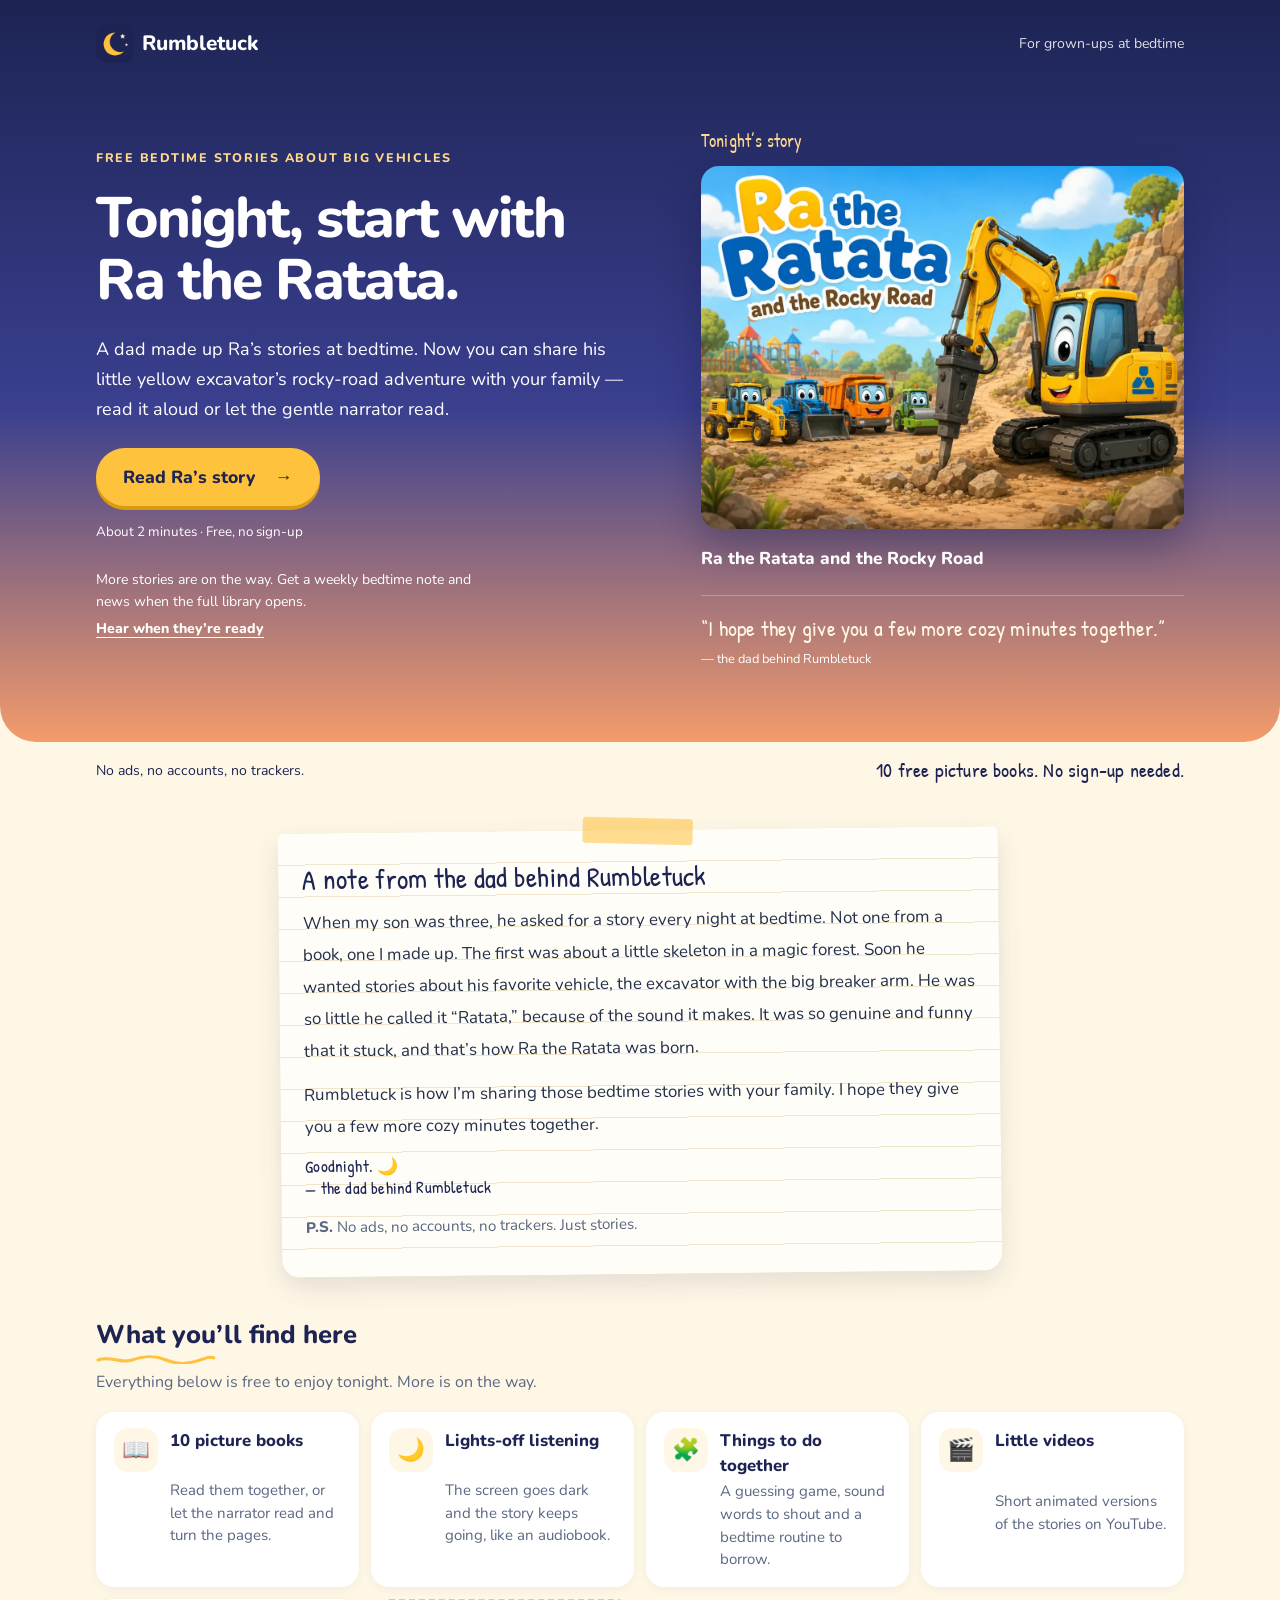
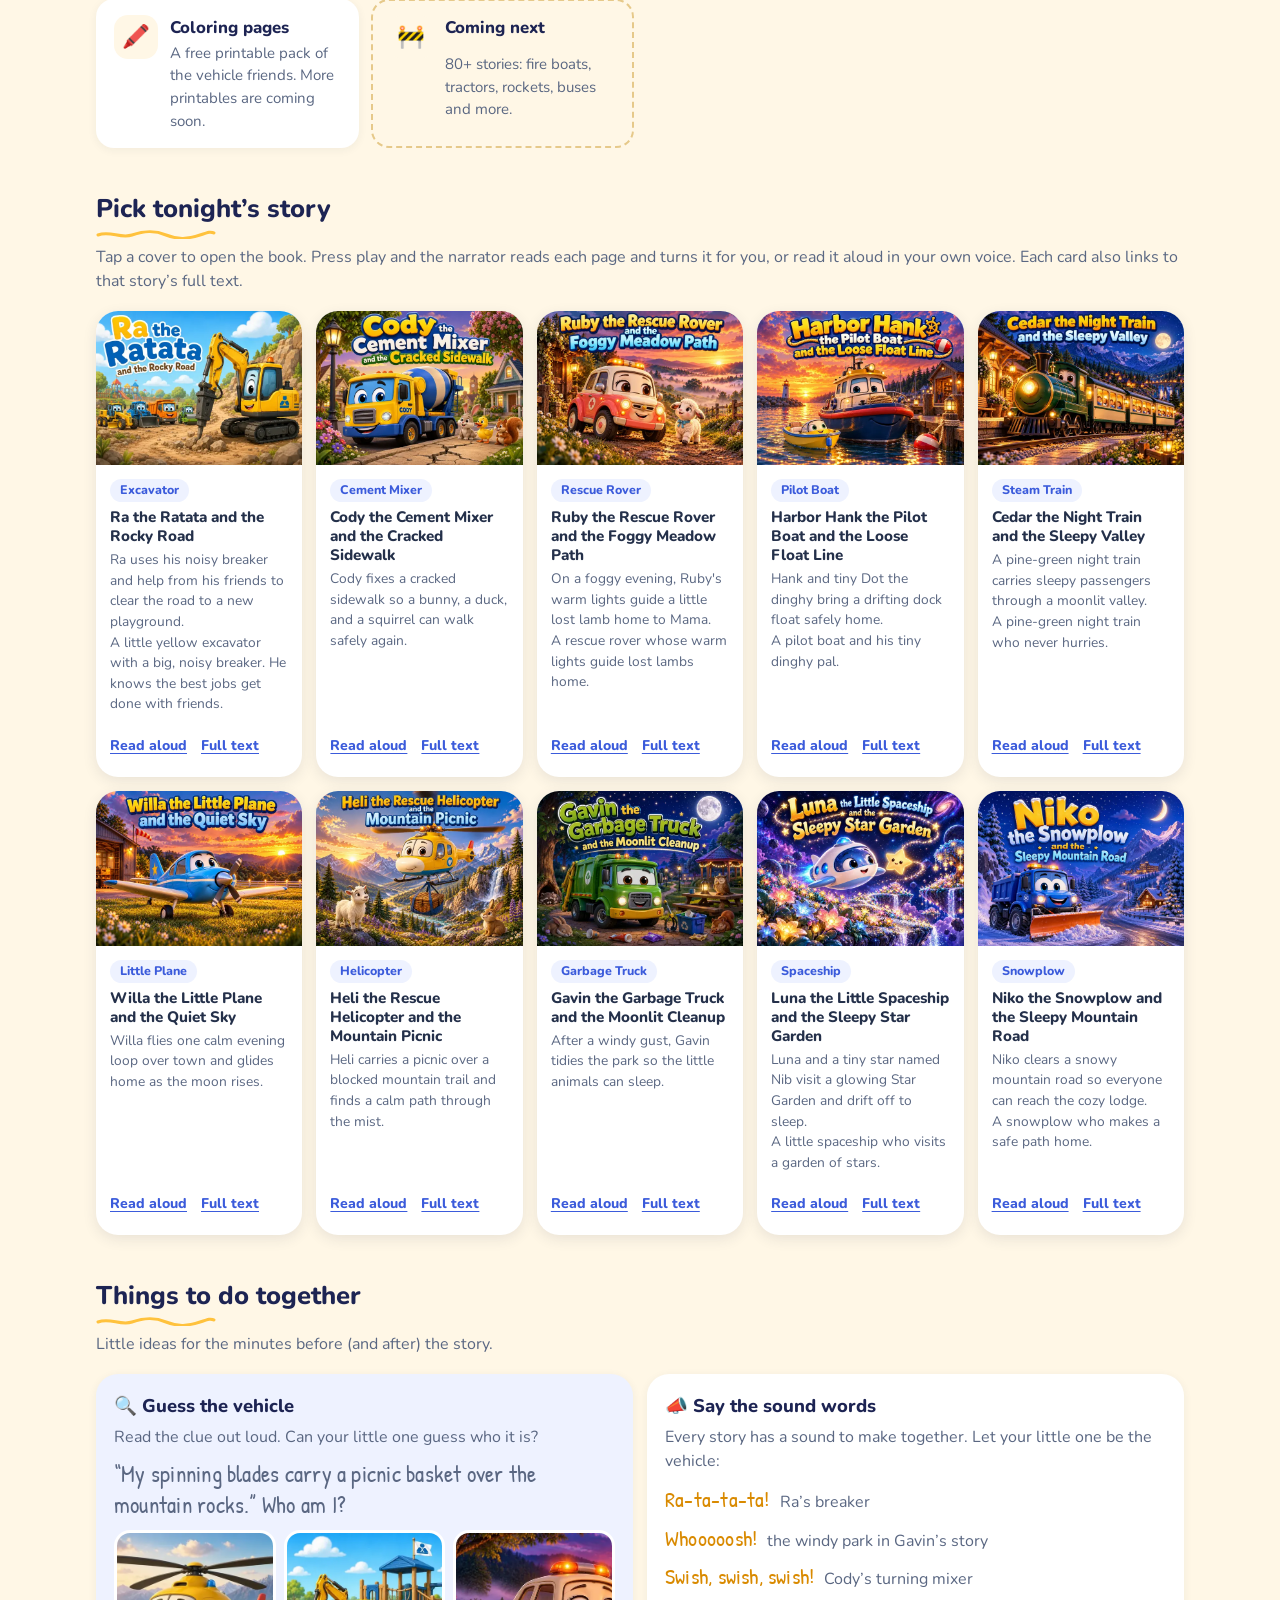
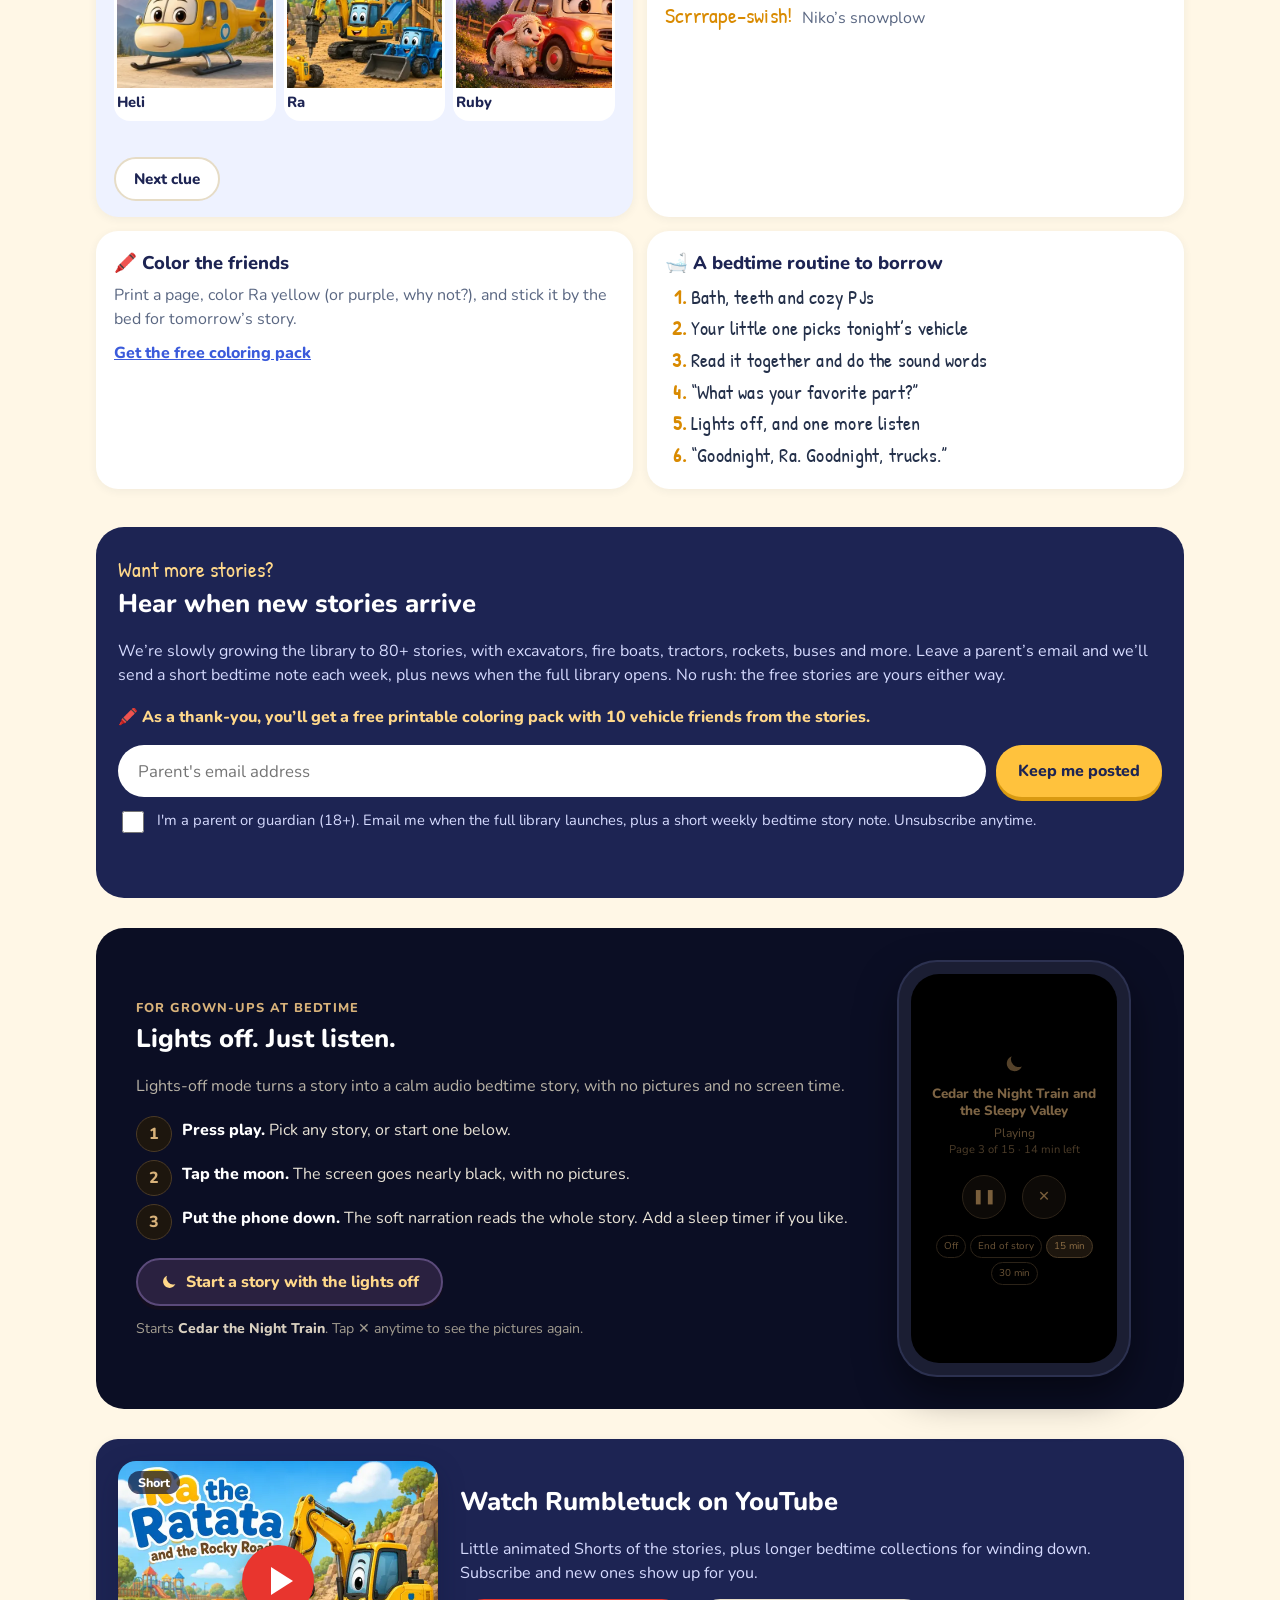
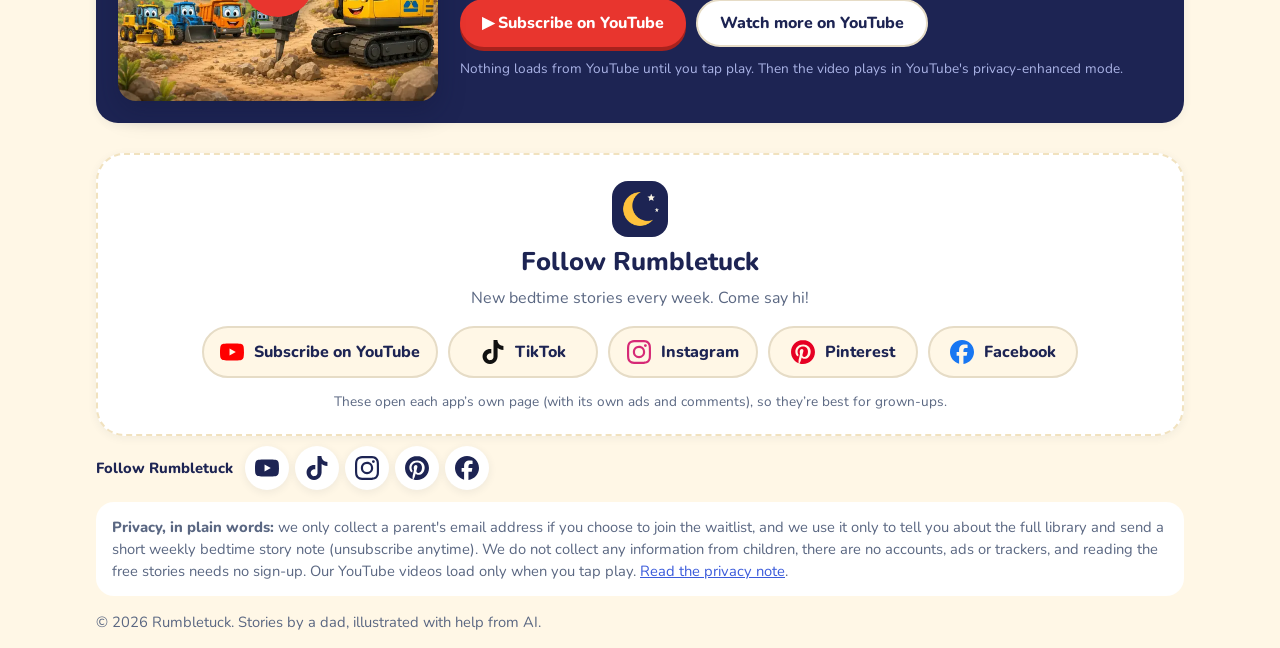
<file: index.html>
<!doctype html>
<html lang="en">
<head>
<meta charset="utf-8">
<meta name="viewport" content="width=device-width, initial-scale=1, viewport-fit=cover">
<title>Free Bedtime Stories for Toddlers About Trucks, Trains &amp; Big Vehicles | Rumbletuck</title>
<meta name="description" content="Free narrated bedtime stories for toddlers ages 2–6 about trucks, construction vehicles, trains, boats and planes. Calm picture books read aloud, with a lights-off listening mode. No sign-up.">
<meta name="theme-color" content="#1d2453">
<meta name="application-name" content="Rumbletuck">
<meta name="apple-mobile-web-app-title" content="Rumbletuck">
<meta property="og:site_name" content="Rumbletuck">
<meta property="og:title" content="Rumbletuck – free bedtime stories about big vehicles">
<meta property="og:description" content="Calm, narrated picture books about trucks, diggers, trains, boats and planes for toddlers ages 2–6. Read or listen free.">
<meta property="og:image" content="https://rumbletuck.com/og-image.jpg">
<meta property="og:url" content="https://rumbletuck.com/">
<meta property="og:type" content="website">
<meta property="og:image:width" content="1200">
<meta property="og:image:height" content="630">
<meta name="twitter:card" content="summary_large_image">
<meta name="twitter:title" content="Rumbletuck – free bedtime stories about big vehicles">
<meta name="twitter:description" content="Calm, narrated picture books about trucks, diggers, trains, boats and planes for toddlers ages 2–6. Read or listen free.">
<meta name="twitter:image" content="https://rumbletuck.com/og-image.jpg">
<link rel="canonical" href="https://rumbletuck.com/">
<link rel="manifest" href="manifest.webmanifest">
<link rel="icon" href="favicon.ico" sizes="any">
<link rel="icon" href="icons/icon-192.png" type="image/png">
<link rel="apple-touch-icon" href="icons/icon-192.png">
<link rel="stylesheet" href="styles.css">
<!-- SEO:JSONLD -->
<script type="application/ld+json">{"@context": "https://schema.org", "@graph": [{"@type": "WebSite", "@id": "https://rumbletuck.com/#website", "name": "Rumbletuck", "url": "https://rumbletuck.com/", "description": "Free illustrated, narrated bedtime stories about trucks, trains, boats and other big vehicles for toddlers ages 2–6.", "inLanguage": "en", "publisher": {"@id": "https://rumbletuck.com/#org"}}, {"@type": "Organization", "@id": "https://rumbletuck.com/#org", "name": "Rumbletuck", "url": "https://rumbletuck.com/", "logo": "https://rumbletuck.com/icons/icon-512.png", "email": "hello@rumbletuck.com", "sameAs": ["https://www.youtube.com/@rumbletuckstories"]}, {"@type": "ItemList", "name": "Free bedtime stories about big vehicles", "itemListElement": [{"@type": "ListItem", "position": 1, "url": "https://rumbletuck.com/story/ra-the-ratata-and-the-rocky-road/", "item": {"@type": "Book", "@id": "https://rumbletuck.com/story/ra-the-ratata-and-the-rocky-road/#book", "name": "Ra the Ratata and the Rocky Road", "url": "https://rumbletuck.com/story/ra-the-ratata-and-the-rocky-road/", "description": "Ra uses his noisy breaker and help from his friends to clear the road to a new playground. A calm, narrated excavator bedtime story for toddlers and preschoolers ages 2–6. Read or listen free.", "image": "https://rumbletuck.com/stories/ra/cover.webp", "inLanguage": "en", "genre": ["Bedtime story", "Children's picture book"], "bookFormat": "https://schema.org/EBook", "numberOfPages": 15, "isAccessibleForFree": true, "typicalAgeRange": "2-6", "audience": {"@type": "PeopleAudience", "suggestedMinAge": 2, "suggestedMaxAge": 6}, "about": "Excavator", "author": {"@id": "https://rumbletuck.com/#org"}, "publisher": {"@id": "https://rumbletuck.com/#org"}}}, {"@type": "ListItem", "position": 2, "url": "https://rumbletuck.com/story/cody-the-cement-mixer-and-the-cracked-sidewalk/", "item": {"@type": "Book", "@id": "https://rumbletuck.com/story/cody-the-cement-mixer-and-the-cracked-sidewalk/#book", "name": "Cody the Cement Mixer and the Cracked Sidewalk", "url": "https://rumbletuck.com/story/cody-the-cement-mixer-and-the-cracked-sidewalk/", "description": "Cody fixes a cracked sidewalk so a bunny, a duck, and a squirrel can walk safely again. A calm, narrated cement mixer bedtime story for toddlers and preschoolers ages 2–6. Read or listen free.", "image": "https://rumbletuck.com/stories/cody/cover.webp", "inLanguage": "en", "genre": ["Bedtime story", "Children's picture book"], "bookFormat": "https://schema.org/EBook", "numberOfPages": 15, "isAccessibleForFree": true, "typicalAgeRange": "2-6", "audience": {"@type": "PeopleAudience", "suggestedMinAge": 2, "suggestedMaxAge": 6}, "about": "Cement Mixer", "author": {"@id": "https://rumbletuck.com/#org"}, "publisher": {"@id": "https://rumbletuck.com/#org"}}}, {"@type": "ListItem", "position": 3, "url": "https://rumbletuck.com/story/ruby-the-rescue-rover-and-the-foggy-meadow-path/", "item": {"@type": "Book", "@id": "https://rumbletuck.com/story/ruby-the-rescue-rover-and-the-foggy-meadow-path/#book", "name": "Ruby the Rescue Rover and the Foggy Meadow Path", "url": "https://rumbletuck.com/story/ruby-the-rescue-rover-and-the-foggy-meadow-path/", "description": "On a foggy evening, Ruby's warm lights guide a little lost lamb home to Mama. A calm, narrated rescue rover bedtime story for toddlers and preschoolers ages 2–6. Read or listen free.", "image": "https://rumbletuck.com/stories/ruby/cover.webp", "inLanguage": "en", "genre": ["Bedtime story", "Children's picture book"], "bookFormat": "https://schema.org/EBook", "numberOfPages": 15, "isAccessibleForFree": true, "typicalAgeRange": "2-6", "audience": {"@type": "PeopleAudience", "suggestedMinAge": 2, "suggestedMaxAge": 6}, "about": "Rescue Rover", "author": {"@id": "https://rumbletuck.com/#org"}, "publisher": {"@id": "https://rumbletuck.com/#org"}}}, {"@type": "ListItem", "position": 4, "url": "https://rumbletuck.com/story/harbor-hank-the-pilot-boat-and-the-loose-float-line/", "item": {"@type": "Book", "@id": "https://rumbletuck.com/story/harbor-hank-the-pilot-boat-and-the-loose-float-line/#book", "name": "Harbor Hank the Pilot Boat and the Loose Float Line", "url": "https://rumbletuck.com/story/harbor-hank-the-pilot-boat-and-the-loose-float-line/", "description": "Hank and tiny Dot the dinghy bring a drifting dock float safely home. A calm, narrated pilot boat bedtime story for toddlers and preschoolers ages 2–6. Read or listen free.", "image": "https://rumbletuck.com/stories/hank/cover.webp", "inLanguage": "en", "genre": ["Bedtime story", "Children's picture book"], "bookFormat": "https://schema.org/EBook", "numberOfPages": 15, "isAccessibleForFree": true, "typicalAgeRange": "2-6", "audience": {"@type": "PeopleAudience", "suggestedMinAge": 2, "suggestedMaxAge": 6}, "about": "Pilot Boat", "author": {"@id": "https://rumbletuck.com/#org"}, "publisher": {"@id": "https://rumbletuck.com/#org"}}}, {"@type": "ListItem", "position": 5, "url": "https://rumbletuck.com/story/cedar-the-night-train-and-the-sleepy-valley/", "item": {"@type": "Book", "@id": "https://rumbletuck.com/story/cedar-the-night-train-and-the-sleepy-valley/#book", "name": "Cedar the Night Train and the Sleepy Valley", "url": "https://rumbletuck.com/story/cedar-the-night-train-and-the-sleepy-valley/", "description": "A pine-green night train carries sleepy passengers through a moonlit valley. A calm, narrated steam train bedtime story for toddlers and preschoolers ages 2–6. Read or listen free.", "image": "https://rumbletuck.com/stories/cedar/cover.webp", "inLanguage": "en", "genre": ["Bedtime story", "Children's picture book"], "bookFormat": "https://schema.org/EBook", "numberOfPages": 15, "isAccessibleForFree": true, "typicalAgeRange": "2-6", "audience": {"@type": "PeopleAudience", "suggestedMinAge": 2, "suggestedMaxAge": 6}, "about": "Steam Train", "author": {"@id": "https://rumbletuck.com/#org"}, "publisher": {"@id": "https://rumbletuck.com/#org"}}}, {"@type": "ListItem", "position": 6, "url": "https://rumbletuck.com/story/willa-the-little-plane-and-the-quiet-sky/", "item": {"@type": "Book", "@id": "https://rumbletuck.com/story/willa-the-little-plane-and-the-quiet-sky/#book", "name": "Willa the Little Plane and the Quiet Sky", "url": "https://rumbletuck.com/story/willa-the-little-plane-and-the-quiet-sky/", "description": "Willa flies one calm evening loop over town and glides home as the moon rises. A calm, narrated little plane bedtime story for toddlers and preschoolers ages 2–6. Read or listen free.", "image": "https://rumbletuck.com/stories/willa/cover.webp", "inLanguage": "en", "genre": ["Bedtime story", "Children's picture book"], "bookFormat": "https://schema.org/EBook", "numberOfPages": 15, "isAccessibleForFree": true, "typicalAgeRange": "2-6", "audience": {"@type": "PeopleAudience", "suggestedMinAge": 2, "suggestedMaxAge": 6}, "about": "Little Plane", "author": {"@id": "https://rumbletuck.com/#org"}, "publisher": {"@id": "https://rumbletuck.com/#org"}}}, {"@type": "ListItem", "position": 7, "url": "https://rumbletuck.com/story/heli-the-rescue-helicopter-and-the-mountain-picnic/", "item": {"@type": "Book", "@id": "https://rumbletuck.com/story/heli-the-rescue-helicopter-and-the-mountain-picnic/#book", "name": "Heli the Rescue Helicopter and the Mountain Picnic", "url": "https://rumbletuck.com/story/heli-the-rescue-helicopter-and-the-mountain-picnic/", "description": "Heli carries a picnic over a blocked mountain trail and finds a calm path through the mist. A calm, narrated helicopter bedtime story for toddlers and preschoolers ages 2–6. Read or listen free.", "image": "https://rumbletuck.com/stories/heli/cover.webp", "inLanguage": "en", "genre": ["Bedtime story", "Children's picture book"], "bookFormat": "https://schema.org/EBook", "numberOfPages": 15, "isAccessibleForFree": true, "typicalAgeRange": "2-6", "audience": {"@type": "PeopleAudience", "suggestedMinAge": 2, "suggestedMaxAge": 6}, "about": "Helicopter", "author": {"@id": "https://rumbletuck.com/#org"}, "publisher": {"@id": "https://rumbletuck.com/#org"}}}, {"@type": "ListItem", "position": 8, "url": "https://rumbletuck.com/story/gavin-the-garbage-truck-and-the-moonlit-cleanup/", "item": {"@type": "Book", "@id": "https://rumbletuck.com/story/gavin-the-garbage-truck-and-the-moonlit-cleanup/#book", "name": "Gavin the Garbage Truck and the Moonlit Cleanup", "url": "https://rumbletuck.com/story/gavin-the-garbage-truck-and-the-moonlit-cleanup/", "description": "After a windy gust, Gavin tidies the park so the little animals can sleep. A calm, narrated garbage truck bedtime story for toddlers and preschoolers ages 2–6. Read or listen free.", "image": "https://rumbletuck.com/stories/gavin/cover.webp", "inLanguage": "en", "genre": ["Bedtime story", "Children's picture book"], "bookFormat": "https://schema.org/EBook", "numberOfPages": 15, "isAccessibleForFree": true, "typicalAgeRange": "2-6", "audience": {"@type": "PeopleAudience", "suggestedMinAge": 2, "suggestedMaxAge": 6}, "about": "Garbage Truck", "author": {"@id": "https://rumbletuck.com/#org"}, "publisher": {"@id": "https://rumbletuck.com/#org"}}}, {"@type": "ListItem", "position": 9, "url": "https://rumbletuck.com/story/luna-the-little-spaceship-and-the-sleepy-star-garden/", "item": {"@type": "Book", "@id": "https://rumbletuck.com/story/luna-the-little-spaceship-and-the-sleepy-star-garden/#book", "name": "Luna the Little Spaceship and the Sleepy Star Garden", "url": "https://rumbletuck.com/story/luna-the-little-spaceship-and-the-sleepy-star-garden/", "description": "Luna and a tiny star named Nib visit a glowing Star Garden and drift off to sleep. A calm, narrated spaceship bedtime story for toddlers and preschoolers ages 2–6. Read or listen free.", "image": "https://rumbletuck.com/stories/luna/cover.webp", "inLanguage": "en", "genre": ["Bedtime story", "Children's picture book"], "bookFormat": "https://schema.org/EBook", "numberOfPages": 15, "isAccessibleForFree": true, "typicalAgeRange": "2-6", "audience": {"@type": "PeopleAudience", "suggestedMinAge": 2, "suggestedMaxAge": 6}, "about": "Spaceship", "author": {"@id": "https://rumbletuck.com/#org"}, "publisher": {"@id": "https://rumbletuck.com/#org"}}}, {"@type": "ListItem", "position": 10, "url": "https://rumbletuck.com/story/niko-the-snowplow-and-the-sleepy-mountain-road/", "item": {"@type": "Book", "@id": "https://rumbletuck.com/story/niko-the-snowplow-and-the-sleepy-mountain-road/#book", "name": "Niko the Snowplow and the Sleepy Mountain Road", "url": "https://rumbletuck.com/story/niko-the-snowplow-and-the-sleepy-mountain-road/", "description": "Niko clears a snowy mountain road so everyone can reach the cozy lodge. A calm, narrated snowplow bedtime story for toddlers and preschoolers ages 2–6. Read or listen free.", "image": "https://rumbletuck.com/stories/niko/cover.webp", "inLanguage": "en", "genre": ["Bedtime story", "Children's picture book"], "bookFormat": "https://schema.org/EBook", "numberOfPages": 15, "isAccessibleForFree": true, "typicalAgeRange": "2-6", "audience": {"@type": "PeopleAudience", "suggestedMinAge": 2, "suggestedMaxAge": 6}, "about": "Snowplow", "author": {"@id": "https://rumbletuck.com/#org"}, "publisher": {"@id": "https://rumbletuck.com/#org"}}}]}]}</script>
<!-- /SEO:JSONLD -->
</head>
<body class="home">
<a class="skip" href="#stories">Skip to the stories</a>
<header class="hero">
  <div class="wrap">
    <div class="topbar">
      <a class="brand" href="./"><img class="brand-moon" src="icons/icon-192.png" width="38" height="38" alt=""><span data-site-name>Rumbletuck</span></a>
      <span class="header-note">For grown-ups at bedtime</span>
    </div>
    <div class="hero-grid" id="tonight">
      <div class="hero-copy">
        <p class="eyebrow">Free bedtime stories about big vehicles</p>
        <h1>Tonight, start with<br>Ra the Ratata.</h1>
        <p class="lead">A dad made up Ra’s stories at bedtime. Now you can share his little yellow excavator’s rocky-road adventure with your family — read it aloud or let the gentle narrator read.</p>
        <a class="btn btn-primary hero-cta" href="read.html?s=ra">Read Ra’s story <span aria-hidden="true">→</span></a>
        <p class="story-meta">About 2 minutes · Free, no sign-up</p>
        <p class="quiet">More stories are on the way. Get a weekly bedtime note and news when the full library opens.<br><a href="#waitlist">Hear when they’re ready</a></p>
      </div>
      <figure class="book">
        <p class="book-label hand">Tonight’s story</p>
        <img src="stories/ra/cover.webp" width="1200" height="900" alt="Ra the Ratata and the Rocky Road, a picture book about a yellow excavator with a breaker" fetchpriority="high">
        <figcaption>Ra the Ratata and the Rocky Road</figcaption>
        <div class="dad-support">
          <p class="hand">“I hope they give you a few more cozy minutes together.”</p>
          <cite>— the dad behind Rumbletuck</cite>
        </div>
      </figure>
    </div>
  </div>
</header>
<div class="wrap trust">
  <p>No ads, no accounts, no trackers.</p>
  <p class="hand">10 free picture books. No sign-up needed.</p>
</div>

<main class="wrap" id="main">
  <section class="note" id="our-story" aria-labelledby="note-h">
    <div class="note-paper">
      <h2 id="note-h" class="hand">A note from the dad behind Rumbletuck</h2>
      <p>When my son was three, he asked for a story every night at bedtime. Not one from a book, one I made up. The first was about a little skeleton in a magic forest. Soon he wanted stories about his favorite vehicle, the excavator with the big breaker arm. He was so little he called it “Ratata,” because of the sound it makes. It was so genuine and funny that it stuck, and that’s how Ra the Ratata was born.</p>
      <p>Rumbletuck is how I’m sharing those bedtime stories with your family. I hope they give you a few more cozy minutes together.</p>
      <p class="hand note-sign">Goodnight. 🌙<br>— the dad behind Rumbletuck</p>
      <p class="note-ps"><b>P.S.</b> No ads, no accounts, no trackers. Just stories.</p>
    </div>
  </section>

  <section class="whats-here" aria-labelledby="here-h">
    <h2 id="here-h">What you’ll find here</h2>
    <p class="sub">Everything below is free to enjoy tonight. More is on the way.</p>
    <ul class="here-list">
      <li><a href="#stories"><span class="here-ico" aria-hidden="true">📖</span><b>10 picture books</b><span>Read them together, or let the narrator read and turn the pages.</span></a></li>
      <li><a href="#lights-off"><span class="here-ico" aria-hidden="true">🌙</span><b>Lights-off listening</b><span>The screen goes dark and the story keeps going, like an audiobook.</span></a></li>
      <li><a href="#together"><span class="here-ico" aria-hidden="true">🧩</span><b>Things to do together</b><span>A guessing game, sound words to shout and a bedtime routine to borrow.</span></a></li>
      <li><a href="#youtube"><span class="here-ico" aria-hidden="true">🎬</span><b>Little videos</b><span>Short animated versions of the stories on YouTube.</span></a></li>
      <li><a href="#waitlist"><span class="here-ico" aria-hidden="true">🖍️</span><b>Coloring pages</b><span>A free printable pack of the vehicle friends. More printables are coming soon.</span></a></li>
      <li class="here-soon"><a href="#waitlist"><span class="here-ico" aria-hidden="true">🚧</span><b>Coming next</b><span><span data-full-count>80+</span> stories: fire boats, tractors, rockets, buses and more.</span></a></li>
    </ul>
  </section>

  <section id="stories">
    <h2>Pick tonight’s story</h2>
    <p class="sub">Tap a cover to open the book. Press play and the narrator reads each page and turns it for you, or read it aloud in your own voice. Each card also links to that story’s full text.</p>
    <div class="grid" id="story-grid">
<!-- SEO:GRID -->
      <article class="card"><a class="card-main" href="read.html?s=ra" aria-label="Read Ra the Ratata and the Rocky Road"><img src="stories/ra/thumb.webp" width="640" height="480" loading="lazy" alt="Cover of Ra the Ratata and the Rocky Road"><div class="body"><span class="tag">Excavator</span><h3>Ra the Ratata and the Rocky Road</h3><p>Ra uses his noisy breaker and help from his friends to clear the road to a new playground.</p><p class="card-who">A little yellow excavator with a big, noisy breaker. He knows the best jobs get done with friends.</p></div></a><div class="card-actions"><a href="read.html?s=ra">Read aloud</a><a href="/story/ra-the-ratata-and-the-rocky-road/">Full text</a></div></article>
      <article class="card"><a class="card-main" href="read.html?s=cody" aria-label="Read Cody the Cement Mixer and the Cracked Sidewalk"><img src="stories/cody/thumb.webp" width="640" height="480" loading="lazy" alt="Cover of Cody the Cement Mixer and the Cracked Sidewalk"><div class="body"><span class="tag">Cement Mixer</span><h3>Cody the Cement Mixer and the Cracked Sidewalk</h3><p>Cody fixes a cracked sidewalk so a bunny, a duck, and a squirrel can walk safely again.</p></div></a><div class="card-actions"><a href="read.html?s=cody">Read aloud</a><a href="/story/cody-the-cement-mixer-and-the-cracked-sidewalk/">Full text</a></div></article>
      <article class="card"><a class="card-main" href="read.html?s=ruby" aria-label="Read Ruby the Rescue Rover and the Foggy Meadow Path"><img src="stories/ruby/thumb.webp" width="640" height="480" loading="lazy" alt="Cover of Ruby the Rescue Rover and the Foggy Meadow Path"><div class="body"><span class="tag">Rescue Rover</span><h3>Ruby the Rescue Rover and the Foggy Meadow Path</h3><p>On a foggy evening, Ruby&#x27;s warm lights guide a little lost lamb home to Mama.</p><p class="card-who">A rescue rover whose warm lights guide lost lambs home.</p></div></a><div class="card-actions"><a href="read.html?s=ruby">Read aloud</a><a href="/story/ruby-the-rescue-rover-and-the-foggy-meadow-path/">Full text</a></div></article>
      <article class="card"><a class="card-main" href="read.html?s=hank" aria-label="Read Harbor Hank the Pilot Boat and the Loose Float Line"><img src="stories/hank/thumb.webp" width="640" height="480" loading="lazy" alt="Cover of Harbor Hank the Pilot Boat and the Loose Float Line"><div class="body"><span class="tag">Pilot Boat</span><h3>Harbor Hank the Pilot Boat and the Loose Float Line</h3><p>Hank and tiny Dot the dinghy bring a drifting dock float safely home.</p><p class="card-who">A pilot boat and his tiny dinghy pal.</p></div></a><div class="card-actions"><a href="read.html?s=hank">Read aloud</a><a href="/story/harbor-hank-the-pilot-boat-and-the-loose-float-line/">Full text</a></div></article>
      <article class="card"><a class="card-main" href="read.html?s=cedar" aria-label="Read Cedar the Night Train and the Sleepy Valley"><img src="stories/cedar/thumb.webp" width="640" height="480" loading="lazy" alt="Cover of Cedar the Night Train and the Sleepy Valley"><div class="body"><span class="tag">Steam Train</span><h3>Cedar the Night Train and the Sleepy Valley</h3><p>A pine-green night train carries sleepy passengers through a moonlit valley.</p><p class="card-who">A pine-green night train who never hurries.</p></div></a><div class="card-actions"><a href="read.html?s=cedar">Read aloud</a><a href="/story/cedar-the-night-train-and-the-sleepy-valley/">Full text</a></div></article>
      <article class="card"><a class="card-main" href="read.html?s=willa" aria-label="Read Willa the Little Plane and the Quiet Sky"><img src="stories/willa/thumb.webp" width="640" height="480" loading="lazy" alt="Cover of Willa the Little Plane and the Quiet Sky"><div class="body"><span class="tag">Little Plane</span><h3>Willa the Little Plane and the Quiet Sky</h3><p>Willa flies one calm evening loop over town and glides home as the moon rises.</p></div></a><div class="card-actions"><a href="read.html?s=willa">Read aloud</a><a href="/story/willa-the-little-plane-and-the-quiet-sky/">Full text</a></div></article>
      <article class="card"><a class="card-main" href="read.html?s=heli" aria-label="Read Heli the Rescue Helicopter and the Mountain Picnic"><img src="stories/heli/thumb.webp" width="640" height="480" loading="lazy" alt="Cover of Heli the Rescue Helicopter and the Mountain Picnic"><div class="body"><span class="tag">Helicopter</span><h3>Heli the Rescue Helicopter and the Mountain Picnic</h3><p>Heli carries a picnic over a blocked mountain trail and finds a calm path through the mist.</p></div></a><div class="card-actions"><a href="read.html?s=heli">Read aloud</a><a href="/story/heli-the-rescue-helicopter-and-the-mountain-picnic/">Full text</a></div></article>
      <article class="card"><a class="card-main" href="read.html?s=gavin" aria-label="Read Gavin the Garbage Truck and the Moonlit Cleanup"><img src="stories/gavin/thumb.webp" width="640" height="480" loading="lazy" alt="Cover of Gavin the Garbage Truck and the Moonlit Cleanup"><div class="body"><span class="tag">Garbage Truck</span><h3>Gavin the Garbage Truck and the Moonlit Cleanup</h3><p>After a windy gust, Gavin tidies the park so the little animals can sleep.</p></div></a><div class="card-actions"><a href="read.html?s=gavin">Read aloud</a><a href="/story/gavin-the-garbage-truck-and-the-moonlit-cleanup/">Full text</a></div></article>
      <article class="card"><a class="card-main" href="read.html?s=luna" aria-label="Read Luna the Little Spaceship and the Sleepy Star Garden"><img src="stories/luna/thumb.webp" width="640" height="480" loading="lazy" alt="Cover of Luna the Little Spaceship and the Sleepy Star Garden"><div class="body"><span class="tag">Spaceship</span><h3>Luna the Little Spaceship and the Sleepy Star Garden</h3><p>Luna and a tiny star named Nib visit a glowing Star Garden and drift off to sleep.</p><p class="card-who">A little spaceship who visits a garden of stars.</p></div></a><div class="card-actions"><a href="read.html?s=luna">Read aloud</a><a href="/story/luna-the-little-spaceship-and-the-sleepy-star-garden/">Full text</a></div></article>
      <article class="card"><a class="card-main" href="read.html?s=niko" aria-label="Read Niko the Snowplow and the Sleepy Mountain Road"><img src="stories/niko/thumb.webp" width="640" height="480" loading="lazy" alt="Cover of Niko the Snowplow and the Sleepy Mountain Road"><div class="body"><span class="tag">Snowplow</span><h3>Niko the Snowplow and the Sleepy Mountain Road</h3><p>Niko clears a snowy mountain road so everyone can reach the cozy lodge.</p><p class="card-who">A snowplow who makes a safe path home.</p></div></a><div class="card-actions"><a href="read.html?s=niko">Read aloud</a><a href="/story/niko-the-snowplow-and-the-sleepy-mountain-road/">Full text</a></div></article>
<!-- /SEO:GRID -->
    </div>
  </section>

  <section class="together" id="together" aria-labelledby="together-h">
    <h2 id="together-h">Things to do together</h2>
    <p class="sub">Little ideas for the minutes before (and after) the story.</p>
    <div class="together-grid">
      <div class="do do-game" id="guess">
        <h3><span aria-hidden="true">🔍</span> Guess the vehicle</h3>
        <p class="do-hint">Read the clue out loud. Can your little one guess who it is?</p>
        <div class="game" data-game hidden>
          <p class="game-clue hand" data-clue></p>
          <div class="game-choices" data-choices role="group" aria-label="Choose a vehicle"></div>
          <p class="game-result" data-result role="status" aria-live="polite"></p>
          <button class="btn btn-ghost btn-sm" type="button" data-next>Next clue</button>
        </div>
        <noscript><p>Clue: “I go ra-ta-ta-ta and break big rocks into little ones.” Who am I? (It’s Ra the Ratata!)</p></noscript>
      </div>
      <div class="do">
        <h3><span aria-hidden="true">📣</span> Say the sound words</h3>
        <p>Every story has a sound to make together. Let your little one be the vehicle:</p>
        <ul class="sounds">
          <li><span class="hand">Ra-ta-ta-ta!</span> Ra’s breaker</li>
          <li><span class="hand">Whooooosh!</span> the windy park in Gavin’s story</li>
          <li><span class="hand">Swish, swish, swish!</span> Cody’s turning mixer</li>
          <li><span class="hand">Scrrrape–swish!</span> Niko’s snowplow</li>
        </ul>
      </div>
      <div class="do">
        <h3><span aria-hidden="true">🖍️</span> Color the friends</h3>
        <p>Print a page, color Ra yellow (or purple, why not?), and stick it by the bed for tomorrow’s story.</p>
        <p><a class="do-link" href="#waitlist">Get the free coloring pack</a></p>
      </div>
      <div class="do do-routine">
        <h3><span aria-hidden="true">🛁</span> A bedtime routine to borrow</h3>
        <ol class="routine hand">
          <li>Bath, teeth and cozy PJs</li>
          <li>Your little one picks tonight’s vehicle</li>
          <li>Read it together and do the sound words</li>
          <li>“What was your favorite part?”</li>
          <li>Lights off, and one more listen</li>
          <li>“Goodnight, Ra. Goodnight, trucks.”</li>
        </ol>
      </div>
    </div>
  </section>

  <section id="waitlist" class="waitlist">
    <p class="wl-kicker hand">Want more stories?</p>
    <h2>Hear when new stories arrive</h2>
    <p class="sub">We’re slowly growing the library to <span data-full-count>80+</span> stories, with excavators, fire boats, tractors, rockets, buses and more. Leave a parent’s email and we’ll send a short bedtime note each week, plus news when the full library opens. No rush: the free stories are yours either way.</p>
    <p class="wl-gift">🖍️ As a thank-you, you’ll get a free printable coloring pack with 10 vehicle friends from the stories.</p>
    <form id="wl-form" class="wl-form" name="waitlist" method="POST" data-netlify="true" netlify-honeypot="company" novalidate>
      <input type="hidden" name="form-name" value="waitlist">
      <label class="sr" for="wl-email">Parent's email</label>
      <input id="wl-email" type="email" name="email" placeholder="Parent's email address" autocomplete="email" required>
      <input class="hp" type="text" name="company" tabindex="-1" autocomplete="off" aria-hidden="true">
      <button class="btn btn-primary" type="submit">Keep me posted</button>
    </form>
    <label class="wl-consent"><input type="checkbox" id="wl-consent"> I'm a parent or guardian (18+). Email me when the full library launches, plus a short weekly bedtime story note. Unsubscribe anytime.</label>
    <p class="wl-status" id="wl-status" role="status" aria-live="polite"></p>
  </section>

  <section class="lights" id="lights-off" aria-labelledby="lights-h">
    <div class="lights-copy">
      <p class="wl-kicker">For grown-ups at bedtime</p>
      <h2 id="lights-h">Lights off. Just listen.</h2>
      <p class="sub">Lights-off mode turns a story into a calm audio bedtime story, with no pictures and no screen time.</p>
      <ol class="lights-steps">
        <li><b>Press play.</b> Pick any story, or start one below.</li>
        <li><b>Tap the moon.</b> The screen goes nearly black, with no pictures.</li>
        <li><b>Put the phone down.</b> The soft narration reads the whole story. Add a sleep timer if you like.</li>
      </ol>
      <div class="cta-row">
        <a class="btn btn-lights" href="read.html?s=cedar&amp;lo=1"><svg viewBox="0 0 24 24" width="18" height="18" aria-hidden="true" focusable="false"><path fill="currentColor" d="M20.5 14.6A8.5 8.5 0 0 1 9.4 3.5a8.5 8.5 0 1 0 11.1 11.1z"/></svg>Start a story with the lights off</a>
      </div>
      <p class="lights-note">Starts <b>Cedar the Night Train</b>. Tap ✕ anytime to see the pictures again.</p>
    </div>
    <div class="phone" aria-hidden="true">
      <div class="phone-screen">
        <svg class="lo-moon" viewBox="0 0 24 24" width="22" height="22" focusable="false"><path fill="currentColor" d="M20.5 14.6A8.5 8.5 0 0 1 9.4 3.5a8.5 8.5 0 1 0 11.1 11.1z"/></svg>
        <p class="lo-title">Cedar the Night Train and the Sleepy Valley</p>
        <p class="lo-status">Playing</p>
        <p class="lo-sub">Page 3 of 15 · 14 min left</p>
        <div class="lo-ctrls"><span class="lo-btn">❚❚</span><span class="lo-btn">✕</span></div>
        <div class="phone-timer"><span>Off</span><span>End of story</span><span class="on">15 min</span><span>30 min</span></div>
      </div>
    </div>
  </section>

<!-- SEO:YOUTUBE -->
  <section class="yt-block yt-home" id="youtube">
    <div class="yt-frame"><button class="yt-poster" type="button" data-yt="lnoPBUjI6tE" data-title="Ra – Rumbletuck Short" aria-label="Play the Ra video"><img src="stories/ra/thumb.webp" alt="" width="640" height="480" loading="lazy"><span class="yt-pill">Short</span><span class="yt-play" aria-hidden="true"></span></button></div>
    <div class="yt-copy"><h2>Watch Rumbletuck on YouTube</h2><p class="sub">Little animated Shorts of the stories, plus longer bedtime collections for winding down. Subscribe and new ones show up for you.</p><div class="cta-row"><a class="btn btn-yt" href="https://www.youtube.com/@rumbletuckstories?sub_confirmation=1" target="_blank" rel="noopener">▶ Subscribe on YouTube</a><a class="btn btn-ghost" href="https://www.youtube.com/@rumbletuckstories" target="_blank" rel="noopener">Watch more on YouTube</a></div><p class="yt-note">Nothing loads from YouTube until you tap play. Then the video plays in YouTube's privacy-enhanced mode.</p></div>
  </section>
<!-- /SEO:YOUTUBE -->

<!-- SEO:FOLLOW -->
  <section class="follow" id="follow" aria-labelledby="follow-h">
    <img class="follow-moon" src="icons/icon-192.png" width="64" height="64" alt="" loading="lazy">
    <h2 id="follow-h">Follow Rumbletuck</h2>
    <p class="sub">New bedtime stories every week. Come say hi!</p>
    <ul class="follow-list">
      <li><a class="follow-link" href="https://www.youtube.com/@rumbletuckstories?sub_confirmation=1" target="_blank" rel="noopener" style="--brand:#ff0000" aria-label="YouTube: Rumbletuck on YouTube (opens in a new tab)"><svg class="si" aria-hidden="true" focusable="false" width="24" height="24"><use href="/icons/social.svg#yt"></use></svg><span>Subscribe on YouTube</span></a></li>
      <li><a class="follow-link" href="https://www.tiktok.com/@rumbletuckstories" target="_blank" rel="noopener" style="--brand:#111111" aria-label="TikTok: Rumbletuck on TikTok (opens in a new tab)"><svg class="si" aria-hidden="true" focusable="false" width="24" height="24"><use href="/icons/social.svg#tt"></use></svg><span>TikTok</span></a></li>
      <li><a class="follow-link" href="https://www.instagram.com/rumbletuckstories1/" target="_blank" rel="noopener" style="--brand:#d62976" aria-label="Instagram: Rumbletuck on Instagram (opens in a new tab)"><svg class="si" aria-hidden="true" focusable="false" width="24" height="24"><use href="/icons/social.svg#ig"></use></svg><span>Instagram</span></a></li>
      <li><a class="follow-link" href="https://www.pinterest.com/rumbletuckstories/" target="_blank" rel="noopener" style="--brand:#e60023" aria-label="Pinterest: Rumbletuck on Pinterest (opens in a new tab)"><svg class="si" aria-hidden="true" focusable="false" width="24" height="24"><use href="/icons/social.svg#pin"></use></svg><span>Pinterest</span></a></li>
      <li><a class="follow-link" href="https://www.facebook.com/Rumbletuckstories" target="_blank" rel="noopener" style="--brand:#1877f2" aria-label="Facebook: Rumbletuck on Facebook (opens in a new tab)"><svg class="si" aria-hidden="true" focusable="false" width="24" height="24"><use href="/icons/social.svg#fb"></use></svg><span>Facebook</span></a></li>
    </ul>
    <p class="follow-note">These open each app’s own page (with its own ads and comments), so they’re best for grown-ups.</p>
  </section>
<!-- /SEO:FOLLOW -->
</main>

<footer class="wrap">
<!-- SEO:FOOTERYT -->
<nav class="footer-social" aria-label="Follow Rumbletuck"><span>Follow Rumbletuck</span><span class="fs-icons"><a href="https://www.youtube.com/@rumbletuckstories?sub_confirmation=1" target="_blank" rel="noopener" aria-label="Rumbletuck on YouTube (opens in a new tab)" title="YouTube"><svg class="si" aria-hidden="true" focusable="false" width="24" height="24"><use href="/icons/social.svg#yt"></use></svg></a><a href="https://www.tiktok.com/@rumbletuckstories" target="_blank" rel="noopener" aria-label="Rumbletuck on TikTok (opens in a new tab)" title="TikTok"><svg class="si" aria-hidden="true" focusable="false" width="24" height="24"><use href="/icons/social.svg#tt"></use></svg></a><a href="https://www.instagram.com/rumbletuckstories1/" target="_blank" rel="noopener" aria-label="Rumbletuck on Instagram (opens in a new tab)" title="Instagram"><svg class="si" aria-hidden="true" focusable="false" width="24" height="24"><use href="/icons/social.svg#ig"></use></svg></a><a href="https://www.pinterest.com/rumbletuckstories/" target="_blank" rel="noopener" aria-label="Rumbletuck on Pinterest (opens in a new tab)" title="Pinterest"><svg class="si" aria-hidden="true" focusable="false" width="24" height="24"><use href="/icons/social.svg#pin"></use></svg></a><a href="https://www.facebook.com/Rumbletuckstories" target="_blank" rel="noopener" aria-label="Rumbletuck on Facebook (opens in a new tab)" title="Facebook"><svg class="si" aria-hidden="true" focusable="false" width="24" height="24"><use href="/icons/social.svg#fb"></use></svg></a></span></nav>
<!-- /SEO:FOOTERYT -->
  <div class="privacy"><b>Privacy, in plain words:</b> we only collect a parent's email address if you choose to join the waitlist, and we use it only to tell you about the full library and send a short weekly bedtime story note (unsubscribe anytime). We do not collect any information from children, there are no accounts, ads or trackers, and reading the free stories needs no sign-up. Our YouTube videos load only when you tap play. <a href="privacy.html">Read the privacy note</a>.</div>
  <p>© <span id="yr"></span> <span data-site-name>Rumbletuck</span>. Stories by a dad, illustrated with help from AI.</p>
</footer>

<script src="config.js"></script>
<script src="stories.js"></script>
<script src="home.js"></script>
<script src="yt.js" defer></script>
<script src="together.js" defer></script>
</body>
</html>
</file>
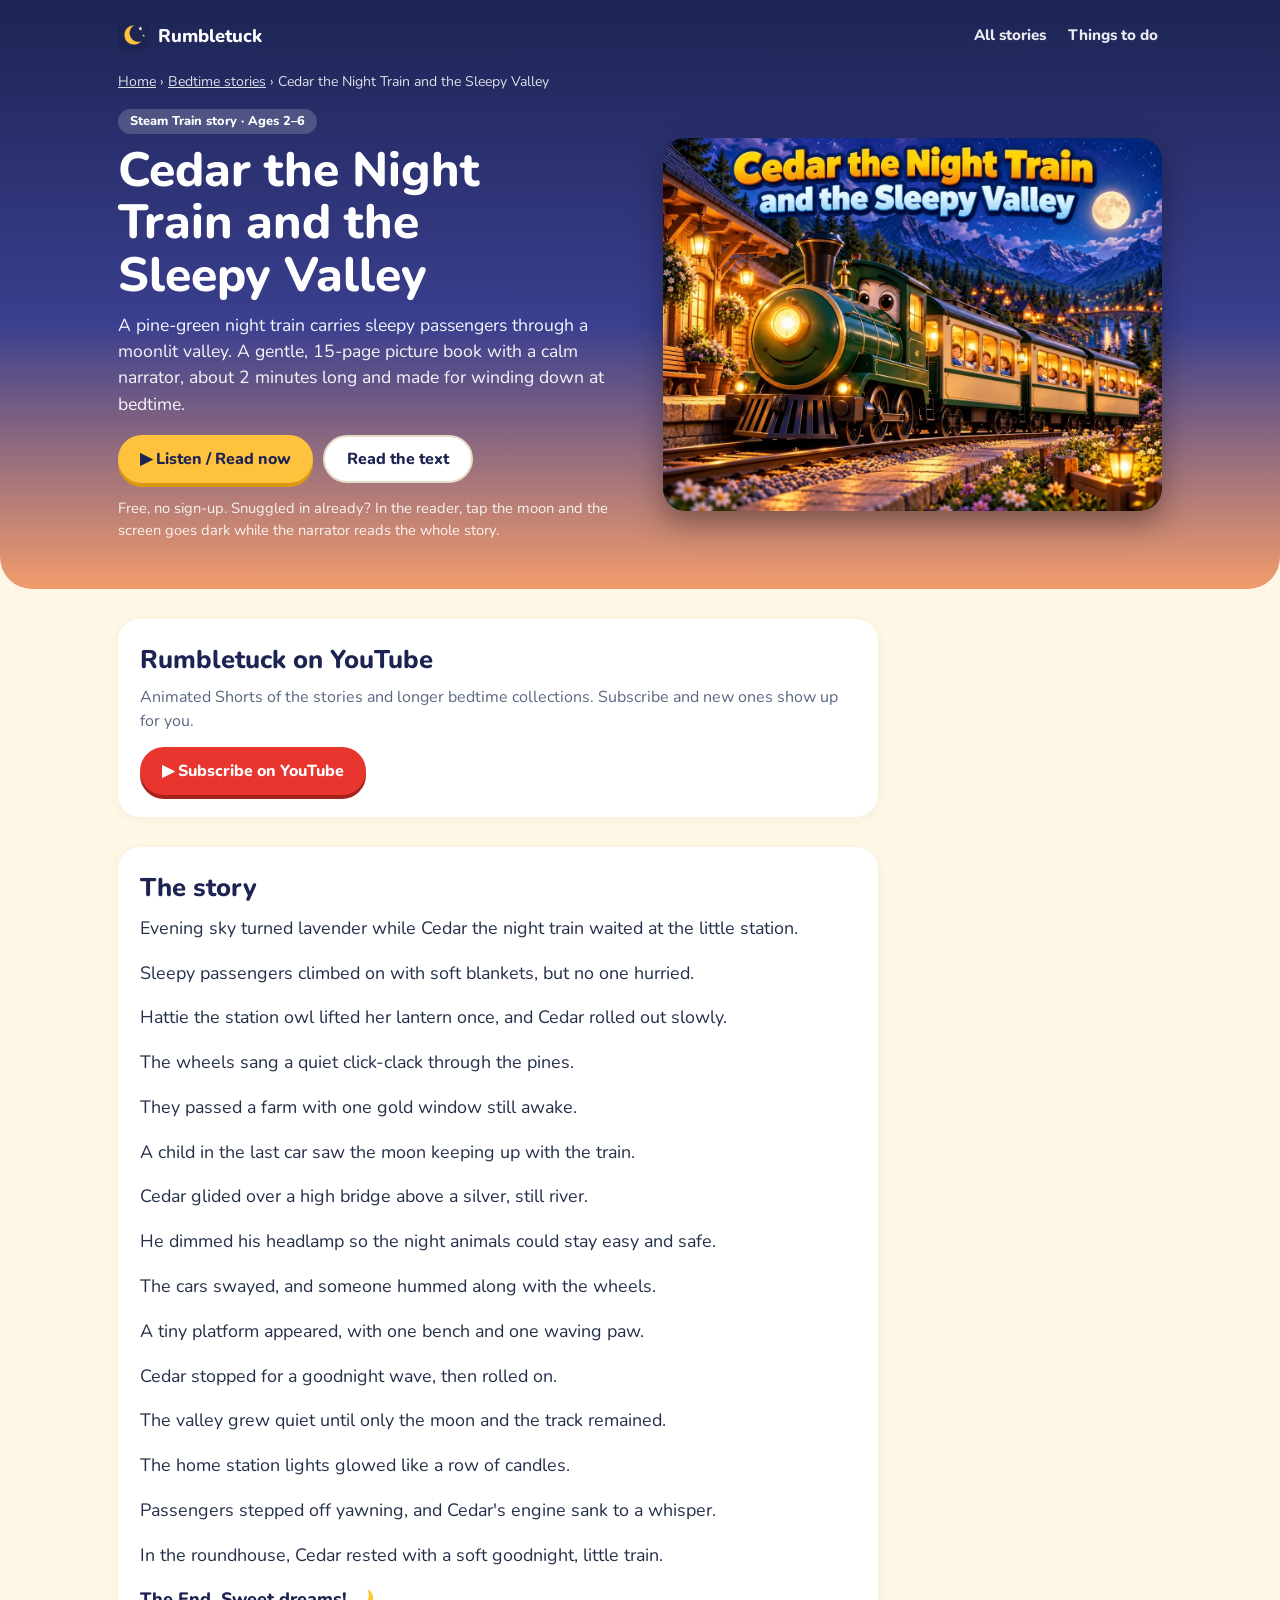
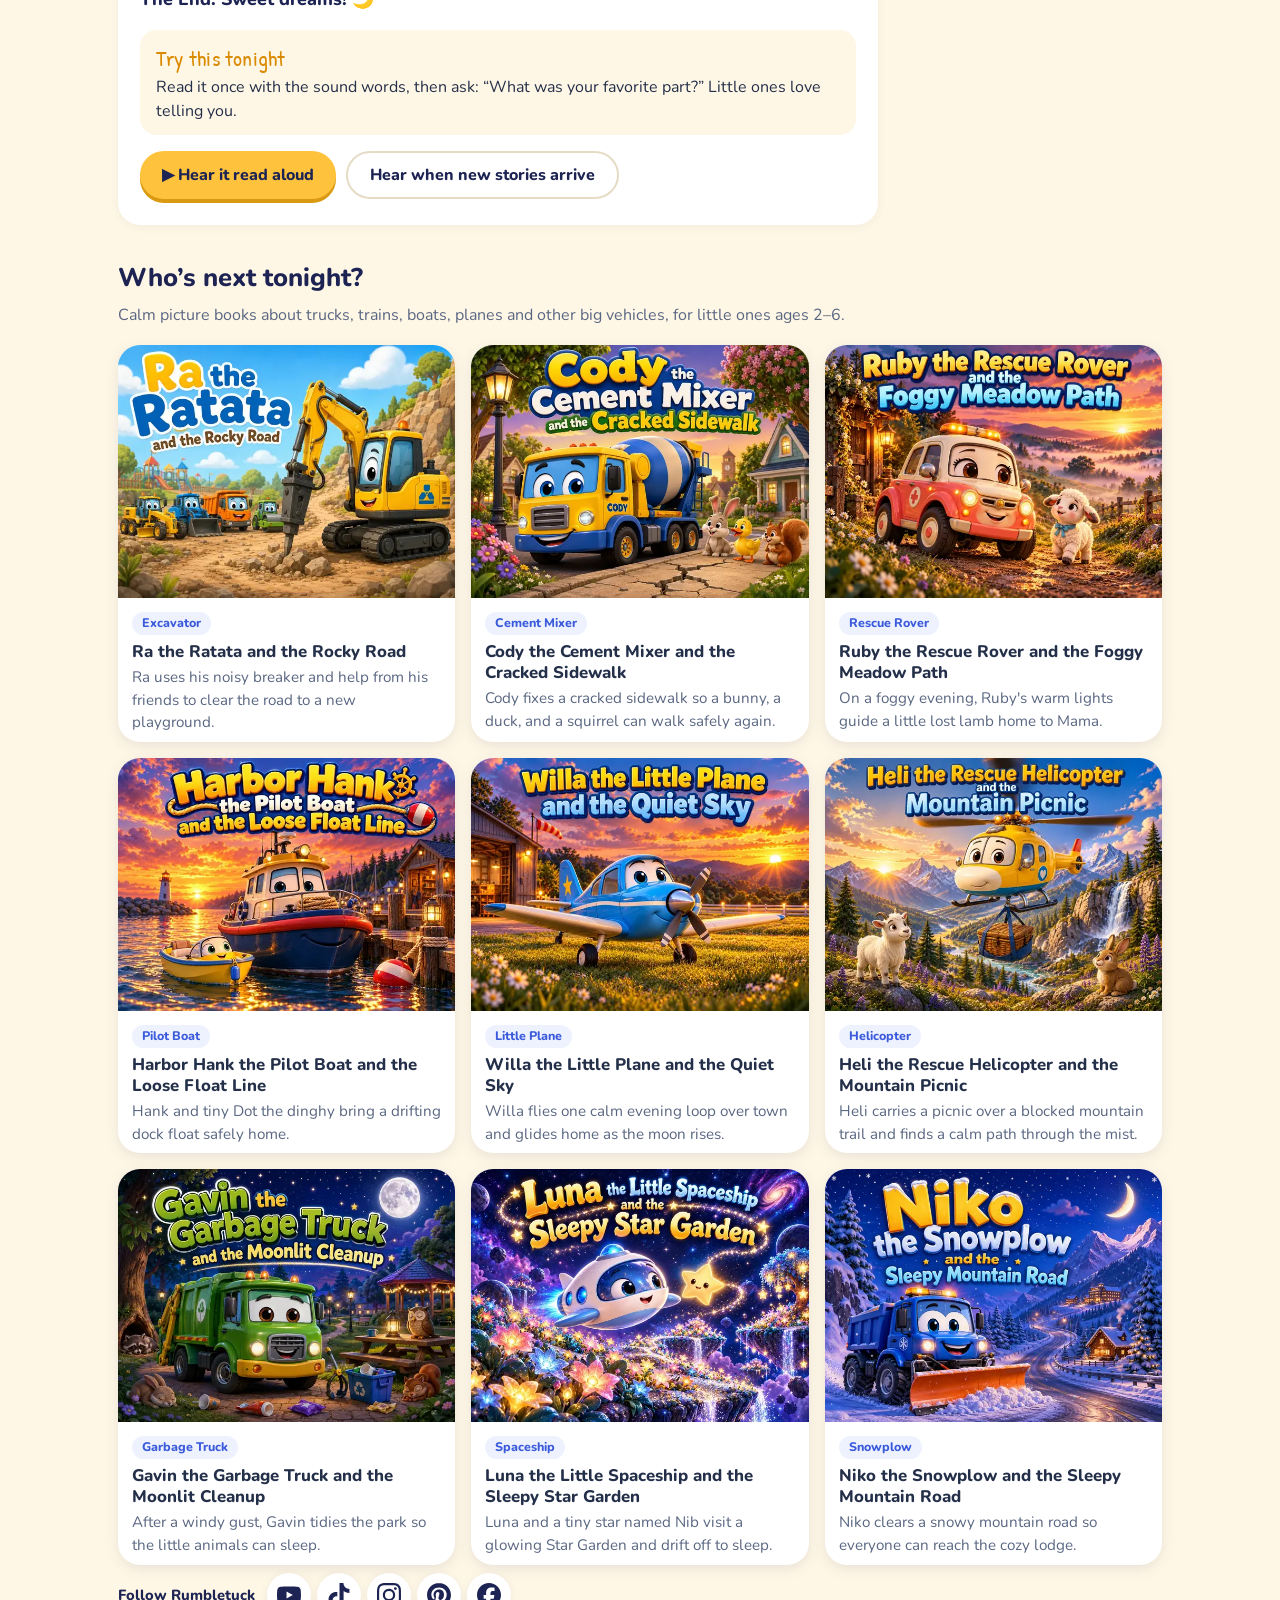
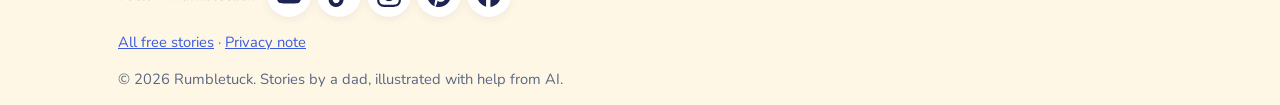
<file: story/cedar-the-night-train-and-the-sleepy-valley/index.html>
<!doctype html>
<html lang="en">
<head>
<meta charset="utf-8">
<meta name="viewport" content="width=device-width, initial-scale=1, viewport-fit=cover">
<title>Cedar the Night Train and the Sleepy Valley – Free Bedtime Story for Toddlers | Rumbletuck</title>
<meta name="description" content="A pine-green night train carries sleepy passengers through a moonlit valley. A calm, narrated steam train bedtime story for toddlers and preschoolers ages 2–6. Read or listen free.">
<link rel="canonical" href="https://rumbletuck.com/story/cedar-the-night-train-and-the-sleepy-valley/">
<meta name="theme-color" content="#1d2453">
<meta property="og:site_name" content="Rumbletuck">
<meta property="og:type" content="book">
<meta property="og:title" content="Cedar the Night Train and the Sleepy Valley – free bedtime story">
<meta property="og:description" content="A pine-green night train carries sleepy passengers through a moonlit valley. A calm, narrated steam train bedtime story for toddlers and preschoolers ages 2–6. Read or listen free.">
<meta property="og:url" content="https://rumbletuck.com/story/cedar-the-night-train-and-the-sleepy-valley/">
<meta property="og:image" content="https://rumbletuck.com/og/cedar.jpg">
<meta property="og:image:width" content="1200">
<meta property="og:image:height" content="630">
<meta property="og:image:alt" content="Cover of Cedar the Night Train and the Sleepy Valley, an illustrated bedtime story about a steam train for toddlers">
<meta name="twitter:card" content="summary_large_image">
<meta name="twitter:title" content="Cedar the Night Train and the Sleepy Valley – free bedtime story">
<meta name="twitter:description" content="A pine-green night train carries sleepy passengers through a moonlit valley. A calm, narrated steam train bedtime story for toddlers and preschoolers ages 2–6. Read or listen free.">
<meta name="twitter:image" content="https://rumbletuck.com/og/cedar.jpg">
<meta name="twitter:image:alt" content="Cover of Cedar the Night Train and the Sleepy Valley, an illustrated bedtime story about a steam train for toddlers">
<link rel="manifest" href="/manifest.webmanifest">
<link rel="icon" href="/favicon.ico" sizes="any">
<link rel="icon" href="/icons/icon-192.png" type="image/png">
<link rel="apple-touch-icon" href="/icons/icon-192.png">
<link rel="stylesheet" href="/styles.css">
<script type="application/ld+json">{"@context": "https://schema.org", "@graph": [{"@type": "Book", "@id": "https://rumbletuck.com/story/cedar-the-night-train-and-the-sleepy-valley/#book", "name": "Cedar the Night Train and the Sleepy Valley", "url": "https://rumbletuck.com/story/cedar-the-night-train-and-the-sleepy-valley/", "description": "A pine-green night train carries sleepy passengers through a moonlit valley. A calm, narrated steam train bedtime story for toddlers and preschoolers ages 2–6. Read or listen free.", "image": "https://rumbletuck.com/stories/cedar/cover.webp", "inLanguage": "en", "genre": ["Bedtime story", "Children's picture book"], "bookFormat": "https://schema.org/EBook", "numberOfPages": 15, "isAccessibleForFree": true, "typicalAgeRange": "2-6", "audience": {"@type": "PeopleAudience", "suggestedMinAge": 2, "suggestedMaxAge": 6}, "about": "Steam Train", "author": {"@id": "https://rumbletuck.com/#org"}, "publisher": {"@id": "https://rumbletuck.com/#org"}}, {"@type": "Organization", "@id": "https://rumbletuck.com/#org", "name": "Rumbletuck", "url": "https://rumbletuck.com/", "logo": "https://rumbletuck.com/icons/icon-512.png", "email": "hello@rumbletuck.com", "sameAs": ["https://www.youtube.com/@rumbletuckstories"]}, {"@type": "BreadcrumbList", "itemListElement": [{"@type": "ListItem", "position": 1, "name": "Rumbletuck", "item": "https://rumbletuck.com/"}, {"@type": "ListItem", "position": 2, "name": "Bedtime stories", "item": "https://rumbletuck.com/#stories"}, {"@type": "ListItem", "position": 3, "name": "Cedar the Night Train and the Sleepy Valley", "item": "https://rumbletuck.com/story/cedar-the-night-train-and-the-sleepy-valley/"}]}]}</script>
</head>
<body class="story-page">
<header class="hero">
  <div class="wrap">
    <div class="topbar">
      <a class="brand" href="/"><img class="brand-moon" src="/icons/icon-192.png" width="32" height="32" alt="">Rumbletuck</a>
      <nav class="top-nav" aria-label="Site"><a class="top-link" href="/#stories">All stories</a><a class="top-link hide-sm" href="/#together">Things to do</a></nav>
    </div>
    <nav class="crumbs" aria-label="Breadcrumb"><a href="/">Home</a> › <a href="/#stories">Bedtime stories</a> › <span>Cedar the Night Train and the Sleepy Valley</span></nav>
    <div class="hero-grid">
      <div>
        <span class="tag story-tag">Steam Train story · Ages 2–6</span>
        <h1>Cedar the Night Train and the Sleepy Valley</h1>
        <p class="lead">A pine-green night train carries sleepy passengers through a moonlit valley. A gentle, 15-page picture book with a calm narrator, about 2 minutes long and made for winding down at bedtime.</p>
        <div class="cta-row">
          <a class="btn btn-primary" href="/read.html?s=cedar">▶ Listen / Read now</a>
          <a class="btn btn-ghost" href="#story-text">Read the text</a>
        </div>
        <p class="story-note">Free, no sign-up. Snuggled in already? In the reader, tap the moon and the screen goes dark while the narrator reads the whole story.</p>
      </div>
      <div class="art"><a href="/read.html?s=cedar"><img src="/stories/cedar/cover.webp" width="1200" height="900" alt="Cover of Cedar the Night Train and the Sleepy Valley, an illustrated bedtime story about a steam train for toddlers" fetchpriority="high"></a></div>
    </div>
  </div>
</header>

<main class="wrap">
  <section class="yt-block" id="watch" data-story="cedar" data-title="Cedar the Night Train and the Sleepy Valley">
    <div class="yt-frame" hidden></div>
    <div class="yt-copy"><h2>Rumbletuck on YouTube</h2><p class="sub">Animated Shorts of the stories and longer bedtime collections. Subscribe and new ones show up for you.</p><div class="cta-row"><a class="btn btn-yt" href="https://www.youtube.com/@rumbletuckstories?sub_confirmation=1" target="_blank" rel="noopener">▶ Subscribe on YouTube</a></div></div>
  </section>

  <article class="story-text" id="story-text">
    <h2>The story</h2>
      <p>Evening sky turned lavender while Cedar the night train waited at the little station.</p>
      <p>Sleepy passengers climbed on with soft blankets, but no one hurried.</p>
      <p>Hattie the station owl lifted her lantern once, and Cedar rolled out slowly.</p>
      <p>The wheels sang a quiet click-clack through the pines.</p>
      <p>They passed a farm with one gold window still awake.</p>
      <p>A child in the last car saw the moon keeping up with the train.</p>
      <p>Cedar glided over a high bridge above a silver, still river.</p>
      <p>He dimmed his headlamp so the night animals could stay easy and safe.</p>
      <p>The cars swayed, and someone hummed along with the wheels.</p>
      <p>A tiny platform appeared, with one bench and one waving paw.</p>
      <p>Cedar stopped for a goodnight wave, then rolled on.</p>
      <p>The valley grew quiet until only the moon and the track remained.</p>
      <p>The home station lights glowed like a row of candles.</p>
      <p>Passengers stepped off yawning, and Cedar&#x27;s engine sank to a whisper.</p>
      <p>In the roundhouse, Cedar rested with a soft goodnight, little train.</p>
    <p class="story-end">The End. Sweet dreams! 🌙</p>
    <div class="together-tip"><p class="hand">Try this tonight</p><p>Read it once with the sound words, then ask: “What was your favorite part?” Little ones love telling you.</p></div>
    <div class="cta-row"><a class="btn btn-primary" href="/read.html?s=cedar">▶ Hear it read aloud</a><a class="btn btn-ghost" href="/#waitlist">Hear when new stories arrive</a></div>
  </article>

  <section>
    <h2>Who’s next tonight?</h2>
    <p class="sub">Calm picture books about trucks, trains, boats, planes and other big vehicles, for little ones ages 2–6.</p>
    <div class="grid">
      <a class="card" href="/story/ra-the-ratata-and-the-rocky-road/"><img src="/stories/ra/thumb.webp" width="640" height="480" loading="lazy" alt="Cover of Ra the Ratata and the Rocky Road"><div class="body"><span class="tag">Excavator</span><h3>Ra the Ratata and the Rocky Road</h3><p>Ra uses his noisy breaker and help from his friends to clear the road to a new playground.</p></div></a>
      <a class="card" href="/story/cody-the-cement-mixer-and-the-cracked-sidewalk/"><img src="/stories/cody/thumb.webp" width="640" height="480" loading="lazy" alt="Cover of Cody the Cement Mixer and the Cracked Sidewalk"><div class="body"><span class="tag">Cement Mixer</span><h3>Cody the Cement Mixer and the Cracked Sidewalk</h3><p>Cody fixes a cracked sidewalk so a bunny, a duck, and a squirrel can walk safely again.</p></div></a>
      <a class="card" href="/story/ruby-the-rescue-rover-and-the-foggy-meadow-path/"><img src="/stories/ruby/thumb.webp" width="640" height="480" loading="lazy" alt="Cover of Ruby the Rescue Rover and the Foggy Meadow Path"><div class="body"><span class="tag">Rescue Rover</span><h3>Ruby the Rescue Rover and the Foggy Meadow Path</h3><p>On a foggy evening, Ruby&#x27;s warm lights guide a little lost lamb home to Mama.</p></div></a>
      <a class="card" href="/story/harbor-hank-the-pilot-boat-and-the-loose-float-line/"><img src="/stories/hank/thumb.webp" width="640" height="480" loading="lazy" alt="Cover of Harbor Hank the Pilot Boat and the Loose Float Line"><div class="body"><span class="tag">Pilot Boat</span><h3>Harbor Hank the Pilot Boat and the Loose Float Line</h3><p>Hank and tiny Dot the dinghy bring a drifting dock float safely home.</p></div></a>
      <a class="card" href="/story/willa-the-little-plane-and-the-quiet-sky/"><img src="/stories/willa/thumb.webp" width="640" height="480" loading="lazy" alt="Cover of Willa the Little Plane and the Quiet Sky"><div class="body"><span class="tag">Little Plane</span><h3>Willa the Little Plane and the Quiet Sky</h3><p>Willa flies one calm evening loop over town and glides home as the moon rises.</p></div></a>
      <a class="card" href="/story/heli-the-rescue-helicopter-and-the-mountain-picnic/"><img src="/stories/heli/thumb.webp" width="640" height="480" loading="lazy" alt="Cover of Heli the Rescue Helicopter and the Mountain Picnic"><div class="body"><span class="tag">Helicopter</span><h3>Heli the Rescue Helicopter and the Mountain Picnic</h3><p>Heli carries a picnic over a blocked mountain trail and finds a calm path through the mist.</p></div></a>
      <a class="card" href="/story/gavin-the-garbage-truck-and-the-moonlit-cleanup/"><img src="/stories/gavin/thumb.webp" width="640" height="480" loading="lazy" alt="Cover of Gavin the Garbage Truck and the Moonlit Cleanup"><div class="body"><span class="tag">Garbage Truck</span><h3>Gavin the Garbage Truck and the Moonlit Cleanup</h3><p>After a windy gust, Gavin tidies the park so the little animals can sleep.</p></div></a>
      <a class="card" href="/story/luna-the-little-spaceship-and-the-sleepy-star-garden/"><img src="/stories/luna/thumb.webp" width="640" height="480" loading="lazy" alt="Cover of Luna the Little Spaceship and the Sleepy Star Garden"><div class="body"><span class="tag">Spaceship</span><h3>Luna the Little Spaceship and the Sleepy Star Garden</h3><p>Luna and a tiny star named Nib visit a glowing Star Garden and drift off to sleep.</p></div></a>
      <a class="card" href="/story/niko-the-snowplow-and-the-sleepy-mountain-road/"><img src="/stories/niko/thumb.webp" width="640" height="480" loading="lazy" alt="Cover of Niko the Snowplow and the Sleepy Mountain Road"><div class="body"><span class="tag">Snowplow</span><h3>Niko the Snowplow and the Sleepy Mountain Road</h3><p>Niko clears a snowy mountain road so everyone can reach the cozy lodge.</p></div></a>
    </div>
  </section>
</main>

<footer class="wrap">
  <nav class="footer-social" aria-label="Follow Rumbletuck"><span>Follow Rumbletuck</span><span class="fs-icons"><a href="https://www.youtube.com/@rumbletuckstories?sub_confirmation=1" target="_blank" rel="noopener" aria-label="Rumbletuck on YouTube (opens in a new tab)" title="YouTube"><svg class="si" aria-hidden="true" focusable="false" width="24" height="24"><use href="/icons/social.svg#yt"></use></svg></a><a href="https://www.tiktok.com/@rumbletuckstories" target="_blank" rel="noopener" aria-label="Rumbletuck on TikTok (opens in a new tab)" title="TikTok"><svg class="si" aria-hidden="true" focusable="false" width="24" height="24"><use href="/icons/social.svg#tt"></use></svg></a><a href="https://www.instagram.com/rumbletuckstories1/" target="_blank" rel="noopener" aria-label="Rumbletuck on Instagram (opens in a new tab)" title="Instagram"><svg class="si" aria-hidden="true" focusable="false" width="24" height="24"><use href="/icons/social.svg#ig"></use></svg></a><a href="https://www.pinterest.com/rumbletuckstories/" target="_blank" rel="noopener" aria-label="Rumbletuck on Pinterest (opens in a new tab)" title="Pinterest"><svg class="si" aria-hidden="true" focusable="false" width="24" height="24"><use href="/icons/social.svg#pin"></use></svg></a><a href="https://www.facebook.com/Rumbletuckstories" target="_blank" rel="noopener" aria-label="Rumbletuck on Facebook (opens in a new tab)" title="Facebook"><svg class="si" aria-hidden="true" focusable="false" width="24" height="24"><use href="/icons/social.svg#fb"></use></svg></a></span></nav>
  <p><a href="/">All free stories</a> · <a href="/privacy.html">Privacy note</a></p>
  <p>© 2026 Rumbletuck. Stories by a dad, illustrated with help from AI.</p>
</footer>
<script src="/yt.js" defer></script>
<script>if ('serviceWorker' in navigator) navigator.serviceWorker.register('/sw.js').catch(()=>{});</script>
</body>
</html>
</file>
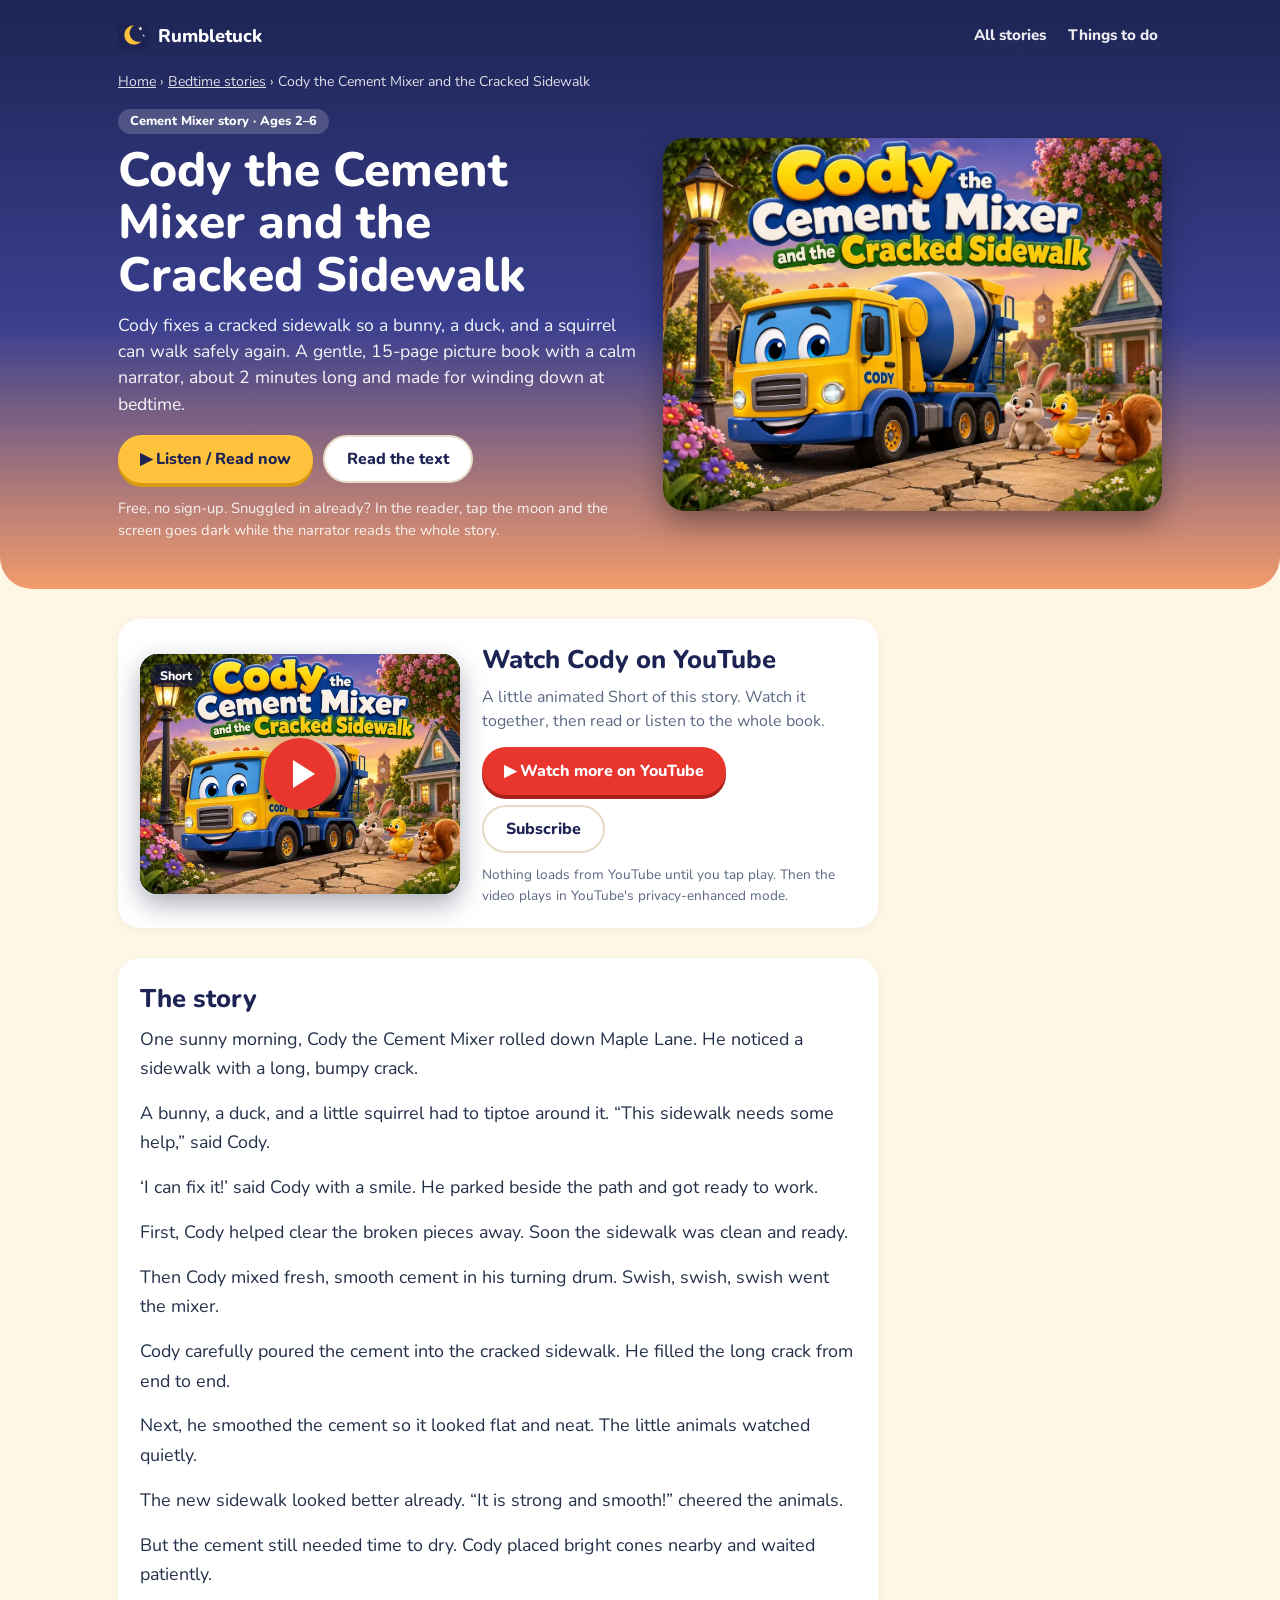
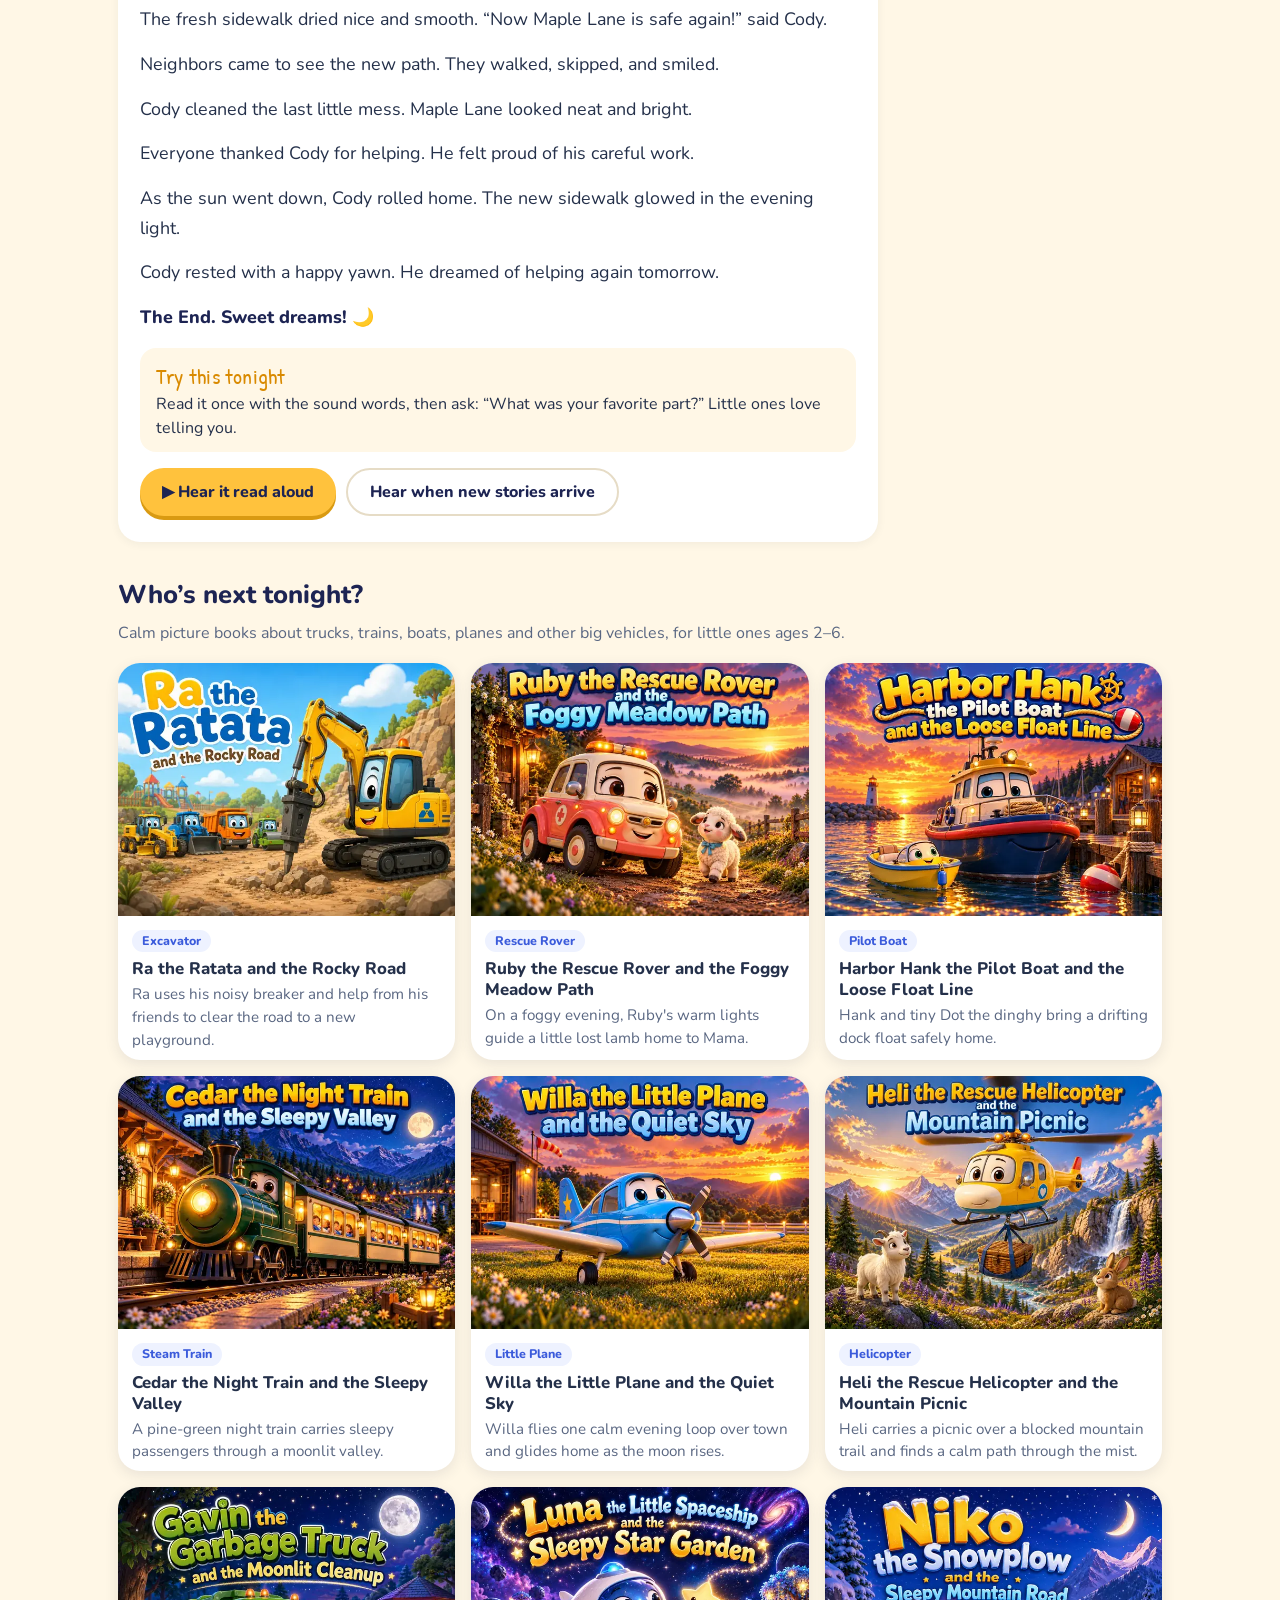
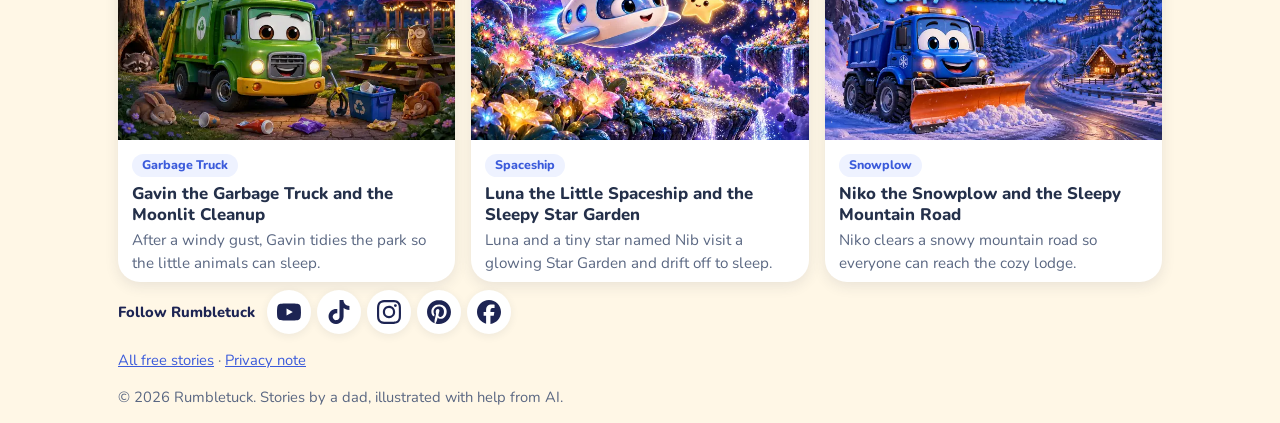
<file: story/cody-the-cement-mixer-and-the-cracked-sidewalk/index.html>
<!doctype html>
<html lang="en">
<head>
<meta charset="utf-8">
<meta name="viewport" content="width=device-width, initial-scale=1, viewport-fit=cover">
<title>Cody the Cement Mixer and the Cracked Sidewalk – Free Bedtime Story for Toddlers | Rumbletuck</title>
<meta name="description" content="Cody fixes a cracked sidewalk so a bunny, a duck, and a squirrel can walk safely again. A calm, narrated cement mixer bedtime story for toddlers and preschoolers ages 2–6. Read or listen free.">
<link rel="canonical" href="https://rumbletuck.com/story/cody-the-cement-mixer-and-the-cracked-sidewalk/">
<meta name="theme-color" content="#1d2453">
<meta property="og:site_name" content="Rumbletuck">
<meta property="og:type" content="book">
<meta property="og:title" content="Cody the Cement Mixer and the Cracked Sidewalk – free bedtime story">
<meta property="og:description" content="Cody fixes a cracked sidewalk so a bunny, a duck, and a squirrel can walk safely again. A calm, narrated cement mixer bedtime story for toddlers and preschoolers ages 2–6. Read or listen free.">
<meta property="og:url" content="https://rumbletuck.com/story/cody-the-cement-mixer-and-the-cracked-sidewalk/">
<meta property="og:image" content="https://rumbletuck.com/og/cody.jpg">
<meta property="og:image:width" content="1200">
<meta property="og:image:height" content="630">
<meta property="og:image:alt" content="Cover of Cody the Cement Mixer and the Cracked Sidewalk, an illustrated bedtime story about a cement mixer for toddlers">
<meta name="twitter:card" content="summary_large_image">
<meta name="twitter:title" content="Cody the Cement Mixer and the Cracked Sidewalk – free bedtime story">
<meta name="twitter:description" content="Cody fixes a cracked sidewalk so a bunny, a duck, and a squirrel can walk safely again. A calm, narrated cement mixer bedtime story for toddlers and preschoolers ages 2–6. Read or listen free.">
<meta name="twitter:image" content="https://rumbletuck.com/og/cody.jpg">
<meta name="twitter:image:alt" content="Cover of Cody the Cement Mixer and the Cracked Sidewalk, an illustrated bedtime story about a cement mixer for toddlers">
<link rel="manifest" href="/manifest.webmanifest">
<link rel="icon" href="/favicon.ico" sizes="any">
<link rel="icon" href="/icons/icon-192.png" type="image/png">
<link rel="apple-touch-icon" href="/icons/icon-192.png">
<link rel="stylesheet" href="/styles.css">
<script type="application/ld+json">{"@context": "https://schema.org", "@graph": [{"@type": "Book", "@id": "https://rumbletuck.com/story/cody-the-cement-mixer-and-the-cracked-sidewalk/#book", "name": "Cody the Cement Mixer and the Cracked Sidewalk", "url": "https://rumbletuck.com/story/cody-the-cement-mixer-and-the-cracked-sidewalk/", "description": "Cody fixes a cracked sidewalk so a bunny, a duck, and a squirrel can walk safely again. A calm, narrated cement mixer bedtime story for toddlers and preschoolers ages 2–6. Read or listen free.", "image": "https://rumbletuck.com/stories/cody/cover.webp", "inLanguage": "en", "genre": ["Bedtime story", "Children's picture book"], "bookFormat": "https://schema.org/EBook", "numberOfPages": 15, "isAccessibleForFree": true, "typicalAgeRange": "2-6", "audience": {"@type": "PeopleAudience", "suggestedMinAge": 2, "suggestedMaxAge": 6}, "about": "Cement Mixer", "author": {"@id": "https://rumbletuck.com/#org"}, "publisher": {"@id": "https://rumbletuck.com/#org"}}, {"@type": "Organization", "@id": "https://rumbletuck.com/#org", "name": "Rumbletuck", "url": "https://rumbletuck.com/", "logo": "https://rumbletuck.com/icons/icon-512.png", "email": "hello@rumbletuck.com", "sameAs": ["https://www.youtube.com/@rumbletuckstories"]}, {"@type": "BreadcrumbList", "itemListElement": [{"@type": "ListItem", "position": 1, "name": "Rumbletuck", "item": "https://rumbletuck.com/"}, {"@type": "ListItem", "position": 2, "name": "Bedtime stories", "item": "https://rumbletuck.com/#stories"}, {"@type": "ListItem", "position": 3, "name": "Cody the Cement Mixer and the Cracked Sidewalk", "item": "https://rumbletuck.com/story/cody-the-cement-mixer-and-the-cracked-sidewalk/"}]}]}</script>
</head>
<body class="story-page">
<header class="hero">
  <div class="wrap">
    <div class="topbar">
      <a class="brand" href="/"><img class="brand-moon" src="/icons/icon-192.png" width="32" height="32" alt="">Rumbletuck</a>
      <nav class="top-nav" aria-label="Site"><a class="top-link" href="/#stories">All stories</a><a class="top-link hide-sm" href="/#together">Things to do</a></nav>
    </div>
    <nav class="crumbs" aria-label="Breadcrumb"><a href="/">Home</a> › <a href="/#stories">Bedtime stories</a> › <span>Cody the Cement Mixer and the Cracked Sidewalk</span></nav>
    <div class="hero-grid">
      <div>
        <span class="tag story-tag">Cement Mixer story · Ages 2–6</span>
        <h1>Cody the Cement Mixer and the Cracked Sidewalk</h1>
        <p class="lead">Cody fixes a cracked sidewalk so a bunny, a duck, and a squirrel can walk safely again. A gentle, 15-page picture book with a calm narrator, about 2 minutes long and made for winding down at bedtime.</p>
        <div class="cta-row">
          <a class="btn btn-primary" href="/read.html?s=cody">▶ Listen / Read now</a>
          <a class="btn btn-ghost" href="#story-text">Read the text</a>
        </div>
        <p class="story-note">Free, no sign-up. Snuggled in already? In the reader, tap the moon and the screen goes dark while the narrator reads the whole story.</p>
      </div>
      <div class="art"><a href="/read.html?s=cody"><img src="/stories/cody/cover.webp" width="1200" height="900" alt="Cover of Cody the Cement Mixer and the Cracked Sidewalk, an illustrated bedtime story about a cement mixer for toddlers" fetchpriority="high"></a></div>
    </div>
  </div>
</header>

<main class="wrap">
  <section class="yt-block" id="watch" data-story="cody" data-title="Cody the Cement Mixer and the Cracked Sidewalk" data-has-video>
    <div class="yt-frame"><button class="yt-poster" type="button" data-yt="_dvVLe9WhJs" data-title="Cody – Rumbletuck Short" aria-label="Play the Cody video"><img src="/stories/cody/thumb.webp" alt="" width="640" height="480" loading="lazy"><span class="yt-pill">Short</span><span class="yt-play" aria-hidden="true"></span></button></div>
    <div class="yt-copy"><h2>Watch Cody on YouTube</h2><p class="sub">A little animated Short of this story. Watch it together, then read or listen to the whole book.</p><div class="cta-row"><a class="btn btn-yt" href="https://www.youtube.com/@rumbletuckstories" target="_blank" rel="noopener">▶ Watch more on YouTube</a><a class="btn btn-ghost" href="https://www.youtube.com/@rumbletuckstories?sub_confirmation=1" target="_blank" rel="noopener">Subscribe</a></div><p class="yt-note">Nothing loads from YouTube until you tap play. Then the video plays in YouTube's privacy-enhanced mode.</p></div>
  </section>

  <article class="story-text" id="story-text">
    <h2>The story</h2>
      <p>One sunny morning, Cody the Cement Mixer rolled down Maple Lane. He noticed a sidewalk with a long, bumpy crack.</p>
      <p>A bunny, a duck, and a little squirrel had to tiptoe around it. “This sidewalk needs some help,” said Cody.</p>
      <p>‘I can fix it!’ said Cody with a smile. He parked beside the path and got ready to work.</p>
      <p>First, Cody helped clear the broken pieces away. Soon the sidewalk was clean and ready.</p>
      <p>Then Cody mixed fresh, smooth cement in his turning drum. Swish, swish, swish went the mixer.</p>
      <p>Cody carefully poured the cement into the cracked sidewalk. He filled the long crack from end to end.</p>
      <p>Next, he smoothed the cement so it looked flat and neat. The little animals watched quietly.</p>
      <p>The new sidewalk looked better already. “It is strong and smooth!” cheered the animals.</p>
      <p>But the cement still needed time to dry. Cody placed bright cones nearby and waited patiently.</p>
      <p>The fresh sidewalk dried nice and smooth. “Now Maple Lane is safe again!” said Cody.</p>
      <p>Neighbors came to see the new path. They walked, skipped, and smiled.</p>
      <p>Cody cleaned the last little mess. Maple Lane looked neat and bright.</p>
      <p>Everyone thanked Cody for helping. He felt proud of his careful work.</p>
      <p>As the sun went down, Cody rolled home. The new sidewalk glowed in the evening light.</p>
      <p>Cody rested with a happy yawn. He dreamed of helping again tomorrow.</p>
    <p class="story-end">The End. Sweet dreams! 🌙</p>
    <div class="together-tip"><p class="hand">Try this tonight</p><p>Read it once with the sound words, then ask: “What was your favorite part?” Little ones love telling you.</p></div>
    <div class="cta-row"><a class="btn btn-primary" href="/read.html?s=cody">▶ Hear it read aloud</a><a class="btn btn-ghost" href="/#waitlist">Hear when new stories arrive</a></div>
  </article>

  <section>
    <h2>Who’s next tonight?</h2>
    <p class="sub">Calm picture books about trucks, trains, boats, planes and other big vehicles, for little ones ages 2–6.</p>
    <div class="grid">
      <a class="card" href="/story/ra-the-ratata-and-the-rocky-road/"><img src="/stories/ra/thumb.webp" width="640" height="480" loading="lazy" alt="Cover of Ra the Ratata and the Rocky Road"><div class="body"><span class="tag">Excavator</span><h3>Ra the Ratata and the Rocky Road</h3><p>Ra uses his noisy breaker and help from his friends to clear the road to a new playground.</p></div></a>
      <a class="card" href="/story/ruby-the-rescue-rover-and-the-foggy-meadow-path/"><img src="/stories/ruby/thumb.webp" width="640" height="480" loading="lazy" alt="Cover of Ruby the Rescue Rover and the Foggy Meadow Path"><div class="body"><span class="tag">Rescue Rover</span><h3>Ruby the Rescue Rover and the Foggy Meadow Path</h3><p>On a foggy evening, Ruby&#x27;s warm lights guide a little lost lamb home to Mama.</p></div></a>
      <a class="card" href="/story/harbor-hank-the-pilot-boat-and-the-loose-float-line/"><img src="/stories/hank/thumb.webp" width="640" height="480" loading="lazy" alt="Cover of Harbor Hank the Pilot Boat and the Loose Float Line"><div class="body"><span class="tag">Pilot Boat</span><h3>Harbor Hank the Pilot Boat and the Loose Float Line</h3><p>Hank and tiny Dot the dinghy bring a drifting dock float safely home.</p></div></a>
      <a class="card" href="/story/cedar-the-night-train-and-the-sleepy-valley/"><img src="/stories/cedar/thumb.webp" width="640" height="480" loading="lazy" alt="Cover of Cedar the Night Train and the Sleepy Valley"><div class="body"><span class="tag">Steam Train</span><h3>Cedar the Night Train and the Sleepy Valley</h3><p>A pine-green night train carries sleepy passengers through a moonlit valley.</p></div></a>
      <a class="card" href="/story/willa-the-little-plane-and-the-quiet-sky/"><img src="/stories/willa/thumb.webp" width="640" height="480" loading="lazy" alt="Cover of Willa the Little Plane and the Quiet Sky"><div class="body"><span class="tag">Little Plane</span><h3>Willa the Little Plane and the Quiet Sky</h3><p>Willa flies one calm evening loop over town and glides home as the moon rises.</p></div></a>
      <a class="card" href="/story/heli-the-rescue-helicopter-and-the-mountain-picnic/"><img src="/stories/heli/thumb.webp" width="640" height="480" loading="lazy" alt="Cover of Heli the Rescue Helicopter and the Mountain Picnic"><div class="body"><span class="tag">Helicopter</span><h3>Heli the Rescue Helicopter and the Mountain Picnic</h3><p>Heli carries a picnic over a blocked mountain trail and finds a calm path through the mist.</p></div></a>
      <a class="card" href="/story/gavin-the-garbage-truck-and-the-moonlit-cleanup/"><img src="/stories/gavin/thumb.webp" width="640" height="480" loading="lazy" alt="Cover of Gavin the Garbage Truck and the Moonlit Cleanup"><div class="body"><span class="tag">Garbage Truck</span><h3>Gavin the Garbage Truck and the Moonlit Cleanup</h3><p>After a windy gust, Gavin tidies the park so the little animals can sleep.</p></div></a>
      <a class="card" href="/story/luna-the-little-spaceship-and-the-sleepy-star-garden/"><img src="/stories/luna/thumb.webp" width="640" height="480" loading="lazy" alt="Cover of Luna the Little Spaceship and the Sleepy Star Garden"><div class="body"><span class="tag">Spaceship</span><h3>Luna the Little Spaceship and the Sleepy Star Garden</h3><p>Luna and a tiny star named Nib visit a glowing Star Garden and drift off to sleep.</p></div></a>
      <a class="card" href="/story/niko-the-snowplow-and-the-sleepy-mountain-road/"><img src="/stories/niko/thumb.webp" width="640" height="480" loading="lazy" alt="Cover of Niko the Snowplow and the Sleepy Mountain Road"><div class="body"><span class="tag">Snowplow</span><h3>Niko the Snowplow and the Sleepy Mountain Road</h3><p>Niko clears a snowy mountain road so everyone can reach the cozy lodge.</p></div></a>
    </div>
  </section>
</main>

<footer class="wrap">
  <nav class="footer-social" aria-label="Follow Rumbletuck"><span>Follow Rumbletuck</span><span class="fs-icons"><a href="https://www.youtube.com/@rumbletuckstories?sub_confirmation=1" target="_blank" rel="noopener" aria-label="Rumbletuck on YouTube (opens in a new tab)" title="YouTube"><svg class="si" aria-hidden="true" focusable="false" width="24" height="24"><use href="/icons/social.svg#yt"></use></svg></a><a href="https://www.tiktok.com/@rumbletuckstories" target="_blank" rel="noopener" aria-label="Rumbletuck on TikTok (opens in a new tab)" title="TikTok"><svg class="si" aria-hidden="true" focusable="false" width="24" height="24"><use href="/icons/social.svg#tt"></use></svg></a><a href="https://www.instagram.com/rumbletuckstories1/" target="_blank" rel="noopener" aria-label="Rumbletuck on Instagram (opens in a new tab)" title="Instagram"><svg class="si" aria-hidden="true" focusable="false" width="24" height="24"><use href="/icons/social.svg#ig"></use></svg></a><a href="https://www.pinterest.com/rumbletuckstories/" target="_blank" rel="noopener" aria-label="Rumbletuck on Pinterest (opens in a new tab)" title="Pinterest"><svg class="si" aria-hidden="true" focusable="false" width="24" height="24"><use href="/icons/social.svg#pin"></use></svg></a><a href="https://www.facebook.com/Rumbletuckstories" target="_blank" rel="noopener" aria-label="Rumbletuck on Facebook (opens in a new tab)" title="Facebook"><svg class="si" aria-hidden="true" focusable="false" width="24" height="24"><use href="/icons/social.svg#fb"></use></svg></a></span></nav>
  <p><a href="/">All free stories</a> · <a href="/privacy.html">Privacy note</a></p>
  <p>© 2026 Rumbletuck. Stories by a dad, illustrated with help from AI.</p>
</footer>
<script src="/yt.js" defer></script>
<script>if ('serviceWorker' in navigator) navigator.serviceWorker.register('/sw.js').catch(()=>{});</script>
</body>
</html>
</file>
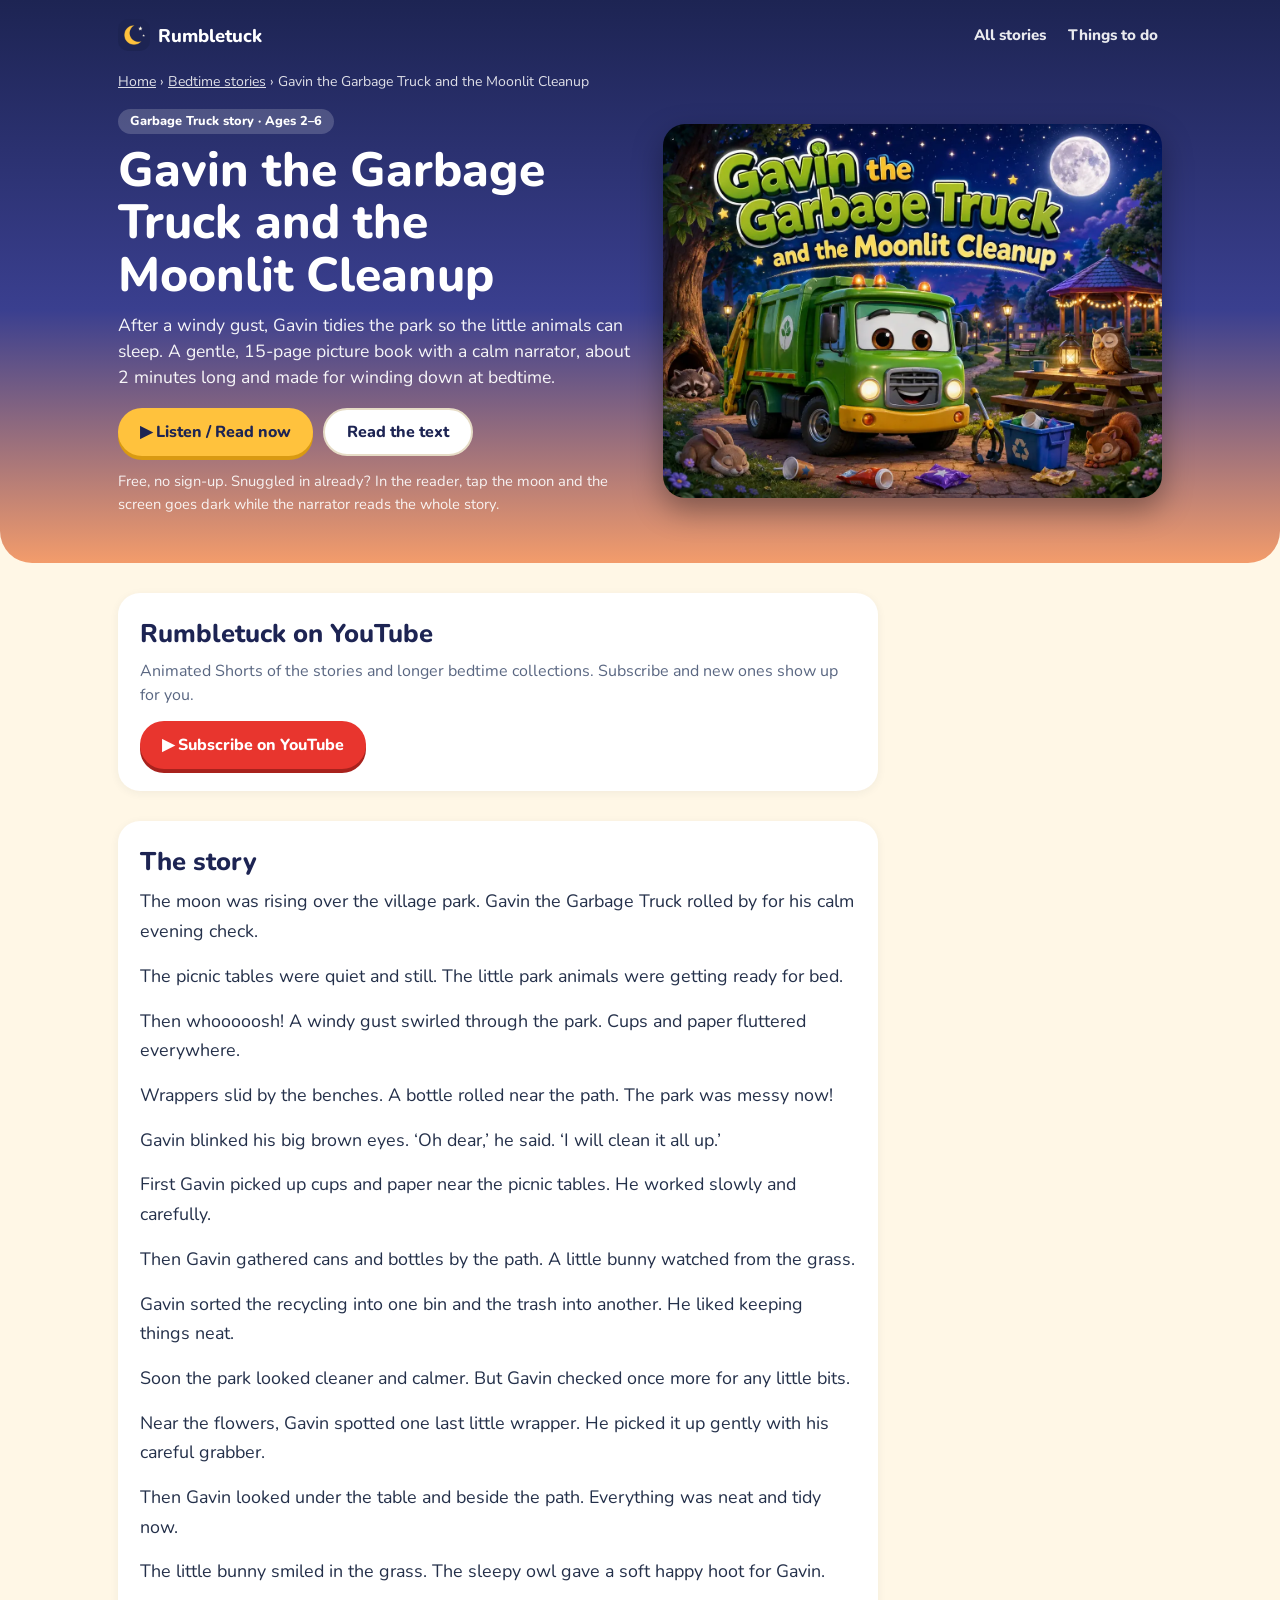
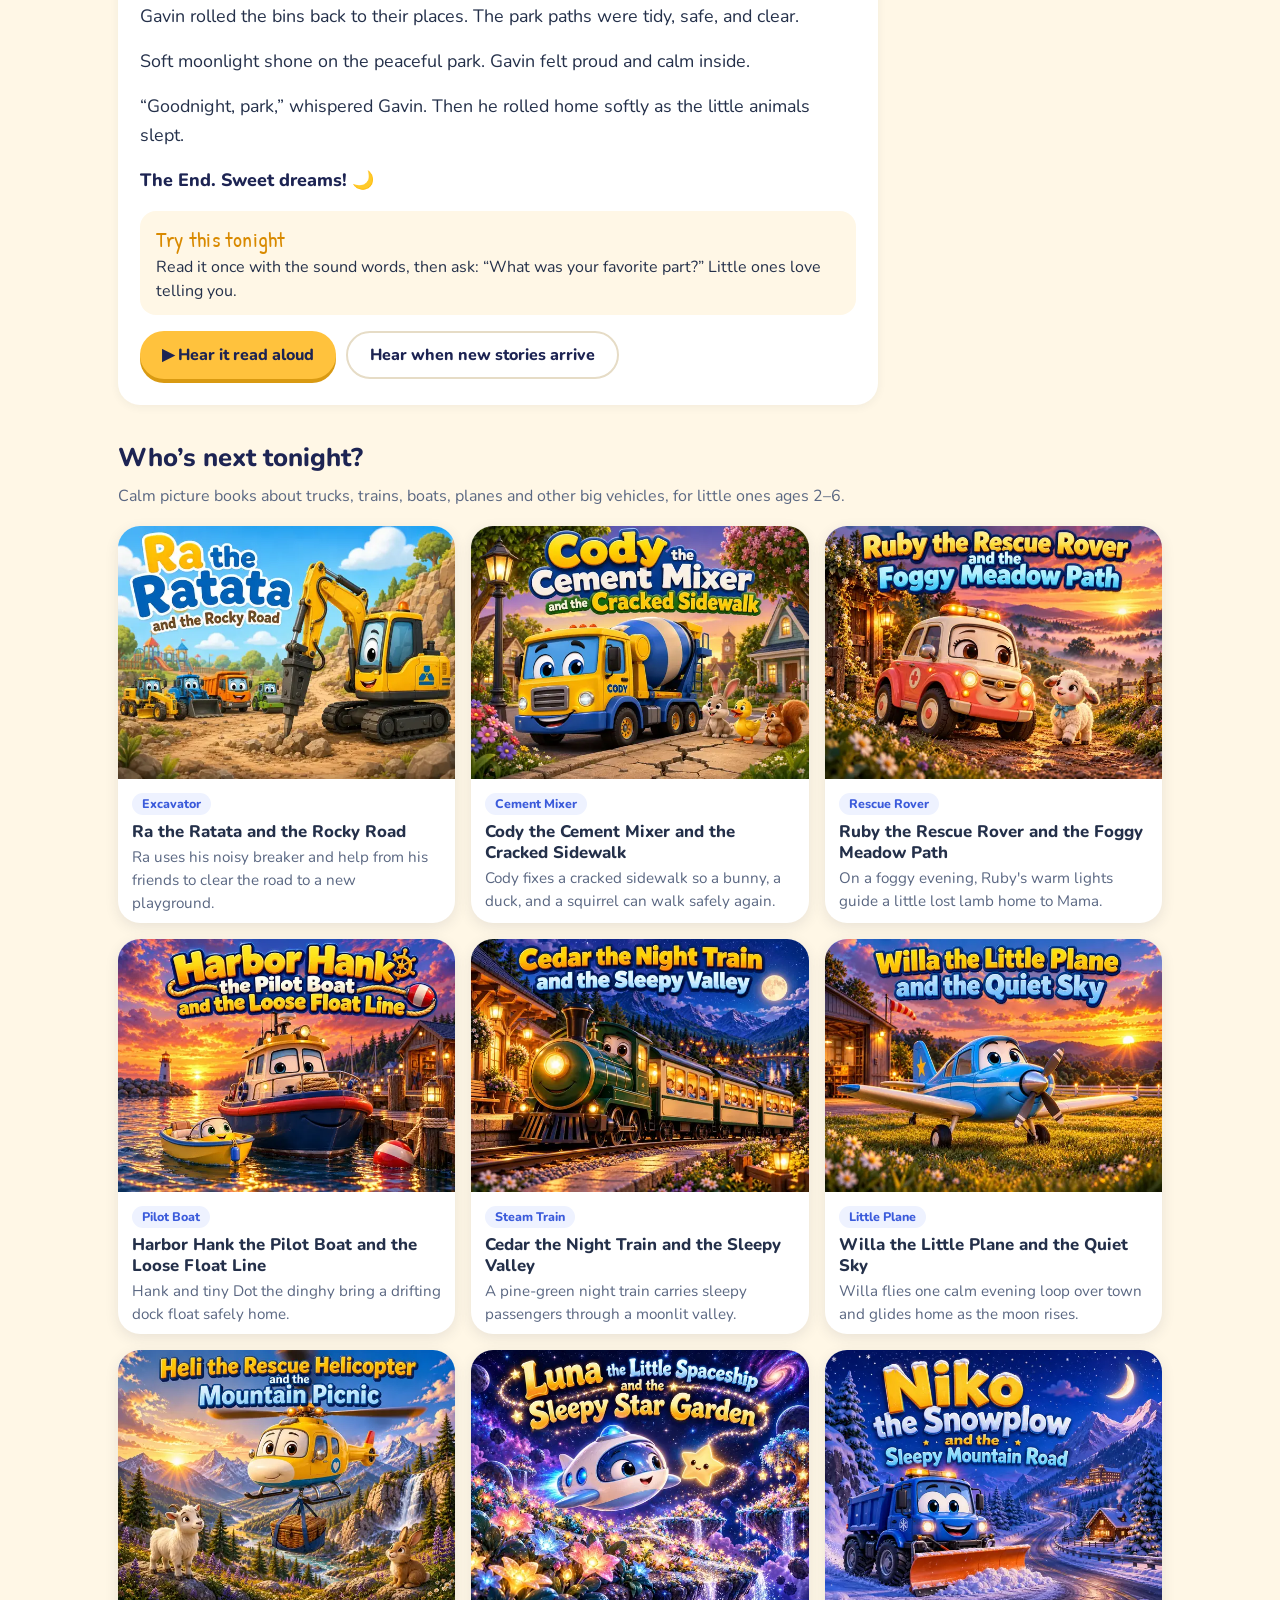
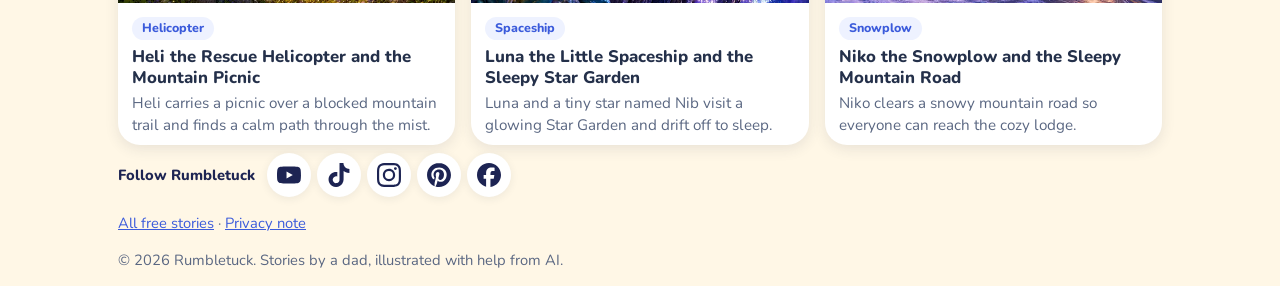
<file: story/gavin-the-garbage-truck-and-the-moonlit-cleanup/index.html>
<!doctype html>
<html lang="en">
<head>
<meta charset="utf-8">
<meta name="viewport" content="width=device-width, initial-scale=1, viewport-fit=cover">
<title>Gavin the Garbage Truck and the Moonlit Cleanup – Free Bedtime Story for Toddlers | Rumbletuck</title>
<meta name="description" content="After a windy gust, Gavin tidies the park so the little animals can sleep. A calm, narrated garbage truck bedtime story for toddlers and preschoolers ages 2–6. Read or listen free.">
<link rel="canonical" href="https://rumbletuck.com/story/gavin-the-garbage-truck-and-the-moonlit-cleanup/">
<meta name="theme-color" content="#1d2453">
<meta property="og:site_name" content="Rumbletuck">
<meta property="og:type" content="book">
<meta property="og:title" content="Gavin the Garbage Truck and the Moonlit Cleanup – free bedtime story">
<meta property="og:description" content="After a windy gust, Gavin tidies the park so the little animals can sleep. A calm, narrated garbage truck bedtime story for toddlers and preschoolers ages 2–6. Read or listen free.">
<meta property="og:url" content="https://rumbletuck.com/story/gavin-the-garbage-truck-and-the-moonlit-cleanup/">
<meta property="og:image" content="https://rumbletuck.com/og/gavin.jpg">
<meta property="og:image:width" content="1200">
<meta property="og:image:height" content="630">
<meta property="og:image:alt" content="Cover of Gavin the Garbage Truck and the Moonlit Cleanup, an illustrated bedtime story about a garbage truck for toddlers">
<meta name="twitter:card" content="summary_large_image">
<meta name="twitter:title" content="Gavin the Garbage Truck and the Moonlit Cleanup – free bedtime story">
<meta name="twitter:description" content="After a windy gust, Gavin tidies the park so the little animals can sleep. A calm, narrated garbage truck bedtime story for toddlers and preschoolers ages 2–6. Read or listen free.">
<meta name="twitter:image" content="https://rumbletuck.com/og/gavin.jpg">
<meta name="twitter:image:alt" content="Cover of Gavin the Garbage Truck and the Moonlit Cleanup, an illustrated bedtime story about a garbage truck for toddlers">
<link rel="manifest" href="/manifest.webmanifest">
<link rel="icon" href="/favicon.ico" sizes="any">
<link rel="icon" href="/icons/icon-192.png" type="image/png">
<link rel="apple-touch-icon" href="/icons/icon-192.png">
<link rel="stylesheet" href="/styles.css">
<script type="application/ld+json">{"@context": "https://schema.org", "@graph": [{"@type": "Book", "@id": "https://rumbletuck.com/story/gavin-the-garbage-truck-and-the-moonlit-cleanup/#book", "name": "Gavin the Garbage Truck and the Moonlit Cleanup", "url": "https://rumbletuck.com/story/gavin-the-garbage-truck-and-the-moonlit-cleanup/", "description": "After a windy gust, Gavin tidies the park so the little animals can sleep. A calm, narrated garbage truck bedtime story for toddlers and preschoolers ages 2–6. Read or listen free.", "image": "https://rumbletuck.com/stories/gavin/cover.webp", "inLanguage": "en", "genre": ["Bedtime story", "Children's picture book"], "bookFormat": "https://schema.org/EBook", "numberOfPages": 15, "isAccessibleForFree": true, "typicalAgeRange": "2-6", "audience": {"@type": "PeopleAudience", "suggestedMinAge": 2, "suggestedMaxAge": 6}, "about": "Garbage Truck", "author": {"@id": "https://rumbletuck.com/#org"}, "publisher": {"@id": "https://rumbletuck.com/#org"}}, {"@type": "Organization", "@id": "https://rumbletuck.com/#org", "name": "Rumbletuck", "url": "https://rumbletuck.com/", "logo": "https://rumbletuck.com/icons/icon-512.png", "email": "hello@rumbletuck.com", "sameAs": ["https://www.youtube.com/@rumbletuckstories"]}, {"@type": "BreadcrumbList", "itemListElement": [{"@type": "ListItem", "position": 1, "name": "Rumbletuck", "item": "https://rumbletuck.com/"}, {"@type": "ListItem", "position": 2, "name": "Bedtime stories", "item": "https://rumbletuck.com/#stories"}, {"@type": "ListItem", "position": 3, "name": "Gavin the Garbage Truck and the Moonlit Cleanup", "item": "https://rumbletuck.com/story/gavin-the-garbage-truck-and-the-moonlit-cleanup/"}]}]}</script>
</head>
<body class="story-page">
<header class="hero">
  <div class="wrap">
    <div class="topbar">
      <a class="brand" href="/"><img class="brand-moon" src="/icons/icon-192.png" width="32" height="32" alt="">Rumbletuck</a>
      <nav class="top-nav" aria-label="Site"><a class="top-link" href="/#stories">All stories</a><a class="top-link hide-sm" href="/#together">Things to do</a></nav>
    </div>
    <nav class="crumbs" aria-label="Breadcrumb"><a href="/">Home</a> › <a href="/#stories">Bedtime stories</a> › <span>Gavin the Garbage Truck and the Moonlit Cleanup</span></nav>
    <div class="hero-grid">
      <div>
        <span class="tag story-tag">Garbage Truck story · Ages 2–6</span>
        <h1>Gavin the Garbage Truck and the Moonlit Cleanup</h1>
        <p class="lead">After a windy gust, Gavin tidies the park so the little animals can sleep. A gentle, 15-page picture book with a calm narrator, about 2 minutes long and made for winding down at bedtime.</p>
        <div class="cta-row">
          <a class="btn btn-primary" href="/read.html?s=gavin">▶ Listen / Read now</a>
          <a class="btn btn-ghost" href="#story-text">Read the text</a>
        </div>
        <p class="story-note">Free, no sign-up. Snuggled in already? In the reader, tap the moon and the screen goes dark while the narrator reads the whole story.</p>
      </div>
      <div class="art"><a href="/read.html?s=gavin"><img src="/stories/gavin/cover.webp" width="1200" height="900" alt="Cover of Gavin the Garbage Truck and the Moonlit Cleanup, an illustrated bedtime story about a garbage truck for toddlers" fetchpriority="high"></a></div>
    </div>
  </div>
</header>

<main class="wrap">
  <section class="yt-block" id="watch" data-story="gavin" data-title="Gavin the Garbage Truck and the Moonlit Cleanup">
    <div class="yt-frame" hidden></div>
    <div class="yt-copy"><h2>Rumbletuck on YouTube</h2><p class="sub">Animated Shorts of the stories and longer bedtime collections. Subscribe and new ones show up for you.</p><div class="cta-row"><a class="btn btn-yt" href="https://www.youtube.com/@rumbletuckstories?sub_confirmation=1" target="_blank" rel="noopener">▶ Subscribe on YouTube</a></div></div>
  </section>

  <article class="story-text" id="story-text">
    <h2>The story</h2>
      <p>The moon was rising over the village park. Gavin the Garbage Truck rolled by for his calm evening check.</p>
      <p>The picnic tables were quiet and still. The little park animals were getting ready for bed.</p>
      <p>Then whooooosh! A windy gust swirled through the park. Cups and paper fluttered everywhere.</p>
      <p>Wrappers slid by the benches. A bottle rolled near the path. The park was messy now!</p>
      <p>Gavin blinked his big brown eyes. ‘Oh dear,’ he said. ‘I will clean it all up.’</p>
      <p>First Gavin picked up cups and paper near the picnic tables. He worked slowly and carefully.</p>
      <p>Then Gavin gathered cans and bottles by the path. A little bunny watched from the grass.</p>
      <p>Gavin sorted the recycling into one bin and the trash into another. He liked keeping things neat.</p>
      <p>Soon the park looked cleaner and calmer. But Gavin checked once more for any little bits.</p>
      <p>Near the flowers, Gavin spotted one last little wrapper. He picked it up gently with his careful grabber.</p>
      <p>Then Gavin looked under the table and beside the path. Everything was neat and tidy now.</p>
      <p>The little bunny smiled in the grass. The sleepy owl gave a soft happy hoot for Gavin.</p>
      <p>Gavin rolled the bins back to their places. The park paths were tidy, safe, and clear.</p>
      <p>Soft moonlight shone on the peaceful park. Gavin felt proud and calm inside.</p>
      <p>“Goodnight, park,” whispered Gavin. Then he rolled home softly as the little animals slept.</p>
    <p class="story-end">The End. Sweet dreams! 🌙</p>
    <div class="together-tip"><p class="hand">Try this tonight</p><p>Read it once with the sound words, then ask: “What was your favorite part?” Little ones love telling you.</p></div>
    <div class="cta-row"><a class="btn btn-primary" href="/read.html?s=gavin">▶ Hear it read aloud</a><a class="btn btn-ghost" href="/#waitlist">Hear when new stories arrive</a></div>
  </article>

  <section>
    <h2>Who’s next tonight?</h2>
    <p class="sub">Calm picture books about trucks, trains, boats, planes and other big vehicles, for little ones ages 2–6.</p>
    <div class="grid">
      <a class="card" href="/story/ra-the-ratata-and-the-rocky-road/"><img src="/stories/ra/thumb.webp" width="640" height="480" loading="lazy" alt="Cover of Ra the Ratata and the Rocky Road"><div class="body"><span class="tag">Excavator</span><h3>Ra the Ratata and the Rocky Road</h3><p>Ra uses his noisy breaker and help from his friends to clear the road to a new playground.</p></div></a>
      <a class="card" href="/story/cody-the-cement-mixer-and-the-cracked-sidewalk/"><img src="/stories/cody/thumb.webp" width="640" height="480" loading="lazy" alt="Cover of Cody the Cement Mixer and the Cracked Sidewalk"><div class="body"><span class="tag">Cement Mixer</span><h3>Cody the Cement Mixer and the Cracked Sidewalk</h3><p>Cody fixes a cracked sidewalk so a bunny, a duck, and a squirrel can walk safely again.</p></div></a>
      <a class="card" href="/story/ruby-the-rescue-rover-and-the-foggy-meadow-path/"><img src="/stories/ruby/thumb.webp" width="640" height="480" loading="lazy" alt="Cover of Ruby the Rescue Rover and the Foggy Meadow Path"><div class="body"><span class="tag">Rescue Rover</span><h3>Ruby the Rescue Rover and the Foggy Meadow Path</h3><p>On a foggy evening, Ruby&#x27;s warm lights guide a little lost lamb home to Mama.</p></div></a>
      <a class="card" href="/story/harbor-hank-the-pilot-boat-and-the-loose-float-line/"><img src="/stories/hank/thumb.webp" width="640" height="480" loading="lazy" alt="Cover of Harbor Hank the Pilot Boat and the Loose Float Line"><div class="body"><span class="tag">Pilot Boat</span><h3>Harbor Hank the Pilot Boat and the Loose Float Line</h3><p>Hank and tiny Dot the dinghy bring a drifting dock float safely home.</p></div></a>
      <a class="card" href="/story/cedar-the-night-train-and-the-sleepy-valley/"><img src="/stories/cedar/thumb.webp" width="640" height="480" loading="lazy" alt="Cover of Cedar the Night Train and the Sleepy Valley"><div class="body"><span class="tag">Steam Train</span><h3>Cedar the Night Train and the Sleepy Valley</h3><p>A pine-green night train carries sleepy passengers through a moonlit valley.</p></div></a>
      <a class="card" href="/story/willa-the-little-plane-and-the-quiet-sky/"><img src="/stories/willa/thumb.webp" width="640" height="480" loading="lazy" alt="Cover of Willa the Little Plane and the Quiet Sky"><div class="body"><span class="tag">Little Plane</span><h3>Willa the Little Plane and the Quiet Sky</h3><p>Willa flies one calm evening loop over town and glides home as the moon rises.</p></div></a>
      <a class="card" href="/story/heli-the-rescue-helicopter-and-the-mountain-picnic/"><img src="/stories/heli/thumb.webp" width="640" height="480" loading="lazy" alt="Cover of Heli the Rescue Helicopter and the Mountain Picnic"><div class="body"><span class="tag">Helicopter</span><h3>Heli the Rescue Helicopter and the Mountain Picnic</h3><p>Heli carries a picnic over a blocked mountain trail and finds a calm path through the mist.</p></div></a>
      <a class="card" href="/story/luna-the-little-spaceship-and-the-sleepy-star-garden/"><img src="/stories/luna/thumb.webp" width="640" height="480" loading="lazy" alt="Cover of Luna the Little Spaceship and the Sleepy Star Garden"><div class="body"><span class="tag">Spaceship</span><h3>Luna the Little Spaceship and the Sleepy Star Garden</h3><p>Luna and a tiny star named Nib visit a glowing Star Garden and drift off to sleep.</p></div></a>
      <a class="card" href="/story/niko-the-snowplow-and-the-sleepy-mountain-road/"><img src="/stories/niko/thumb.webp" width="640" height="480" loading="lazy" alt="Cover of Niko the Snowplow and the Sleepy Mountain Road"><div class="body"><span class="tag">Snowplow</span><h3>Niko the Snowplow and the Sleepy Mountain Road</h3><p>Niko clears a snowy mountain road so everyone can reach the cozy lodge.</p></div></a>
    </div>
  </section>
</main>

<footer class="wrap">
  <nav class="footer-social" aria-label="Follow Rumbletuck"><span>Follow Rumbletuck</span><span class="fs-icons"><a href="https://www.youtube.com/@rumbletuckstories?sub_confirmation=1" target="_blank" rel="noopener" aria-label="Rumbletuck on YouTube (opens in a new tab)" title="YouTube"><svg class="si" aria-hidden="true" focusable="false" width="24" height="24"><use href="/icons/social.svg#yt"></use></svg></a><a href="https://www.tiktok.com/@rumbletuckstories" target="_blank" rel="noopener" aria-label="Rumbletuck on TikTok (opens in a new tab)" title="TikTok"><svg class="si" aria-hidden="true" focusable="false" width="24" height="24"><use href="/icons/social.svg#tt"></use></svg></a><a href="https://www.instagram.com/rumbletuckstories1/" target="_blank" rel="noopener" aria-label="Rumbletuck on Instagram (opens in a new tab)" title="Instagram"><svg class="si" aria-hidden="true" focusable="false" width="24" height="24"><use href="/icons/social.svg#ig"></use></svg></a><a href="https://www.pinterest.com/rumbletuckstories/" target="_blank" rel="noopener" aria-label="Rumbletuck on Pinterest (opens in a new tab)" title="Pinterest"><svg class="si" aria-hidden="true" focusable="false" width="24" height="24"><use href="/icons/social.svg#pin"></use></svg></a><a href="https://www.facebook.com/Rumbletuckstories" target="_blank" rel="noopener" aria-label="Rumbletuck on Facebook (opens in a new tab)" title="Facebook"><svg class="si" aria-hidden="true" focusable="false" width="24" height="24"><use href="/icons/social.svg#fb"></use></svg></a></span></nav>
  <p><a href="/">All free stories</a> · <a href="/privacy.html">Privacy note</a></p>
  <p>© 2026 Rumbletuck. Stories by a dad, illustrated with help from AI.</p>
</footer>
<script src="/yt.js" defer></script>
<script>if ('serviceWorker' in navigator) navigator.serviceWorker.register('/sw.js').catch(()=>{});</script>
</body>
</html>
</file>
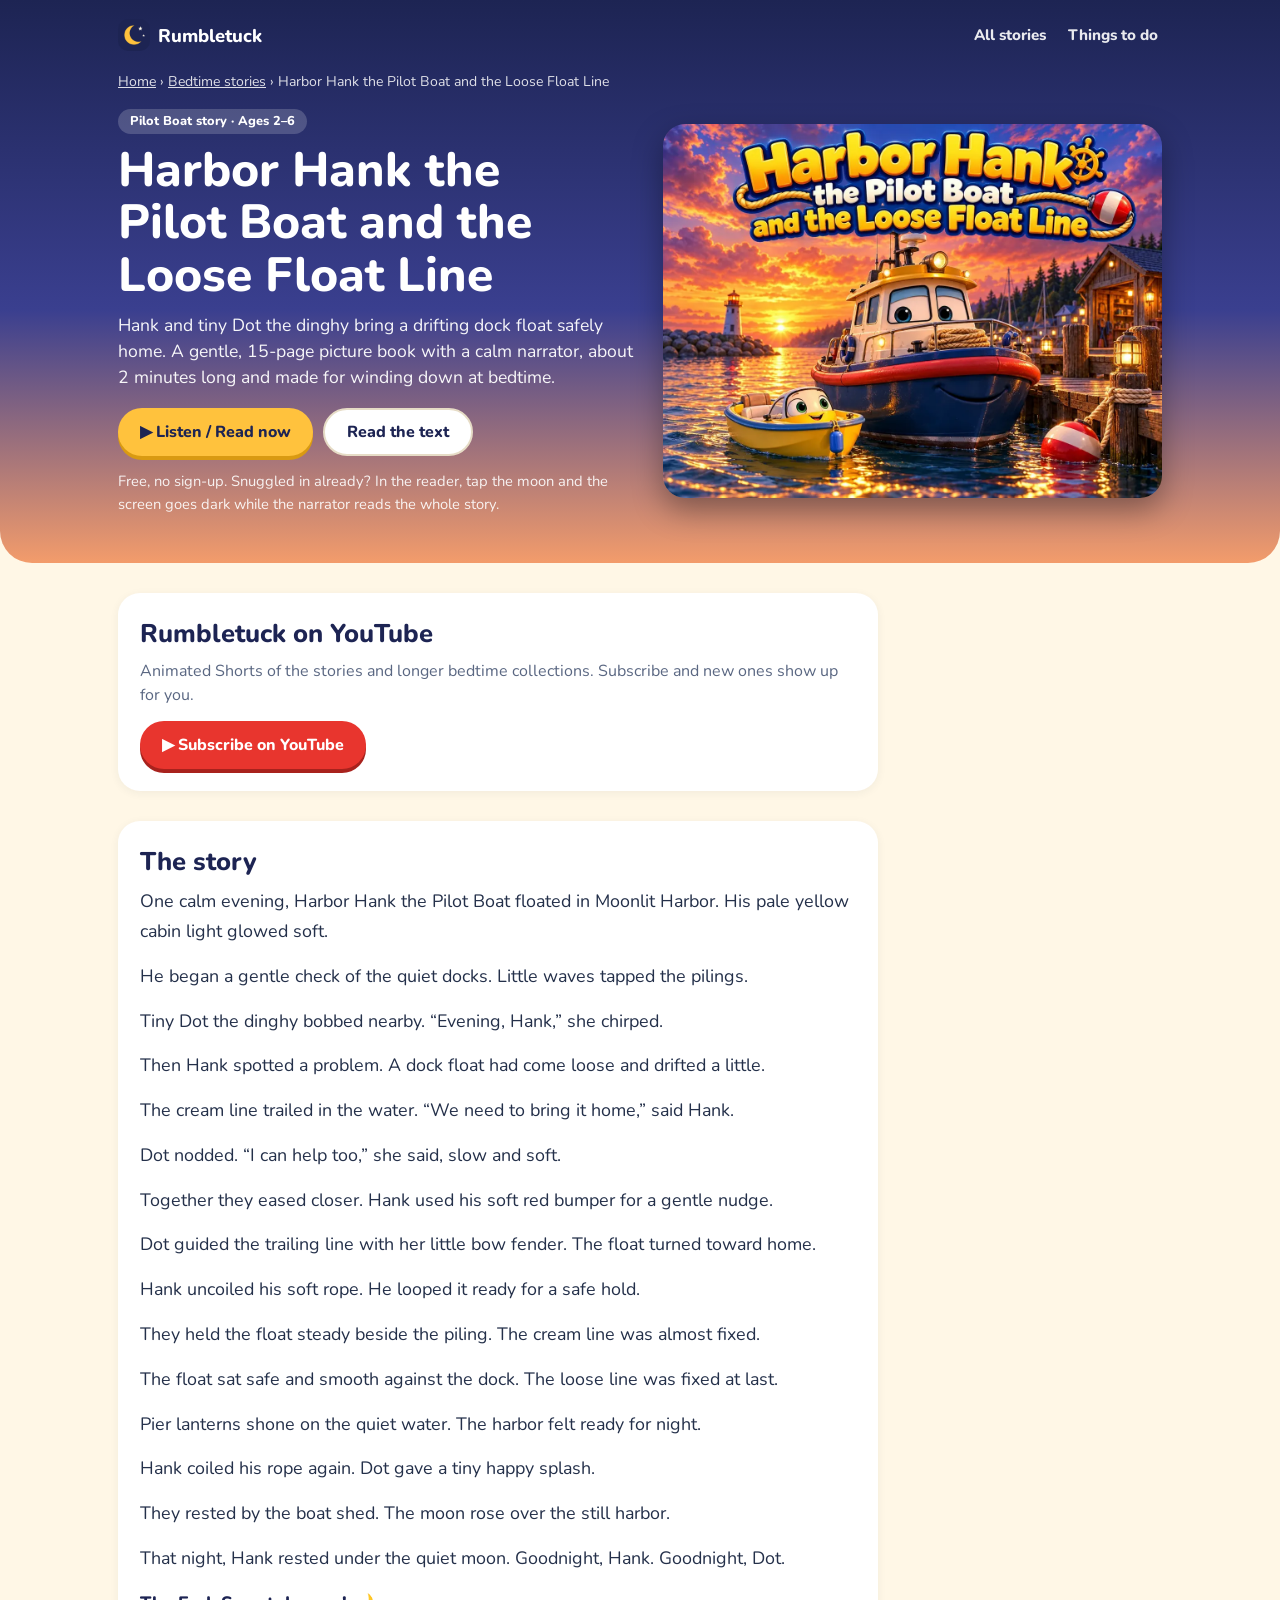
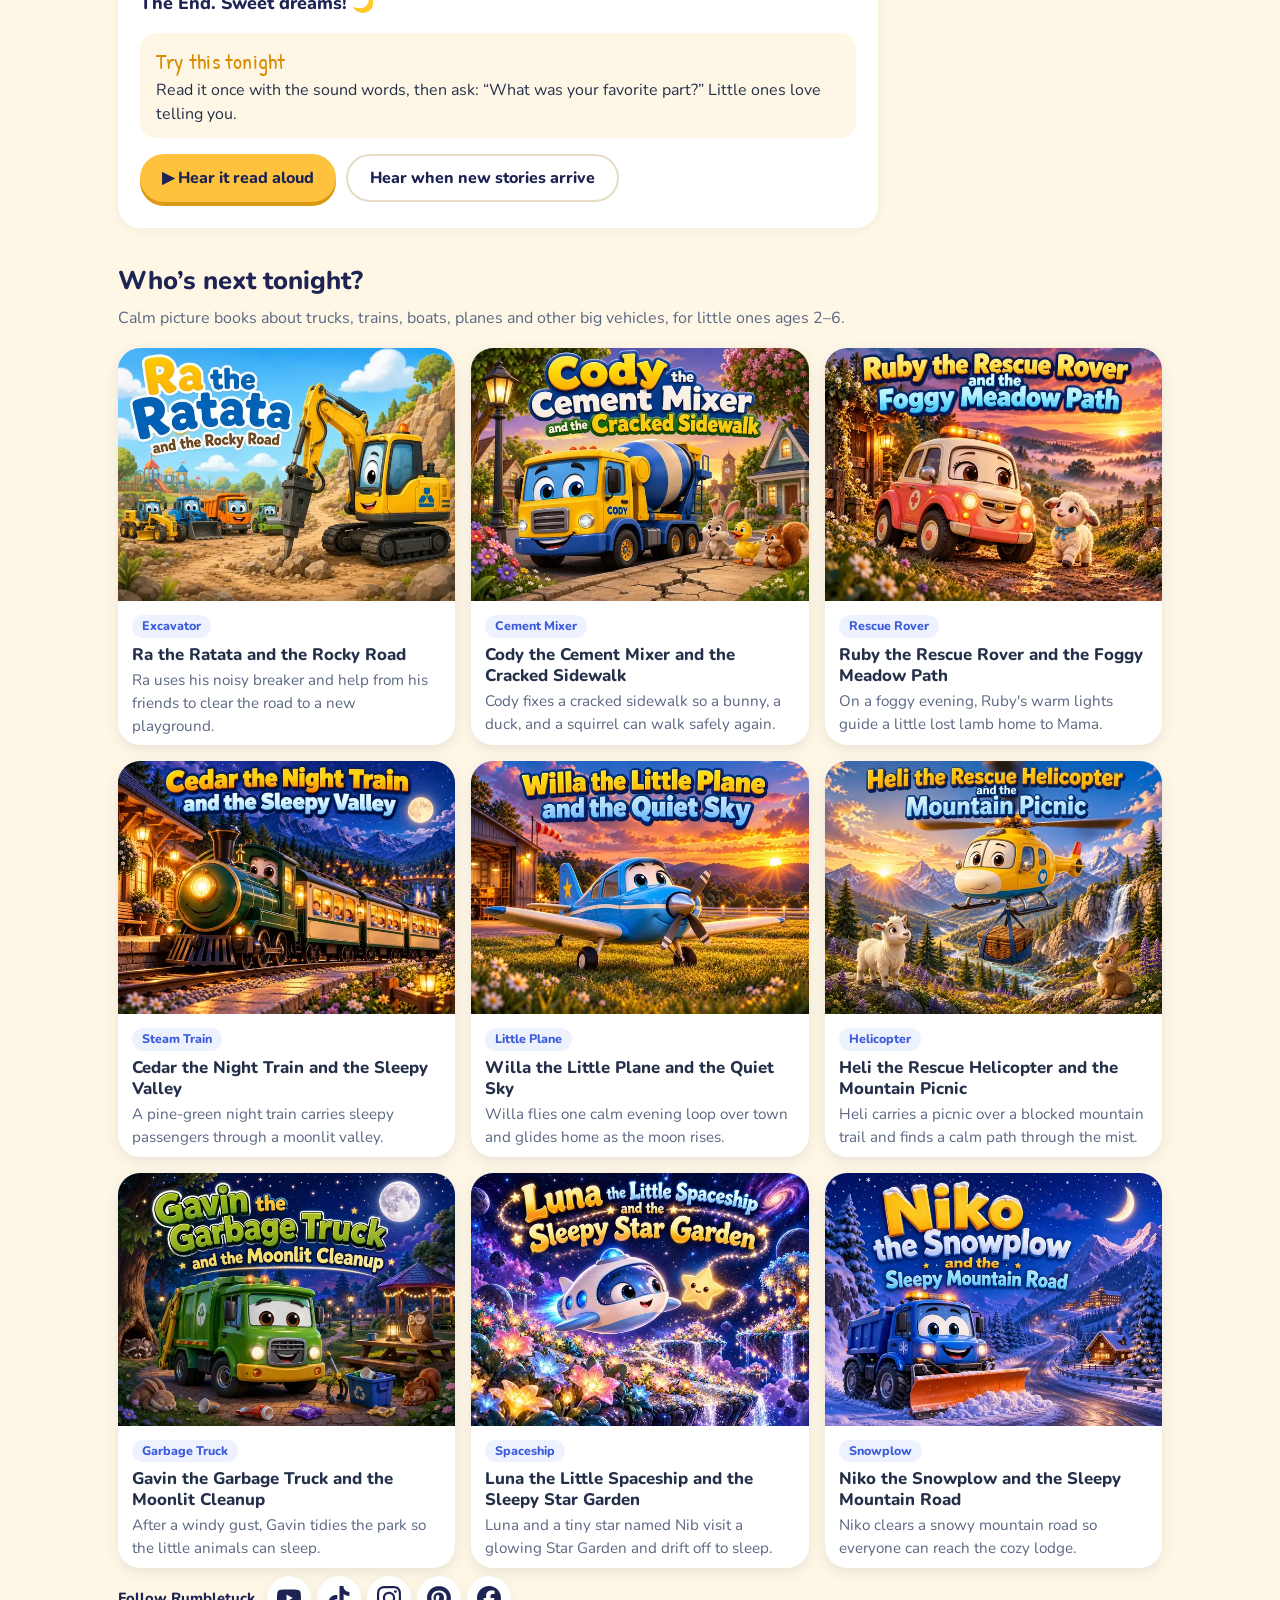
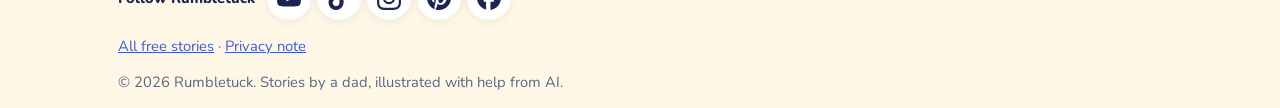
<file: story/harbor-hank-the-pilot-boat-and-the-loose-float-line/index.html>
<!doctype html>
<html lang="en">
<head>
<meta charset="utf-8">
<meta name="viewport" content="width=device-width, initial-scale=1, viewport-fit=cover">
<title>Harbor Hank the Pilot Boat and the Loose Float Line – Free Bedtime Story for Toddlers | Rumbletuck</title>
<meta name="description" content="Hank and tiny Dot the dinghy bring a drifting dock float safely home. A calm, narrated pilot boat bedtime story for toddlers and preschoolers ages 2–6. Read or listen free.">
<link rel="canonical" href="https://rumbletuck.com/story/harbor-hank-the-pilot-boat-and-the-loose-float-line/">
<meta name="theme-color" content="#1d2453">
<meta property="og:site_name" content="Rumbletuck">
<meta property="og:type" content="book">
<meta property="og:title" content="Harbor Hank the Pilot Boat and the Loose Float Line – free bedtime story">
<meta property="og:description" content="Hank and tiny Dot the dinghy bring a drifting dock float safely home. A calm, narrated pilot boat bedtime story for toddlers and preschoolers ages 2–6. Read or listen free.">
<meta property="og:url" content="https://rumbletuck.com/story/harbor-hank-the-pilot-boat-and-the-loose-float-line/">
<meta property="og:image" content="https://rumbletuck.com/og/hank.jpg">
<meta property="og:image:width" content="1200">
<meta property="og:image:height" content="630">
<meta property="og:image:alt" content="Cover of Harbor Hank the Pilot Boat and the Loose Float Line, an illustrated bedtime story about a pilot boat for toddlers">
<meta name="twitter:card" content="summary_large_image">
<meta name="twitter:title" content="Harbor Hank the Pilot Boat and the Loose Float Line – free bedtime story">
<meta name="twitter:description" content="Hank and tiny Dot the dinghy bring a drifting dock float safely home. A calm, narrated pilot boat bedtime story for toddlers and preschoolers ages 2–6. Read or listen free.">
<meta name="twitter:image" content="https://rumbletuck.com/og/hank.jpg">
<meta name="twitter:image:alt" content="Cover of Harbor Hank the Pilot Boat and the Loose Float Line, an illustrated bedtime story about a pilot boat for toddlers">
<link rel="manifest" href="/manifest.webmanifest">
<link rel="icon" href="/favicon.ico" sizes="any">
<link rel="icon" href="/icons/icon-192.png" type="image/png">
<link rel="apple-touch-icon" href="/icons/icon-192.png">
<link rel="stylesheet" href="/styles.css">
<script type="application/ld+json">{"@context": "https://schema.org", "@graph": [{"@type": "Book", "@id": "https://rumbletuck.com/story/harbor-hank-the-pilot-boat-and-the-loose-float-line/#book", "name": "Harbor Hank the Pilot Boat and the Loose Float Line", "url": "https://rumbletuck.com/story/harbor-hank-the-pilot-boat-and-the-loose-float-line/", "description": "Hank and tiny Dot the dinghy bring a drifting dock float safely home. A calm, narrated pilot boat bedtime story for toddlers and preschoolers ages 2–6. Read or listen free.", "image": "https://rumbletuck.com/stories/hank/cover.webp", "inLanguage": "en", "genre": ["Bedtime story", "Children's picture book"], "bookFormat": "https://schema.org/EBook", "numberOfPages": 15, "isAccessibleForFree": true, "typicalAgeRange": "2-6", "audience": {"@type": "PeopleAudience", "suggestedMinAge": 2, "suggestedMaxAge": 6}, "about": "Pilot Boat", "author": {"@id": "https://rumbletuck.com/#org"}, "publisher": {"@id": "https://rumbletuck.com/#org"}}, {"@type": "Organization", "@id": "https://rumbletuck.com/#org", "name": "Rumbletuck", "url": "https://rumbletuck.com/", "logo": "https://rumbletuck.com/icons/icon-512.png", "email": "hello@rumbletuck.com", "sameAs": ["https://www.youtube.com/@rumbletuckstories"]}, {"@type": "BreadcrumbList", "itemListElement": [{"@type": "ListItem", "position": 1, "name": "Rumbletuck", "item": "https://rumbletuck.com/"}, {"@type": "ListItem", "position": 2, "name": "Bedtime stories", "item": "https://rumbletuck.com/#stories"}, {"@type": "ListItem", "position": 3, "name": "Harbor Hank the Pilot Boat and the Loose Float Line", "item": "https://rumbletuck.com/story/harbor-hank-the-pilot-boat-and-the-loose-float-line/"}]}]}</script>
</head>
<body class="story-page">
<header class="hero">
  <div class="wrap">
    <div class="topbar">
      <a class="brand" href="/"><img class="brand-moon" src="/icons/icon-192.png" width="32" height="32" alt="">Rumbletuck</a>
      <nav class="top-nav" aria-label="Site"><a class="top-link" href="/#stories">All stories</a><a class="top-link hide-sm" href="/#together">Things to do</a></nav>
    </div>
    <nav class="crumbs" aria-label="Breadcrumb"><a href="/">Home</a> › <a href="/#stories">Bedtime stories</a> › <span>Harbor Hank the Pilot Boat and the Loose Float Line</span></nav>
    <div class="hero-grid">
      <div>
        <span class="tag story-tag">Pilot Boat story · Ages 2–6</span>
        <h1>Harbor Hank the Pilot Boat and the Loose Float Line</h1>
        <p class="lead">Hank and tiny Dot the dinghy bring a drifting dock float safely home. A gentle, 15-page picture book with a calm narrator, about 2 minutes long and made for winding down at bedtime.</p>
        <div class="cta-row">
          <a class="btn btn-primary" href="/read.html?s=hank">▶ Listen / Read now</a>
          <a class="btn btn-ghost" href="#story-text">Read the text</a>
        </div>
        <p class="story-note">Free, no sign-up. Snuggled in already? In the reader, tap the moon and the screen goes dark while the narrator reads the whole story.</p>
      </div>
      <div class="art"><a href="/read.html?s=hank"><img src="/stories/hank/cover.webp" width="1200" height="900" alt="Cover of Harbor Hank the Pilot Boat and the Loose Float Line, an illustrated bedtime story about a pilot boat for toddlers" fetchpriority="high"></a></div>
    </div>
  </div>
</header>

<main class="wrap">
  <section class="yt-block" id="watch" data-story="hank" data-title="Harbor Hank the Pilot Boat and the Loose Float Line">
    <div class="yt-frame" hidden></div>
    <div class="yt-copy"><h2>Rumbletuck on YouTube</h2><p class="sub">Animated Shorts of the stories and longer bedtime collections. Subscribe and new ones show up for you.</p><div class="cta-row"><a class="btn btn-yt" href="https://www.youtube.com/@rumbletuckstories?sub_confirmation=1" target="_blank" rel="noopener">▶ Subscribe on YouTube</a></div></div>
  </section>

  <article class="story-text" id="story-text">
    <h2>The story</h2>
      <p>One calm evening, Harbor Hank the Pilot Boat floated in Moonlit Harbor. His pale yellow cabin light glowed soft.</p>
      <p>He began a gentle check of the quiet docks. Little waves tapped the pilings.</p>
      <p>Tiny Dot the dinghy bobbed nearby. “Evening, Hank,” she chirped.</p>
      <p>Then Hank spotted a problem. A dock float had come loose and drifted a little.</p>
      <p>The cream line trailed in the water. “We need to bring it home,” said Hank.</p>
      <p>Dot nodded. “I can help too,” she said, slow and soft.</p>
      <p>Together they eased closer. Hank used his soft red bumper for a gentle nudge.</p>
      <p>Dot guided the trailing line with her little bow fender. The float turned toward home.</p>
      <p>Hank uncoiled his soft rope. He looped it ready for a safe hold.</p>
      <p>They held the float steady beside the piling. The cream line was almost fixed.</p>
      <p>The float sat safe and smooth against the dock. The loose line was fixed at last.</p>
      <p>Pier lanterns shone on the quiet water. The harbor felt ready for night.</p>
      <p>Hank coiled his rope again. Dot gave a tiny happy splash.</p>
      <p>They rested by the boat shed. The moon rose over the still harbor.</p>
      <p>That night, Hank rested under the quiet moon. Goodnight, Hank. Goodnight, Dot.</p>
    <p class="story-end">The End. Sweet dreams! 🌙</p>
    <div class="together-tip"><p class="hand">Try this tonight</p><p>Read it once with the sound words, then ask: “What was your favorite part?” Little ones love telling you.</p></div>
    <div class="cta-row"><a class="btn btn-primary" href="/read.html?s=hank">▶ Hear it read aloud</a><a class="btn btn-ghost" href="/#waitlist">Hear when new stories arrive</a></div>
  </article>

  <section>
    <h2>Who’s next tonight?</h2>
    <p class="sub">Calm picture books about trucks, trains, boats, planes and other big vehicles, for little ones ages 2–6.</p>
    <div class="grid">
      <a class="card" href="/story/ra-the-ratata-and-the-rocky-road/"><img src="/stories/ra/thumb.webp" width="640" height="480" loading="lazy" alt="Cover of Ra the Ratata and the Rocky Road"><div class="body"><span class="tag">Excavator</span><h3>Ra the Ratata and the Rocky Road</h3><p>Ra uses his noisy breaker and help from his friends to clear the road to a new playground.</p></div></a>
      <a class="card" href="/story/cody-the-cement-mixer-and-the-cracked-sidewalk/"><img src="/stories/cody/thumb.webp" width="640" height="480" loading="lazy" alt="Cover of Cody the Cement Mixer and the Cracked Sidewalk"><div class="body"><span class="tag">Cement Mixer</span><h3>Cody the Cement Mixer and the Cracked Sidewalk</h3><p>Cody fixes a cracked sidewalk so a bunny, a duck, and a squirrel can walk safely again.</p></div></a>
      <a class="card" href="/story/ruby-the-rescue-rover-and-the-foggy-meadow-path/"><img src="/stories/ruby/thumb.webp" width="640" height="480" loading="lazy" alt="Cover of Ruby the Rescue Rover and the Foggy Meadow Path"><div class="body"><span class="tag">Rescue Rover</span><h3>Ruby the Rescue Rover and the Foggy Meadow Path</h3><p>On a foggy evening, Ruby&#x27;s warm lights guide a little lost lamb home to Mama.</p></div></a>
      <a class="card" href="/story/cedar-the-night-train-and-the-sleepy-valley/"><img src="/stories/cedar/thumb.webp" width="640" height="480" loading="lazy" alt="Cover of Cedar the Night Train and the Sleepy Valley"><div class="body"><span class="tag">Steam Train</span><h3>Cedar the Night Train and the Sleepy Valley</h3><p>A pine-green night train carries sleepy passengers through a moonlit valley.</p></div></a>
      <a class="card" href="/story/willa-the-little-plane-and-the-quiet-sky/"><img src="/stories/willa/thumb.webp" width="640" height="480" loading="lazy" alt="Cover of Willa the Little Plane and the Quiet Sky"><div class="body"><span class="tag">Little Plane</span><h3>Willa the Little Plane and the Quiet Sky</h3><p>Willa flies one calm evening loop over town and glides home as the moon rises.</p></div></a>
      <a class="card" href="/story/heli-the-rescue-helicopter-and-the-mountain-picnic/"><img src="/stories/heli/thumb.webp" width="640" height="480" loading="lazy" alt="Cover of Heli the Rescue Helicopter and the Mountain Picnic"><div class="body"><span class="tag">Helicopter</span><h3>Heli the Rescue Helicopter and the Mountain Picnic</h3><p>Heli carries a picnic over a blocked mountain trail and finds a calm path through the mist.</p></div></a>
      <a class="card" href="/story/gavin-the-garbage-truck-and-the-moonlit-cleanup/"><img src="/stories/gavin/thumb.webp" width="640" height="480" loading="lazy" alt="Cover of Gavin the Garbage Truck and the Moonlit Cleanup"><div class="body"><span class="tag">Garbage Truck</span><h3>Gavin the Garbage Truck and the Moonlit Cleanup</h3><p>After a windy gust, Gavin tidies the park so the little animals can sleep.</p></div></a>
      <a class="card" href="/story/luna-the-little-spaceship-and-the-sleepy-star-garden/"><img src="/stories/luna/thumb.webp" width="640" height="480" loading="lazy" alt="Cover of Luna the Little Spaceship and the Sleepy Star Garden"><div class="body"><span class="tag">Spaceship</span><h3>Luna the Little Spaceship and the Sleepy Star Garden</h3><p>Luna and a tiny star named Nib visit a glowing Star Garden and drift off to sleep.</p></div></a>
      <a class="card" href="/story/niko-the-snowplow-and-the-sleepy-mountain-road/"><img src="/stories/niko/thumb.webp" width="640" height="480" loading="lazy" alt="Cover of Niko the Snowplow and the Sleepy Mountain Road"><div class="body"><span class="tag">Snowplow</span><h3>Niko the Snowplow and the Sleepy Mountain Road</h3><p>Niko clears a snowy mountain road so everyone can reach the cozy lodge.</p></div></a>
    </div>
  </section>
</main>

<footer class="wrap">
  <nav class="footer-social" aria-label="Follow Rumbletuck"><span>Follow Rumbletuck</span><span class="fs-icons"><a href="https://www.youtube.com/@rumbletuckstories?sub_confirmation=1" target="_blank" rel="noopener" aria-label="Rumbletuck on YouTube (opens in a new tab)" title="YouTube"><svg class="si" aria-hidden="true" focusable="false" width="24" height="24"><use href="/icons/social.svg#yt"></use></svg></a><a href="https://www.tiktok.com/@rumbletuckstories" target="_blank" rel="noopener" aria-label="Rumbletuck on TikTok (opens in a new tab)" title="TikTok"><svg class="si" aria-hidden="true" focusable="false" width="24" height="24"><use href="/icons/social.svg#tt"></use></svg></a><a href="https://www.instagram.com/rumbletuckstories1/" target="_blank" rel="noopener" aria-label="Rumbletuck on Instagram (opens in a new tab)" title="Instagram"><svg class="si" aria-hidden="true" focusable="false" width="24" height="24"><use href="/icons/social.svg#ig"></use></svg></a><a href="https://www.pinterest.com/rumbletuckstories/" target="_blank" rel="noopener" aria-label="Rumbletuck on Pinterest (opens in a new tab)" title="Pinterest"><svg class="si" aria-hidden="true" focusable="false" width="24" height="24"><use href="/icons/social.svg#pin"></use></svg></a><a href="https://www.facebook.com/Rumbletuckstories" target="_blank" rel="noopener" aria-label="Rumbletuck on Facebook (opens in a new tab)" title="Facebook"><svg class="si" aria-hidden="true" focusable="false" width="24" height="24"><use href="/icons/social.svg#fb"></use></svg></a></span></nav>
  <p><a href="/">All free stories</a> · <a href="/privacy.html">Privacy note</a></p>
  <p>© 2026 Rumbletuck. Stories by a dad, illustrated with help from AI.</p>
</footer>
<script src="/yt.js" defer></script>
<script>if ('serviceWorker' in navigator) navigator.serviceWorker.register('/sw.js').catch(()=>{});</script>
</body>
</html>
</file>
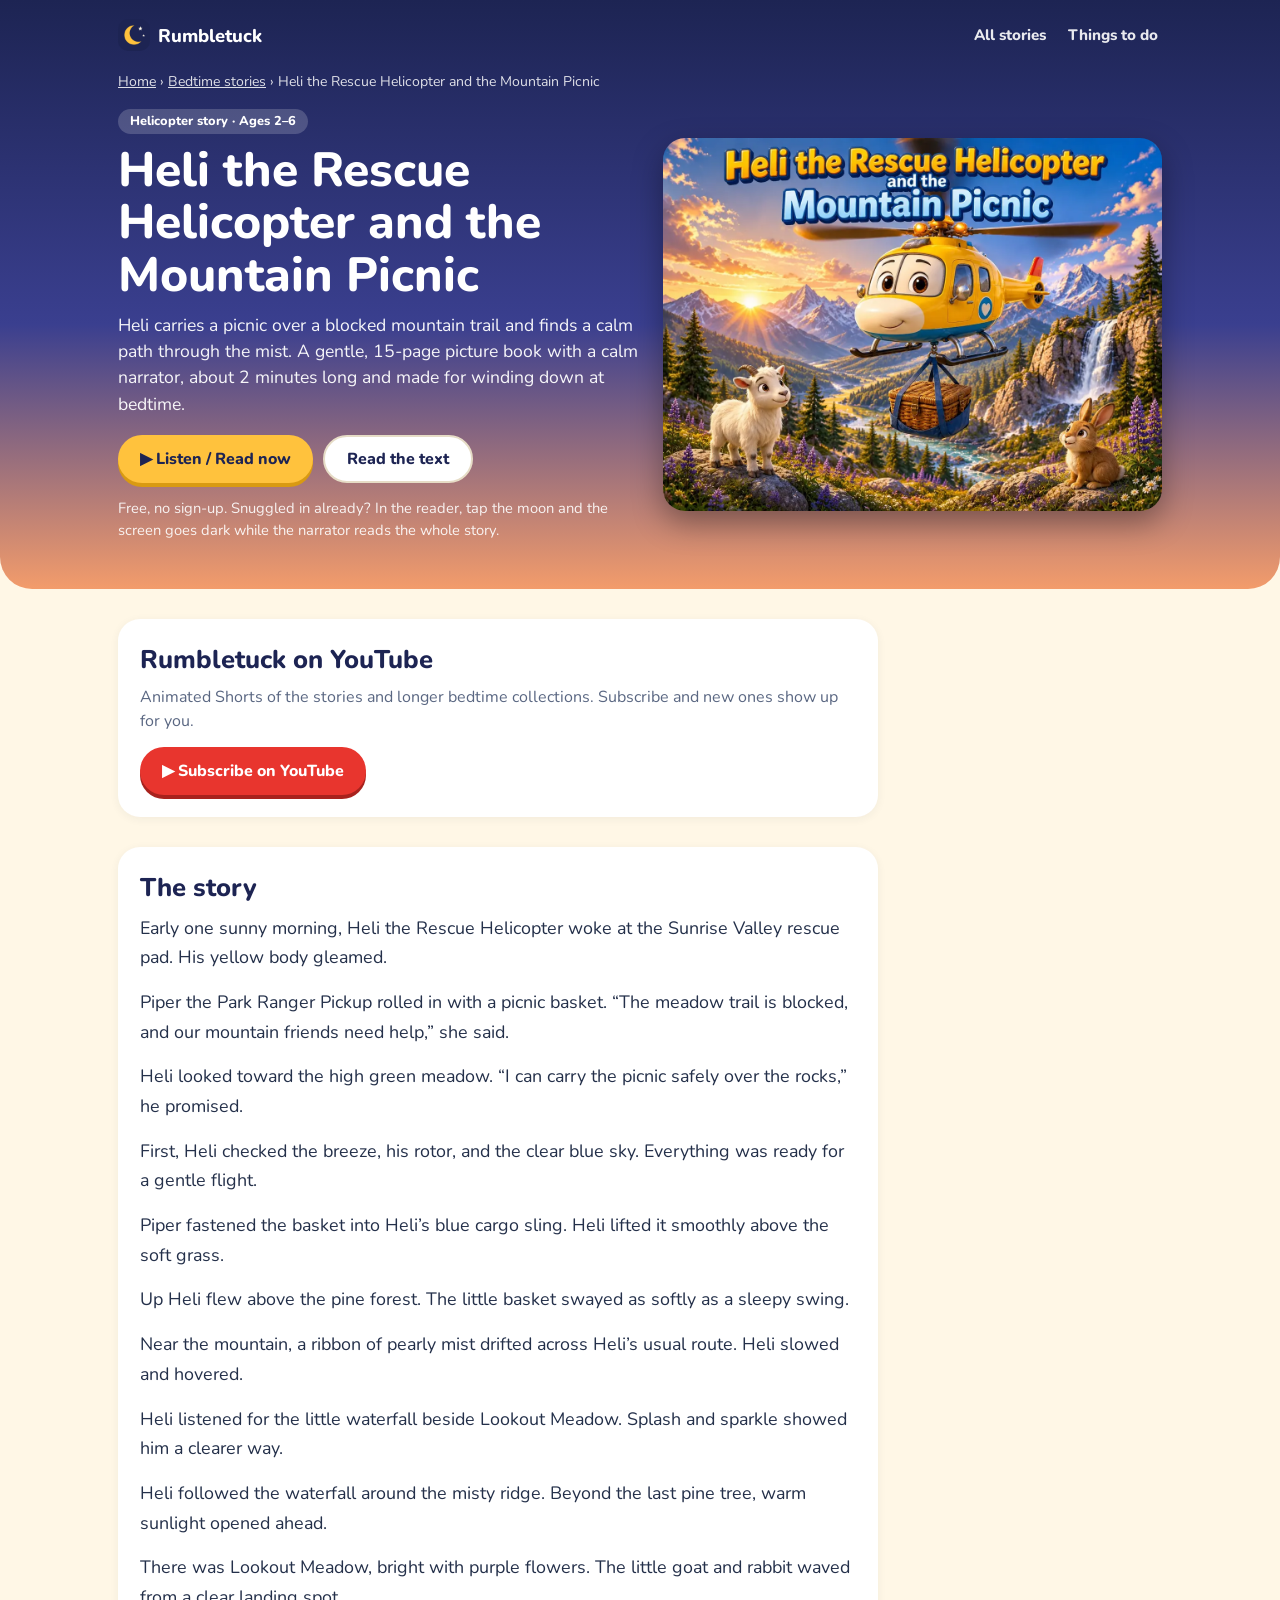
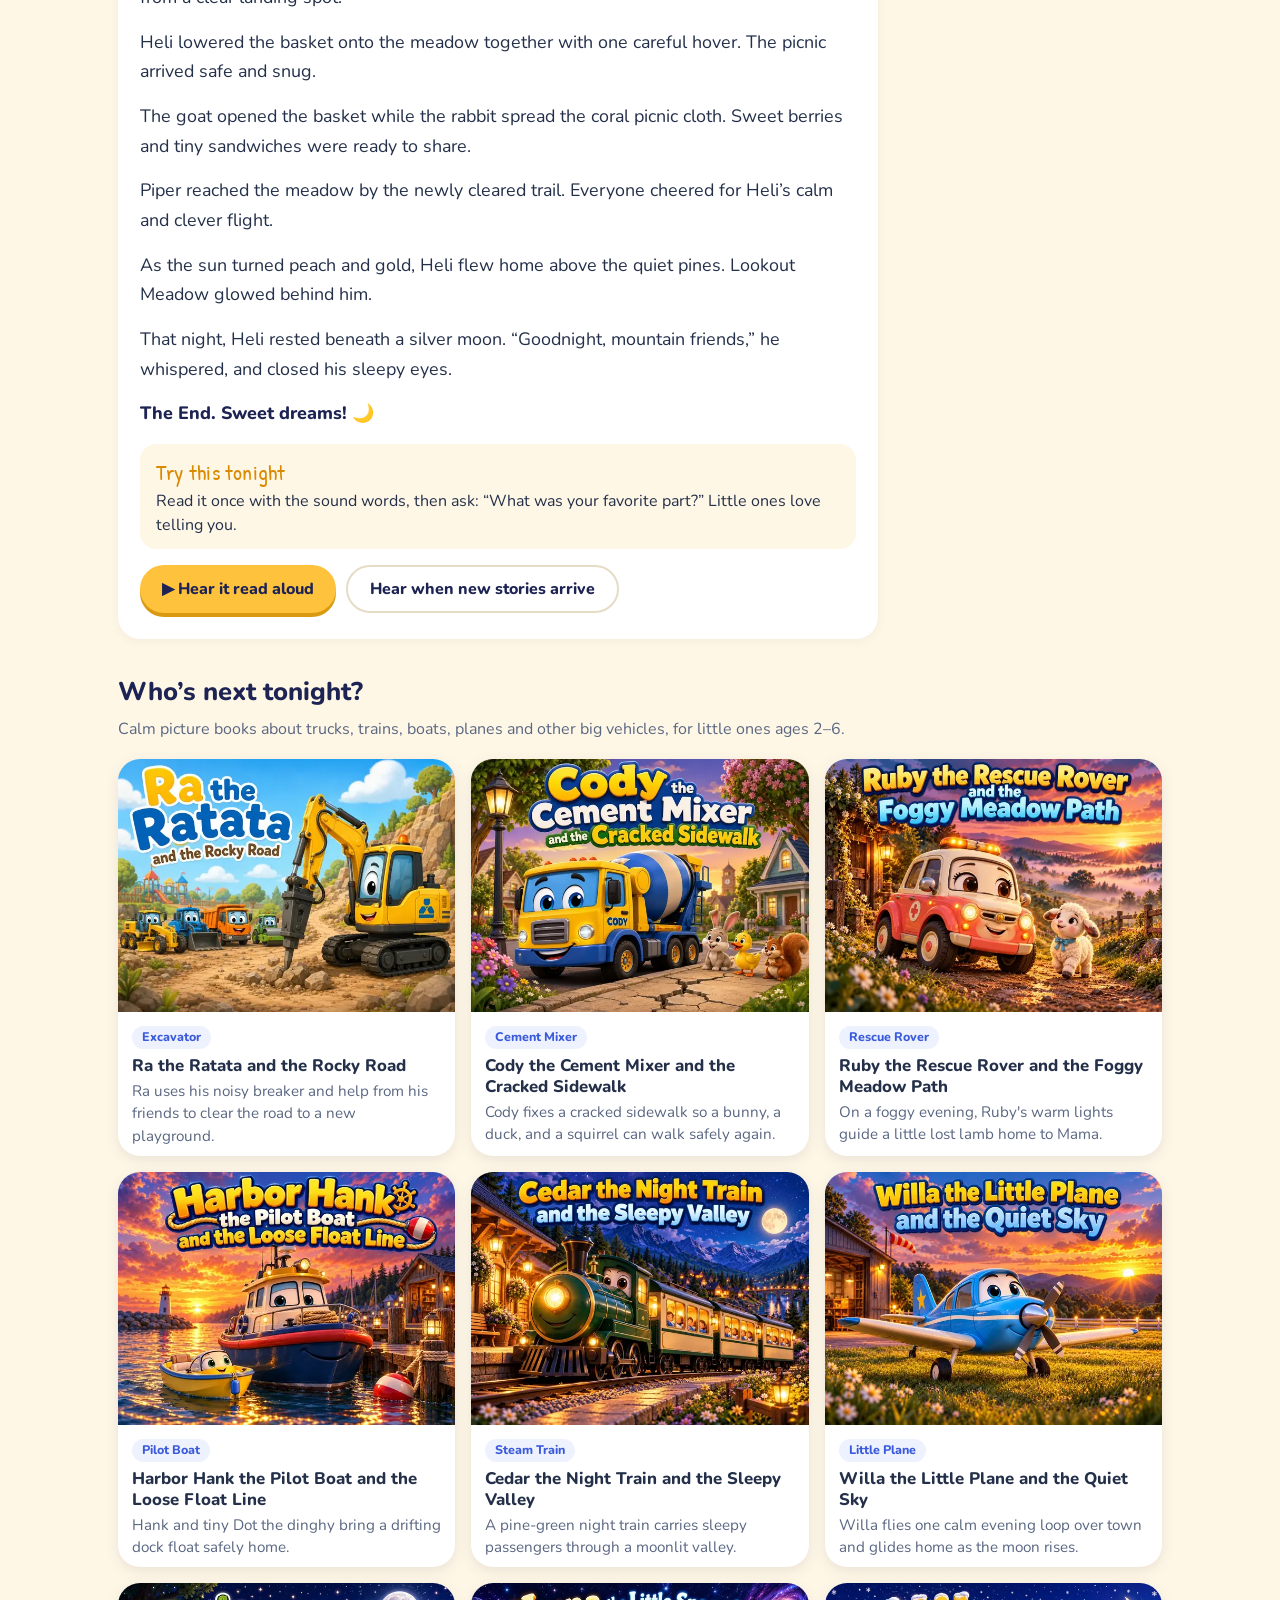
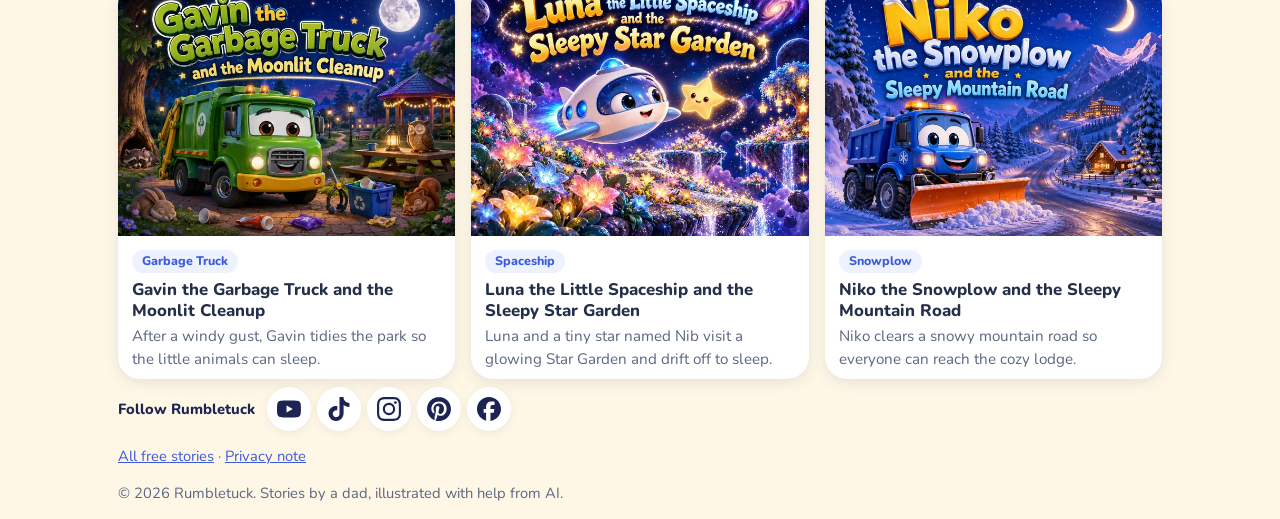
<file: story/heli-the-rescue-helicopter-and-the-mountain-picnic/index.html>
<!doctype html>
<html lang="en">
<head>
<meta charset="utf-8">
<meta name="viewport" content="width=device-width, initial-scale=1, viewport-fit=cover">
<title>Heli the Rescue Helicopter and the Mountain Picnic – Free Bedtime Story for Toddlers | Rumbletuck</title>
<meta name="description" content="Heli carries a picnic over a blocked mountain trail and finds a calm path through the mist. A calm, narrated helicopter bedtime story for toddlers and preschoolers ages 2–6. Read or listen free.">
<link rel="canonical" href="https://rumbletuck.com/story/heli-the-rescue-helicopter-and-the-mountain-picnic/">
<meta name="theme-color" content="#1d2453">
<meta property="og:site_name" content="Rumbletuck">
<meta property="og:type" content="book">
<meta property="og:title" content="Heli the Rescue Helicopter and the Mountain Picnic – free bedtime story">
<meta property="og:description" content="Heli carries a picnic over a blocked mountain trail and finds a calm path through the mist. A calm, narrated helicopter bedtime story for toddlers and preschoolers ages 2–6. Read or listen free.">
<meta property="og:url" content="https://rumbletuck.com/story/heli-the-rescue-helicopter-and-the-mountain-picnic/">
<meta property="og:image" content="https://rumbletuck.com/og/heli.jpg">
<meta property="og:image:width" content="1200">
<meta property="og:image:height" content="630">
<meta property="og:image:alt" content="Cover of Heli the Rescue Helicopter and the Mountain Picnic, an illustrated bedtime story about a helicopter for toddlers">
<meta name="twitter:card" content="summary_large_image">
<meta name="twitter:title" content="Heli the Rescue Helicopter and the Mountain Picnic – free bedtime story">
<meta name="twitter:description" content="Heli carries a picnic over a blocked mountain trail and finds a calm path through the mist. A calm, narrated helicopter bedtime story for toddlers and preschoolers ages 2–6. Read or listen free.">
<meta name="twitter:image" content="https://rumbletuck.com/og/heli.jpg">
<meta name="twitter:image:alt" content="Cover of Heli the Rescue Helicopter and the Mountain Picnic, an illustrated bedtime story about a helicopter for toddlers">
<link rel="manifest" href="/manifest.webmanifest">
<link rel="icon" href="/favicon.ico" sizes="any">
<link rel="icon" href="/icons/icon-192.png" type="image/png">
<link rel="apple-touch-icon" href="/icons/icon-192.png">
<link rel="stylesheet" href="/styles.css">
<script type="application/ld+json">{"@context": "https://schema.org", "@graph": [{"@type": "Book", "@id": "https://rumbletuck.com/story/heli-the-rescue-helicopter-and-the-mountain-picnic/#book", "name": "Heli the Rescue Helicopter and the Mountain Picnic", "url": "https://rumbletuck.com/story/heli-the-rescue-helicopter-and-the-mountain-picnic/", "description": "Heli carries a picnic over a blocked mountain trail and finds a calm path through the mist. A calm, narrated helicopter bedtime story for toddlers and preschoolers ages 2–6. Read or listen free.", "image": "https://rumbletuck.com/stories/heli/cover.webp", "inLanguage": "en", "genre": ["Bedtime story", "Children's picture book"], "bookFormat": "https://schema.org/EBook", "numberOfPages": 15, "isAccessibleForFree": true, "typicalAgeRange": "2-6", "audience": {"@type": "PeopleAudience", "suggestedMinAge": 2, "suggestedMaxAge": 6}, "about": "Helicopter", "author": {"@id": "https://rumbletuck.com/#org"}, "publisher": {"@id": "https://rumbletuck.com/#org"}}, {"@type": "Organization", "@id": "https://rumbletuck.com/#org", "name": "Rumbletuck", "url": "https://rumbletuck.com/", "logo": "https://rumbletuck.com/icons/icon-512.png", "email": "hello@rumbletuck.com", "sameAs": ["https://www.youtube.com/@rumbletuckstories"]}, {"@type": "BreadcrumbList", "itemListElement": [{"@type": "ListItem", "position": 1, "name": "Rumbletuck", "item": "https://rumbletuck.com/"}, {"@type": "ListItem", "position": 2, "name": "Bedtime stories", "item": "https://rumbletuck.com/#stories"}, {"@type": "ListItem", "position": 3, "name": "Heli the Rescue Helicopter and the Mountain Picnic", "item": "https://rumbletuck.com/story/heli-the-rescue-helicopter-and-the-mountain-picnic/"}]}]}</script>
</head>
<body class="story-page">
<header class="hero">
  <div class="wrap">
    <div class="topbar">
      <a class="brand" href="/"><img class="brand-moon" src="/icons/icon-192.png" width="32" height="32" alt="">Rumbletuck</a>
      <nav class="top-nav" aria-label="Site"><a class="top-link" href="/#stories">All stories</a><a class="top-link hide-sm" href="/#together">Things to do</a></nav>
    </div>
    <nav class="crumbs" aria-label="Breadcrumb"><a href="/">Home</a> › <a href="/#stories">Bedtime stories</a> › <span>Heli the Rescue Helicopter and the Mountain Picnic</span></nav>
    <div class="hero-grid">
      <div>
        <span class="tag story-tag">Helicopter story · Ages 2–6</span>
        <h1>Heli the Rescue Helicopter and the Mountain Picnic</h1>
        <p class="lead">Heli carries a picnic over a blocked mountain trail and finds a calm path through the mist. A gentle, 15-page picture book with a calm narrator, about 2 minutes long and made for winding down at bedtime.</p>
        <div class="cta-row">
          <a class="btn btn-primary" href="/read.html?s=heli">▶ Listen / Read now</a>
          <a class="btn btn-ghost" href="#story-text">Read the text</a>
        </div>
        <p class="story-note">Free, no sign-up. Snuggled in already? In the reader, tap the moon and the screen goes dark while the narrator reads the whole story.</p>
      </div>
      <div class="art"><a href="/read.html?s=heli"><img src="/stories/heli/cover.webp" width="1200" height="900" alt="Cover of Heli the Rescue Helicopter and the Mountain Picnic, an illustrated bedtime story about a helicopter for toddlers" fetchpriority="high"></a></div>
    </div>
  </div>
</header>

<main class="wrap">
  <section class="yt-block" id="watch" data-story="heli" data-title="Heli the Rescue Helicopter and the Mountain Picnic">
    <div class="yt-frame" hidden></div>
    <div class="yt-copy"><h2>Rumbletuck on YouTube</h2><p class="sub">Animated Shorts of the stories and longer bedtime collections. Subscribe and new ones show up for you.</p><div class="cta-row"><a class="btn btn-yt" href="https://www.youtube.com/@rumbletuckstories?sub_confirmation=1" target="_blank" rel="noopener">▶ Subscribe on YouTube</a></div></div>
  </section>

  <article class="story-text" id="story-text">
    <h2>The story</h2>
      <p>Early one sunny morning, Heli the Rescue Helicopter woke at the Sunrise Valley rescue pad. His yellow body gleamed.</p>
      <p>Piper the Park Ranger Pickup rolled in with a picnic basket. “The meadow trail is blocked, and our mountain friends need help,” she said.</p>
      <p>Heli looked toward the high green meadow. “I can carry the picnic safely over the rocks,” he promised.</p>
      <p>First, Heli checked the breeze, his rotor, and the clear blue sky. Everything was ready for a gentle flight.</p>
      <p>Piper fastened the basket into Heli’s blue cargo sling. Heli lifted it smoothly above the soft grass.</p>
      <p>Up Heli flew above the pine forest. The little basket swayed as softly as a sleepy swing.</p>
      <p>Near the mountain, a ribbon of pearly mist drifted across Heli’s usual route. Heli slowed and hovered.</p>
      <p>Heli listened for the little waterfall beside Lookout Meadow. Splash and sparkle showed him a clearer way.</p>
      <p>Heli followed the waterfall around the misty ridge. Beyond the last pine tree, warm sunlight opened ahead.</p>
      <p>There was Lookout Meadow, bright with purple flowers. The little goat and rabbit waved from a clear landing spot.</p>
      <p>Heli lowered the basket onto the meadow together with one careful hover. The picnic arrived safe and snug.</p>
      <p>The goat opened the basket while the rabbit spread the coral picnic cloth. Sweet berries and tiny sandwiches were ready to share.</p>
      <p>Piper reached the meadow by the newly cleared trail. Everyone cheered for Heli’s calm and clever flight.</p>
      <p>As the sun turned peach and gold, Heli flew home above the quiet pines. Lookout Meadow glowed behind him.</p>
      <p>That night, Heli rested beneath a silver moon. “Goodnight, mountain friends,” he whispered, and closed his sleepy eyes.</p>
    <p class="story-end">The End. Sweet dreams! 🌙</p>
    <div class="together-tip"><p class="hand">Try this tonight</p><p>Read it once with the sound words, then ask: “What was your favorite part?” Little ones love telling you.</p></div>
    <div class="cta-row"><a class="btn btn-primary" href="/read.html?s=heli">▶ Hear it read aloud</a><a class="btn btn-ghost" href="/#waitlist">Hear when new stories arrive</a></div>
  </article>

  <section>
    <h2>Who’s next tonight?</h2>
    <p class="sub">Calm picture books about trucks, trains, boats, planes and other big vehicles, for little ones ages 2–6.</p>
    <div class="grid">
      <a class="card" href="/story/ra-the-ratata-and-the-rocky-road/"><img src="/stories/ra/thumb.webp" width="640" height="480" loading="lazy" alt="Cover of Ra the Ratata and the Rocky Road"><div class="body"><span class="tag">Excavator</span><h3>Ra the Ratata and the Rocky Road</h3><p>Ra uses his noisy breaker and help from his friends to clear the road to a new playground.</p></div></a>
      <a class="card" href="/story/cody-the-cement-mixer-and-the-cracked-sidewalk/"><img src="/stories/cody/thumb.webp" width="640" height="480" loading="lazy" alt="Cover of Cody the Cement Mixer and the Cracked Sidewalk"><div class="body"><span class="tag">Cement Mixer</span><h3>Cody the Cement Mixer and the Cracked Sidewalk</h3><p>Cody fixes a cracked sidewalk so a bunny, a duck, and a squirrel can walk safely again.</p></div></a>
      <a class="card" href="/story/ruby-the-rescue-rover-and-the-foggy-meadow-path/"><img src="/stories/ruby/thumb.webp" width="640" height="480" loading="lazy" alt="Cover of Ruby the Rescue Rover and the Foggy Meadow Path"><div class="body"><span class="tag">Rescue Rover</span><h3>Ruby the Rescue Rover and the Foggy Meadow Path</h3><p>On a foggy evening, Ruby&#x27;s warm lights guide a little lost lamb home to Mama.</p></div></a>
      <a class="card" href="/story/harbor-hank-the-pilot-boat-and-the-loose-float-line/"><img src="/stories/hank/thumb.webp" width="640" height="480" loading="lazy" alt="Cover of Harbor Hank the Pilot Boat and the Loose Float Line"><div class="body"><span class="tag">Pilot Boat</span><h3>Harbor Hank the Pilot Boat and the Loose Float Line</h3><p>Hank and tiny Dot the dinghy bring a drifting dock float safely home.</p></div></a>
      <a class="card" href="/story/cedar-the-night-train-and-the-sleepy-valley/"><img src="/stories/cedar/thumb.webp" width="640" height="480" loading="lazy" alt="Cover of Cedar the Night Train and the Sleepy Valley"><div class="body"><span class="tag">Steam Train</span><h3>Cedar the Night Train and the Sleepy Valley</h3><p>A pine-green night train carries sleepy passengers through a moonlit valley.</p></div></a>
      <a class="card" href="/story/willa-the-little-plane-and-the-quiet-sky/"><img src="/stories/willa/thumb.webp" width="640" height="480" loading="lazy" alt="Cover of Willa the Little Plane and the Quiet Sky"><div class="body"><span class="tag">Little Plane</span><h3>Willa the Little Plane and the Quiet Sky</h3><p>Willa flies one calm evening loop over town and glides home as the moon rises.</p></div></a>
      <a class="card" href="/story/gavin-the-garbage-truck-and-the-moonlit-cleanup/"><img src="/stories/gavin/thumb.webp" width="640" height="480" loading="lazy" alt="Cover of Gavin the Garbage Truck and the Moonlit Cleanup"><div class="body"><span class="tag">Garbage Truck</span><h3>Gavin the Garbage Truck and the Moonlit Cleanup</h3><p>After a windy gust, Gavin tidies the park so the little animals can sleep.</p></div></a>
      <a class="card" href="/story/luna-the-little-spaceship-and-the-sleepy-star-garden/"><img src="/stories/luna/thumb.webp" width="640" height="480" loading="lazy" alt="Cover of Luna the Little Spaceship and the Sleepy Star Garden"><div class="body"><span class="tag">Spaceship</span><h3>Luna the Little Spaceship and the Sleepy Star Garden</h3><p>Luna and a tiny star named Nib visit a glowing Star Garden and drift off to sleep.</p></div></a>
      <a class="card" href="/story/niko-the-snowplow-and-the-sleepy-mountain-road/"><img src="/stories/niko/thumb.webp" width="640" height="480" loading="lazy" alt="Cover of Niko the Snowplow and the Sleepy Mountain Road"><div class="body"><span class="tag">Snowplow</span><h3>Niko the Snowplow and the Sleepy Mountain Road</h3><p>Niko clears a snowy mountain road so everyone can reach the cozy lodge.</p></div></a>
    </div>
  </section>
</main>

<footer class="wrap">
  <nav class="footer-social" aria-label="Follow Rumbletuck"><span>Follow Rumbletuck</span><span class="fs-icons"><a href="https://www.youtube.com/@rumbletuckstories?sub_confirmation=1" target="_blank" rel="noopener" aria-label="Rumbletuck on YouTube (opens in a new tab)" title="YouTube"><svg class="si" aria-hidden="true" focusable="false" width="24" height="24"><use href="/icons/social.svg#yt"></use></svg></a><a href="https://www.tiktok.com/@rumbletuckstories" target="_blank" rel="noopener" aria-label="Rumbletuck on TikTok (opens in a new tab)" title="TikTok"><svg class="si" aria-hidden="true" focusable="false" width="24" height="24"><use href="/icons/social.svg#tt"></use></svg></a><a href="https://www.instagram.com/rumbletuckstories1/" target="_blank" rel="noopener" aria-label="Rumbletuck on Instagram (opens in a new tab)" title="Instagram"><svg class="si" aria-hidden="true" focusable="false" width="24" height="24"><use href="/icons/social.svg#ig"></use></svg></a><a href="https://www.pinterest.com/rumbletuckstories/" target="_blank" rel="noopener" aria-label="Rumbletuck on Pinterest (opens in a new tab)" title="Pinterest"><svg class="si" aria-hidden="true" focusable="false" width="24" height="24"><use href="/icons/social.svg#pin"></use></svg></a><a href="https://www.facebook.com/Rumbletuckstories" target="_blank" rel="noopener" aria-label="Rumbletuck on Facebook (opens in a new tab)" title="Facebook"><svg class="si" aria-hidden="true" focusable="false" width="24" height="24"><use href="/icons/social.svg#fb"></use></svg></a></span></nav>
  <p><a href="/">All free stories</a> · <a href="/privacy.html">Privacy note</a></p>
  <p>© 2026 Rumbletuck. Stories by a dad, illustrated with help from AI.</p>
</footer>
<script src="/yt.js" defer></script>
<script>if ('serviceWorker' in navigator) navigator.serviceWorker.register('/sw.js').catch(()=>{});</script>
</body>
</html>
</file>
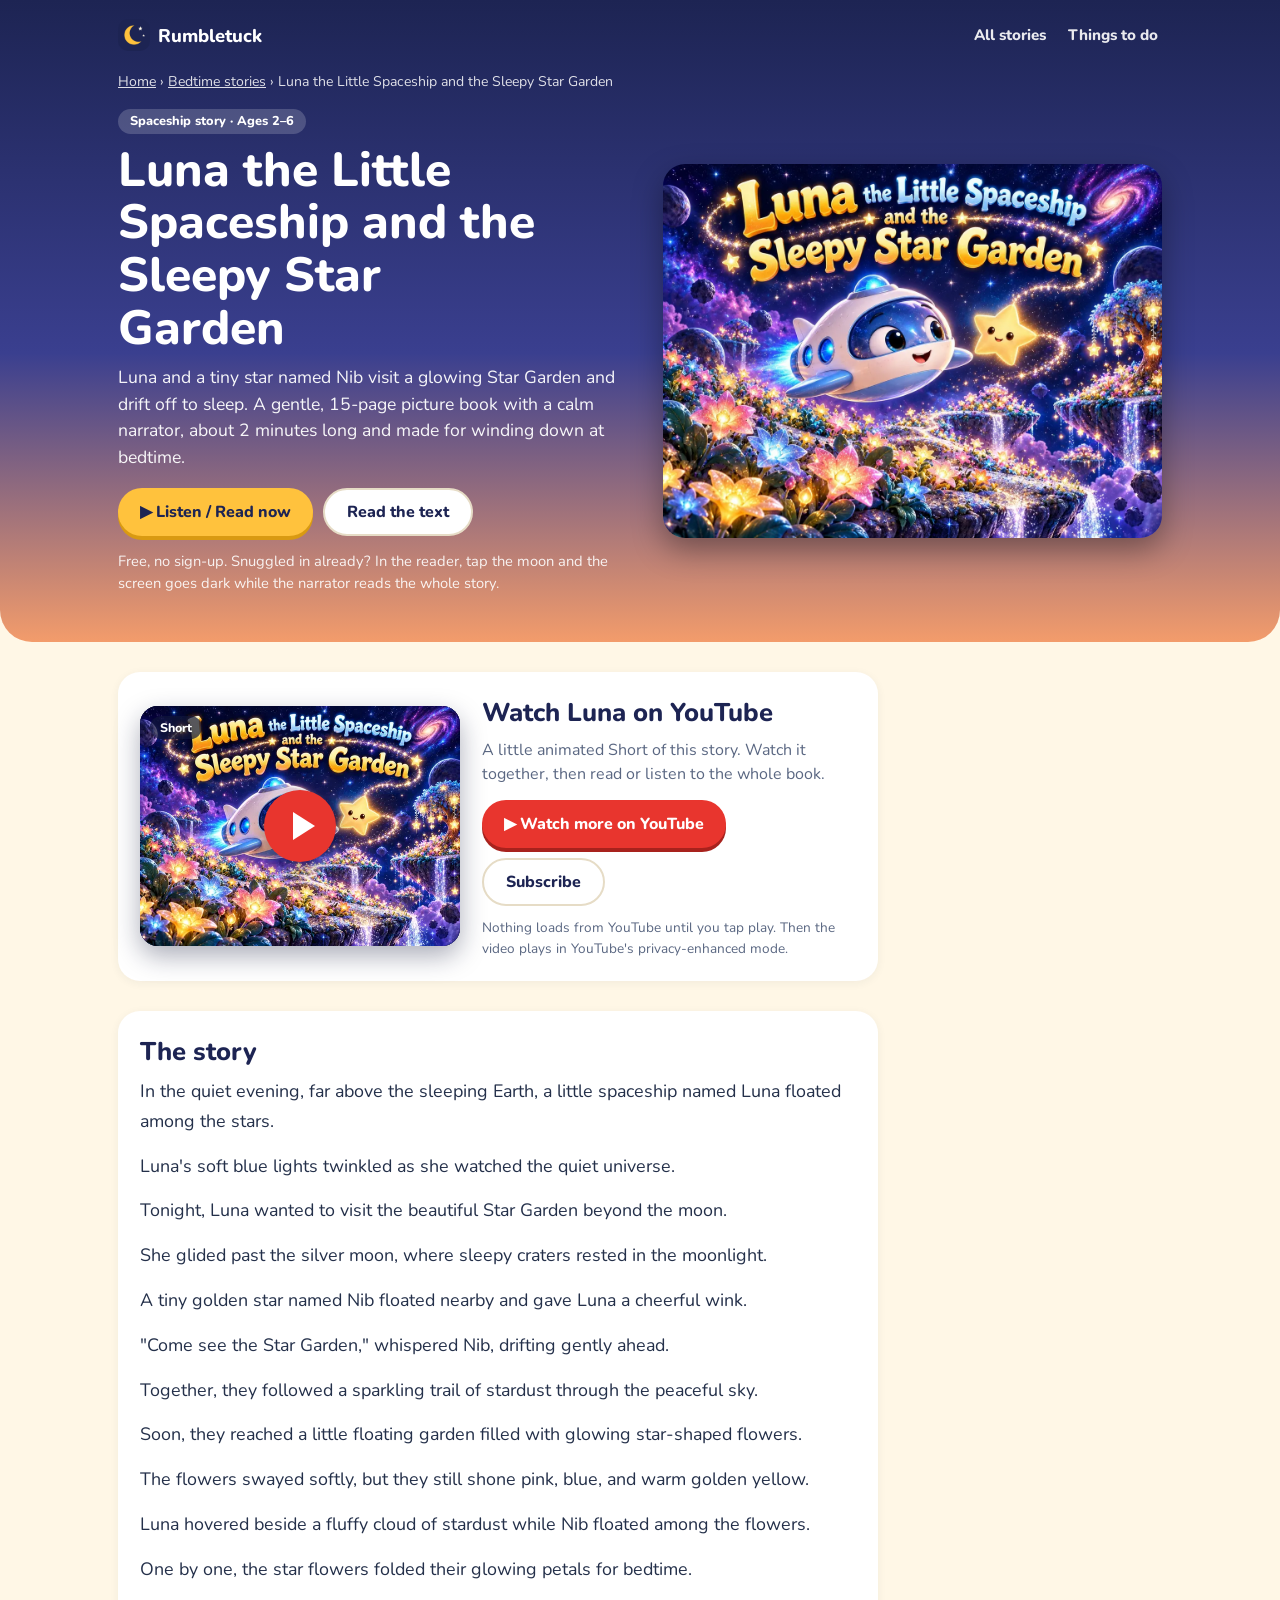
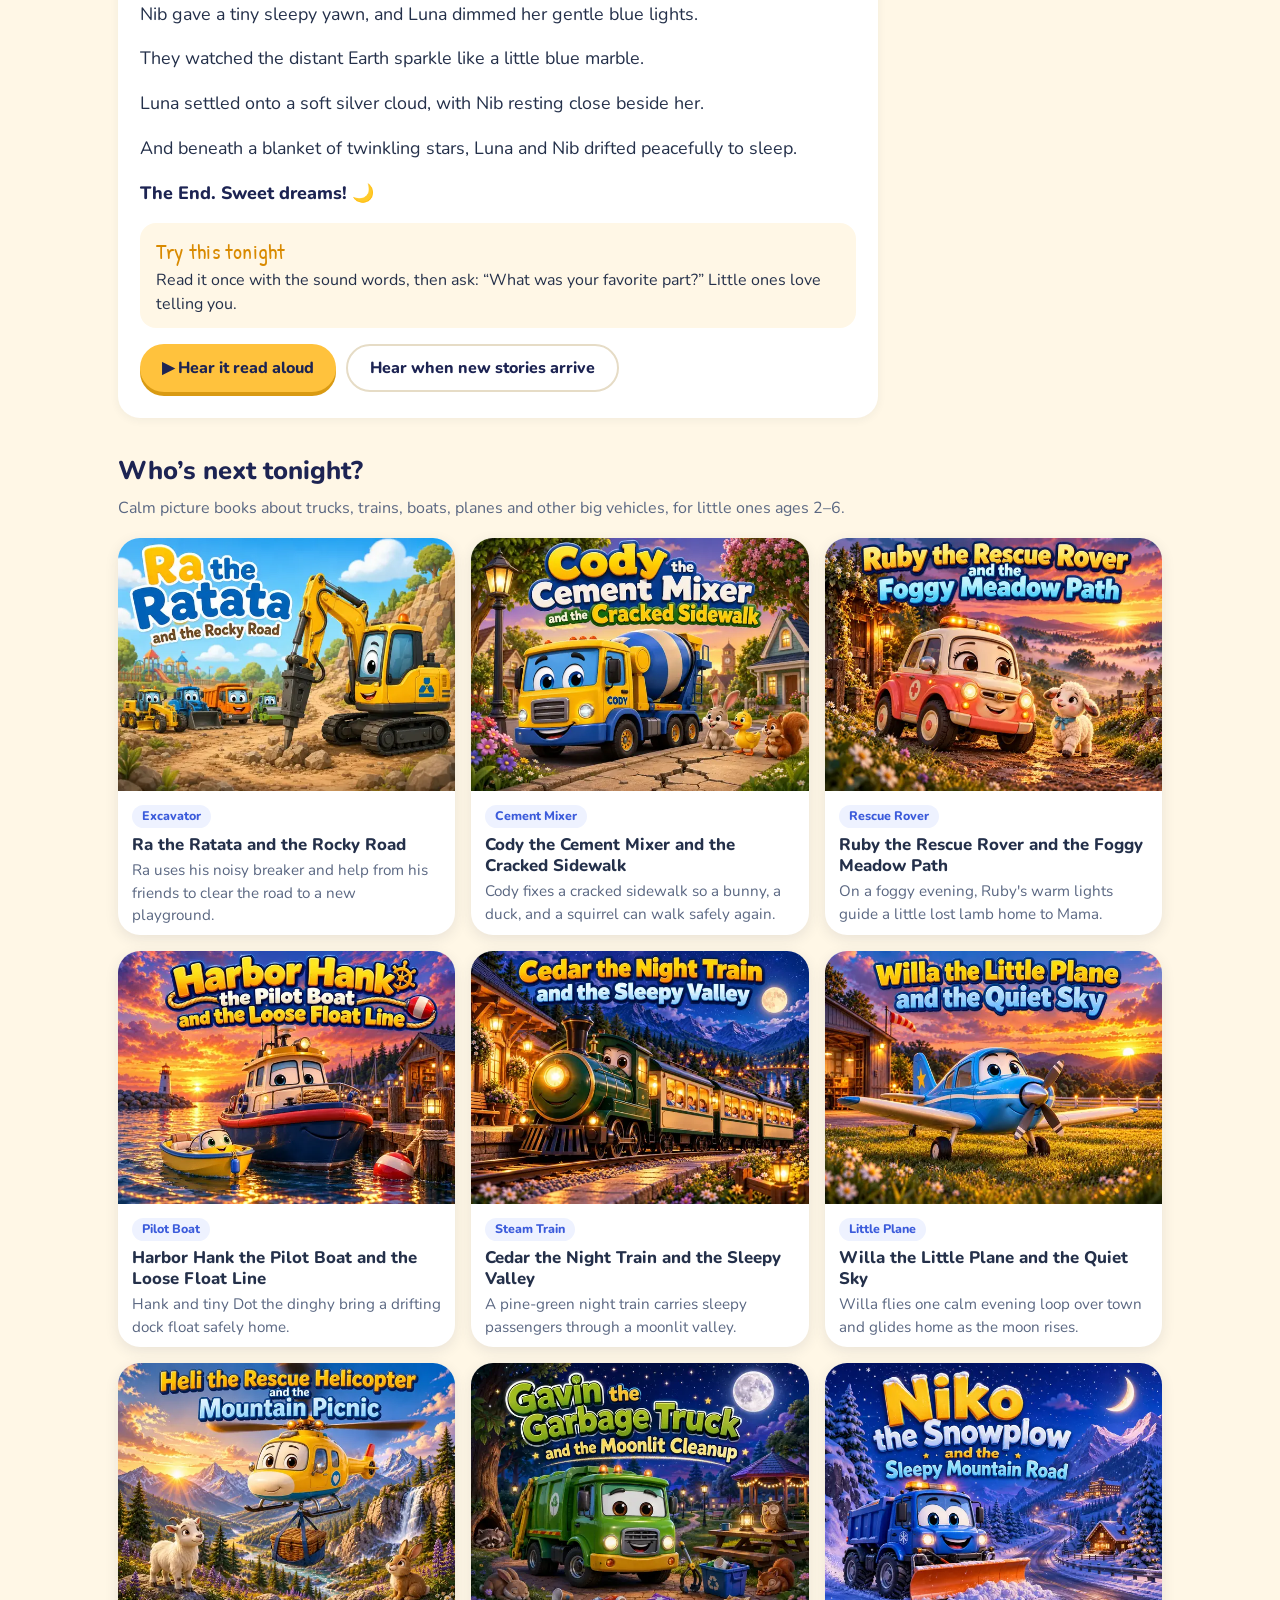
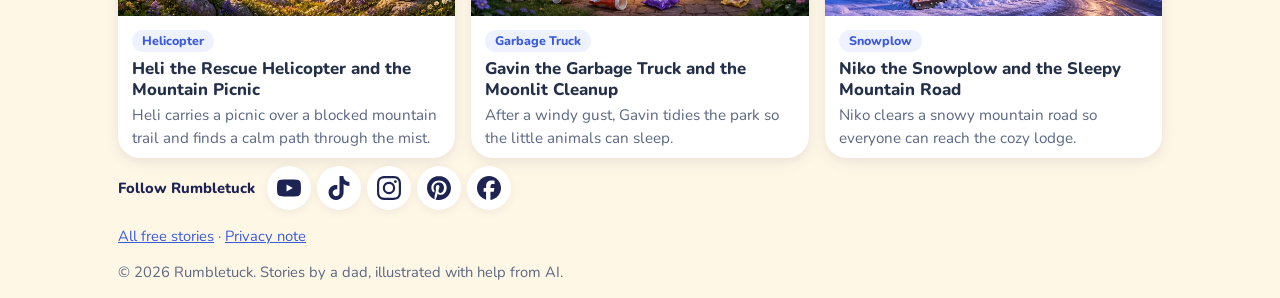
<file: story/luna-the-little-spaceship-and-the-sleepy-star-garden/index.html>
<!doctype html>
<html lang="en">
<head>
<meta charset="utf-8">
<meta name="viewport" content="width=device-width, initial-scale=1, viewport-fit=cover">
<title>Luna the Little Spaceship and the Sleepy Star Garden – Free Bedtime Story for Toddlers | Rumbletuck</title>
<meta name="description" content="Luna and a tiny star named Nib visit a glowing Star Garden and drift off to sleep. A calm, narrated spaceship bedtime story for toddlers and preschoolers ages 2–6. Read or listen free.">
<link rel="canonical" href="https://rumbletuck.com/story/luna-the-little-spaceship-and-the-sleepy-star-garden/">
<meta name="theme-color" content="#1d2453">
<meta property="og:site_name" content="Rumbletuck">
<meta property="og:type" content="book">
<meta property="og:title" content="Luna the Little Spaceship and the Sleepy Star Garden – free bedtime story">
<meta property="og:description" content="Luna and a tiny star named Nib visit a glowing Star Garden and drift off to sleep. A calm, narrated spaceship bedtime story for toddlers and preschoolers ages 2–6. Read or listen free.">
<meta property="og:url" content="https://rumbletuck.com/story/luna-the-little-spaceship-and-the-sleepy-star-garden/">
<meta property="og:image" content="https://rumbletuck.com/og/luna.jpg">
<meta property="og:image:width" content="1200">
<meta property="og:image:height" content="630">
<meta property="og:image:alt" content="Cover of Luna the Little Spaceship and the Sleepy Star Garden, an illustrated bedtime story about a spaceship for toddlers">
<meta name="twitter:card" content="summary_large_image">
<meta name="twitter:title" content="Luna the Little Spaceship and the Sleepy Star Garden – free bedtime story">
<meta name="twitter:description" content="Luna and a tiny star named Nib visit a glowing Star Garden and drift off to sleep. A calm, narrated spaceship bedtime story for toddlers and preschoolers ages 2–6. Read or listen free.">
<meta name="twitter:image" content="https://rumbletuck.com/og/luna.jpg">
<meta name="twitter:image:alt" content="Cover of Luna the Little Spaceship and the Sleepy Star Garden, an illustrated bedtime story about a spaceship for toddlers">
<link rel="manifest" href="/manifest.webmanifest">
<link rel="icon" href="/favicon.ico" sizes="any">
<link rel="icon" href="/icons/icon-192.png" type="image/png">
<link rel="apple-touch-icon" href="/icons/icon-192.png">
<link rel="stylesheet" href="/styles.css">
<script type="application/ld+json">{"@context": "https://schema.org", "@graph": [{"@type": "Book", "@id": "https://rumbletuck.com/story/luna-the-little-spaceship-and-the-sleepy-star-garden/#book", "name": "Luna the Little Spaceship and the Sleepy Star Garden", "url": "https://rumbletuck.com/story/luna-the-little-spaceship-and-the-sleepy-star-garden/", "description": "Luna and a tiny star named Nib visit a glowing Star Garden and drift off to sleep. A calm, narrated spaceship bedtime story for toddlers and preschoolers ages 2–6. Read or listen free.", "image": "https://rumbletuck.com/stories/luna/cover.webp", "inLanguage": "en", "genre": ["Bedtime story", "Children's picture book"], "bookFormat": "https://schema.org/EBook", "numberOfPages": 15, "isAccessibleForFree": true, "typicalAgeRange": "2-6", "audience": {"@type": "PeopleAudience", "suggestedMinAge": 2, "suggestedMaxAge": 6}, "about": "Spaceship", "author": {"@id": "https://rumbletuck.com/#org"}, "publisher": {"@id": "https://rumbletuck.com/#org"}}, {"@type": "Organization", "@id": "https://rumbletuck.com/#org", "name": "Rumbletuck", "url": "https://rumbletuck.com/", "logo": "https://rumbletuck.com/icons/icon-512.png", "email": "hello@rumbletuck.com", "sameAs": ["https://www.youtube.com/@rumbletuckstories"]}, {"@type": "BreadcrumbList", "itemListElement": [{"@type": "ListItem", "position": 1, "name": "Rumbletuck", "item": "https://rumbletuck.com/"}, {"@type": "ListItem", "position": 2, "name": "Bedtime stories", "item": "https://rumbletuck.com/#stories"}, {"@type": "ListItem", "position": 3, "name": "Luna the Little Spaceship and the Sleepy Star Garden", "item": "https://rumbletuck.com/story/luna-the-little-spaceship-and-the-sleepy-star-garden/"}]}]}</script>
</head>
<body class="story-page">
<header class="hero">
  <div class="wrap">
    <div class="topbar">
      <a class="brand" href="/"><img class="brand-moon" src="/icons/icon-192.png" width="32" height="32" alt="">Rumbletuck</a>
      <nav class="top-nav" aria-label="Site"><a class="top-link" href="/#stories">All stories</a><a class="top-link hide-sm" href="/#together">Things to do</a></nav>
    </div>
    <nav class="crumbs" aria-label="Breadcrumb"><a href="/">Home</a> › <a href="/#stories">Bedtime stories</a> › <span>Luna the Little Spaceship and the Sleepy Star Garden</span></nav>
    <div class="hero-grid">
      <div>
        <span class="tag story-tag">Spaceship story · Ages 2–6</span>
        <h1>Luna the Little Spaceship and the Sleepy Star Garden</h1>
        <p class="lead">Luna and a tiny star named Nib visit a glowing Star Garden and drift off to sleep. A gentle, 15-page picture book with a calm narrator, about 2 minutes long and made for winding down at bedtime.</p>
        <div class="cta-row">
          <a class="btn btn-primary" href="/read.html?s=luna">▶ Listen / Read now</a>
          <a class="btn btn-ghost" href="#story-text">Read the text</a>
        </div>
        <p class="story-note">Free, no sign-up. Snuggled in already? In the reader, tap the moon and the screen goes dark while the narrator reads the whole story.</p>
      </div>
      <div class="art"><a href="/read.html?s=luna"><img src="/stories/luna/cover.webp" width="1200" height="900" alt="Cover of Luna the Little Spaceship and the Sleepy Star Garden, an illustrated bedtime story about a spaceship for toddlers" fetchpriority="high"></a></div>
    </div>
  </div>
</header>

<main class="wrap">
  <section class="yt-block" id="watch" data-story="luna" data-title="Luna the Little Spaceship and the Sleepy Star Garden" data-has-video>
    <div class="yt-frame"><button class="yt-poster" type="button" data-yt="GzTiaV7nFy0" data-title="Luna – Rumbletuck Short" aria-label="Play the Luna video"><img src="/stories/luna/thumb.webp" alt="" width="640" height="480" loading="lazy"><span class="yt-pill">Short</span><span class="yt-play" aria-hidden="true"></span></button></div>
    <div class="yt-copy"><h2>Watch Luna on YouTube</h2><p class="sub">A little animated Short of this story. Watch it together, then read or listen to the whole book.</p><div class="cta-row"><a class="btn btn-yt" href="https://www.youtube.com/@rumbletuckstories" target="_blank" rel="noopener">▶ Watch more on YouTube</a><a class="btn btn-ghost" href="https://www.youtube.com/@rumbletuckstories?sub_confirmation=1" target="_blank" rel="noopener">Subscribe</a></div><p class="yt-note">Nothing loads from YouTube until you tap play. Then the video plays in YouTube's privacy-enhanced mode.</p></div>
  </section>

  <article class="story-text" id="story-text">
    <h2>The story</h2>
      <p>In the quiet evening, far above the sleeping Earth, a little spaceship named Luna floated among the stars.</p>
      <p>Luna&#x27;s soft blue lights twinkled as she watched the quiet universe.</p>
      <p>Tonight, Luna wanted to visit the beautiful Star Garden beyond the moon.</p>
      <p>She glided past the silver moon, where sleepy craters rested in the moonlight.</p>
      <p>A tiny golden star named Nib floated nearby and gave Luna a cheerful wink.</p>
      <p>&quot;Come see the Star Garden,&quot; whispered Nib, drifting gently ahead.</p>
      <p>Together, they followed a sparkling trail of stardust through the peaceful sky.</p>
      <p>Soon, they reached a little floating garden filled with glowing star-shaped flowers.</p>
      <p>The flowers swayed softly, but they still shone pink, blue, and warm golden yellow.</p>
      <p>Luna hovered beside a fluffy cloud of stardust while Nib floated among the flowers.</p>
      <p>One by one, the star flowers folded their glowing petals for bedtime.</p>
      <p>Nib gave a tiny sleepy yawn, and Luna dimmed her gentle blue lights.</p>
      <p>They watched the distant Earth sparkle like a little blue marble.</p>
      <p>Luna settled onto a soft silver cloud, with Nib resting close beside her.</p>
      <p>And beneath a blanket of twinkling stars, Luna and Nib drifted peacefully to sleep.</p>
    <p class="story-end">The End. Sweet dreams! 🌙</p>
    <div class="together-tip"><p class="hand">Try this tonight</p><p>Read it once with the sound words, then ask: “What was your favorite part?” Little ones love telling you.</p></div>
    <div class="cta-row"><a class="btn btn-primary" href="/read.html?s=luna">▶ Hear it read aloud</a><a class="btn btn-ghost" href="/#waitlist">Hear when new stories arrive</a></div>
  </article>

  <section>
    <h2>Who’s next tonight?</h2>
    <p class="sub">Calm picture books about trucks, trains, boats, planes and other big vehicles, for little ones ages 2–6.</p>
    <div class="grid">
      <a class="card" href="/story/ra-the-ratata-and-the-rocky-road/"><img src="/stories/ra/thumb.webp" width="640" height="480" loading="lazy" alt="Cover of Ra the Ratata and the Rocky Road"><div class="body"><span class="tag">Excavator</span><h3>Ra the Ratata and the Rocky Road</h3><p>Ra uses his noisy breaker and help from his friends to clear the road to a new playground.</p></div></a>
      <a class="card" href="/story/cody-the-cement-mixer-and-the-cracked-sidewalk/"><img src="/stories/cody/thumb.webp" width="640" height="480" loading="lazy" alt="Cover of Cody the Cement Mixer and the Cracked Sidewalk"><div class="body"><span class="tag">Cement Mixer</span><h3>Cody the Cement Mixer and the Cracked Sidewalk</h3><p>Cody fixes a cracked sidewalk so a bunny, a duck, and a squirrel can walk safely again.</p></div></a>
      <a class="card" href="/story/ruby-the-rescue-rover-and-the-foggy-meadow-path/"><img src="/stories/ruby/thumb.webp" width="640" height="480" loading="lazy" alt="Cover of Ruby the Rescue Rover and the Foggy Meadow Path"><div class="body"><span class="tag">Rescue Rover</span><h3>Ruby the Rescue Rover and the Foggy Meadow Path</h3><p>On a foggy evening, Ruby&#x27;s warm lights guide a little lost lamb home to Mama.</p></div></a>
      <a class="card" href="/story/harbor-hank-the-pilot-boat-and-the-loose-float-line/"><img src="/stories/hank/thumb.webp" width="640" height="480" loading="lazy" alt="Cover of Harbor Hank the Pilot Boat and the Loose Float Line"><div class="body"><span class="tag">Pilot Boat</span><h3>Harbor Hank the Pilot Boat and the Loose Float Line</h3><p>Hank and tiny Dot the dinghy bring a drifting dock float safely home.</p></div></a>
      <a class="card" href="/story/cedar-the-night-train-and-the-sleepy-valley/"><img src="/stories/cedar/thumb.webp" width="640" height="480" loading="lazy" alt="Cover of Cedar the Night Train and the Sleepy Valley"><div class="body"><span class="tag">Steam Train</span><h3>Cedar the Night Train and the Sleepy Valley</h3><p>A pine-green night train carries sleepy passengers through a moonlit valley.</p></div></a>
      <a class="card" href="/story/willa-the-little-plane-and-the-quiet-sky/"><img src="/stories/willa/thumb.webp" width="640" height="480" loading="lazy" alt="Cover of Willa the Little Plane and the Quiet Sky"><div class="body"><span class="tag">Little Plane</span><h3>Willa the Little Plane and the Quiet Sky</h3><p>Willa flies one calm evening loop over town and glides home as the moon rises.</p></div></a>
      <a class="card" href="/story/heli-the-rescue-helicopter-and-the-mountain-picnic/"><img src="/stories/heli/thumb.webp" width="640" height="480" loading="lazy" alt="Cover of Heli the Rescue Helicopter and the Mountain Picnic"><div class="body"><span class="tag">Helicopter</span><h3>Heli the Rescue Helicopter and the Mountain Picnic</h3><p>Heli carries a picnic over a blocked mountain trail and finds a calm path through the mist.</p></div></a>
      <a class="card" href="/story/gavin-the-garbage-truck-and-the-moonlit-cleanup/"><img src="/stories/gavin/thumb.webp" width="640" height="480" loading="lazy" alt="Cover of Gavin the Garbage Truck and the Moonlit Cleanup"><div class="body"><span class="tag">Garbage Truck</span><h3>Gavin the Garbage Truck and the Moonlit Cleanup</h3><p>After a windy gust, Gavin tidies the park so the little animals can sleep.</p></div></a>
      <a class="card" href="/story/niko-the-snowplow-and-the-sleepy-mountain-road/"><img src="/stories/niko/thumb.webp" width="640" height="480" loading="lazy" alt="Cover of Niko the Snowplow and the Sleepy Mountain Road"><div class="body"><span class="tag">Snowplow</span><h3>Niko the Snowplow and the Sleepy Mountain Road</h3><p>Niko clears a snowy mountain road so everyone can reach the cozy lodge.</p></div></a>
    </div>
  </section>
</main>

<footer class="wrap">
  <nav class="footer-social" aria-label="Follow Rumbletuck"><span>Follow Rumbletuck</span><span class="fs-icons"><a href="https://www.youtube.com/@rumbletuckstories?sub_confirmation=1" target="_blank" rel="noopener" aria-label="Rumbletuck on YouTube (opens in a new tab)" title="YouTube"><svg class="si" aria-hidden="true" focusable="false" width="24" height="24"><use href="/icons/social.svg#yt"></use></svg></a><a href="https://www.tiktok.com/@rumbletuckstories" target="_blank" rel="noopener" aria-label="Rumbletuck on TikTok (opens in a new tab)" title="TikTok"><svg class="si" aria-hidden="true" focusable="false" width="24" height="24"><use href="/icons/social.svg#tt"></use></svg></a><a href="https://www.instagram.com/rumbletuckstories1/" target="_blank" rel="noopener" aria-label="Rumbletuck on Instagram (opens in a new tab)" title="Instagram"><svg class="si" aria-hidden="true" focusable="false" width="24" height="24"><use href="/icons/social.svg#ig"></use></svg></a><a href="https://www.pinterest.com/rumbletuckstories/" target="_blank" rel="noopener" aria-label="Rumbletuck on Pinterest (opens in a new tab)" title="Pinterest"><svg class="si" aria-hidden="true" focusable="false" width="24" height="24"><use href="/icons/social.svg#pin"></use></svg></a><a href="https://www.facebook.com/Rumbletuckstories" target="_blank" rel="noopener" aria-label="Rumbletuck on Facebook (opens in a new tab)" title="Facebook"><svg class="si" aria-hidden="true" focusable="false" width="24" height="24"><use href="/icons/social.svg#fb"></use></svg></a></span></nav>
  <p><a href="/">All free stories</a> · <a href="/privacy.html">Privacy note</a></p>
  <p>© 2026 Rumbletuck. Stories by a dad, illustrated with help from AI.</p>
</footer>
<script src="/yt.js" defer></script>
<script>if ('serviceWorker' in navigator) navigator.serviceWorker.register('/sw.js').catch(()=>{});</script>
</body>
</html>
</file>
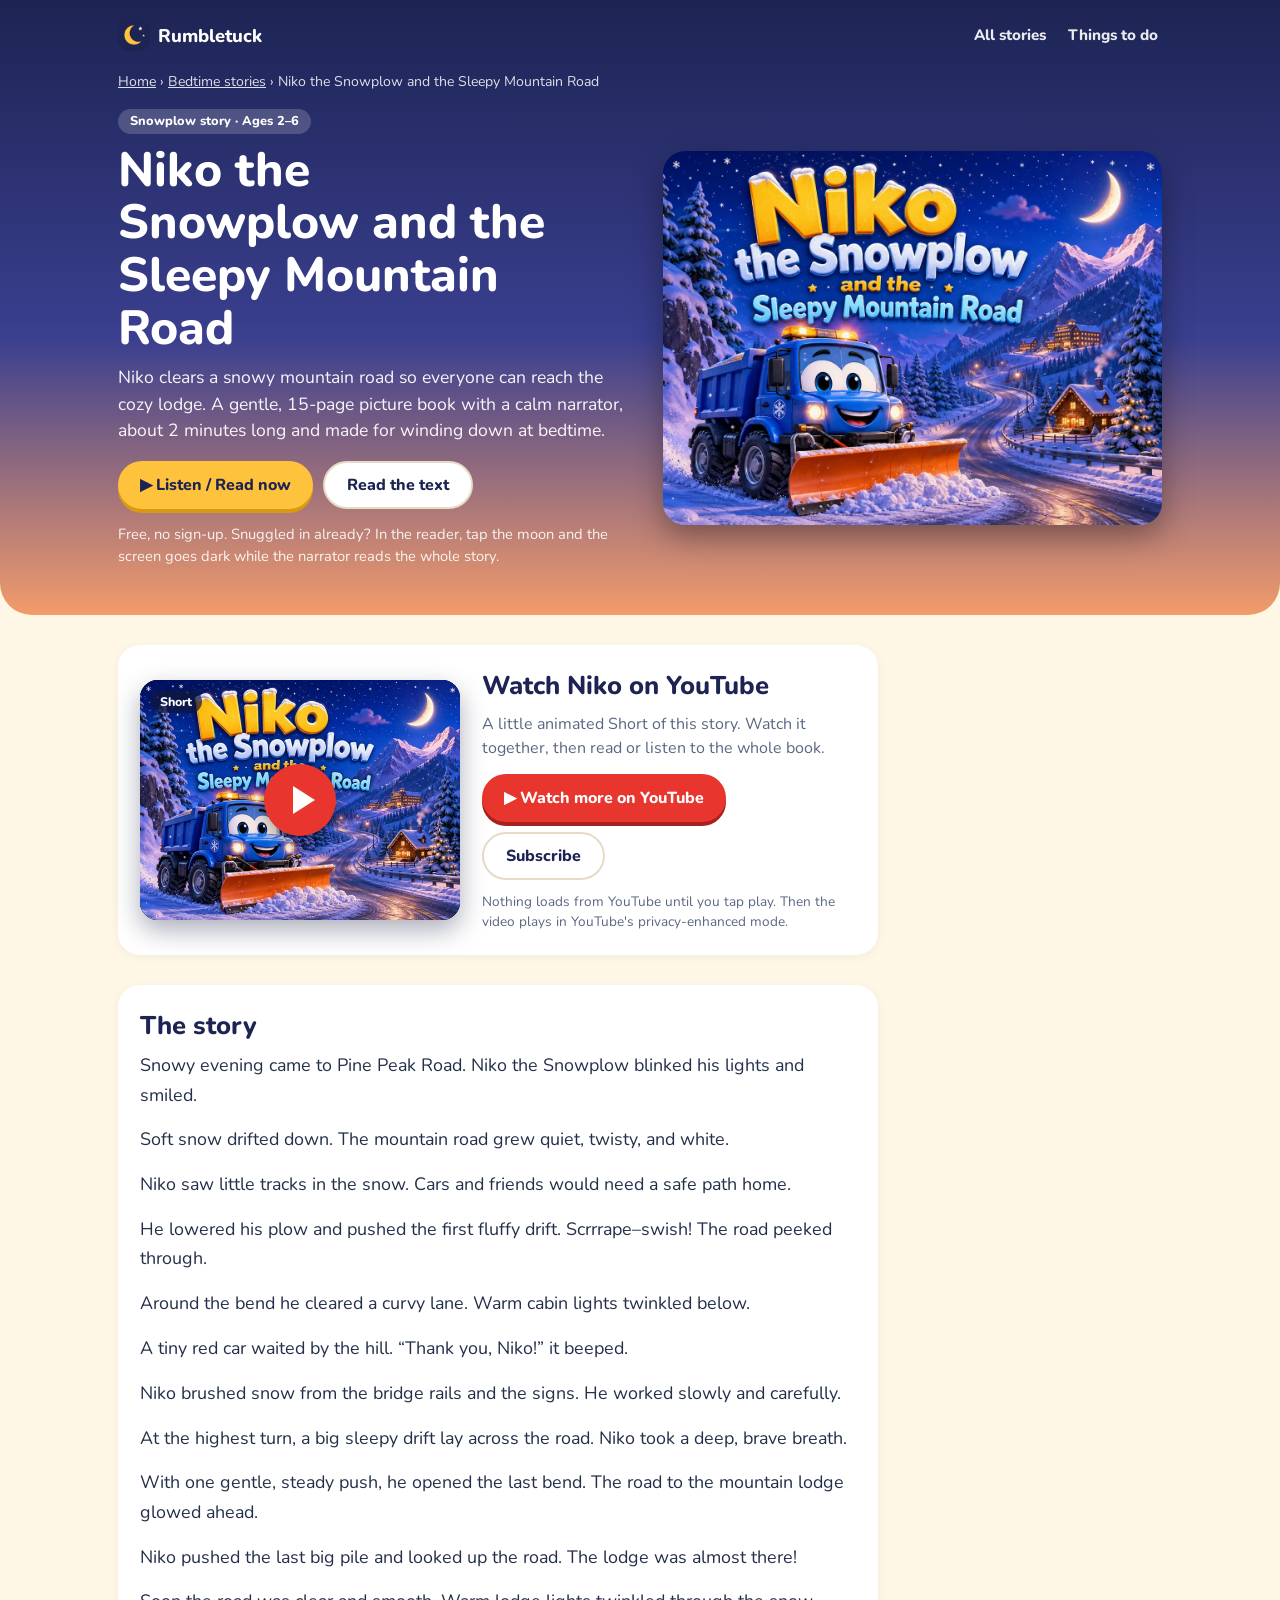
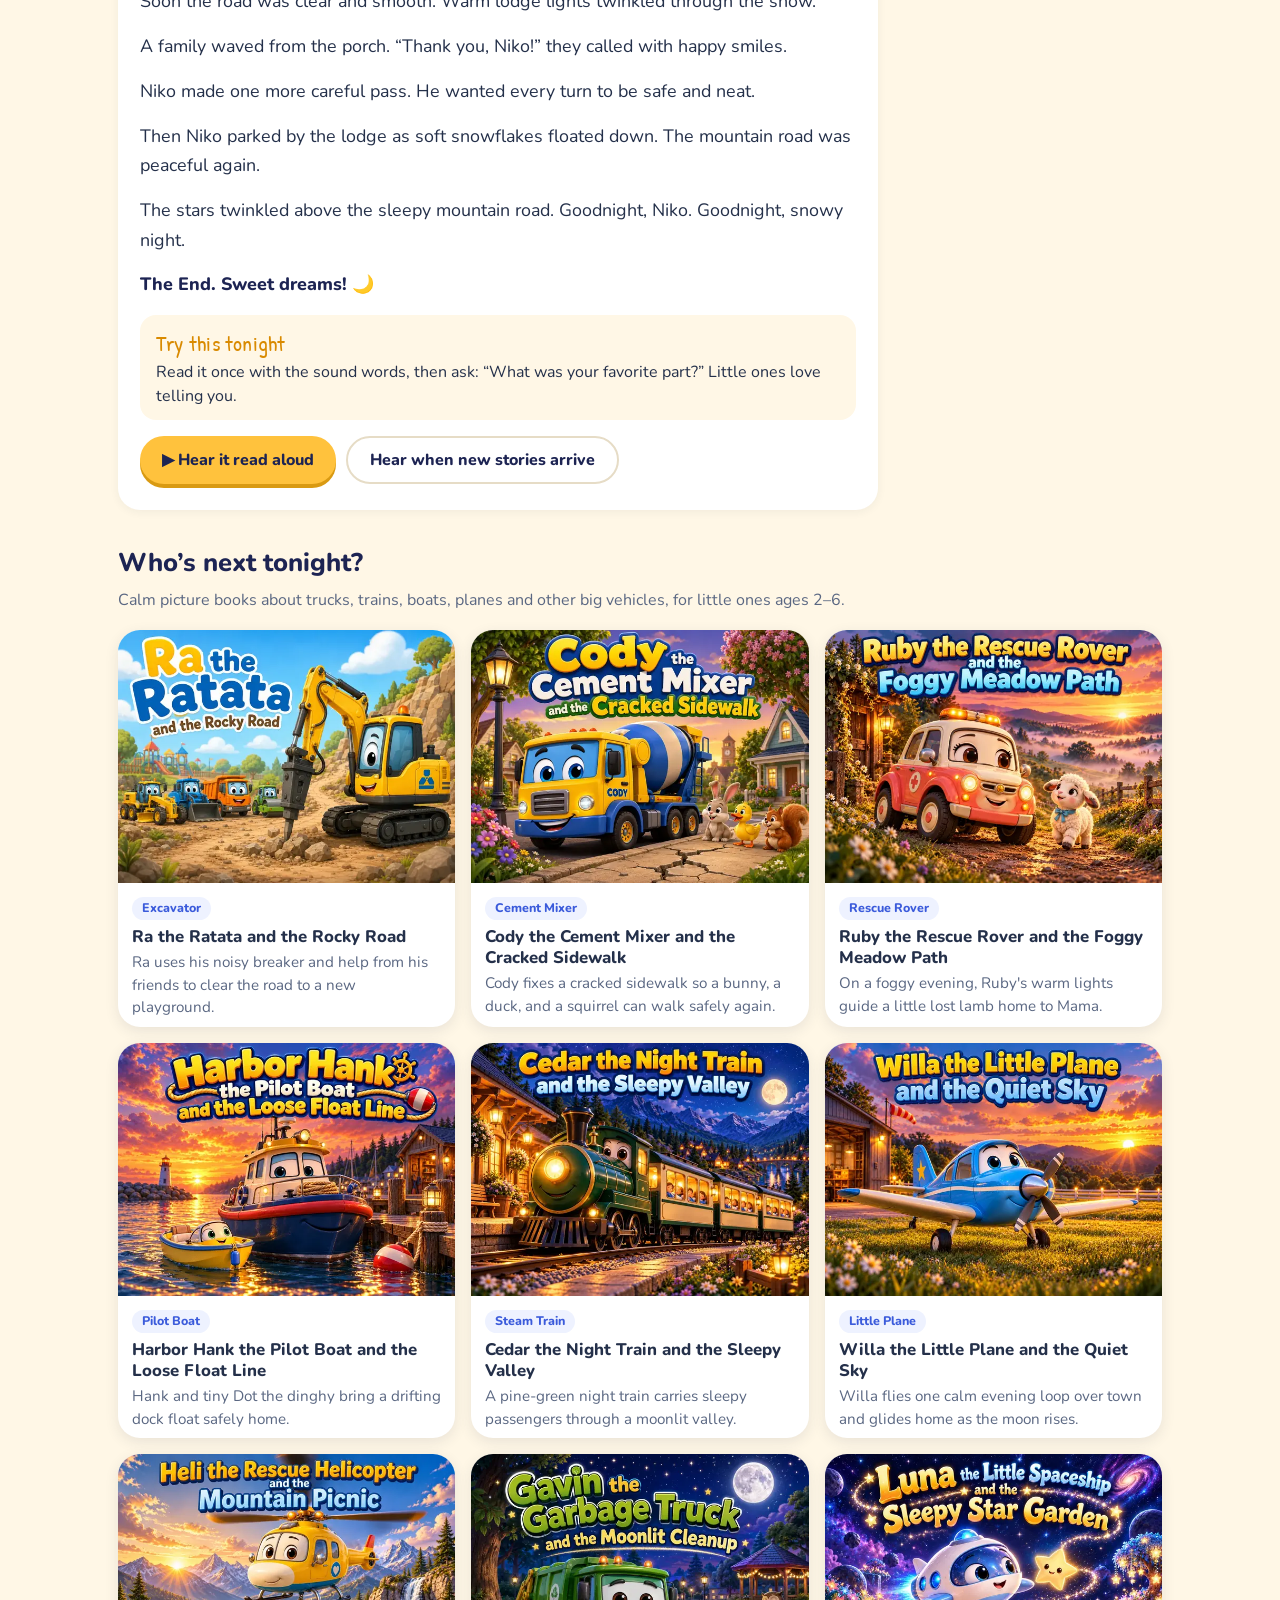
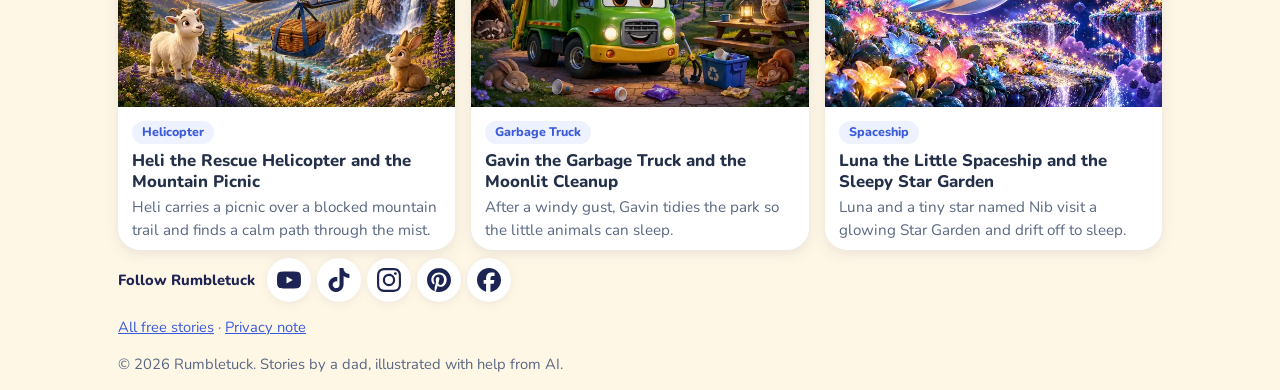
<file: story/niko-the-snowplow-and-the-sleepy-mountain-road/index.html>
<!doctype html>
<html lang="en">
<head>
<meta charset="utf-8">
<meta name="viewport" content="width=device-width, initial-scale=1, viewport-fit=cover">
<title>Niko the Snowplow and the Sleepy Mountain Road – Free Bedtime Story for Toddlers | Rumbletuck</title>
<meta name="description" content="Niko clears a snowy mountain road so everyone can reach the cozy lodge. A calm, narrated snowplow bedtime story for toddlers and preschoolers ages 2–6. Read or listen free.">
<link rel="canonical" href="https://rumbletuck.com/story/niko-the-snowplow-and-the-sleepy-mountain-road/">
<meta name="theme-color" content="#1d2453">
<meta property="og:site_name" content="Rumbletuck">
<meta property="og:type" content="book">
<meta property="og:title" content="Niko the Snowplow and the Sleepy Mountain Road – free bedtime story">
<meta property="og:description" content="Niko clears a snowy mountain road so everyone can reach the cozy lodge. A calm, narrated snowplow bedtime story for toddlers and preschoolers ages 2–6. Read or listen free.">
<meta property="og:url" content="https://rumbletuck.com/story/niko-the-snowplow-and-the-sleepy-mountain-road/">
<meta property="og:image" content="https://rumbletuck.com/og/niko.jpg">
<meta property="og:image:width" content="1200">
<meta property="og:image:height" content="630">
<meta property="og:image:alt" content="Cover of Niko the Snowplow and the Sleepy Mountain Road, an illustrated bedtime story about a snowplow for toddlers">
<meta name="twitter:card" content="summary_large_image">
<meta name="twitter:title" content="Niko the Snowplow and the Sleepy Mountain Road – free bedtime story">
<meta name="twitter:description" content="Niko clears a snowy mountain road so everyone can reach the cozy lodge. A calm, narrated snowplow bedtime story for toddlers and preschoolers ages 2–6. Read or listen free.">
<meta name="twitter:image" content="https://rumbletuck.com/og/niko.jpg">
<meta name="twitter:image:alt" content="Cover of Niko the Snowplow and the Sleepy Mountain Road, an illustrated bedtime story about a snowplow for toddlers">
<link rel="manifest" href="/manifest.webmanifest">
<link rel="icon" href="/favicon.ico" sizes="any">
<link rel="icon" href="/icons/icon-192.png" type="image/png">
<link rel="apple-touch-icon" href="/icons/icon-192.png">
<link rel="stylesheet" href="/styles.css">
<script type="application/ld+json">{"@context": "https://schema.org", "@graph": [{"@type": "Book", "@id": "https://rumbletuck.com/story/niko-the-snowplow-and-the-sleepy-mountain-road/#book", "name": "Niko the Snowplow and the Sleepy Mountain Road", "url": "https://rumbletuck.com/story/niko-the-snowplow-and-the-sleepy-mountain-road/", "description": "Niko clears a snowy mountain road so everyone can reach the cozy lodge. A calm, narrated snowplow bedtime story for toddlers and preschoolers ages 2–6. Read or listen free.", "image": "https://rumbletuck.com/stories/niko/cover.webp", "inLanguage": "en", "genre": ["Bedtime story", "Children's picture book"], "bookFormat": "https://schema.org/EBook", "numberOfPages": 15, "isAccessibleForFree": true, "typicalAgeRange": "2-6", "audience": {"@type": "PeopleAudience", "suggestedMinAge": 2, "suggestedMaxAge": 6}, "about": "Snowplow", "author": {"@id": "https://rumbletuck.com/#org"}, "publisher": {"@id": "https://rumbletuck.com/#org"}}, {"@type": "Organization", "@id": "https://rumbletuck.com/#org", "name": "Rumbletuck", "url": "https://rumbletuck.com/", "logo": "https://rumbletuck.com/icons/icon-512.png", "email": "hello@rumbletuck.com", "sameAs": ["https://www.youtube.com/@rumbletuckstories"]}, {"@type": "BreadcrumbList", "itemListElement": [{"@type": "ListItem", "position": 1, "name": "Rumbletuck", "item": "https://rumbletuck.com/"}, {"@type": "ListItem", "position": 2, "name": "Bedtime stories", "item": "https://rumbletuck.com/#stories"}, {"@type": "ListItem", "position": 3, "name": "Niko the Snowplow and the Sleepy Mountain Road", "item": "https://rumbletuck.com/story/niko-the-snowplow-and-the-sleepy-mountain-road/"}]}]}</script>
</head>
<body class="story-page">
<header class="hero">
  <div class="wrap">
    <div class="topbar">
      <a class="brand" href="/"><img class="brand-moon" src="/icons/icon-192.png" width="32" height="32" alt="">Rumbletuck</a>
      <nav class="top-nav" aria-label="Site"><a class="top-link" href="/#stories">All stories</a><a class="top-link hide-sm" href="/#together">Things to do</a></nav>
    </div>
    <nav class="crumbs" aria-label="Breadcrumb"><a href="/">Home</a> › <a href="/#stories">Bedtime stories</a> › <span>Niko the Snowplow and the Sleepy Mountain Road</span></nav>
    <div class="hero-grid">
      <div>
        <span class="tag story-tag">Snowplow story · Ages 2–6</span>
        <h1>Niko the Snowplow and the Sleepy Mountain Road</h1>
        <p class="lead">Niko clears a snowy mountain road so everyone can reach the cozy lodge. A gentle, 15-page picture book with a calm narrator, about 2 minutes long and made for winding down at bedtime.</p>
        <div class="cta-row">
          <a class="btn btn-primary" href="/read.html?s=niko">▶ Listen / Read now</a>
          <a class="btn btn-ghost" href="#story-text">Read the text</a>
        </div>
        <p class="story-note">Free, no sign-up. Snuggled in already? In the reader, tap the moon and the screen goes dark while the narrator reads the whole story.</p>
      </div>
      <div class="art"><a href="/read.html?s=niko"><img src="/stories/niko/cover.webp" width="1200" height="900" alt="Cover of Niko the Snowplow and the Sleepy Mountain Road, an illustrated bedtime story about a snowplow for toddlers" fetchpriority="high"></a></div>
    </div>
  </div>
</header>

<main class="wrap">
  <section class="yt-block" id="watch" data-story="niko" data-title="Niko the Snowplow and the Sleepy Mountain Road" data-has-video>
    <div class="yt-frame"><button class="yt-poster" type="button" data-yt="Ch-pRfP_SbM" data-title="Niko – Rumbletuck Short" aria-label="Play the Niko video"><img src="/stories/niko/thumb.webp" alt="" width="640" height="480" loading="lazy"><span class="yt-pill">Short</span><span class="yt-play" aria-hidden="true"></span></button></div>
    <div class="yt-copy"><h2>Watch Niko on YouTube</h2><p class="sub">A little animated Short of this story. Watch it together, then read or listen to the whole book.</p><div class="cta-row"><a class="btn btn-yt" href="https://www.youtube.com/@rumbletuckstories" target="_blank" rel="noopener">▶ Watch more on YouTube</a><a class="btn btn-ghost" href="https://www.youtube.com/@rumbletuckstories?sub_confirmation=1" target="_blank" rel="noopener">Subscribe</a></div><p class="yt-note">Nothing loads from YouTube until you tap play. Then the video plays in YouTube's privacy-enhanced mode.</p></div>
  </section>

  <article class="story-text" id="story-text">
    <h2>The story</h2>
      <p>Snowy evening came to Pine Peak Road. Niko the Snowplow blinked his lights and smiled.</p>
      <p>Soft snow drifted down. The mountain road grew quiet, twisty, and white.</p>
      <p>Niko saw little tracks in the snow. Cars and friends would need a safe path home.</p>
      <p>He lowered his plow and pushed the first fluffy drift. Scrrrape–swish! The road peeked through.</p>
      <p>Around the bend he cleared a curvy lane. Warm cabin lights twinkled below.</p>
      <p>A tiny red car waited by the hill. “Thank you, Niko!” it beeped.</p>
      <p>Niko brushed snow from the bridge rails and the signs. He worked slowly and carefully.</p>
      <p>At the highest turn, a big sleepy drift lay across the road. Niko took a deep, brave breath.</p>
      <p>With one gentle, steady push, he opened the last bend. The road to the mountain lodge glowed ahead.</p>
      <p>Niko pushed the last big pile and looked up the road. The lodge was almost there!</p>
      <p>Soon the road was clear and smooth. Warm lodge lights twinkled through the snow.</p>
      <p>A family waved from the porch. “Thank you, Niko!” they called with happy smiles.</p>
      <p>Niko made one more careful pass. He wanted every turn to be safe and neat.</p>
      <p>Then Niko parked by the lodge as soft snowflakes floated down. The mountain road was peaceful again.</p>
      <p>The stars twinkled above the sleepy mountain road. Goodnight, Niko. Goodnight, snowy night.</p>
    <p class="story-end">The End. Sweet dreams! 🌙</p>
    <div class="together-tip"><p class="hand">Try this tonight</p><p>Read it once with the sound words, then ask: “What was your favorite part?” Little ones love telling you.</p></div>
    <div class="cta-row"><a class="btn btn-primary" href="/read.html?s=niko">▶ Hear it read aloud</a><a class="btn btn-ghost" href="/#waitlist">Hear when new stories arrive</a></div>
  </article>

  <section>
    <h2>Who’s next tonight?</h2>
    <p class="sub">Calm picture books about trucks, trains, boats, planes and other big vehicles, for little ones ages 2–6.</p>
    <div class="grid">
      <a class="card" href="/story/ra-the-ratata-and-the-rocky-road/"><img src="/stories/ra/thumb.webp" width="640" height="480" loading="lazy" alt="Cover of Ra the Ratata and the Rocky Road"><div class="body"><span class="tag">Excavator</span><h3>Ra the Ratata and the Rocky Road</h3><p>Ra uses his noisy breaker and help from his friends to clear the road to a new playground.</p></div></a>
      <a class="card" href="/story/cody-the-cement-mixer-and-the-cracked-sidewalk/"><img src="/stories/cody/thumb.webp" width="640" height="480" loading="lazy" alt="Cover of Cody the Cement Mixer and the Cracked Sidewalk"><div class="body"><span class="tag">Cement Mixer</span><h3>Cody the Cement Mixer and the Cracked Sidewalk</h3><p>Cody fixes a cracked sidewalk so a bunny, a duck, and a squirrel can walk safely again.</p></div></a>
      <a class="card" href="/story/ruby-the-rescue-rover-and-the-foggy-meadow-path/"><img src="/stories/ruby/thumb.webp" width="640" height="480" loading="lazy" alt="Cover of Ruby the Rescue Rover and the Foggy Meadow Path"><div class="body"><span class="tag">Rescue Rover</span><h3>Ruby the Rescue Rover and the Foggy Meadow Path</h3><p>On a foggy evening, Ruby&#x27;s warm lights guide a little lost lamb home to Mama.</p></div></a>
      <a class="card" href="/story/harbor-hank-the-pilot-boat-and-the-loose-float-line/"><img src="/stories/hank/thumb.webp" width="640" height="480" loading="lazy" alt="Cover of Harbor Hank the Pilot Boat and the Loose Float Line"><div class="body"><span class="tag">Pilot Boat</span><h3>Harbor Hank the Pilot Boat and the Loose Float Line</h3><p>Hank and tiny Dot the dinghy bring a drifting dock float safely home.</p></div></a>
      <a class="card" href="/story/cedar-the-night-train-and-the-sleepy-valley/"><img src="/stories/cedar/thumb.webp" width="640" height="480" loading="lazy" alt="Cover of Cedar the Night Train and the Sleepy Valley"><div class="body"><span class="tag">Steam Train</span><h3>Cedar the Night Train and the Sleepy Valley</h3><p>A pine-green night train carries sleepy passengers through a moonlit valley.</p></div></a>
      <a class="card" href="/story/willa-the-little-plane-and-the-quiet-sky/"><img src="/stories/willa/thumb.webp" width="640" height="480" loading="lazy" alt="Cover of Willa the Little Plane and the Quiet Sky"><div class="body"><span class="tag">Little Plane</span><h3>Willa the Little Plane and the Quiet Sky</h3><p>Willa flies one calm evening loop over town and glides home as the moon rises.</p></div></a>
      <a class="card" href="/story/heli-the-rescue-helicopter-and-the-mountain-picnic/"><img src="/stories/heli/thumb.webp" width="640" height="480" loading="lazy" alt="Cover of Heli the Rescue Helicopter and the Mountain Picnic"><div class="body"><span class="tag">Helicopter</span><h3>Heli the Rescue Helicopter and the Mountain Picnic</h3><p>Heli carries a picnic over a blocked mountain trail and finds a calm path through the mist.</p></div></a>
      <a class="card" href="/story/gavin-the-garbage-truck-and-the-moonlit-cleanup/"><img src="/stories/gavin/thumb.webp" width="640" height="480" loading="lazy" alt="Cover of Gavin the Garbage Truck and the Moonlit Cleanup"><div class="body"><span class="tag">Garbage Truck</span><h3>Gavin the Garbage Truck and the Moonlit Cleanup</h3><p>After a windy gust, Gavin tidies the park so the little animals can sleep.</p></div></a>
      <a class="card" href="/story/luna-the-little-spaceship-and-the-sleepy-star-garden/"><img src="/stories/luna/thumb.webp" width="640" height="480" loading="lazy" alt="Cover of Luna the Little Spaceship and the Sleepy Star Garden"><div class="body"><span class="tag">Spaceship</span><h3>Luna the Little Spaceship and the Sleepy Star Garden</h3><p>Luna and a tiny star named Nib visit a glowing Star Garden and drift off to sleep.</p></div></a>
    </div>
  </section>
</main>

<footer class="wrap">
  <nav class="footer-social" aria-label="Follow Rumbletuck"><span>Follow Rumbletuck</span><span class="fs-icons"><a href="https://www.youtube.com/@rumbletuckstories?sub_confirmation=1" target="_blank" rel="noopener" aria-label="Rumbletuck on YouTube (opens in a new tab)" title="YouTube"><svg class="si" aria-hidden="true" focusable="false" width="24" height="24"><use href="/icons/social.svg#yt"></use></svg></a><a href="https://www.tiktok.com/@rumbletuckstories" target="_blank" rel="noopener" aria-label="Rumbletuck on TikTok (opens in a new tab)" title="TikTok"><svg class="si" aria-hidden="true" focusable="false" width="24" height="24"><use href="/icons/social.svg#tt"></use></svg></a><a href="https://www.instagram.com/rumbletuckstories1/" target="_blank" rel="noopener" aria-label="Rumbletuck on Instagram (opens in a new tab)" title="Instagram"><svg class="si" aria-hidden="true" focusable="false" width="24" height="24"><use href="/icons/social.svg#ig"></use></svg></a><a href="https://www.pinterest.com/rumbletuckstories/" target="_blank" rel="noopener" aria-label="Rumbletuck on Pinterest (opens in a new tab)" title="Pinterest"><svg class="si" aria-hidden="true" focusable="false" width="24" height="24"><use href="/icons/social.svg#pin"></use></svg></a><a href="https://www.facebook.com/Rumbletuckstories" target="_blank" rel="noopener" aria-label="Rumbletuck on Facebook (opens in a new tab)" title="Facebook"><svg class="si" aria-hidden="true" focusable="false" width="24" height="24"><use href="/icons/social.svg#fb"></use></svg></a></span></nav>
  <p><a href="/">All free stories</a> · <a href="/privacy.html">Privacy note</a></p>
  <p>© 2026 Rumbletuck. Stories by a dad, illustrated with help from AI.</p>
</footer>
<script src="/yt.js" defer></script>
<script>if ('serviceWorker' in navigator) navigator.serviceWorker.register('/sw.js').catch(()=>{});</script>
</body>
</html>
</file>
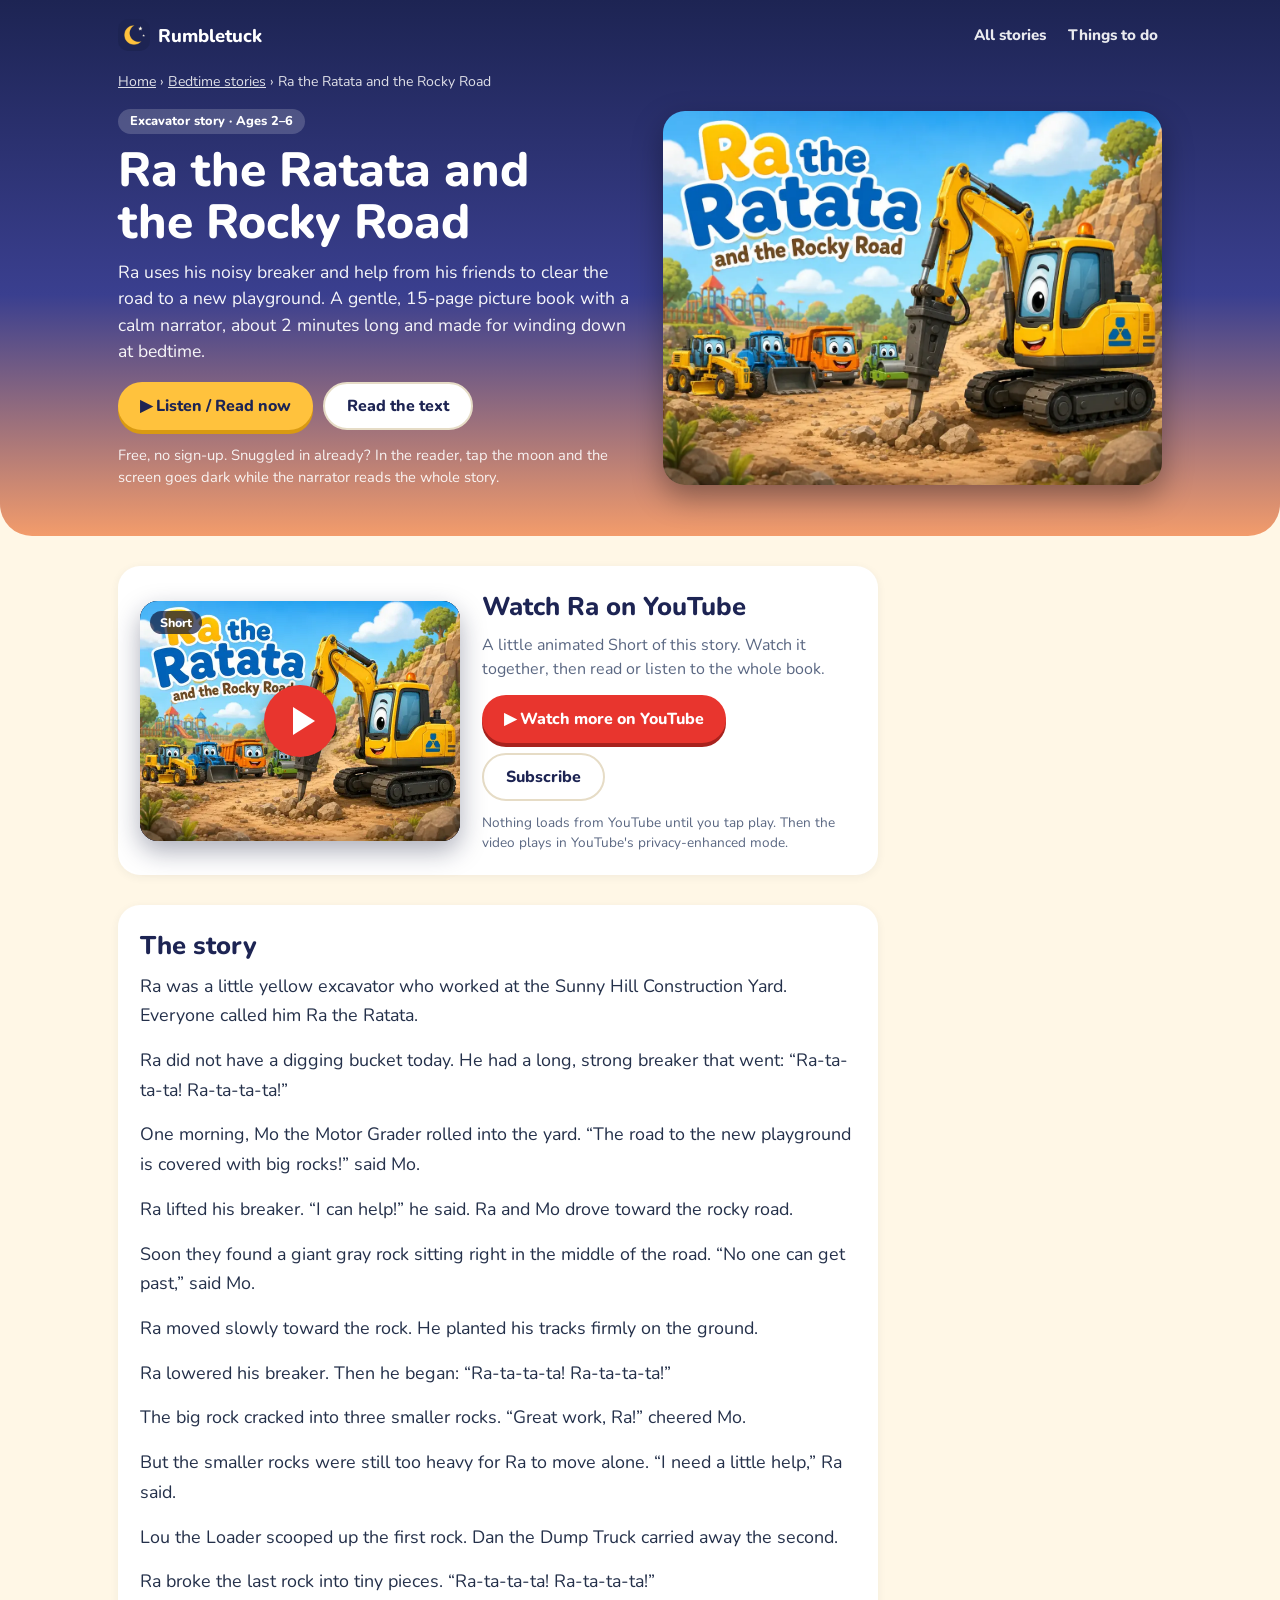
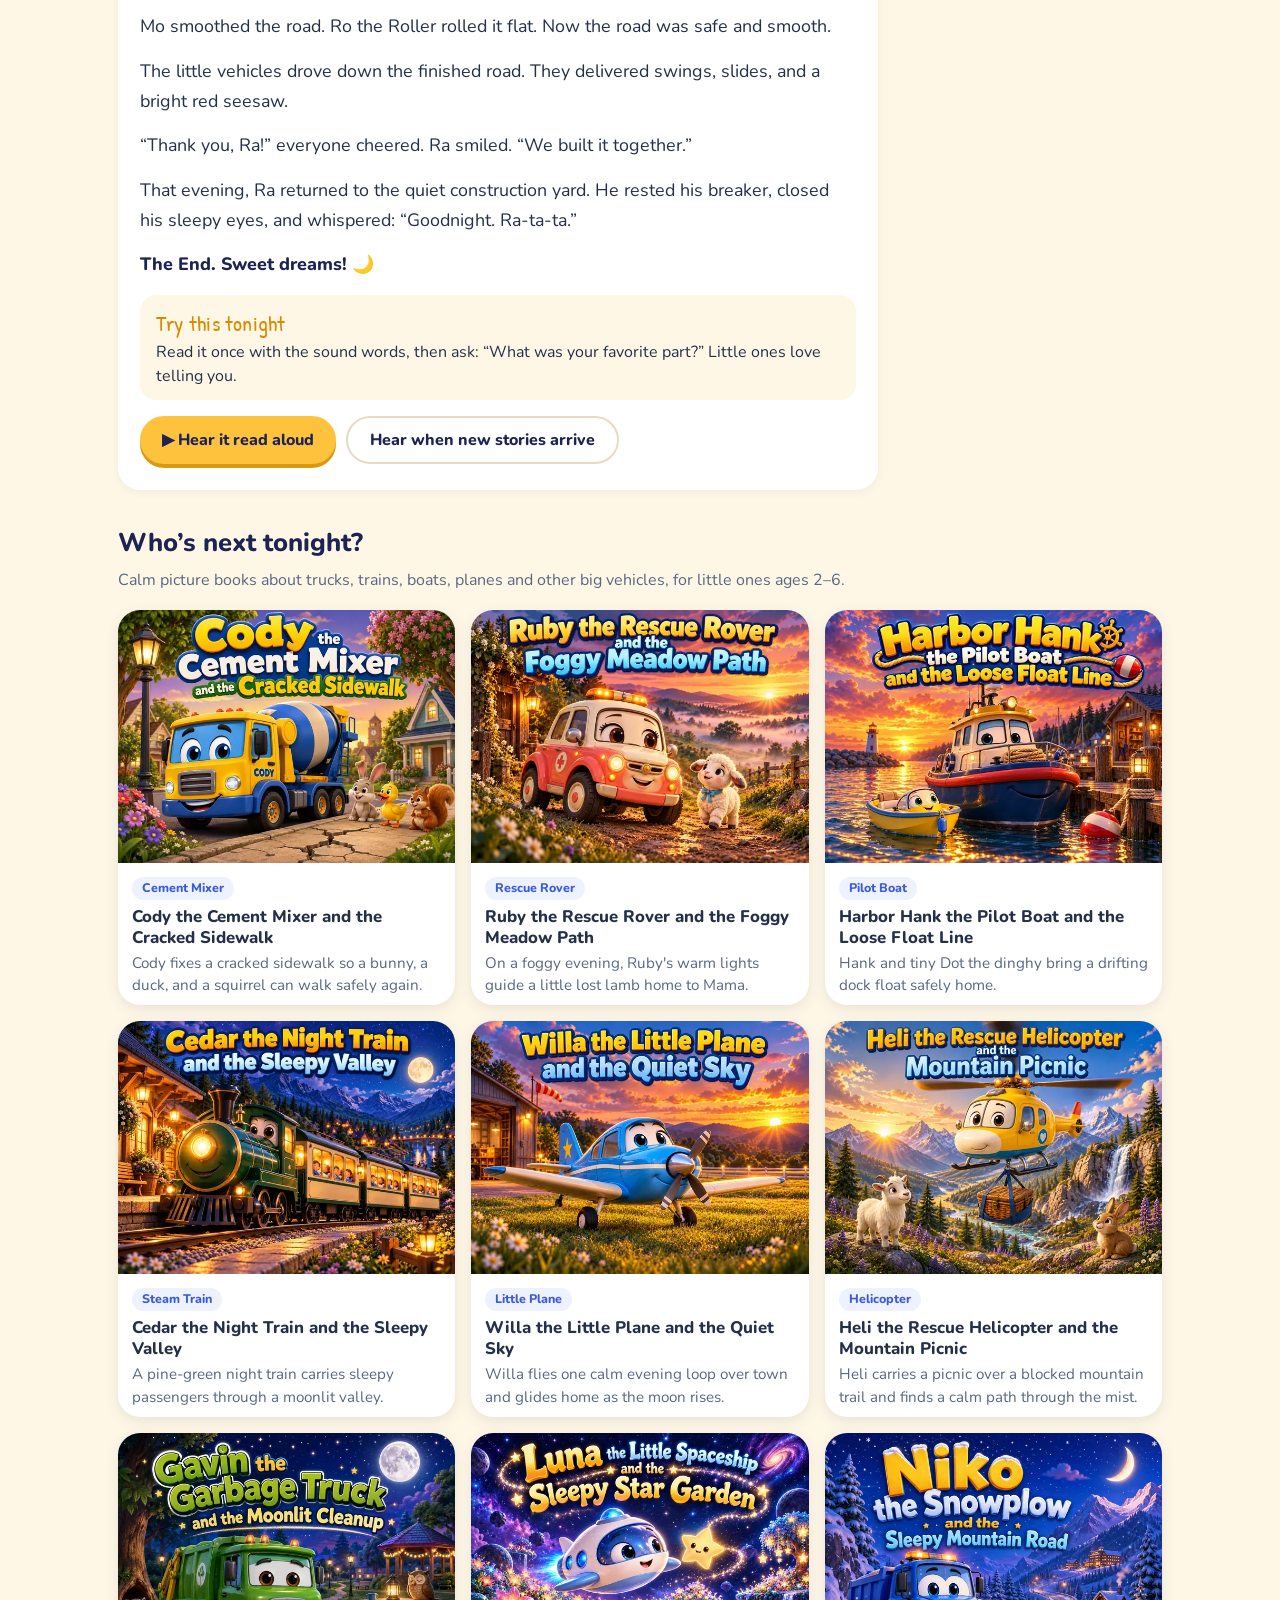
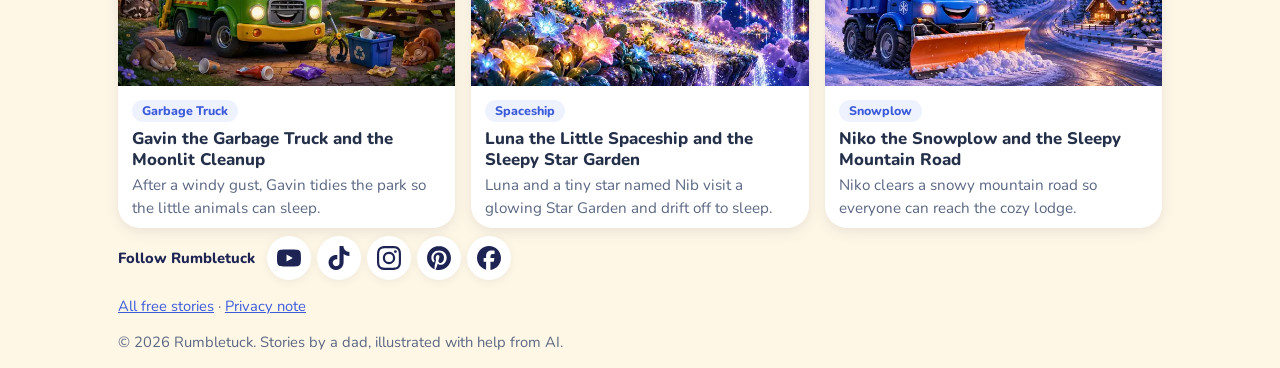
<file: story/ra-the-ratata-and-the-rocky-road/index.html>
<!doctype html>
<html lang="en">
<head>
<meta charset="utf-8">
<meta name="viewport" content="width=device-width, initial-scale=1, viewport-fit=cover">
<title>Ra the Ratata and the Rocky Road – Free Bedtime Story for Toddlers | Rumbletuck</title>
<meta name="description" content="Ra uses his noisy breaker and help from his friends to clear the road to a new playground. A calm, narrated excavator bedtime story for toddlers and preschoolers ages 2–6. Read or listen free.">
<link rel="canonical" href="https://rumbletuck.com/story/ra-the-ratata-and-the-rocky-road/">
<meta name="theme-color" content="#1d2453">
<meta property="og:site_name" content="Rumbletuck">
<meta property="og:type" content="book">
<meta property="og:title" content="Ra the Ratata and the Rocky Road – free bedtime story">
<meta property="og:description" content="Ra uses his noisy breaker and help from his friends to clear the road to a new playground. A calm, narrated excavator bedtime story for toddlers and preschoolers ages 2–6. Read or listen free.">
<meta property="og:url" content="https://rumbletuck.com/story/ra-the-ratata-and-the-rocky-road/">
<meta property="og:image" content="https://rumbletuck.com/og/ra.jpg">
<meta property="og:image:width" content="1200">
<meta property="og:image:height" content="630">
<meta property="og:image:alt" content="Cover of Ra the Ratata and the Rocky Road, an illustrated bedtime story about a excavator for toddlers">
<meta name="twitter:card" content="summary_large_image">
<meta name="twitter:title" content="Ra the Ratata and the Rocky Road – free bedtime story">
<meta name="twitter:description" content="Ra uses his noisy breaker and help from his friends to clear the road to a new playground. A calm, narrated excavator bedtime story for toddlers and preschoolers ages 2–6. Read or listen free.">
<meta name="twitter:image" content="https://rumbletuck.com/og/ra.jpg">
<meta name="twitter:image:alt" content="Cover of Ra the Ratata and the Rocky Road, an illustrated bedtime story about a excavator for toddlers">
<link rel="manifest" href="/manifest.webmanifest">
<link rel="icon" href="/favicon.ico" sizes="any">
<link rel="icon" href="/icons/icon-192.png" type="image/png">
<link rel="apple-touch-icon" href="/icons/icon-192.png">
<link rel="stylesheet" href="/styles.css">
<script type="application/ld+json">{"@context": "https://schema.org", "@graph": [{"@type": "Book", "@id": "https://rumbletuck.com/story/ra-the-ratata-and-the-rocky-road/#book", "name": "Ra the Ratata and the Rocky Road", "url": "https://rumbletuck.com/story/ra-the-ratata-and-the-rocky-road/", "description": "Ra uses his noisy breaker and help from his friends to clear the road to a new playground. A calm, narrated excavator bedtime story for toddlers and preschoolers ages 2–6. Read or listen free.", "image": "https://rumbletuck.com/stories/ra/cover.webp", "inLanguage": "en", "genre": ["Bedtime story", "Children's picture book"], "bookFormat": "https://schema.org/EBook", "numberOfPages": 15, "isAccessibleForFree": true, "typicalAgeRange": "2-6", "audience": {"@type": "PeopleAudience", "suggestedMinAge": 2, "suggestedMaxAge": 6}, "about": "Excavator", "author": {"@id": "https://rumbletuck.com/#org"}, "publisher": {"@id": "https://rumbletuck.com/#org"}}, {"@type": "Organization", "@id": "https://rumbletuck.com/#org", "name": "Rumbletuck", "url": "https://rumbletuck.com/", "logo": "https://rumbletuck.com/icons/icon-512.png", "email": "hello@rumbletuck.com", "sameAs": ["https://www.youtube.com/@rumbletuckstories"]}, {"@type": "BreadcrumbList", "itemListElement": [{"@type": "ListItem", "position": 1, "name": "Rumbletuck", "item": "https://rumbletuck.com/"}, {"@type": "ListItem", "position": 2, "name": "Bedtime stories", "item": "https://rumbletuck.com/#stories"}, {"@type": "ListItem", "position": 3, "name": "Ra the Ratata and the Rocky Road", "item": "https://rumbletuck.com/story/ra-the-ratata-and-the-rocky-road/"}]}]}</script>
</head>
<body class="story-page">
<header class="hero">
  <div class="wrap">
    <div class="topbar">
      <a class="brand" href="/"><img class="brand-moon" src="/icons/icon-192.png" width="32" height="32" alt="">Rumbletuck</a>
      <nav class="top-nav" aria-label="Site"><a class="top-link" href="/#stories">All stories</a><a class="top-link hide-sm" href="/#together">Things to do</a></nav>
    </div>
    <nav class="crumbs" aria-label="Breadcrumb"><a href="/">Home</a> › <a href="/#stories">Bedtime stories</a> › <span>Ra the Ratata and the Rocky Road</span></nav>
    <div class="hero-grid">
      <div>
        <span class="tag story-tag">Excavator story · Ages 2–6</span>
        <h1>Ra the Ratata and the Rocky Road</h1>
        <p class="lead">Ra uses his noisy breaker and help from his friends to clear the road to a new playground. A gentle, 15-page picture book with a calm narrator, about 2 minutes long and made for winding down at bedtime.</p>
        <div class="cta-row">
          <a class="btn btn-primary" href="/read.html?s=ra">▶ Listen / Read now</a>
          <a class="btn btn-ghost" href="#story-text">Read the text</a>
        </div>
        <p class="story-note">Free, no sign-up. Snuggled in already? In the reader, tap the moon and the screen goes dark while the narrator reads the whole story.</p>
      </div>
      <div class="art"><a href="/read.html?s=ra"><img src="/stories/ra/cover.webp" width="1200" height="900" alt="Cover of Ra the Ratata and the Rocky Road, an illustrated bedtime story about a excavator for toddlers" fetchpriority="high"></a></div>
    </div>
  </div>
</header>

<main class="wrap">
  <section class="yt-block" id="watch" data-story="ra" data-title="Ra the Ratata and the Rocky Road" data-has-video>
    <div class="yt-frame"><button class="yt-poster" type="button" data-yt="lnoPBUjI6tE" data-title="Ra – Rumbletuck Short" aria-label="Play the Ra video"><img src="/stories/ra/thumb.webp" alt="" width="640" height="480" loading="lazy"><span class="yt-pill">Short</span><span class="yt-play" aria-hidden="true"></span></button></div>
    <div class="yt-copy"><h2>Watch Ra on YouTube</h2><p class="sub">A little animated Short of this story. Watch it together, then read or listen to the whole book.</p><div class="cta-row"><a class="btn btn-yt" href="https://www.youtube.com/@rumbletuckstories" target="_blank" rel="noopener">▶ Watch more on YouTube</a><a class="btn btn-ghost" href="https://www.youtube.com/@rumbletuckstories?sub_confirmation=1" target="_blank" rel="noopener">Subscribe</a></div><p class="yt-note">Nothing loads from YouTube until you tap play. Then the video plays in YouTube's privacy-enhanced mode.</p></div>
  </section>

  <article class="story-text" id="story-text">
    <h2>The story</h2>
      <p>Ra was a little yellow excavator who worked at the Sunny Hill Construction Yard. Everyone called him Ra the Ratata.</p>
      <p>Ra did not have a digging bucket today. He had a long, strong breaker that went: “Ra-ta-ta-ta! Ra-ta-ta-ta!”</p>
      <p>One morning, Mo the Motor Grader rolled into the yard. “The road to the new playground is covered with big rocks!” said Mo.</p>
      <p>Ra lifted his breaker. “I can help!” he said. Ra and Mo drove toward the rocky road.</p>
      <p>Soon they found a giant gray rock sitting right in the middle of the road. “No one can get past,” said Mo.</p>
      <p>Ra moved slowly toward the rock. He planted his tracks firmly on the ground.</p>
      <p>Ra lowered his breaker. Then he began: “Ra-ta-ta-ta! Ra-ta-ta-ta!”</p>
      <p>The big rock cracked into three smaller rocks. “Great work, Ra!” cheered Mo.</p>
      <p>But the smaller rocks were still too heavy for Ra to move alone. “I need a little help,” Ra said.</p>
      <p>Lou the Loader scooped up the first rock. Dan the Dump Truck carried away the second.</p>
      <p>Ra broke the last rock into tiny pieces. “Ra-ta-ta-ta! Ra-ta-ta-ta!”</p>
      <p>Mo smoothed the road. Ro the Roller rolled it flat. Now the road was safe and smooth.</p>
      <p>The little vehicles drove down the finished road. They delivered swings, slides, and a bright red seesaw.</p>
      <p>“Thank you, Ra!” everyone cheered. Ra smiled. “We built it together.”</p>
      <p>That evening, Ra returned to the quiet construction yard. He rested his breaker, closed his sleepy eyes, and whispered: “Goodnight. Ra-ta-ta.”</p>
    <p class="story-end">The End. Sweet dreams! 🌙</p>
    <div class="together-tip"><p class="hand">Try this tonight</p><p>Read it once with the sound words, then ask: “What was your favorite part?” Little ones love telling you.</p></div>
    <div class="cta-row"><a class="btn btn-primary" href="/read.html?s=ra">▶ Hear it read aloud</a><a class="btn btn-ghost" href="/#waitlist">Hear when new stories arrive</a></div>
  </article>

  <section>
    <h2>Who’s next tonight?</h2>
    <p class="sub">Calm picture books about trucks, trains, boats, planes and other big vehicles, for little ones ages 2–6.</p>
    <div class="grid">
      <a class="card" href="/story/cody-the-cement-mixer-and-the-cracked-sidewalk/"><img src="/stories/cody/thumb.webp" width="640" height="480" loading="lazy" alt="Cover of Cody the Cement Mixer and the Cracked Sidewalk"><div class="body"><span class="tag">Cement Mixer</span><h3>Cody the Cement Mixer and the Cracked Sidewalk</h3><p>Cody fixes a cracked sidewalk so a bunny, a duck, and a squirrel can walk safely again.</p></div></a>
      <a class="card" href="/story/ruby-the-rescue-rover-and-the-foggy-meadow-path/"><img src="/stories/ruby/thumb.webp" width="640" height="480" loading="lazy" alt="Cover of Ruby the Rescue Rover and the Foggy Meadow Path"><div class="body"><span class="tag">Rescue Rover</span><h3>Ruby the Rescue Rover and the Foggy Meadow Path</h3><p>On a foggy evening, Ruby&#x27;s warm lights guide a little lost lamb home to Mama.</p></div></a>
      <a class="card" href="/story/harbor-hank-the-pilot-boat-and-the-loose-float-line/"><img src="/stories/hank/thumb.webp" width="640" height="480" loading="lazy" alt="Cover of Harbor Hank the Pilot Boat and the Loose Float Line"><div class="body"><span class="tag">Pilot Boat</span><h3>Harbor Hank the Pilot Boat and the Loose Float Line</h3><p>Hank and tiny Dot the dinghy bring a drifting dock float safely home.</p></div></a>
      <a class="card" href="/story/cedar-the-night-train-and-the-sleepy-valley/"><img src="/stories/cedar/thumb.webp" width="640" height="480" loading="lazy" alt="Cover of Cedar the Night Train and the Sleepy Valley"><div class="body"><span class="tag">Steam Train</span><h3>Cedar the Night Train and the Sleepy Valley</h3><p>A pine-green night train carries sleepy passengers through a moonlit valley.</p></div></a>
      <a class="card" href="/story/willa-the-little-plane-and-the-quiet-sky/"><img src="/stories/willa/thumb.webp" width="640" height="480" loading="lazy" alt="Cover of Willa the Little Plane and the Quiet Sky"><div class="body"><span class="tag">Little Plane</span><h3>Willa the Little Plane and the Quiet Sky</h3><p>Willa flies one calm evening loop over town and glides home as the moon rises.</p></div></a>
      <a class="card" href="/story/heli-the-rescue-helicopter-and-the-mountain-picnic/"><img src="/stories/heli/thumb.webp" width="640" height="480" loading="lazy" alt="Cover of Heli the Rescue Helicopter and the Mountain Picnic"><div class="body"><span class="tag">Helicopter</span><h3>Heli the Rescue Helicopter and the Mountain Picnic</h3><p>Heli carries a picnic over a blocked mountain trail and finds a calm path through the mist.</p></div></a>
      <a class="card" href="/story/gavin-the-garbage-truck-and-the-moonlit-cleanup/"><img src="/stories/gavin/thumb.webp" width="640" height="480" loading="lazy" alt="Cover of Gavin the Garbage Truck and the Moonlit Cleanup"><div class="body"><span class="tag">Garbage Truck</span><h3>Gavin the Garbage Truck and the Moonlit Cleanup</h3><p>After a windy gust, Gavin tidies the park so the little animals can sleep.</p></div></a>
      <a class="card" href="/story/luna-the-little-spaceship-and-the-sleepy-star-garden/"><img src="/stories/luna/thumb.webp" width="640" height="480" loading="lazy" alt="Cover of Luna the Little Spaceship and the Sleepy Star Garden"><div class="body"><span class="tag">Spaceship</span><h3>Luna the Little Spaceship and the Sleepy Star Garden</h3><p>Luna and a tiny star named Nib visit a glowing Star Garden and drift off to sleep.</p></div></a>
      <a class="card" href="/story/niko-the-snowplow-and-the-sleepy-mountain-road/"><img src="/stories/niko/thumb.webp" width="640" height="480" loading="lazy" alt="Cover of Niko the Snowplow and the Sleepy Mountain Road"><div class="body"><span class="tag">Snowplow</span><h3>Niko the Snowplow and the Sleepy Mountain Road</h3><p>Niko clears a snowy mountain road so everyone can reach the cozy lodge.</p></div></a>
    </div>
  </section>
</main>

<footer class="wrap">
  <nav class="footer-social" aria-label="Follow Rumbletuck"><span>Follow Rumbletuck</span><span class="fs-icons"><a href="https://www.youtube.com/@rumbletuckstories?sub_confirmation=1" target="_blank" rel="noopener" aria-label="Rumbletuck on YouTube (opens in a new tab)" title="YouTube"><svg class="si" aria-hidden="true" focusable="false" width="24" height="24"><use href="/icons/social.svg#yt"></use></svg></a><a href="https://www.tiktok.com/@rumbletuckstories" target="_blank" rel="noopener" aria-label="Rumbletuck on TikTok (opens in a new tab)" title="TikTok"><svg class="si" aria-hidden="true" focusable="false" width="24" height="24"><use href="/icons/social.svg#tt"></use></svg></a><a href="https://www.instagram.com/rumbletuckstories1/" target="_blank" rel="noopener" aria-label="Rumbletuck on Instagram (opens in a new tab)" title="Instagram"><svg class="si" aria-hidden="true" focusable="false" width="24" height="24"><use href="/icons/social.svg#ig"></use></svg></a><a href="https://www.pinterest.com/rumbletuckstories/" target="_blank" rel="noopener" aria-label="Rumbletuck on Pinterest (opens in a new tab)" title="Pinterest"><svg class="si" aria-hidden="true" focusable="false" width="24" height="24"><use href="/icons/social.svg#pin"></use></svg></a><a href="https://www.facebook.com/Rumbletuckstories" target="_blank" rel="noopener" aria-label="Rumbletuck on Facebook (opens in a new tab)" title="Facebook"><svg class="si" aria-hidden="true" focusable="false" width="24" height="24"><use href="/icons/social.svg#fb"></use></svg></a></span></nav>
  <p><a href="/">All free stories</a> · <a href="/privacy.html">Privacy note</a></p>
  <p>© 2026 Rumbletuck. Stories by a dad, illustrated with help from AI.</p>
</footer>
<script src="/yt.js" defer></script>
<script>if ('serviceWorker' in navigator) navigator.serviceWorker.register('/sw.js').catch(()=>{});</script>
</body>
</html>
</file>
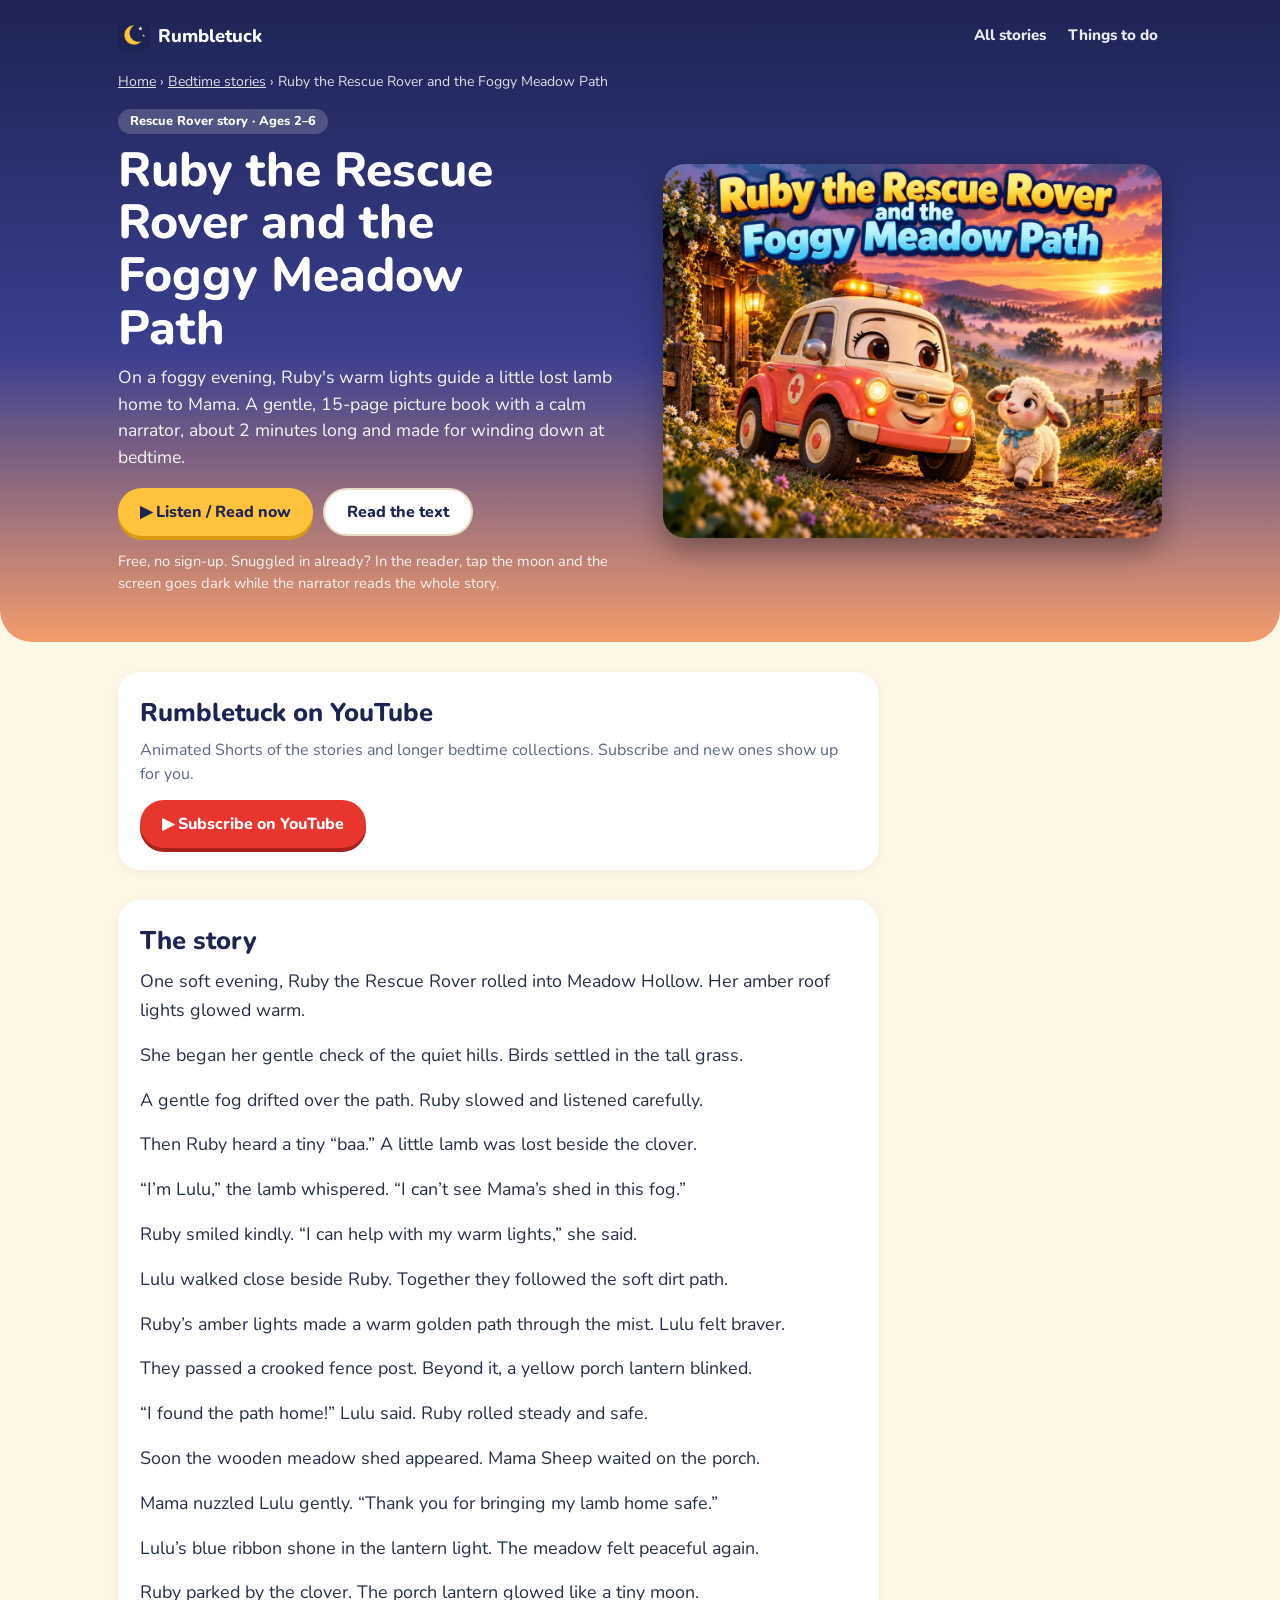
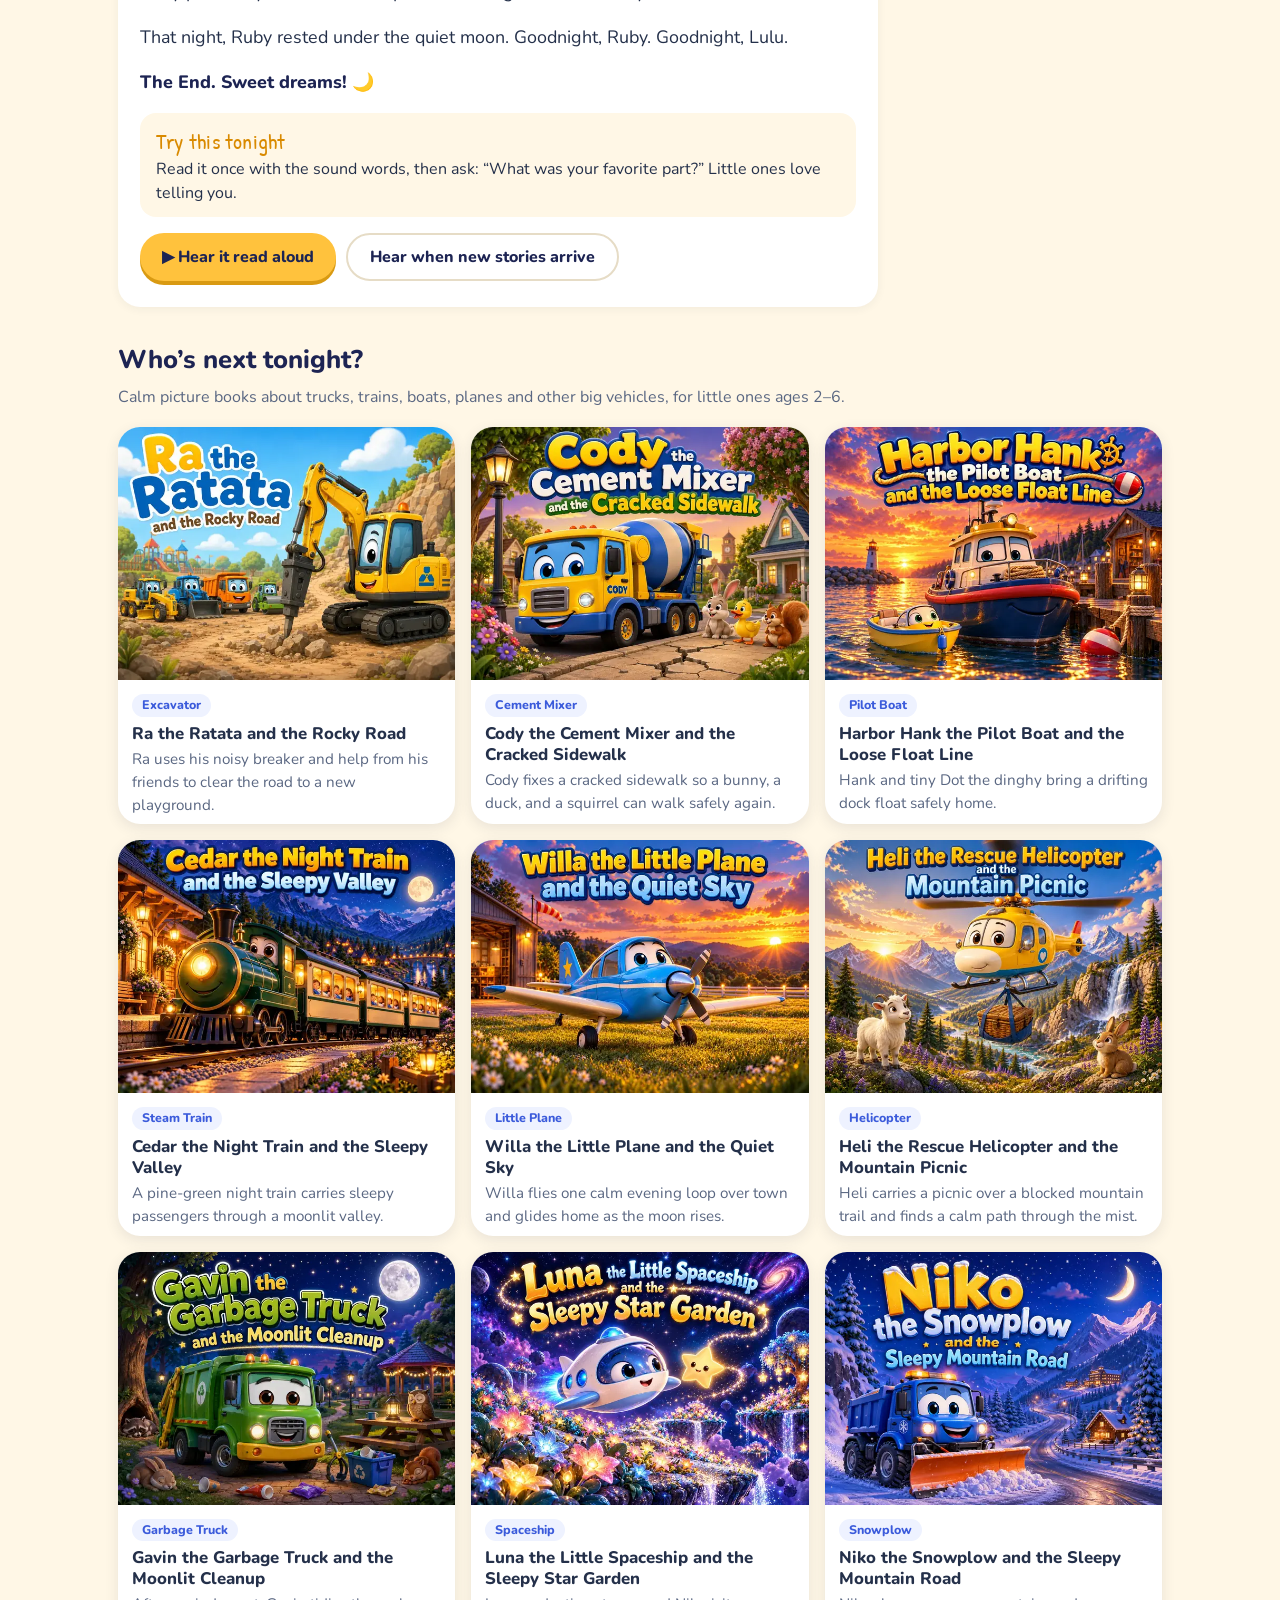
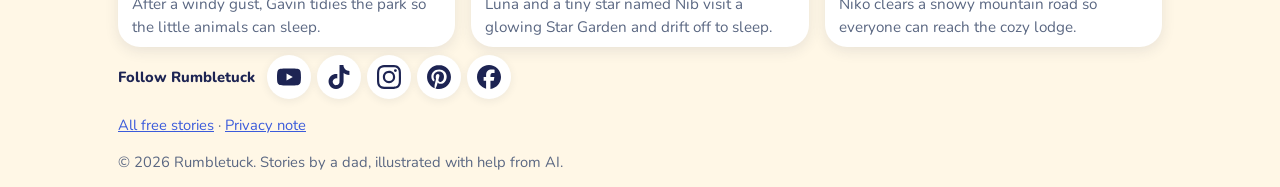
<file: story/ruby-the-rescue-rover-and-the-foggy-meadow-path/index.html>
<!doctype html>
<html lang="en">
<head>
<meta charset="utf-8">
<meta name="viewport" content="width=device-width, initial-scale=1, viewport-fit=cover">
<title>Ruby the Rescue Rover and the Foggy Meadow Path – Free Bedtime Story for Toddlers | Rumbletuck</title>
<meta name="description" content="On a foggy evening, Ruby&#x27;s warm lights guide a little lost lamb home to Mama. A calm, narrated rescue rover bedtime story for toddlers and preschoolers ages 2–6. Read or listen free.">
<link rel="canonical" href="https://rumbletuck.com/story/ruby-the-rescue-rover-and-the-foggy-meadow-path/">
<meta name="theme-color" content="#1d2453">
<meta property="og:site_name" content="Rumbletuck">
<meta property="og:type" content="book">
<meta property="og:title" content="Ruby the Rescue Rover and the Foggy Meadow Path – free bedtime story">
<meta property="og:description" content="On a foggy evening, Ruby&#x27;s warm lights guide a little lost lamb home to Mama. A calm, narrated rescue rover bedtime story for toddlers and preschoolers ages 2–6. Read or listen free.">
<meta property="og:url" content="https://rumbletuck.com/story/ruby-the-rescue-rover-and-the-foggy-meadow-path/">
<meta property="og:image" content="https://rumbletuck.com/og/ruby.jpg">
<meta property="og:image:width" content="1200">
<meta property="og:image:height" content="630">
<meta property="og:image:alt" content="Cover of Ruby the Rescue Rover and the Foggy Meadow Path, an illustrated bedtime story about a rescue rover for toddlers">
<meta name="twitter:card" content="summary_large_image">
<meta name="twitter:title" content="Ruby the Rescue Rover and the Foggy Meadow Path – free bedtime story">
<meta name="twitter:description" content="On a foggy evening, Ruby&#x27;s warm lights guide a little lost lamb home to Mama. A calm, narrated rescue rover bedtime story for toddlers and preschoolers ages 2–6. Read or listen free.">
<meta name="twitter:image" content="https://rumbletuck.com/og/ruby.jpg">
<meta name="twitter:image:alt" content="Cover of Ruby the Rescue Rover and the Foggy Meadow Path, an illustrated bedtime story about a rescue rover for toddlers">
<link rel="manifest" href="/manifest.webmanifest">
<link rel="icon" href="/favicon.ico" sizes="any">
<link rel="icon" href="/icons/icon-192.png" type="image/png">
<link rel="apple-touch-icon" href="/icons/icon-192.png">
<link rel="stylesheet" href="/styles.css">
<script type="application/ld+json">{"@context": "https://schema.org", "@graph": [{"@type": "Book", "@id": "https://rumbletuck.com/story/ruby-the-rescue-rover-and-the-foggy-meadow-path/#book", "name": "Ruby the Rescue Rover and the Foggy Meadow Path", "url": "https://rumbletuck.com/story/ruby-the-rescue-rover-and-the-foggy-meadow-path/", "description": "On a foggy evening, Ruby's warm lights guide a little lost lamb home to Mama. A calm, narrated rescue rover bedtime story for toddlers and preschoolers ages 2–6. Read or listen free.", "image": "https://rumbletuck.com/stories/ruby/cover.webp", "inLanguage": "en", "genre": ["Bedtime story", "Children's picture book"], "bookFormat": "https://schema.org/EBook", "numberOfPages": 15, "isAccessibleForFree": true, "typicalAgeRange": "2-6", "audience": {"@type": "PeopleAudience", "suggestedMinAge": 2, "suggestedMaxAge": 6}, "about": "Rescue Rover", "author": {"@id": "https://rumbletuck.com/#org"}, "publisher": {"@id": "https://rumbletuck.com/#org"}}, {"@type": "Organization", "@id": "https://rumbletuck.com/#org", "name": "Rumbletuck", "url": "https://rumbletuck.com/", "logo": "https://rumbletuck.com/icons/icon-512.png", "email": "hello@rumbletuck.com", "sameAs": ["https://www.youtube.com/@rumbletuckstories"]}, {"@type": "BreadcrumbList", "itemListElement": [{"@type": "ListItem", "position": 1, "name": "Rumbletuck", "item": "https://rumbletuck.com/"}, {"@type": "ListItem", "position": 2, "name": "Bedtime stories", "item": "https://rumbletuck.com/#stories"}, {"@type": "ListItem", "position": 3, "name": "Ruby the Rescue Rover and the Foggy Meadow Path", "item": "https://rumbletuck.com/story/ruby-the-rescue-rover-and-the-foggy-meadow-path/"}]}]}</script>
</head>
<body class="story-page">
<header class="hero">
  <div class="wrap">
    <div class="topbar">
      <a class="brand" href="/"><img class="brand-moon" src="/icons/icon-192.png" width="32" height="32" alt="">Rumbletuck</a>
      <nav class="top-nav" aria-label="Site"><a class="top-link" href="/#stories">All stories</a><a class="top-link hide-sm" href="/#together">Things to do</a></nav>
    </div>
    <nav class="crumbs" aria-label="Breadcrumb"><a href="/">Home</a> › <a href="/#stories">Bedtime stories</a> › <span>Ruby the Rescue Rover and the Foggy Meadow Path</span></nav>
    <div class="hero-grid">
      <div>
        <span class="tag story-tag">Rescue Rover story · Ages 2–6</span>
        <h1>Ruby the Rescue Rover and the Foggy Meadow Path</h1>
        <p class="lead">On a foggy evening, Ruby&#x27;s warm lights guide a little lost lamb home to Mama. A gentle, 15-page picture book with a calm narrator, about 2 minutes long and made for winding down at bedtime.</p>
        <div class="cta-row">
          <a class="btn btn-primary" href="/read.html?s=ruby">▶ Listen / Read now</a>
          <a class="btn btn-ghost" href="#story-text">Read the text</a>
        </div>
        <p class="story-note">Free, no sign-up. Snuggled in already? In the reader, tap the moon and the screen goes dark while the narrator reads the whole story.</p>
      </div>
      <div class="art"><a href="/read.html?s=ruby"><img src="/stories/ruby/cover.webp" width="1200" height="900" alt="Cover of Ruby the Rescue Rover and the Foggy Meadow Path, an illustrated bedtime story about a rescue rover for toddlers" fetchpriority="high"></a></div>
    </div>
  </div>
</header>

<main class="wrap">
  <section class="yt-block" id="watch" data-story="ruby" data-title="Ruby the Rescue Rover and the Foggy Meadow Path">
    <div class="yt-frame" hidden></div>
    <div class="yt-copy"><h2>Rumbletuck on YouTube</h2><p class="sub">Animated Shorts of the stories and longer bedtime collections. Subscribe and new ones show up for you.</p><div class="cta-row"><a class="btn btn-yt" href="https://www.youtube.com/@rumbletuckstories?sub_confirmation=1" target="_blank" rel="noopener">▶ Subscribe on YouTube</a></div></div>
  </section>

  <article class="story-text" id="story-text">
    <h2>The story</h2>
      <p>One soft evening, Ruby the Rescue Rover rolled into Meadow Hollow. Her amber roof lights glowed warm.</p>
      <p>She began her gentle check of the quiet hills. Birds settled in the tall grass.</p>
      <p>A gentle fog drifted over the path. Ruby slowed and listened carefully.</p>
      <p>Then Ruby heard a tiny “baa.” A little lamb was lost beside the clover.</p>
      <p>“I’m Lulu,” the lamb whispered. “I can’t see Mama’s shed in this fog.”</p>
      <p>Ruby smiled kindly. “I can help with my warm lights,” she said.</p>
      <p>Lulu walked close beside Ruby. Together they followed the soft dirt path.</p>
      <p>Ruby’s amber lights made a warm golden path through the mist. Lulu felt braver.</p>
      <p>They passed a crooked fence post. Beyond it, a yellow porch lantern blinked.</p>
      <p>“I found the path home!” Lulu said. Ruby rolled steady and safe.</p>
      <p>Soon the wooden meadow shed appeared. Mama Sheep waited on the porch.</p>
      <p>Mama nuzzled Lulu gently. “Thank you for bringing my lamb home safe.”</p>
      <p>Lulu’s blue ribbon shone in the lantern light. The meadow felt peaceful again.</p>
      <p>Ruby parked by the clover. The porch lantern glowed like a tiny moon.</p>
      <p>That night, Ruby rested under the quiet moon. Goodnight, Ruby. Goodnight, Lulu.</p>
    <p class="story-end">The End. Sweet dreams! 🌙</p>
    <div class="together-tip"><p class="hand">Try this tonight</p><p>Read it once with the sound words, then ask: “What was your favorite part?” Little ones love telling you.</p></div>
    <div class="cta-row"><a class="btn btn-primary" href="/read.html?s=ruby">▶ Hear it read aloud</a><a class="btn btn-ghost" href="/#waitlist">Hear when new stories arrive</a></div>
  </article>

  <section>
    <h2>Who’s next tonight?</h2>
    <p class="sub">Calm picture books about trucks, trains, boats, planes and other big vehicles, for little ones ages 2–6.</p>
    <div class="grid">
      <a class="card" href="/story/ra-the-ratata-and-the-rocky-road/"><img src="/stories/ra/thumb.webp" width="640" height="480" loading="lazy" alt="Cover of Ra the Ratata and the Rocky Road"><div class="body"><span class="tag">Excavator</span><h3>Ra the Ratata and the Rocky Road</h3><p>Ra uses his noisy breaker and help from his friends to clear the road to a new playground.</p></div></a>
      <a class="card" href="/story/cody-the-cement-mixer-and-the-cracked-sidewalk/"><img src="/stories/cody/thumb.webp" width="640" height="480" loading="lazy" alt="Cover of Cody the Cement Mixer and the Cracked Sidewalk"><div class="body"><span class="tag">Cement Mixer</span><h3>Cody the Cement Mixer and the Cracked Sidewalk</h3><p>Cody fixes a cracked sidewalk so a bunny, a duck, and a squirrel can walk safely again.</p></div></a>
      <a class="card" href="/story/harbor-hank-the-pilot-boat-and-the-loose-float-line/"><img src="/stories/hank/thumb.webp" width="640" height="480" loading="lazy" alt="Cover of Harbor Hank the Pilot Boat and the Loose Float Line"><div class="body"><span class="tag">Pilot Boat</span><h3>Harbor Hank the Pilot Boat and the Loose Float Line</h3><p>Hank and tiny Dot the dinghy bring a drifting dock float safely home.</p></div></a>
      <a class="card" href="/story/cedar-the-night-train-and-the-sleepy-valley/"><img src="/stories/cedar/thumb.webp" width="640" height="480" loading="lazy" alt="Cover of Cedar the Night Train and the Sleepy Valley"><div class="body"><span class="tag">Steam Train</span><h3>Cedar the Night Train and the Sleepy Valley</h3><p>A pine-green night train carries sleepy passengers through a moonlit valley.</p></div></a>
      <a class="card" href="/story/willa-the-little-plane-and-the-quiet-sky/"><img src="/stories/willa/thumb.webp" width="640" height="480" loading="lazy" alt="Cover of Willa the Little Plane and the Quiet Sky"><div class="body"><span class="tag">Little Plane</span><h3>Willa the Little Plane and the Quiet Sky</h3><p>Willa flies one calm evening loop over town and glides home as the moon rises.</p></div></a>
      <a class="card" href="/story/heli-the-rescue-helicopter-and-the-mountain-picnic/"><img src="/stories/heli/thumb.webp" width="640" height="480" loading="lazy" alt="Cover of Heli the Rescue Helicopter and the Mountain Picnic"><div class="body"><span class="tag">Helicopter</span><h3>Heli the Rescue Helicopter and the Mountain Picnic</h3><p>Heli carries a picnic over a blocked mountain trail and finds a calm path through the mist.</p></div></a>
      <a class="card" href="/story/gavin-the-garbage-truck-and-the-moonlit-cleanup/"><img src="/stories/gavin/thumb.webp" width="640" height="480" loading="lazy" alt="Cover of Gavin the Garbage Truck and the Moonlit Cleanup"><div class="body"><span class="tag">Garbage Truck</span><h3>Gavin the Garbage Truck and the Moonlit Cleanup</h3><p>After a windy gust, Gavin tidies the park so the little animals can sleep.</p></div></a>
      <a class="card" href="/story/luna-the-little-spaceship-and-the-sleepy-star-garden/"><img src="/stories/luna/thumb.webp" width="640" height="480" loading="lazy" alt="Cover of Luna the Little Spaceship and the Sleepy Star Garden"><div class="body"><span class="tag">Spaceship</span><h3>Luna the Little Spaceship and the Sleepy Star Garden</h3><p>Luna and a tiny star named Nib visit a glowing Star Garden and drift off to sleep.</p></div></a>
      <a class="card" href="/story/niko-the-snowplow-and-the-sleepy-mountain-road/"><img src="/stories/niko/thumb.webp" width="640" height="480" loading="lazy" alt="Cover of Niko the Snowplow and the Sleepy Mountain Road"><div class="body"><span class="tag">Snowplow</span><h3>Niko the Snowplow and the Sleepy Mountain Road</h3><p>Niko clears a snowy mountain road so everyone can reach the cozy lodge.</p></div></a>
    </div>
  </section>
</main>

<footer class="wrap">
  <nav class="footer-social" aria-label="Follow Rumbletuck"><span>Follow Rumbletuck</span><span class="fs-icons"><a href="https://www.youtube.com/@rumbletuckstories?sub_confirmation=1" target="_blank" rel="noopener" aria-label="Rumbletuck on YouTube (opens in a new tab)" title="YouTube"><svg class="si" aria-hidden="true" focusable="false" width="24" height="24"><use href="/icons/social.svg#yt"></use></svg></a><a href="https://www.tiktok.com/@rumbletuckstories" target="_blank" rel="noopener" aria-label="Rumbletuck on TikTok (opens in a new tab)" title="TikTok"><svg class="si" aria-hidden="true" focusable="false" width="24" height="24"><use href="/icons/social.svg#tt"></use></svg></a><a href="https://www.instagram.com/rumbletuckstories1/" target="_blank" rel="noopener" aria-label="Rumbletuck on Instagram (opens in a new tab)" title="Instagram"><svg class="si" aria-hidden="true" focusable="false" width="24" height="24"><use href="/icons/social.svg#ig"></use></svg></a><a href="https://www.pinterest.com/rumbletuckstories/" target="_blank" rel="noopener" aria-label="Rumbletuck on Pinterest (opens in a new tab)" title="Pinterest"><svg class="si" aria-hidden="true" focusable="false" width="24" height="24"><use href="/icons/social.svg#pin"></use></svg></a><a href="https://www.facebook.com/Rumbletuckstories" target="_blank" rel="noopener" aria-label="Rumbletuck on Facebook (opens in a new tab)" title="Facebook"><svg class="si" aria-hidden="true" focusable="false" width="24" height="24"><use href="/icons/social.svg#fb"></use></svg></a></span></nav>
  <p><a href="/">All free stories</a> · <a href="/privacy.html">Privacy note</a></p>
  <p>© 2026 Rumbletuck. Stories by a dad, illustrated with help from AI.</p>
</footer>
<script src="/yt.js" defer></script>
<script>if ('serviceWorker' in navigator) navigator.serviceWorker.register('/sw.js').catch(()=>{});</script>
</body>
</html>
</file>
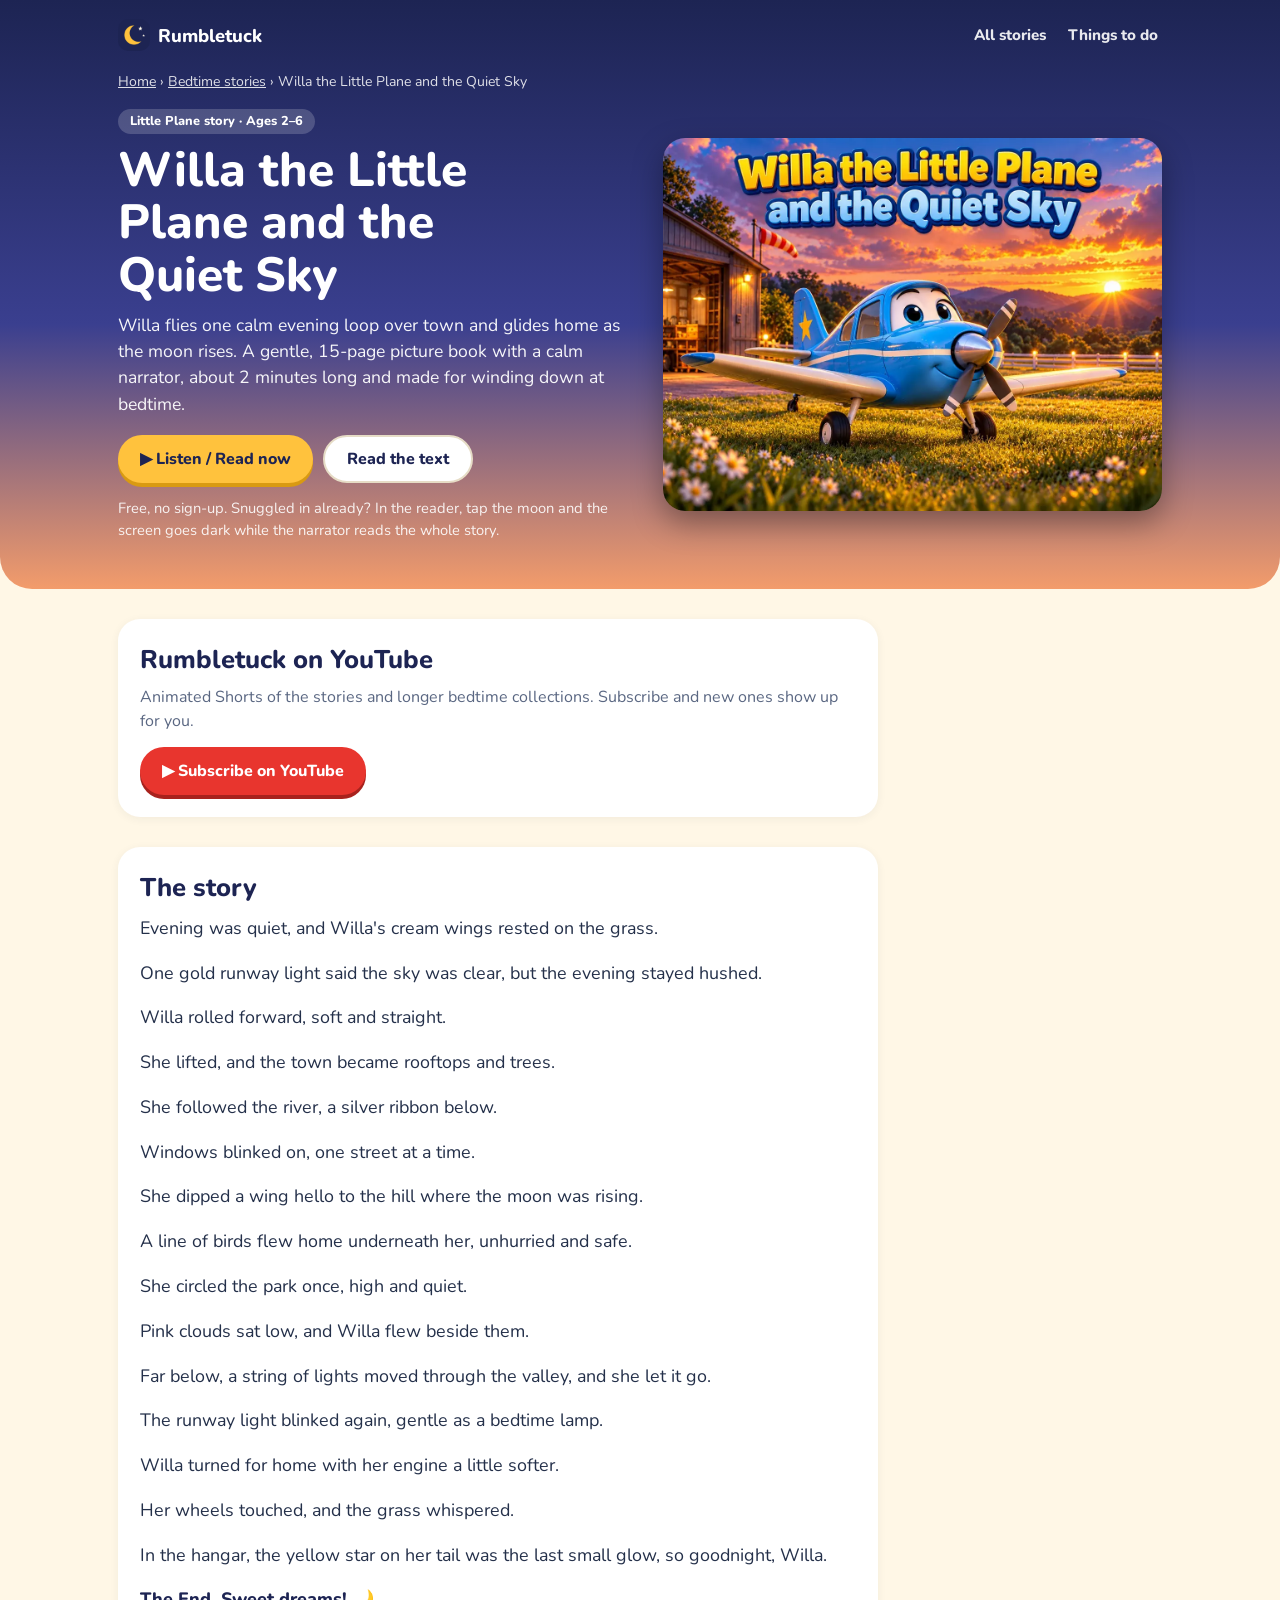
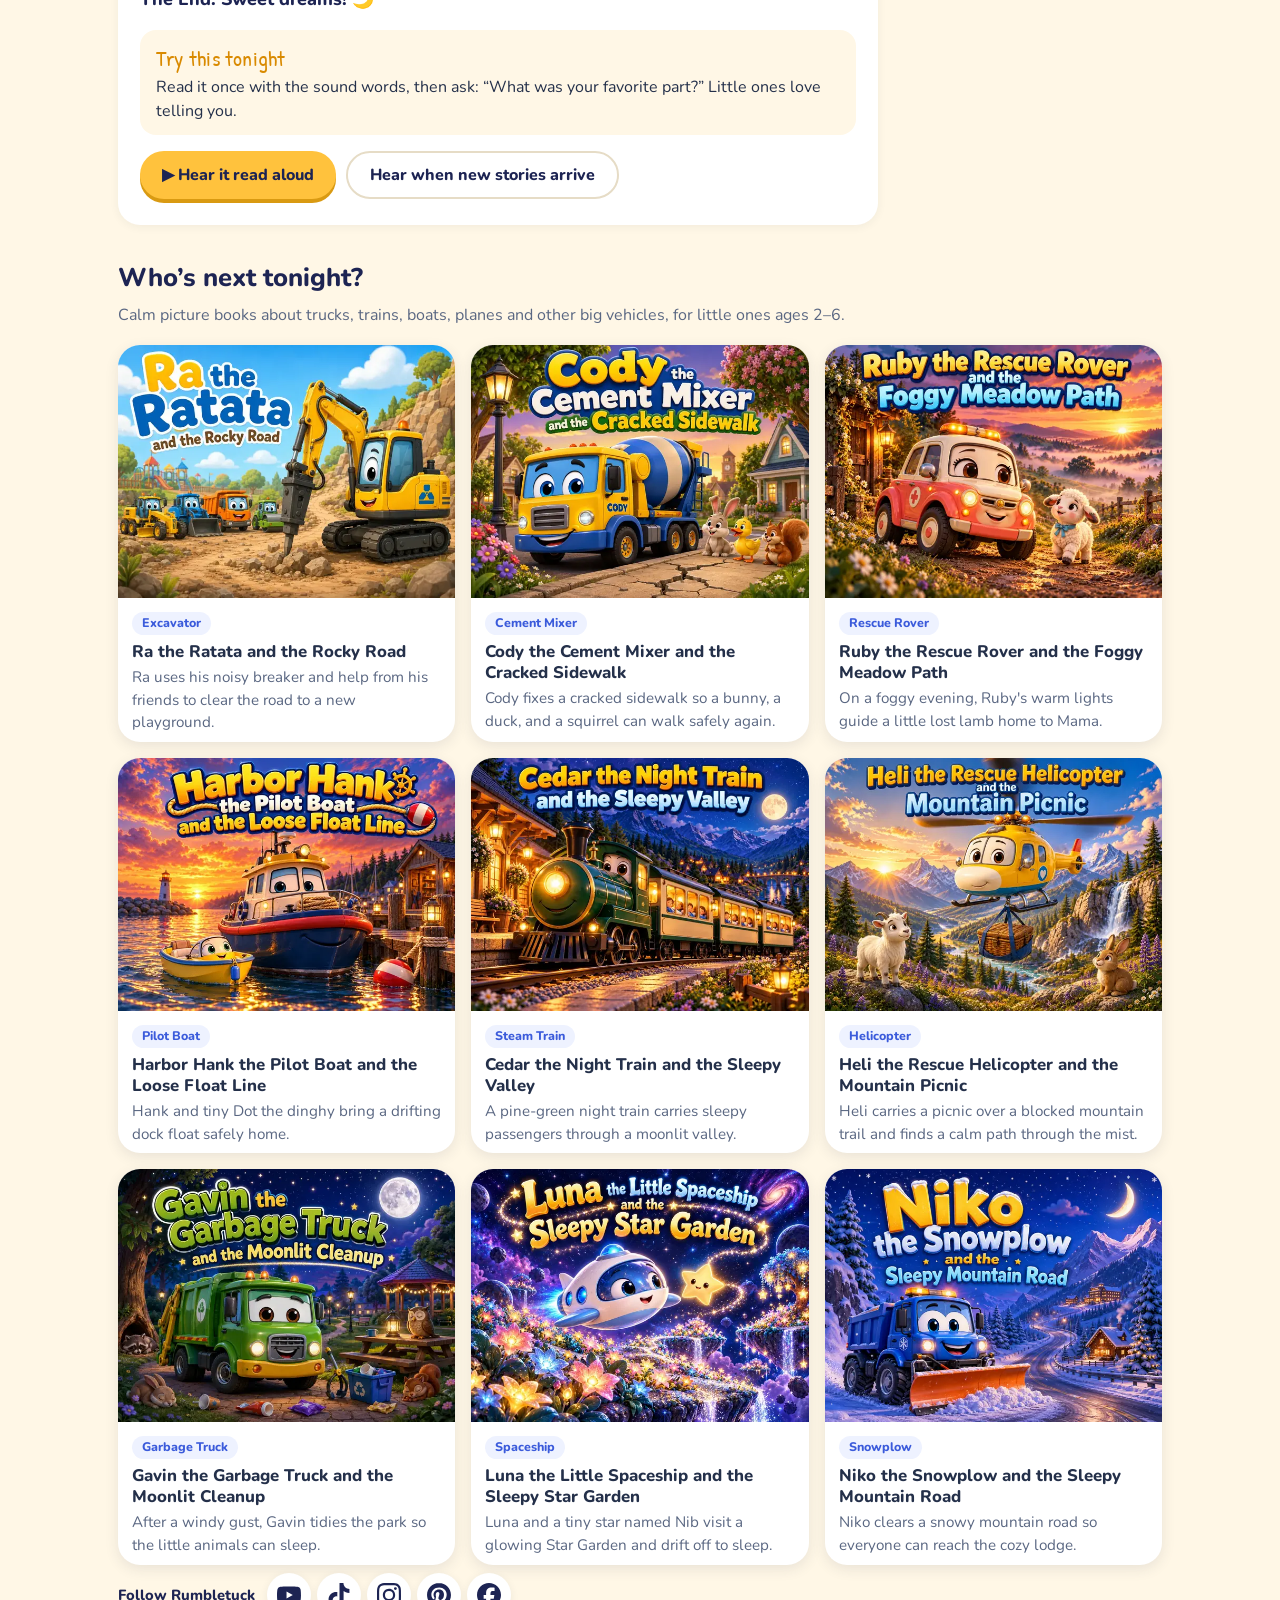
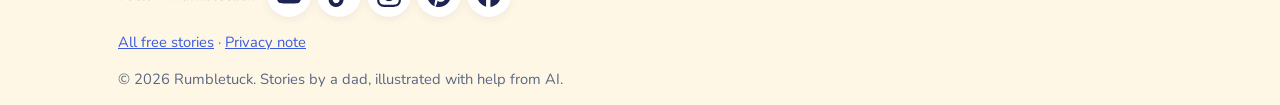
<file: story/willa-the-little-plane-and-the-quiet-sky/index.html>
<!doctype html>
<html lang="en">
<head>
<meta charset="utf-8">
<meta name="viewport" content="width=device-width, initial-scale=1, viewport-fit=cover">
<title>Willa the Little Plane and the Quiet Sky – Free Bedtime Story for Toddlers | Rumbletuck</title>
<meta name="description" content="Willa flies one calm evening loop over town and glides home as the moon rises. A calm, narrated little plane bedtime story for toddlers and preschoolers ages 2–6. Read or listen free.">
<link rel="canonical" href="https://rumbletuck.com/story/willa-the-little-plane-and-the-quiet-sky/">
<meta name="theme-color" content="#1d2453">
<meta property="og:site_name" content="Rumbletuck">
<meta property="og:type" content="book">
<meta property="og:title" content="Willa the Little Plane and the Quiet Sky – free bedtime story">
<meta property="og:description" content="Willa flies one calm evening loop over town and glides home as the moon rises. A calm, narrated little plane bedtime story for toddlers and preschoolers ages 2–6. Read or listen free.">
<meta property="og:url" content="https://rumbletuck.com/story/willa-the-little-plane-and-the-quiet-sky/">
<meta property="og:image" content="https://rumbletuck.com/og/willa.jpg">
<meta property="og:image:width" content="1200">
<meta property="og:image:height" content="630">
<meta property="og:image:alt" content="Cover of Willa the Little Plane and the Quiet Sky, an illustrated bedtime story about a little plane for toddlers">
<meta name="twitter:card" content="summary_large_image">
<meta name="twitter:title" content="Willa the Little Plane and the Quiet Sky – free bedtime story">
<meta name="twitter:description" content="Willa flies one calm evening loop over town and glides home as the moon rises. A calm, narrated little plane bedtime story for toddlers and preschoolers ages 2–6. Read or listen free.">
<meta name="twitter:image" content="https://rumbletuck.com/og/willa.jpg">
<meta name="twitter:image:alt" content="Cover of Willa the Little Plane and the Quiet Sky, an illustrated bedtime story about a little plane for toddlers">
<link rel="manifest" href="/manifest.webmanifest">
<link rel="icon" href="/favicon.ico" sizes="any">
<link rel="icon" href="/icons/icon-192.png" type="image/png">
<link rel="apple-touch-icon" href="/icons/icon-192.png">
<link rel="stylesheet" href="/styles.css">
<script type="application/ld+json">{"@context": "https://schema.org", "@graph": [{"@type": "Book", "@id": "https://rumbletuck.com/story/willa-the-little-plane-and-the-quiet-sky/#book", "name": "Willa the Little Plane and the Quiet Sky", "url": "https://rumbletuck.com/story/willa-the-little-plane-and-the-quiet-sky/", "description": "Willa flies one calm evening loop over town and glides home as the moon rises. A calm, narrated little plane bedtime story for toddlers and preschoolers ages 2–6. Read or listen free.", "image": "https://rumbletuck.com/stories/willa/cover.webp", "inLanguage": "en", "genre": ["Bedtime story", "Children's picture book"], "bookFormat": "https://schema.org/EBook", "numberOfPages": 15, "isAccessibleForFree": true, "typicalAgeRange": "2-6", "audience": {"@type": "PeopleAudience", "suggestedMinAge": 2, "suggestedMaxAge": 6}, "about": "Little Plane", "author": {"@id": "https://rumbletuck.com/#org"}, "publisher": {"@id": "https://rumbletuck.com/#org"}}, {"@type": "Organization", "@id": "https://rumbletuck.com/#org", "name": "Rumbletuck", "url": "https://rumbletuck.com/", "logo": "https://rumbletuck.com/icons/icon-512.png", "email": "hello@rumbletuck.com", "sameAs": ["https://www.youtube.com/@rumbletuckstories"]}, {"@type": "BreadcrumbList", "itemListElement": [{"@type": "ListItem", "position": 1, "name": "Rumbletuck", "item": "https://rumbletuck.com/"}, {"@type": "ListItem", "position": 2, "name": "Bedtime stories", "item": "https://rumbletuck.com/#stories"}, {"@type": "ListItem", "position": 3, "name": "Willa the Little Plane and the Quiet Sky", "item": "https://rumbletuck.com/story/willa-the-little-plane-and-the-quiet-sky/"}]}]}</script>
</head>
<body class="story-page">
<header class="hero">
  <div class="wrap">
    <div class="topbar">
      <a class="brand" href="/"><img class="brand-moon" src="/icons/icon-192.png" width="32" height="32" alt="">Rumbletuck</a>
      <nav class="top-nav" aria-label="Site"><a class="top-link" href="/#stories">All stories</a><a class="top-link hide-sm" href="/#together">Things to do</a></nav>
    </div>
    <nav class="crumbs" aria-label="Breadcrumb"><a href="/">Home</a> › <a href="/#stories">Bedtime stories</a> › <span>Willa the Little Plane and the Quiet Sky</span></nav>
    <div class="hero-grid">
      <div>
        <span class="tag story-tag">Little Plane story · Ages 2–6</span>
        <h1>Willa the Little Plane and the Quiet Sky</h1>
        <p class="lead">Willa flies one calm evening loop over town and glides home as the moon rises. A gentle, 15-page picture book with a calm narrator, about 2 minutes long and made for winding down at bedtime.</p>
        <div class="cta-row">
          <a class="btn btn-primary" href="/read.html?s=willa">▶ Listen / Read now</a>
          <a class="btn btn-ghost" href="#story-text">Read the text</a>
        </div>
        <p class="story-note">Free, no sign-up. Snuggled in already? In the reader, tap the moon and the screen goes dark while the narrator reads the whole story.</p>
      </div>
      <div class="art"><a href="/read.html?s=willa"><img src="/stories/willa/cover.webp" width="1200" height="900" alt="Cover of Willa the Little Plane and the Quiet Sky, an illustrated bedtime story about a little plane for toddlers" fetchpriority="high"></a></div>
    </div>
  </div>
</header>

<main class="wrap">
  <section class="yt-block" id="watch" data-story="willa" data-title="Willa the Little Plane and the Quiet Sky">
    <div class="yt-frame" hidden></div>
    <div class="yt-copy"><h2>Rumbletuck on YouTube</h2><p class="sub">Animated Shorts of the stories and longer bedtime collections. Subscribe and new ones show up for you.</p><div class="cta-row"><a class="btn btn-yt" href="https://www.youtube.com/@rumbletuckstories?sub_confirmation=1" target="_blank" rel="noopener">▶ Subscribe on YouTube</a></div></div>
  </section>

  <article class="story-text" id="story-text">
    <h2>The story</h2>
      <p>Evening was quiet, and Willa&#x27;s cream wings rested on the grass.</p>
      <p>One gold runway light said the sky was clear, but the evening stayed hushed.</p>
      <p>Willa rolled forward, soft and straight.</p>
      <p>She lifted, and the town became rooftops and trees.</p>
      <p>She followed the river, a silver ribbon below.</p>
      <p>Windows blinked on, one street at a time.</p>
      <p>She dipped a wing hello to the hill where the moon was rising.</p>
      <p>A line of birds flew home underneath her, unhurried and safe.</p>
      <p>She circled the park once, high and quiet.</p>
      <p>Pink clouds sat low, and Willa flew beside them.</p>
      <p>Far below, a string of lights moved through the valley, and she let it go.</p>
      <p>The runway light blinked again, gentle as a bedtime lamp.</p>
      <p>Willa turned for home with her engine a little softer.</p>
      <p>Her wheels touched, and the grass whispered.</p>
      <p>In the hangar, the yellow star on her tail was the last small glow, so goodnight, Willa.</p>
    <p class="story-end">The End. Sweet dreams! 🌙</p>
    <div class="together-tip"><p class="hand">Try this tonight</p><p>Read it once with the sound words, then ask: “What was your favorite part?” Little ones love telling you.</p></div>
    <div class="cta-row"><a class="btn btn-primary" href="/read.html?s=willa">▶ Hear it read aloud</a><a class="btn btn-ghost" href="/#waitlist">Hear when new stories arrive</a></div>
  </article>

  <section>
    <h2>Who’s next tonight?</h2>
    <p class="sub">Calm picture books about trucks, trains, boats, planes and other big vehicles, for little ones ages 2–6.</p>
    <div class="grid">
      <a class="card" href="/story/ra-the-ratata-and-the-rocky-road/"><img src="/stories/ra/thumb.webp" width="640" height="480" loading="lazy" alt="Cover of Ra the Ratata and the Rocky Road"><div class="body"><span class="tag">Excavator</span><h3>Ra the Ratata and the Rocky Road</h3><p>Ra uses his noisy breaker and help from his friends to clear the road to a new playground.</p></div></a>
      <a class="card" href="/story/cody-the-cement-mixer-and-the-cracked-sidewalk/"><img src="/stories/cody/thumb.webp" width="640" height="480" loading="lazy" alt="Cover of Cody the Cement Mixer and the Cracked Sidewalk"><div class="body"><span class="tag">Cement Mixer</span><h3>Cody the Cement Mixer and the Cracked Sidewalk</h3><p>Cody fixes a cracked sidewalk so a bunny, a duck, and a squirrel can walk safely again.</p></div></a>
      <a class="card" href="/story/ruby-the-rescue-rover-and-the-foggy-meadow-path/"><img src="/stories/ruby/thumb.webp" width="640" height="480" loading="lazy" alt="Cover of Ruby the Rescue Rover and the Foggy Meadow Path"><div class="body"><span class="tag">Rescue Rover</span><h3>Ruby the Rescue Rover and the Foggy Meadow Path</h3><p>On a foggy evening, Ruby&#x27;s warm lights guide a little lost lamb home to Mama.</p></div></a>
      <a class="card" href="/story/harbor-hank-the-pilot-boat-and-the-loose-float-line/"><img src="/stories/hank/thumb.webp" width="640" height="480" loading="lazy" alt="Cover of Harbor Hank the Pilot Boat and the Loose Float Line"><div class="body"><span class="tag">Pilot Boat</span><h3>Harbor Hank the Pilot Boat and the Loose Float Line</h3><p>Hank and tiny Dot the dinghy bring a drifting dock float safely home.</p></div></a>
      <a class="card" href="/story/cedar-the-night-train-and-the-sleepy-valley/"><img src="/stories/cedar/thumb.webp" width="640" height="480" loading="lazy" alt="Cover of Cedar the Night Train and the Sleepy Valley"><div class="body"><span class="tag">Steam Train</span><h3>Cedar the Night Train and the Sleepy Valley</h3><p>A pine-green night train carries sleepy passengers through a moonlit valley.</p></div></a>
      <a class="card" href="/story/heli-the-rescue-helicopter-and-the-mountain-picnic/"><img src="/stories/heli/thumb.webp" width="640" height="480" loading="lazy" alt="Cover of Heli the Rescue Helicopter and the Mountain Picnic"><div class="body"><span class="tag">Helicopter</span><h3>Heli the Rescue Helicopter and the Mountain Picnic</h3><p>Heli carries a picnic over a blocked mountain trail and finds a calm path through the mist.</p></div></a>
      <a class="card" href="/story/gavin-the-garbage-truck-and-the-moonlit-cleanup/"><img src="/stories/gavin/thumb.webp" width="640" height="480" loading="lazy" alt="Cover of Gavin the Garbage Truck and the Moonlit Cleanup"><div class="body"><span class="tag">Garbage Truck</span><h3>Gavin the Garbage Truck and the Moonlit Cleanup</h3><p>After a windy gust, Gavin tidies the park so the little animals can sleep.</p></div></a>
      <a class="card" href="/story/luna-the-little-spaceship-and-the-sleepy-star-garden/"><img src="/stories/luna/thumb.webp" width="640" height="480" loading="lazy" alt="Cover of Luna the Little Spaceship and the Sleepy Star Garden"><div class="body"><span class="tag">Spaceship</span><h3>Luna the Little Spaceship and the Sleepy Star Garden</h3><p>Luna and a tiny star named Nib visit a glowing Star Garden and drift off to sleep.</p></div></a>
      <a class="card" href="/story/niko-the-snowplow-and-the-sleepy-mountain-road/"><img src="/stories/niko/thumb.webp" width="640" height="480" loading="lazy" alt="Cover of Niko the Snowplow and the Sleepy Mountain Road"><div class="body"><span class="tag">Snowplow</span><h3>Niko the Snowplow and the Sleepy Mountain Road</h3><p>Niko clears a snowy mountain road so everyone can reach the cozy lodge.</p></div></a>
    </div>
  </section>
</main>

<footer class="wrap">
  <nav class="footer-social" aria-label="Follow Rumbletuck"><span>Follow Rumbletuck</span><span class="fs-icons"><a href="https://www.youtube.com/@rumbletuckstories?sub_confirmation=1" target="_blank" rel="noopener" aria-label="Rumbletuck on YouTube (opens in a new tab)" title="YouTube"><svg class="si" aria-hidden="true" focusable="false" width="24" height="24"><use href="/icons/social.svg#yt"></use></svg></a><a href="https://www.tiktok.com/@rumbletuckstories" target="_blank" rel="noopener" aria-label="Rumbletuck on TikTok (opens in a new tab)" title="TikTok"><svg class="si" aria-hidden="true" focusable="false" width="24" height="24"><use href="/icons/social.svg#tt"></use></svg></a><a href="https://www.instagram.com/rumbletuckstories1/" target="_blank" rel="noopener" aria-label="Rumbletuck on Instagram (opens in a new tab)" title="Instagram"><svg class="si" aria-hidden="true" focusable="false" width="24" height="24"><use href="/icons/social.svg#ig"></use></svg></a><a href="https://www.pinterest.com/rumbletuckstories/" target="_blank" rel="noopener" aria-label="Rumbletuck on Pinterest (opens in a new tab)" title="Pinterest"><svg class="si" aria-hidden="true" focusable="false" width="24" height="24"><use href="/icons/social.svg#pin"></use></svg></a><a href="https://www.facebook.com/Rumbletuckstories" target="_blank" rel="noopener" aria-label="Rumbletuck on Facebook (opens in a new tab)" title="Facebook"><svg class="si" aria-hidden="true" focusable="false" width="24" height="24"><use href="/icons/social.svg#fb"></use></svg></a></span></nav>
  <p><a href="/">All free stories</a> · <a href="/privacy.html">Privacy note</a></p>
  <p>© 2026 Rumbletuck. Stories by a dad, illustrated with help from AI.</p>
</footer>
<script src="/yt.js" defer></script>
<script>if ('serviceWorker' in navigator) navigator.serviceWorker.register('/sw.js').catch(()=>{});</script>
</body>
</html>
</file>
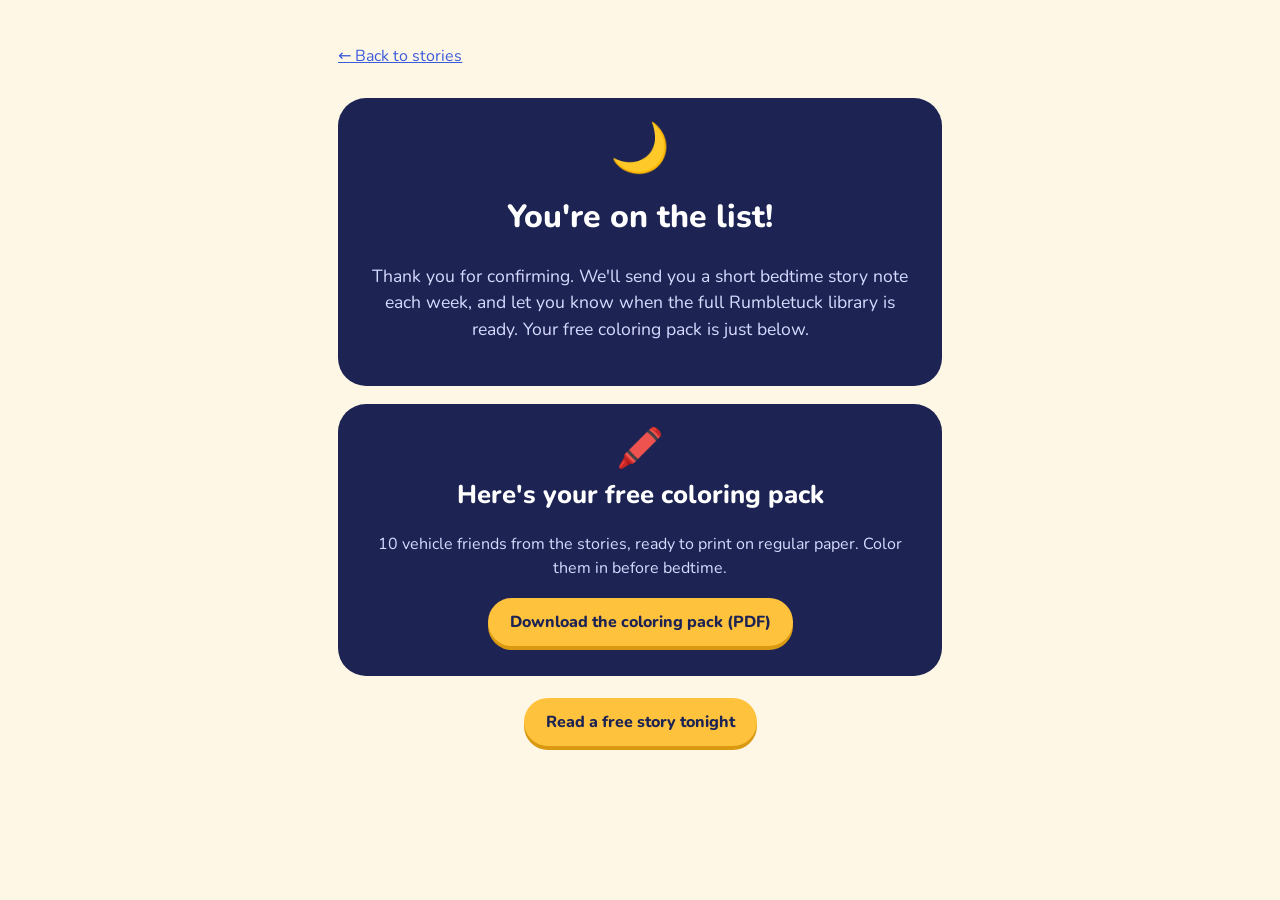
<file: confirmed.html>
<!doctype html>
<html lang="en"><head><meta charset="utf-8"><meta name="viewport" content="width=device-width, initial-scale=1">
<title>Thank you — Rumbletuck</title><meta name="robots" content="noindex">
<link rel="icon" href="favicon.ico"><link rel="stylesheet" href="styles.css"></head>
<body><main class="wrap" style="max-width:640px;padding-top:28px;padding-bottom:48px">
<p><a href="./">← Back to stories</a></p>
<div id="msg" class="waitlist" style="text-align:center">
  <div id="emoji" style="font-size:3rem;line-height:1">🌙</div>
  <h1 id="title" style="color:#fff">You're on the list!</h1>
  <p id="text" class="sub" style="font-size:1.1rem">Thank you for confirming. We'll send you a short bedtime story note each week, and let you know when the full Rumbletuck library is ready.</p>
</div>
<div id="gift" class="waitlist" style="text-align:center;margin-top:18px" hidden>
  <div style="font-size:2.4rem;line-height:1">🖍️</div>
  <h2 style="color:#fff;margin:.3em 0">Here's your free coloring pack</h2>
  <p class="sub">10 vehicle friends from the stories, ready to print on regular paper. Color them in before bedtime.</p>
  <p style="margin:14px 0 4px"><a class="btn btn-primary" id="gift-link" href="free/coloring-pack-b9e95099.pdf" rel="nofollow" download="Rumbletuck-Coloring-Pack.pdf">Download the coloring pack (PDF)</a></p>
</div>
<p style="text-align:center;margin-top:22px"><a class="btn btn-primary" id="cta" href="./#stories">Read a free story tonight</a></p>
</main>
<script>
(function(){
  var M = {
    confirmed:   ['🌙', "You're on the list!", "Thank you for confirming. We'll send you a short bedtime story note each week, and let you know when the full Rumbletuck library is ready. Your free coloring pack is just below.", 'Read a free story tonight', './#stories'],
    already:     ['⭐', "You're already confirmed", "Good news: you're already on the waitlist. Your free coloring pack is just below.", 'Read a free story tonight', './#stories'],
    expired:     ['⏰', 'That link has expired', "Confirmation links work for 7 days. Please sign up again and we'll send you a fresh one.", 'Sign up again', './#waitlist'],
    invalid:     ['🤔', "That link didn't work", "It may have been copied only partly, or it's no longer active. You can sign up again on the home page.", 'Back to the waitlist', './#waitlist'],
    unsubscribed:['👋', "You're unsubscribed", "We won't email you again. Thanks for giving Rumbletuck a try, and sweet dreams!", 'Back to the stories', './#stories']
  };
  var s = new URLSearchParams(location.search).get('status') || 'confirmed';
  var m = M[s] || M.invalid;
  document.getElementById('emoji').textContent = m[0];
  document.getElementById('title').textContent = m[1];
  document.getElementById('text').textContent = m[2];
  var c = document.getElementById('cta'); c.textContent = m[3]; c.href = m[4];
  document.title = m[1] + ' — Rumbletuck';
  if (s === 'confirmed' || s === 'already') document.getElementById('gift').hidden = false;
})();
</script>
</body></html>
</file>
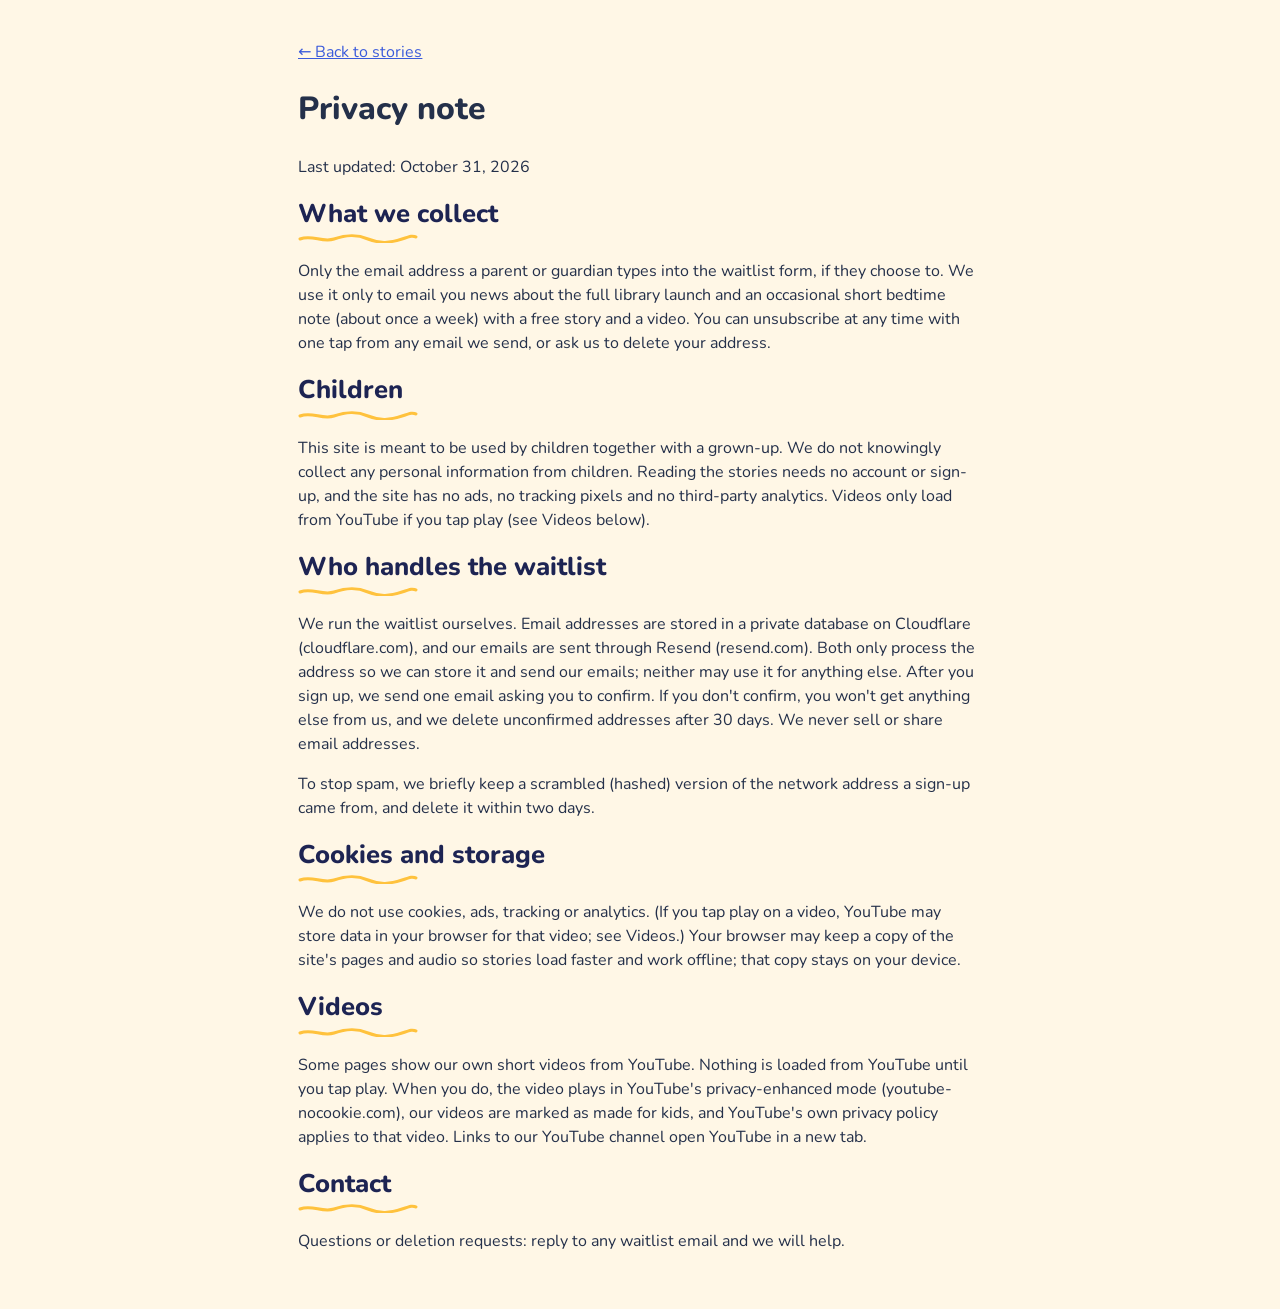
<file: privacy.html>
<!doctype html>
<html lang="en"><head><meta charset="utf-8"><meta name="viewport" content="width=device-width, initial-scale=1">
<title>Privacy note — Rumbletuck</title><meta name="description" content="How Rumbletuck handles privacy: no accounts, ads or trackers, and no data from children. A parent's email is kept only for the optional waitlist."><link rel="canonical" href="https://rumbletuck.com/privacy.html"><link rel="icon" href="favicon.ico"><link rel="stylesheet" href="styles.css"></head>
<body><main class="wrap" style="max-width:720px;padding-top:24px;padding-bottom:40px">
<p><a href="./">← Back to stories</a></p>
<h1>Privacy note</h1>
<p>Last updated: October 31, 2026</p>
<h2>What we collect</h2>
<p>Only the email address a parent or guardian types into the waitlist form, if they choose to. We use it only to email you news about the full library launch and an occasional short bedtime note (about once a week) with a free story and a video. You can unsubscribe at any time with one tap from any email we send, or ask us to delete your address.</p>
<h2>Children</h2>
<p>This site is meant to be used by children together with a grown-up. We do not knowingly collect any personal information from children. Reading the stories needs no account or sign-up, and the site has no ads, no tracking pixels and no third-party analytics. Videos only load from YouTube if you tap play (see Videos below).</p>
<h2>Who handles the waitlist</h2>
<p>We run the waitlist ourselves. Email addresses are stored in a private database on Cloudflare (cloudflare.com), and our emails are sent through Resend (resend.com). Both only process the address so we can store it and send our emails; neither may use it for anything else. After you sign up, we send one email asking you to confirm. If you don't confirm, you won't get anything else from us, and we delete unconfirmed addresses after 30 days. We never sell or share email addresses.</p>
<p>To stop spam, we briefly keep a scrambled (hashed) version of the network address a sign-up came from, and delete it within two days.</p>
<h2>Cookies and storage</h2>
<p>We do not use cookies, ads, tracking or analytics. (If you tap play on a video, YouTube may store data in your browser for that video; see Videos.) Your browser may keep a copy of the site's pages and audio so stories load faster and work offline; that copy stays on your device.</p>
<h2>Videos</h2>
<p>Some pages show our own short videos from YouTube. Nothing is loaded from YouTube until you tap play. When you do, the video plays in YouTube's privacy-enhanced mode (youtube-nocookie.com), our videos are marked as made for kids, and YouTube's own privacy policy applies to that video. Links to our YouTube channel open YouTube in a new tab.</p>
<h2>Contact</h2>
<p>Questions or deletion requests: reply to any waitlist email and we will help.</p>
</main></body></html>
</file>
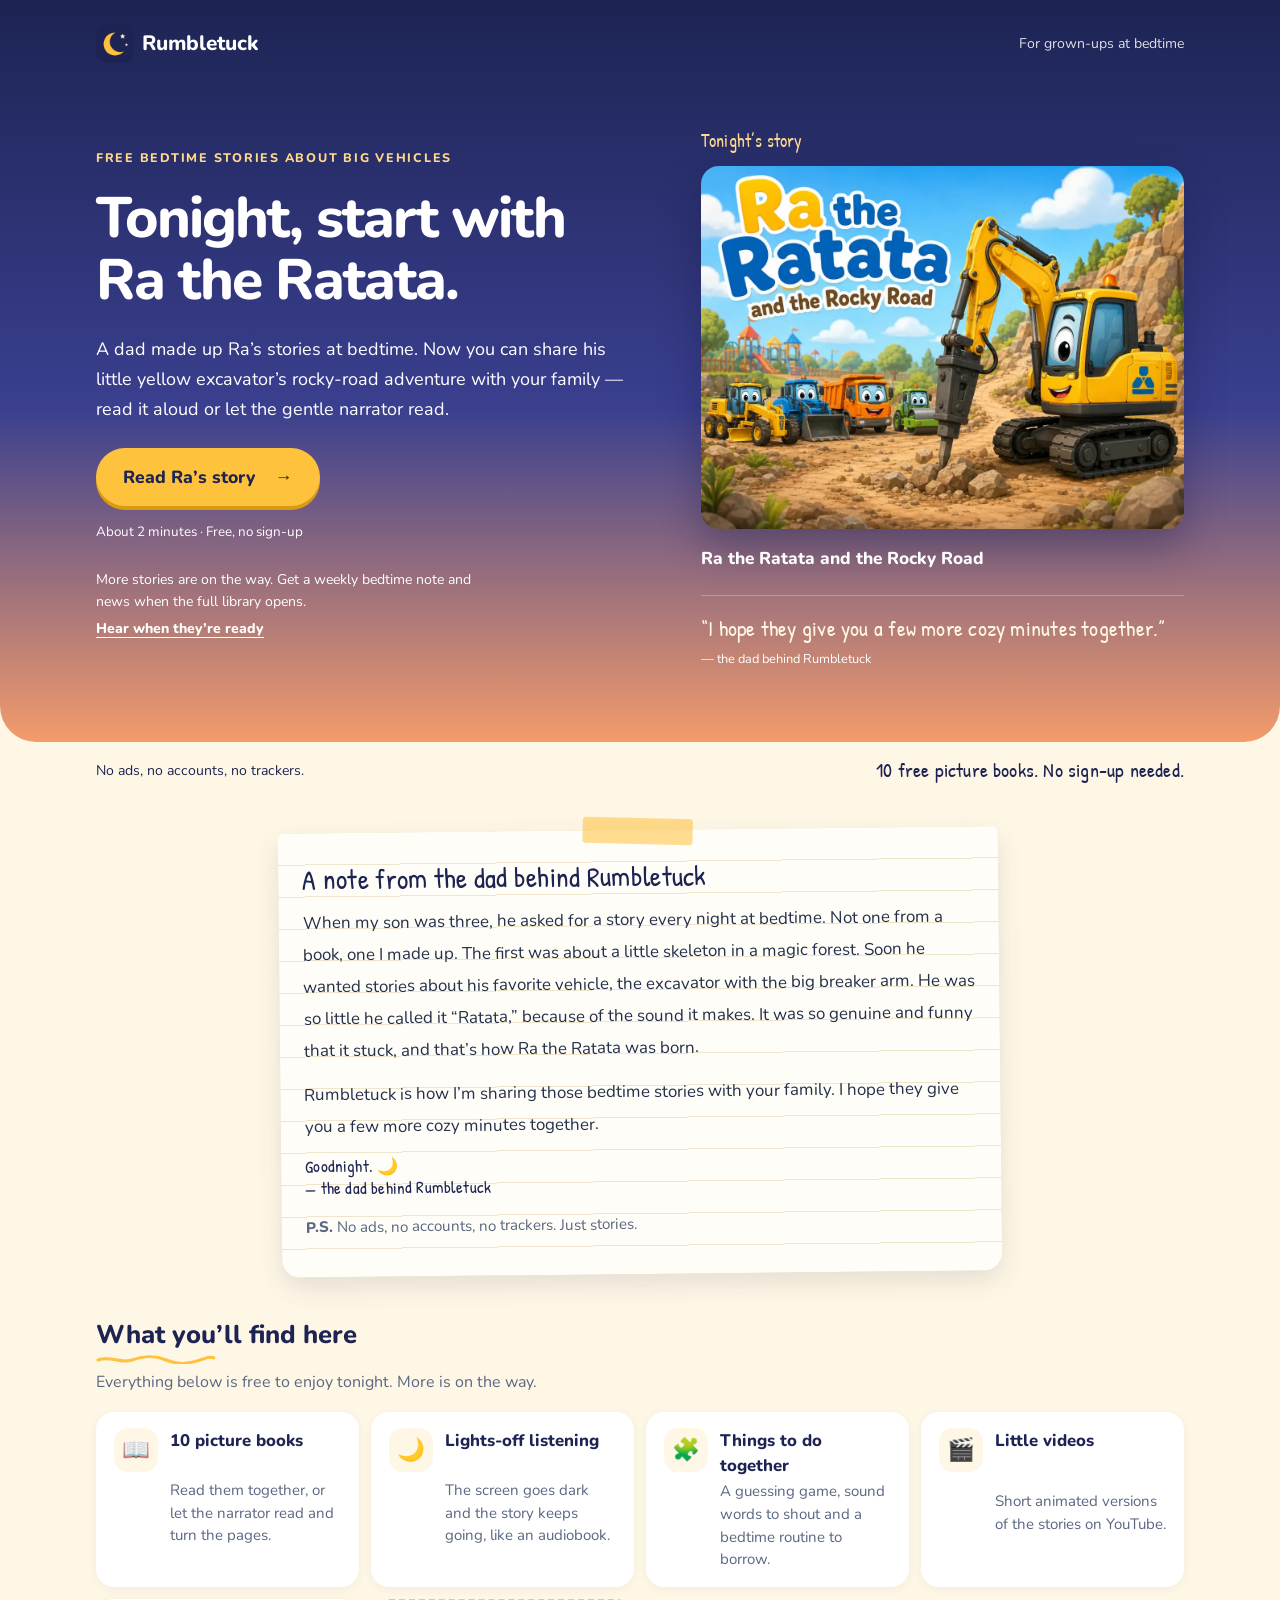
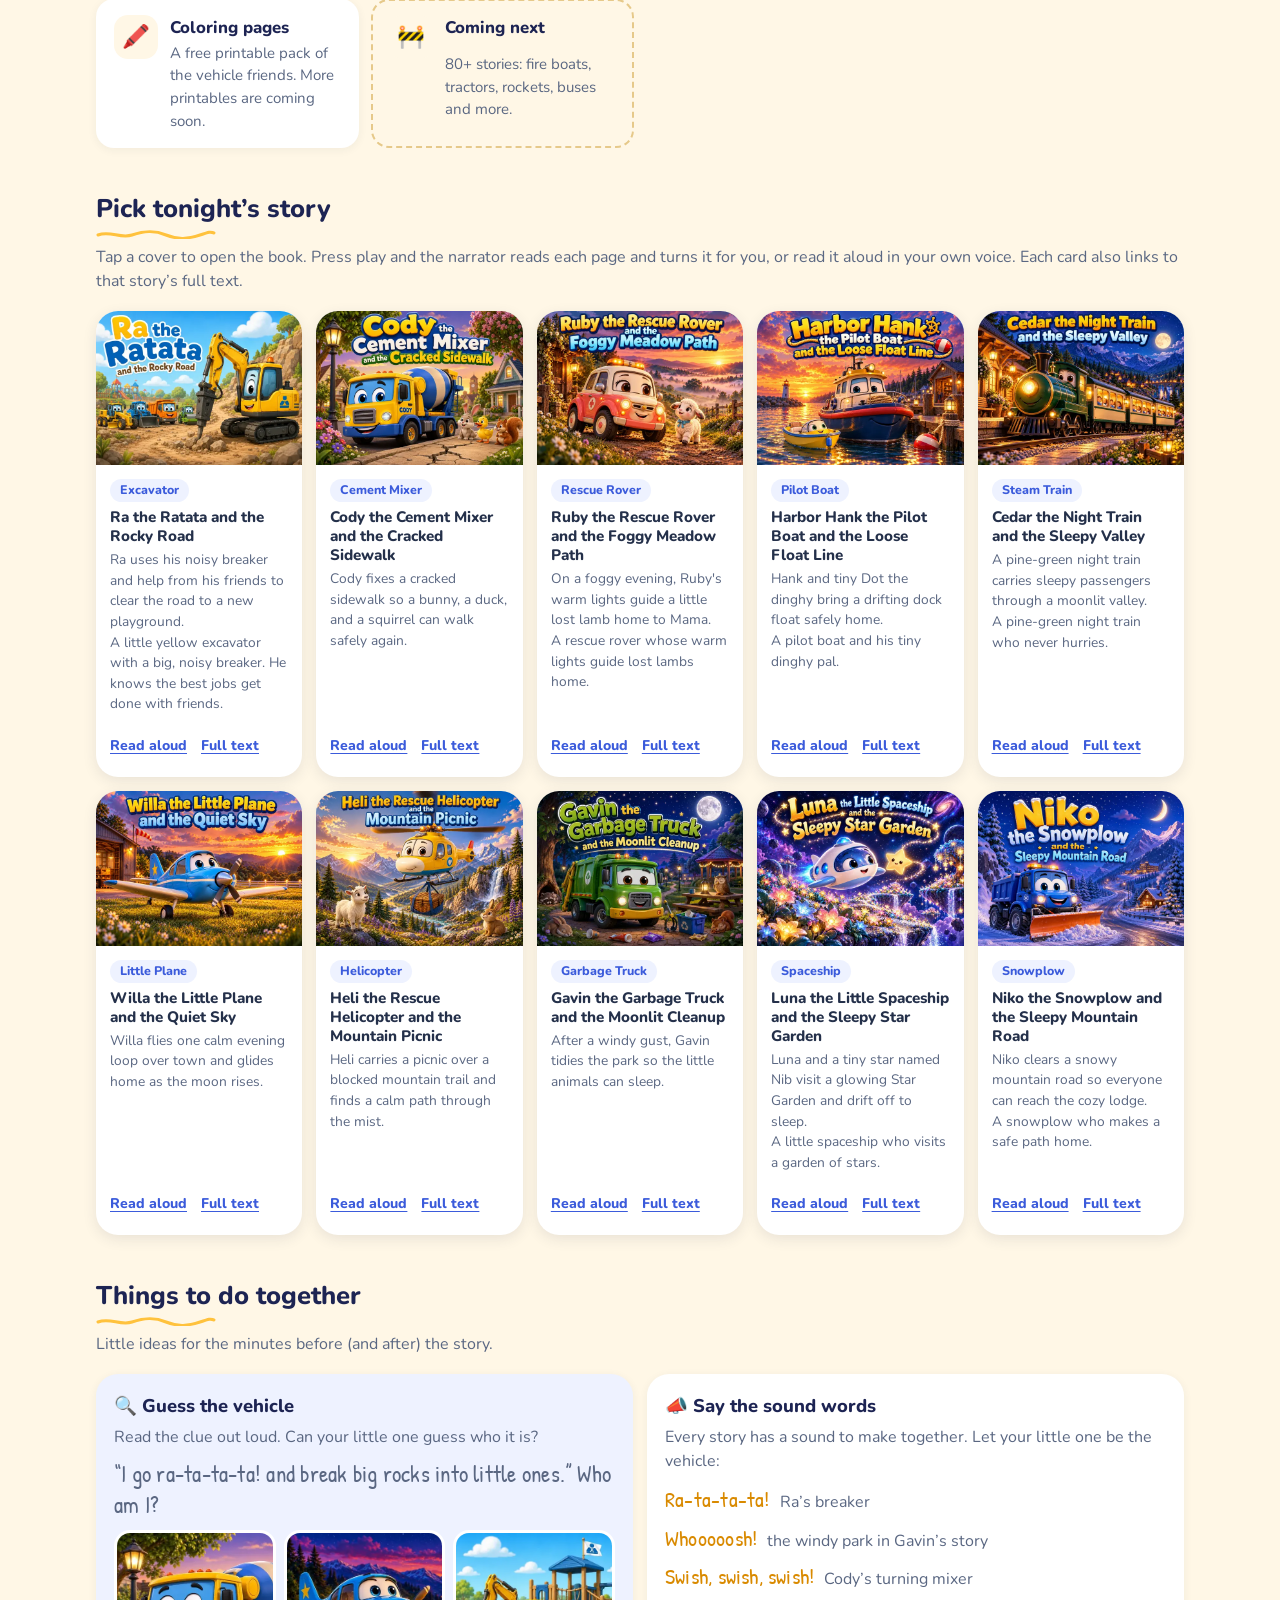
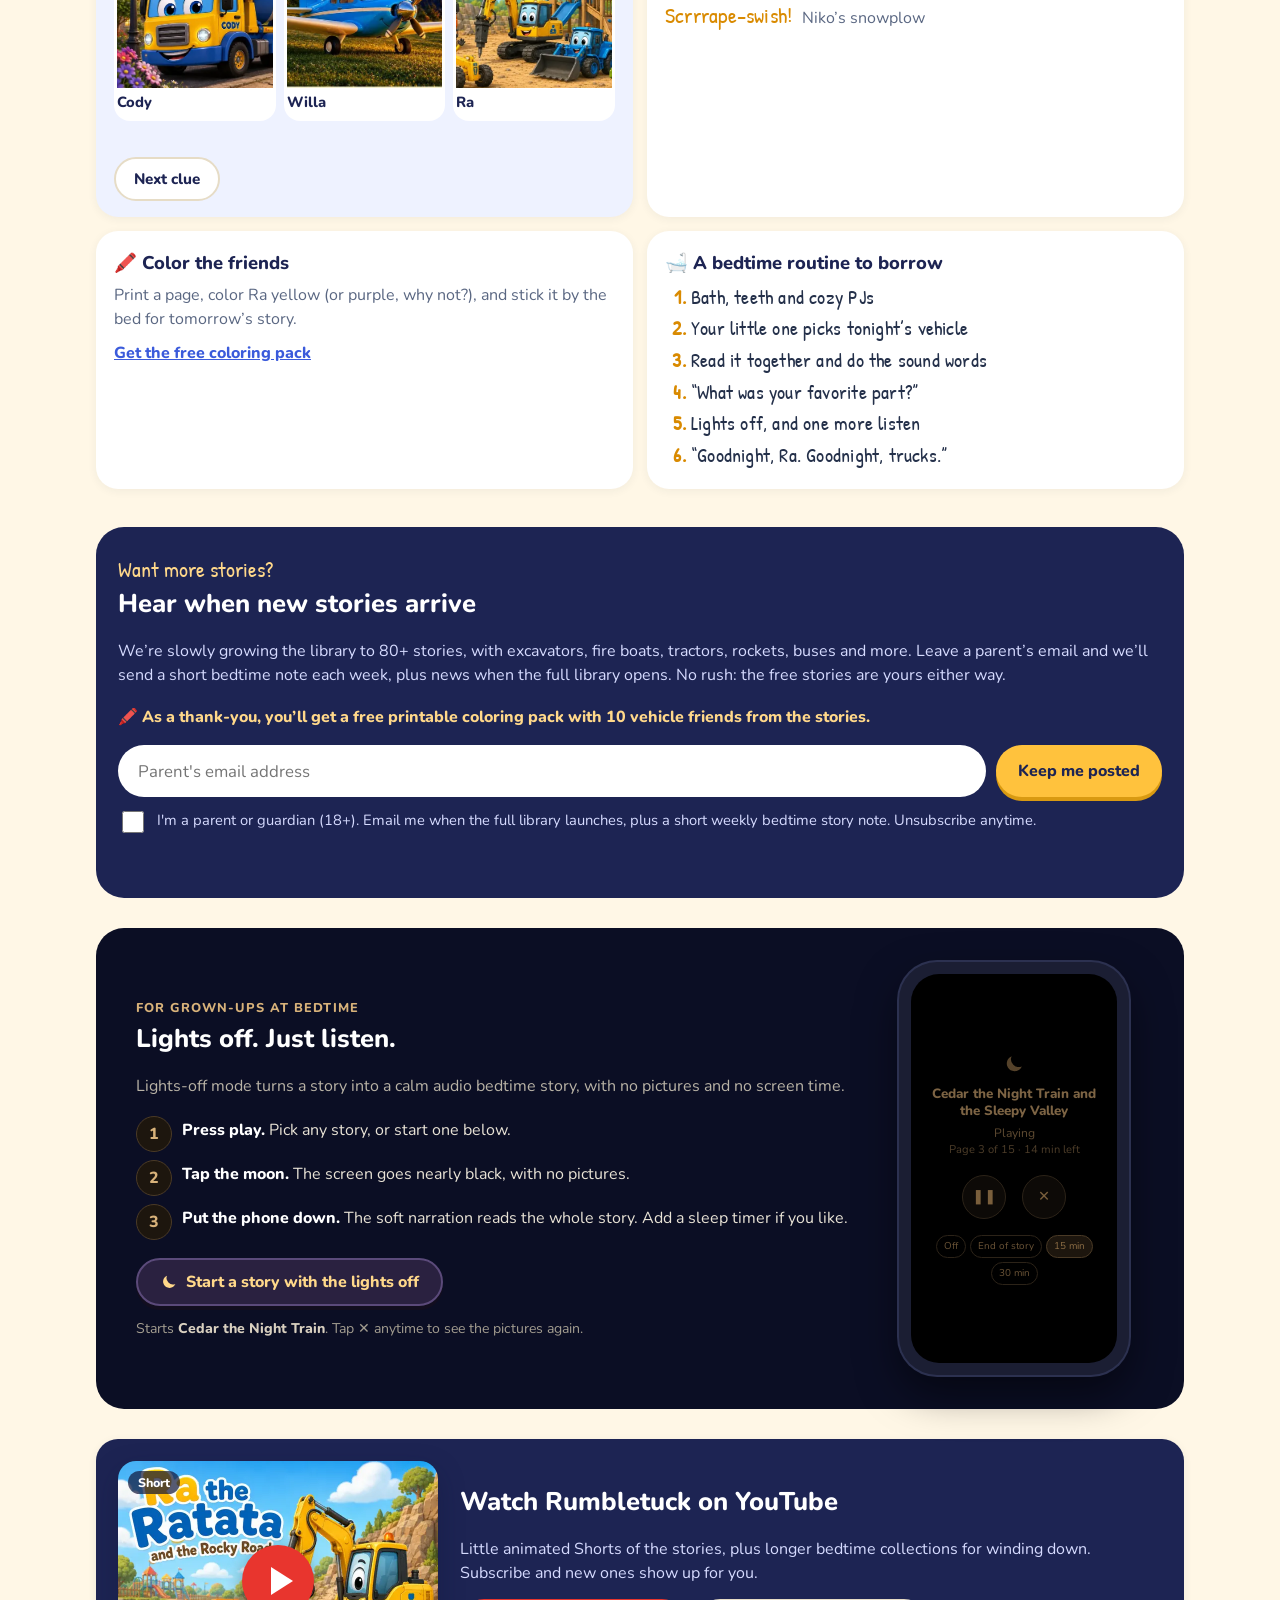
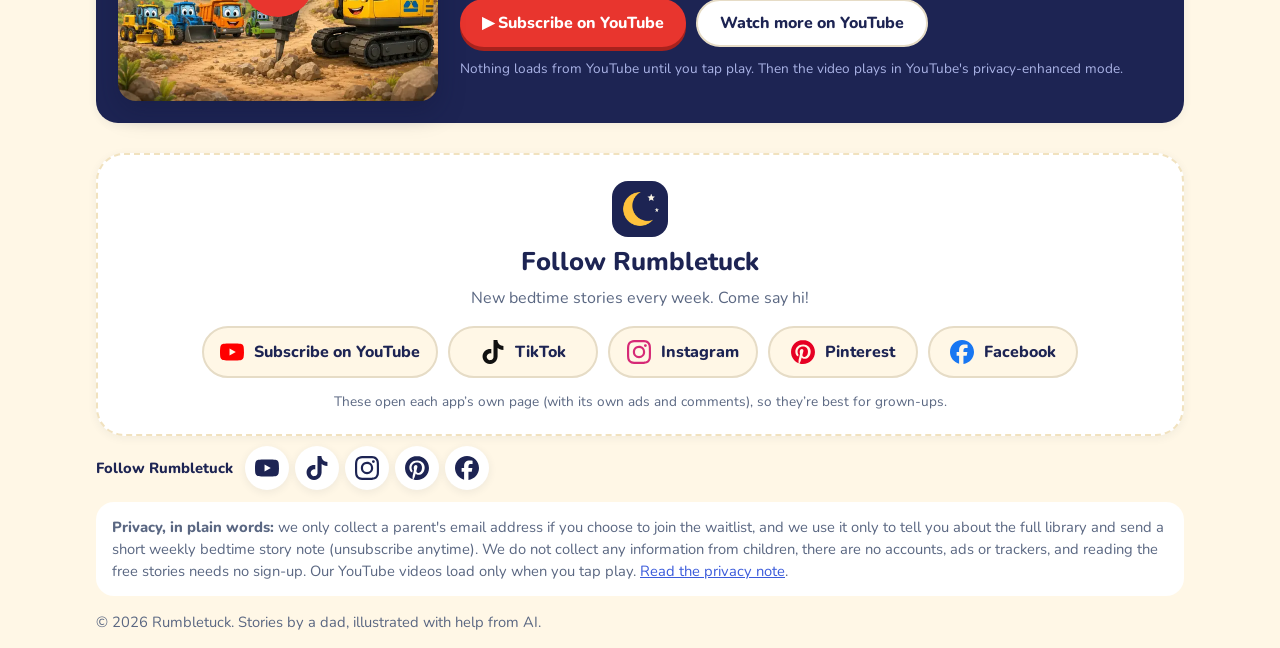
<file: read.html>
<!doctype html>
<html lang="en">
<head>
<meta charset="utf-8">
<meta name="viewport" content="width=device-width, initial-scale=1, viewport-fit=cover">
<title>Story — Rumbletuck</title>
<meta name="theme-color" content="#11163a">
<link rel="manifest" href="manifest.webmanifest">
<link rel="icon" href="favicon.ico" sizes="any">
<link rel="icon" href="icons/icon-192.png" type="image/png">
<link rel="stylesheet" href="styles.css">
</head>
<body class="reader">
<div class="r-shell">
  <div class="r-top">
    <a class="icon-btn" href="./#stories" aria-label="Back to all stories">←</a>
    <div class="title" id="r-title">Loading…</div>
    <button class="lo-open" id="lo-open" type="button" aria-label="Lights off: hear the whole story with the screen dark" title="Lights off: just the story, no screen"><svg class="lo-moon-ico" viewBox="0 0 24 24" width="18" height="18" aria-hidden="true" focusable="false"><path fill="currentColor" d="M20.5 14.6A8.5 8.5 0 0 1 9.4 3.5a8.5 8.5 0 1 0 11.1 11.1z"/></svg><span>Lights off</span></button>
  </div>
  <div class="r-stage" id="r-stage">
    <img id="r-img" alt="" width="1200" height="900" draggable="false">
    <button class="r-tap prev" id="r-tap-prev" aria-label="Previous page"></button>
    <button class="r-tap next" id="r-tap-next" aria-label="Next page"></button>
    <div class="r-end" id="r-end">
      <div class="box">
        <div style="font-size:2.4rem">🌙</div>
        <h2>The End. Sweet dreams!</h2>
        <p>Enjoyed this one? The full library has <span data-full-count>80+</span> calm vehicle stories.</p>
        <div class="cta-row">
          <a class="btn btn-primary" href="./#waitlist">Join the waitlist</a>
          <a class="btn btn-ghost" href="./#stories">More free stories</a>
        </div>
        <p style="margin-top:14px"><button class="btn btn-ghost" id="r-again" style="min-height:40px">Read again</button></p>
      </div>
    </div>
  </div>
  <p class="r-hint">Tip: turn your phone sideways for bigger pages.</p>
  <div class="r-bottom">
    <button class="icon-btn" id="r-prev" aria-label="Previous page">‹</button>
    <button class="btn btn-primary r-play" id="r-play">▶ Read to me</button>
    <span class="r-count" id="r-count"></span>
    <button class="icon-btn" id="r-next" aria-label="Next page">›</button>
  </div>
</div>
<div class="lo" id="lo" role="dialog" aria-modal="true" aria-labelledby="lo-title" aria-describedby="lo-status" hidden>
  <div class="lo-inner">
    <svg class="lo-moon" viewBox="0 0 24 24" width="22" height="22" aria-hidden="true" focusable="false"><path fill="currentColor" d="M20.5 14.6A8.5 8.5 0 0 1 9.4 3.5a8.5 8.5 0 1 0 11.1 11.1z"/></svg>
    <h2 class="lo-title" id="lo-title"></h2>
    <p class="lo-status" id="lo-status" role="status" aria-live="polite"></p>
    <p class="lo-sub" id="lo-sub"></p>
    <div class="lo-ctrls">
      <button class="lo-btn" id="lo-play" type="button" aria-label="Pause">❚❚</button>
      <button class="lo-btn" id="lo-exit" type="button" aria-label="Exit lights-off mode and return to the pictures">✕</button>
    </div>
    <fieldset class="lo-timer">
      <legend>Sleep timer</legend>
      <label><input type="radio" name="lo-timer" value="off"> Off</label>
      <label><input type="radio" name="lo-timer" value="end"> End of story</label>
      <label><input type="radio" name="lo-timer" value="15"> 15 min</label>
      <label><input type="radio" name="lo-timer" value="30"> 30 min</label>
    </fieldset>
    <label class="lo-next"><input type="checkbox" id="lo-next"> Play the next story</label>
  </div>
</div>
<script src="config.js"></script>
<script src="stories.js"></script>
<script src="reader.js"></script>
<script src="lightsoff.js"></script>
<script src="yt.js"></script>
</body>
</html>
</file>
<file: styles.css>
@font-face{font-family:Nunito;src:url(fonts/nunito-regular.ttf) format('truetype');font-weight:400;font-display:swap}
@font-face{font-family:Nunito;src:url(fonts/nunito-extrabold.ttf) format('truetype');font-weight:800;font-display:swap}
:root{--ink:#24304a;--soft:#5a6782;--cream:#fff7e6;--sun:#ffc23d;--sky:#3b5bdb;--night:#1d2453;--card:#ffffff;--radius:22px}
*{box-sizing:border-box}
html,body{margin:0}
body{font-family:Nunito,system-ui,-apple-system,Segoe UI,Roboto,sans-serif;color:var(--ink);background:var(--cream);line-height:1.5;-webkit-tap-highlight-color:transparent}
a{color:var(--sky)}
img{max-width:100%;height:auto;display:block}
.wrap{max-width:1080px;margin:0 auto;padding:0 18px}
.topbar{display:flex;align-items:center;justify-content:space-between;padding:14px 0}
.brand{font-weight:800;font-size:1.15rem;color:var(--night);text-decoration:none;display:flex;gap:8px;align-items:center}
.brand span.badge{font-size:.7rem;background:var(--sun);color:var(--night);border-radius:99px;padding:2px 8px}
.btn{display:inline-flex;align-items:center;justify-content:center;gap:8px;min-height:48px;padding:0 22px;border-radius:99px;border:0;font:800 1rem Nunito,sans-serif;cursor:pointer;text-decoration:none;touch-action:manipulation}
.btn-primary{background:var(--sun);color:var(--night);box-shadow:0 4px 0 #d99a12}
.btn-primary:active{transform:translateY(2px);box-shadow:0 2px 0 #d99a12}
.btn-ghost{background:#fff;color:var(--night);border:2px solid #e6dcc6}
.hero{background:linear-gradient(180deg,#1d2453 0%,#3a3f8f 55%,#f39c6b 100%);color:#fff;border-radius:0 0 32px 32px;padding-bottom:28px}
.hero .topbar .brand{color:#fff}
.hero-grid{display:grid;gap:22px;align-items:center;padding:12px 0 8px}
.hero h1{font-size:clamp(1.9rem,6vw,3rem);line-height:1.1;margin:.2em 0}
.hero p.lead{font-size:1.1rem;opacity:.95;margin:.4em 0 1em}
.hero .art{border-radius:var(--radius);overflow:hidden;box-shadow:0 12px 30px rgba(0,0,0,.35)}
.chips{display:flex;flex-wrap:wrap;gap:8px;margin:0 0 18px;padding:0;list-style:none}
.chips li{background:rgba(255,255,255,.16);border-radius:99px;padding:4px 12px;font-size:.92rem}
.cta-row{display:flex;flex-wrap:wrap;gap:10px}
section{padding:34px 0 8px}
h2{font-size:1.6rem;margin:0 0 6px;color:var(--night)}
.sub{color:var(--soft);margin:0 0 18px}
.grid{display:grid;grid-template-columns:repeat(auto-fill,minmax(250px,1fr));gap:16px}
.card{background:var(--card);border-radius:var(--radius);overflow:hidden;text-decoration:none;color:inherit;box-shadow:0 4px 14px rgba(36,48,74,.10);display:flex;flex-direction:column;touch-action:manipulation}
.card img{aspect-ratio:4/3;width:100%;height:auto;object-fit:cover;background:#e9e2d2}
.card .body{padding:12px 14px 8px}
.card-main{display:flex;flex-direction:column;flex:1;color:inherit;text-decoration:none}
.card-main:focus-visible,.card-actions a:focus-visible{outline:3px solid var(--sky);outline-offset:2px}
.card .tag{display:inline-block;font-size:.78rem;font-weight:800;background:#eef2ff;color:var(--sky);border-radius:99px;padding:2px 10px;margin-bottom:6px}
.card h3{font-size:1.05rem;margin:0 0 4px;line-height:1.25}
.card p{margin:0;color:var(--soft);font-size:.95rem}
.card-who{margin-top:6px}
.card-actions{display:flex;flex-wrap:wrap;gap:2px 14px;padding:0 14px 10px;font-size:.88rem;font-weight:800}
.card-actions a{color:var(--sky);text-underline-offset:3px;min-height:44px;display:inline-flex;align-items:center}
.card:active{transform:scale(.99)}
.features{display:grid;grid-template-columns:repeat(auto-fit,minmax(220px,1fr));gap:14px}
.feature{background:#fff;border-radius:var(--radius);padding:16px 18px;box-shadow:0 2px 10px rgba(36,48,74,.06)}
.feature b{display:block;font-size:1.05rem;margin-bottom:2px}
.waitlist{background:var(--night);color:#fff;border-radius:28px;padding:26px 22px;margin:30px 0 10px}
.waitlist h2{color:#fff}
.waitlist .sub{color:#d6dbff}
.wl-form{display:flex;flex-wrap:wrap;gap:10px}
.wl-form input[type=email]{flex:1 1 240px;min-height:52px;border-radius:99px;border:0;padding:0 20px;font:400 1.05rem Nunito,sans-serif}
.wl-consent{display:flex;gap:10px;align-items:flex-start;font-size:.92rem;color:#d6dbff;margin:12px 0 0}
.wl-consent input{width:22px;height:22px;margin-top:2px;flex:none}
.wl-status{margin:12px 0 0;font-weight:800;min-height:1.5em}
.wl-soon{background:rgba(255,255,255,.1);border:2px dashed rgba(255,255,255,.35);border-radius:18px;padding:14px 16px;margin-top:4px}
.hp{position:absolute;left:-9999px}
footer{padding:28px 0 40px;color:var(--soft);font-size:.92rem}
footer .privacy{background:#fff;border-radius:18px;padding:14px 16px;margin-bottom:12px}
@media(min-width:820px){.hero-grid{grid-template-columns:1.05fr 1fr}.hero{padding-bottom:40px}}

/* Reader */
body.reader{background:#11163a;color:#fff;height:100dvh;overflow:hidden;overscroll-behavior:none;user-select:none;-webkit-user-select:none;-webkit-touch-callout:none}
.r-shell{display:flex;flex-direction:column;height:100dvh}
.r-top{display:flex;align-items:center;gap:10px;padding:10px 12px;padding-top:max(10px,env(safe-area-inset-top))}
.r-top .title{flex:1;font-weight:800;white-space:nowrap;overflow:hidden;text-overflow:ellipsis;font-size:1rem}
.icon-btn{width:48px;height:48px;border-radius:50%;border:0;background:rgba(255,255,255,.14);color:#fff;font-size:1.3rem;display:inline-flex;align-items:center;justify-content:center;cursor:pointer;touch-action:manipulation;text-decoration:none}
.icon-btn:active{background:rgba(255,255,255,.28)}
.r-stage{flex:1;display:flex;align-items:center;justify-content:center;padding:0 8px;min-height:0;position:relative}
.r-stage img{width:auto;height:auto;max-width:100%;max-height:100%;object-fit:contain;border-radius:16px;box-shadow:0 10px 30px rgba(0,0,0,.45)}
.r-tap{position:absolute;top:0;bottom:0;width:28%;border:0;background:transparent;cursor:pointer}
.r-tap.prev{left:0}.r-tap.next{right:0}
.r-bottom{display:flex;align-items:center;justify-content:center;gap:14px;padding:12px;padding-bottom:max(14px,env(safe-area-inset-bottom))}
.r-play{min-width:150px}
.r-count{min-width:70px;text-align:center;font-weight:800;opacity:.9}
.r-end{position:absolute;inset:0;display:none;align-items:center;justify-content:center;background:rgba(17,22,58,.92);text-align:center;padding:20px}
.r-end.show{display:flex}
.r-end .box{max-width:460px}
.r-end h2{color:#fff}
.r-end p{color:#d6dbff}
.r-end .cta-row{justify-content:center}
.sr{position:absolute;width:1px;height:1px;overflow:hidden;clip:rect(0 0 0 0)}
.r-hint{display:none;text-align:center;margin:0;color:#aab3e6;font-size:.9rem}
@media(orientation:portrait) and (max-width:600px){.r-hint{display:block}}
@media(max-width:440px){.brand span.badge{display:none}.brand{font-size:1rem}.topbar .btn{white-space:nowrap}}

/* Lights-off listening mode: near-black, warm, dim. */
.lo-open{flex:none;display:inline-flex;align-items:center;gap:6px;min-height:44px;padding:0 14px;border-radius:99px;border:0;background:rgba(255,194,61,.16);color:#ffd88a;font:800 .92rem Nunito,sans-serif;cursor:pointer;touch-action:manipulation;white-space:nowrap}
.lo-open:active{background:rgba(255,194,61,.3)}
.lo-open:focus-visible,.lo-btn:focus-visible,.lo input:focus-visible{outline:2px solid #8a6a3e;outline-offset:3px}
.lo{position:fixed;inset:0;z-index:50;background:#000;color:#6e5638;display:flex;align-items:center;justify-content:center;text-align:center;padding:24px;padding-bottom:max(24px,env(safe-area-inset-bottom));animation:lo-in 1.6s ease-out}
.lo[hidden]{display:none}
.lo-inner{max-width:340px;width:100%}
.lo-moon{color:#7a5f3c;opacity:.7;margin:0 auto 10px;animation:lo-breathe 9s ease-in-out infinite}
.lo-title{color:#7d6444;font-size:1rem;font-weight:800;margin:0 0 4px;line-height:1.3}
.lo-status{margin:0;min-height:1.4em;font-size:.88rem;color:#5e4a31}
.lo-sub{margin:0 0 22px;font-size:.8rem;color:#4d3d29}
.lo-ctrls{display:flex;justify-content:center;gap:22px;margin-bottom:26px}
.lo-btn{width:56px;height:56px;border-radius:50%;border:1px solid #2c2318;background:#0d0a07;color:#7a5f3c;font-size:1.15rem;cursor:pointer;touch-action:manipulation;display:inline-flex;align-items:center;justify-content:center}
.lo-btn:active{background:#1a140d}
.lo-timer{border:0;margin:0 0 12px;padding:0;display:flex;flex-wrap:wrap;justify-content:center;gap:6px}
.lo-timer legend{width:100%;font-size:.78rem;color:#4d3d29;margin-bottom:6px;padding:0}
.lo-timer label{position:relative;font-size:.82rem;color:#6a5336;border:1px solid #2c2318;border-radius:99px;padding:6px 11px;cursor:pointer;min-height:36px;display:inline-flex;align-items:center}
.lo-timer input{position:absolute;opacity:0;inset:0;margin:0;cursor:pointer}
.lo-timer label:has(input:checked){background:#1d160e;color:#8c6d45;border-color:#4a3a26}
.lo-timer label:has(input:focus-visible){outline:2px solid #8a6a3e;outline-offset:2px}
.lo-next{display:inline-flex;align-items:center;gap:8px;font-size:.82rem;color:#5e4a31;cursor:pointer;min-height:36px}
.lo-next input{appearance:none;-webkit-appearance:none;width:18px;height:18px;margin:0;border:1px solid #4a3a26;border-radius:5px;background:#0d0a07;cursor:pointer}
.lo-next input:checked{background:#5e4a31;box-shadow:inset 0 0 0 3px #0d0a07}
.lo-next.off{opacity:.45;cursor:default}
body.lo-on{background:#000}
body.lo-on .r-shell{visibility:hidden}
@keyframes lo-in{from{opacity:0}to{opacity:1}}
@keyframes lo-breathe{0%,100%{opacity:.55}50%{opacity:.75}}
@media (prefers-reduced-motion:reduce){.lo,.lo-moon{animation:none}}
@media(max-width:380px){.lo-open span{display:none}.lo-open{width:44px;padding:0;justify-content:center}}

/* Story landing pages (story/<slug>/, built by tools/build_seo.py) */
.crumbs{font-size:.88rem;opacity:.85;margin:0 0 4px}.crumbs a{color:#fff}
.story-tag{display:inline-block;font-size:.8rem;font-weight:800;background:rgba(255,255,255,.18);color:#fff;border-radius:99px;padding:3px 12px}
.story-note{font-size:.92rem;opacity:.9;margin:14px 0 0}
.story-text{background:#fff;border-radius:var(--radius);padding:22px 22px 26px;margin-top:30px;box-shadow:0 2px 10px rgba(36,48,74,.06);max-width:760px}
.story-text p{font-size:1.12rem;line-height:1.65;margin:0 0 .85em}
.story-text .story-end{font-weight:800;color:var(--night)}
.story-links{margin-top:22px}.story-links h3{margin:0 0 4px;color:var(--night)}
.story-links ul{margin:0;padding-left:20px;columns:2 300px}.story-links li{margin:0 0 6px;break-inside:avoid}.story-links li span{color:var(--soft);font-size:.92rem}

/* YouTube (yt.js + tools/build_seo.py): click-to-play Shorts, nothing loads from YouTube before a tap. */
.btn-yt{background:#e8352e;color:#fff;box-shadow:0 4px 0 #a8221d}
.btn-yt:active{transform:translateY(2px);box-shadow:0 2px 0 #a8221d}
.yt-block{display:grid;gap:22px;align-items:center;background:#fff;border-radius:var(--radius);padding:22px;margin-top:30px;box-shadow:0 2px 10px rgba(36,48,74,.06);max-width:760px}
.yt-block.yt-home{max-width:none;background:var(--night);color:#fff}
.yt-block.yt-home h2{color:#fff}.yt-block.yt-home .sub{color:#d6dbff}.yt-block.yt-home .yt-note{color:#aab3e6}
.yt-block h2{margin-top:0}
.yt-block .sub{margin-bottom:14px}
.yt-note{font-size:.85rem;color:var(--soft);margin:12px 0 0}
.yt-frame{position:relative;width:100%;max-width:420px;aspect-ratio:4/3;margin:0 auto;border-radius:18px;overflow:hidden;background:#11163a;box-shadow:0 10px 26px rgba(17,22,58,.35)}
.yt-frame[hidden]{display:none}
.yt-frame.playing{aspect-ratio:9/16;width:min(78vw,320px)}
.yt-frame iframe{position:absolute;inset:0;width:100%;height:100%;border:0}
.yt-poster{position:absolute;inset:0;width:100%;height:100%;border:0;padding:0;cursor:pointer;background:#11163a;touch-action:manipulation}
.yt-poster img{position:absolute;inset:0;width:100%;height:100%;object-fit:cover}
.yt-pill{position:absolute;top:10px;left:10px;background:rgba(17,22,58,.7);color:#fff;font:800 .78rem Nunito,sans-serif;border-radius:99px;padding:3px 10px}
.yt-play{position:absolute;left:50%;top:50%;width:72px;height:72px;margin:-36px 0 0 -36px;border-radius:50%;background:#e8352e;box-shadow:0 6px 18px rgba(0,0,0,.35)}
.yt-play::after{content:"";position:absolute;left:29px;top:22px;border-style:solid;border-width:14px 0 14px 22px;border-color:transparent transparent transparent #fff}
.yt-play.sm{width:40px;height:40px;margin:-20px 0 0 -20px}.yt-play.sm::after{left:16px;top:12px;border-width:8px 0 8px 13px}
.yt-poster:hover .yt-play,.yt-poster:focus-visible .yt-play{transform:scale(1.08)}
.yt-poster:focus-visible{outline:3px solid var(--sun);outline-offset:-3px}
.yt-sub-only{display:flex;flex-wrap:wrap;gap:14px;align-items:center}
.footer-yt{margin:0 0 10px}
.footer-yt a{font-weight:800}
@media(min-width:720px){.yt-block[data-has-video],.yt-block.yt-home:has(.yt-frame){grid-template-columns:320px 1fr}.yt-frame{width:320px;margin:0}}
/* Reader end screen + pop-up player */
.r-end{overflow:auto}
.r-yt{margin-top:16px;padding-top:14px;border-top:1px solid rgba(255,255,255,.15)}
.r-yt-open{display:flex;align-items:center;gap:12px;width:100%;max-width:360px;margin:0 auto;padding:8px;border:0;border-radius:16px;background:rgba(255,255,255,.12);color:#fff;text-align:left;cursor:pointer;font:400 .95rem Nunito,sans-serif;position:relative;touch-action:manipulation}
.r-yt-open img{width:96px;flex:none;border-radius:10px}
.r-yt-open .yt-play.sm{left:56px;top:50%}
.r-yt-txt b{display:block;font-weight:800}.r-yt-txt small{color:#d6dbff}
.r-yt-links{margin:10px 0 0;font-size:.92rem}
.yt-link{color:#ffd88a;font-weight:800}
.yt-modal{position:fixed;inset:0;z-index:60;background:rgba(5,7,20,.94);display:flex;align-items:center;justify-content:center;padding:12px}
.yt-modal-inner{display:flex;flex-direction:column;align-items:center;gap:12px}
.yt-modal .yt-frame{width:auto;height:min(78dvh,calc(92vw * 16 / 9));margin:0}
.yt-modal-bar{display:flex;flex-wrap:wrap;gap:10px;justify-content:center}
.yt-modal-bar .btn{min-height:44px}
.hero-yt{display:flex;flex-wrap:wrap;align-items:center;gap:8px 12px;margin:14px 0 0;font-size:.92rem;opacity:.95}.hero-yt .btn{min-height:40px;padding:0 16px;font-size:.92rem}

/* Follow Rumbletuck: homepage section + footer icon row (icons: /icons/social.svg sprite, no third-party scripts) */
.si{width:24px;height:24px;fill:currentColor;flex:none}
.follow{background:#fff;border-radius:28px;padding:26px 22px 22px;margin:30px 0 10px;text-align:center;box-shadow:0 2px 10px rgba(36,48,74,.06);border:2px dashed #f1e2bf}
.follow-moon{width:56px;height:56px;margin:0 auto 6px;border-radius:16px}
.follow h2{margin-bottom:4px}
.follow .sub{margin-bottom:16px}
.follow-list{list-style:none;margin:0 auto;padding:0;display:flex;flex-wrap:wrap;justify-content:center;gap:10px;max-width:960px}
.follow-list li{flex:0 1 auto;min-width:150px}
.follow-link{display:flex;align-items:center;justify-content:center;gap:10px;min-height:52px;padding:0 16px;border-radius:99px;background:var(--cream);border:2px solid #e6dcc6;color:var(--night);font-weight:800;text-decoration:none;touch-action:manipulation;white-space:nowrap}
.follow-link .si{color:var(--brand,var(--night))}
.follow-link:hover,.follow-link:focus-visible{border-color:var(--brand,var(--sky));background:#fff}
.follow-link:focus-visible,.footer-social a:focus-visible{outline:3px solid var(--sky);outline-offset:2px}
.follow-link:active{transform:translateY(1px)}
.follow-note{margin:14px 0 0;color:var(--soft);font-size:.85rem}
.footer-social{display:flex;flex-wrap:wrap;align-items:center;gap:6px 12px;margin:0 0 12px}
.footer-social>span:first-child{font-weight:800;color:var(--night)}
.fs-icons{display:flex;gap:6px}
.footer-social a{display:inline-flex;align-items:center;justify-content:center;width:44px;height:44px;border-radius:50%;background:#fff;color:var(--night);box-shadow:0 2px 8px rgba(36,48,74,.08)}
.footer-social a:hover{color:var(--sky)}
@media(max-width:440px){.follow-list li{flex:1 1 calc(50% - 5px);min-width:0}.follow-link{padding:0 10px}.follow-list li:first-child{flex-basis:100%}}

/* Listen first (hero): one big "Listen" action that opens Ra in the reader and starts the narration */
.top-link{color:#fff;font-weight:800;text-decoration:none;opacity:.9;padding:10px 4px;font-size:.95rem}
.top-link:hover,.top-link:focus-visible{opacity:1;text-decoration:underline}
.listen{margin:4px 0 20px}
.btn-listen{min-height:64px;padding:0 28px 0 12px;font-size:1.18rem;gap:12px;box-shadow:0 5px 0 #d99a12,0 10px 26px rgba(255,194,61,.35)}
.btn-listen:active{box-shadow:0 2px 0 #d99a12}
.listen-ico{display:inline-flex;align-items:center;justify-content:center;width:44px;height:44px;border-radius:50%;background:var(--night);color:var(--sun);font-size:1rem;padding-left:3px;flex:none}
.btn-listen:focus-visible,.btn-lights:focus-visible,.art-play:focus-visible{outline:3px solid #fff;outline-offset:3px}
.listen-meta{margin:10px 0 0;font-size:.92rem;opacity:.92}
.listen-alt{margin:8px 0 0;font-size:.98rem}
.listen-alt a{color:#fff;font-weight:800}
.listen-alt span{opacity:.6}
.art-play{position:relative;display:block}
.art-play .yt-play{left:22px;top:auto;bottom:22px;margin:0;background:var(--sun)}
.art-play .yt-play::after{border-left-color:var(--night)}
.art-play:hover .yt-play{transform:scale(1.08)}
@media(max-width:440px){.btn-listen{width:100%;font-size:1.08rem;padding-right:16px}}
/* Reader: gentle nudge when the browser blocked the automatic start */
.r-play.nudge{animation:r-nudge 1.6s ease-in-out 4}
@keyframes r-nudge{0%,100%{transform:scale(1)}50%{transform:scale(1.08)}}
@media (prefers-reduced-motion:reduce){.r-play.nudge{animation:none}}

/* Waitlist as the next step */
.wl-kicker{margin:0 0 2px;font-size:.8rem;font-weight:800;letter-spacing:.08em;text-transform:uppercase;color:#ffc23d}

/* Lights-off demo section (homepage) */
.lights{display:grid;gap:26px;align-items:center;background:#0b0e24;color:#e9e3d6;border-radius:28px;padding:28px 22px;margin:30px 0 10px}
.lights h2{color:#fff}
.lights .sub{color:#b9b3a6}
.lights .wl-kicker{color:#d8b27a}
.lights-steps{list-style:none;counter-reset:st;margin:0 0 20px;padding:0;display:grid;gap:10px}
.lights-steps li{counter-increment:st;position:relative;padding:2px 0 2px 46px;min-height:34px}
.lights-steps li::before{content:counter(st);position:absolute;left:0;top:0;width:34px;height:34px;border-radius:50%;background:#1d160e;border:1px solid #4a3a26;color:#d8b27a;font-weight:800;display:flex;align-items:center;justify-content:center}
.lights-steps b{color:#fff}
.btn-lights{background:#2a2140;color:#ffd88a;border:2px solid #5b4a7a;box-shadow:0 4px 0 #120e1f}
.btn-lights:active{transform:translateY(2px);box-shadow:0 2px 0 #120e1f}
.lights-note{margin:12px 0 0;font-size:.88rem;color:#a39d90}
.lights-note b{color:#d8cfbf}
.phone{width:200px;margin:0 auto;padding:12px;border-radius:38px;background:#1b1e33;box-shadow:0 0 0 2px #2c3150,0 18px 40px rgba(0,0,0,.5)}
.phone-screen{aspect-ratio:9/17;border-radius:28px;background:#000;display:flex;flex-direction:column;align-items:center;justify-content:center;text-align:center;padding:18px 14px;color:#6e5638}
.phone-screen .lo-title{font-size:.84rem}
.phone-screen .lo-status{font-size:.76rem}
.phone-screen .lo-sub{font-size:.7rem;margin-bottom:16px}
.phone-screen .lo-ctrls{gap:16px;margin-bottom:16px}
.phone-screen .lo-btn{width:44px;height:44px;font-size:.9rem;cursor:default}
.phone-timer{display:flex;flex-wrap:wrap;justify-content:center;gap:4px}
.phone-timer span{font-size:.62rem;color:#6a5336;border:1px solid #2c2318;border-radius:99px;padding:3px 7px}
.phone-timer .on{background:#1d160e;color:#8c6d45;border-color:#4a3a26}
@media(min-width:760px){.lights{grid-template-columns:1fr 260px;padding:34px 40px}.phone{width:230px}}

/* ===== Warm home (preview): handwritten touches, founder's note, what's here, friends, things to do together ===== */
@font-face{font-family:'Patrick Hand';src:url(fonts/patrickhand.woff2) format('woff2');font-weight:400;font-display:swap}
.hand{font-family:'Patrick Hand','Comic Sans MS','Chalkboard SE',Nunito,sans-serif;font-weight:400;letter-spacing:.01em}
.skip{position:absolute;left:12px;top:-60px;z-index:99;background:var(--sun);color:var(--night);font-weight:800;padding:10px 16px;border-radius:12px;text-decoration:none}
.skip:focus{top:12px}
.brand-moon{width:32px;height:32px;border-radius:10px}
.top-nav{display:flex;gap:14px}
.hero-kicker{font-size:1.35rem;color:#ffd88a;margin:0;transform:rotate(-1.5deg);transform-origin:left}
.hero h1{max-width:15ch}
.listen-alt a{text-decoration-thickness:2px;text-underline-offset:4px}
main h2{position:relative;padding-bottom:10px}
main h2::after{content:"";position:absolute;left:0;bottom:0;width:120px;height:10px;background:url("data:image/svg+xml,%3Csvg xmlns='http://www.w3.org/2000/svg' viewBox='0 0 120 10'%3E%3Cpath d='M2 6c12-5 22 4 34 0s22-5 34 0 22 4 34 0 10-3 14-2' fill='none' stroke='%23ffc23d' stroke-width='3' stroke-linecap='round'/%3E%3C/svg%3E") no-repeat}
.follow h2::after,.note h2::after,.waitlist h2::after,.lights h2::after,.yt-home h2::after{display:none}
.follow h2{padding-bottom:0}

/* Founder's note: a little sheet of lined paper */
.note{padding-top:30px}
.note-paper{position:relative;max-width:720px;margin:0 auto;background:#fffdf7 repeating-linear-gradient(180deg,transparent 0 31px,#efe4cc 31px 32px);border-radius:6px 6px 18px 18px;padding:30px 24px 22px;box-shadow:0 10px 26px rgba(36,48,74,.12);transform:rotate(-.6deg)}
.note-paper::before{content:"";position:absolute;top:-12px;left:50%;width:110px;height:26px;margin-left:-55px;background:rgba(255,194,61,.55);border-radius:3px;transform:rotate(2deg)}
.note-paper h2{font-size:1.75rem;line-height:1.2;margin-bottom:10px;padding:0}
.note-paper p{font-size:1.06rem;line-height:32px;margin:0 0 12px}
.note-sign{font-size:1.4rem;line-height:1.3 !important;color:var(--night);margin-top:6px !important}
.note-ps{font-size:.95rem !important;color:var(--soft)}

/* What you'll find here */
.here-list{list-style:none;margin:0;padding:0;display:grid;grid-template-columns:repeat(auto-fill,minmax(230px,1fr));gap:12px}
.here-list a{display:grid;grid-template-columns:44px 1fr;gap:2px 12px;align-items:start;height:100%;background:#fff;border-radius:18px;padding:14px 16px;text-decoration:none;color:var(--ink);box-shadow:0 2px 10px rgba(36,48,74,.06);border:2px solid transparent}
.here-list a:hover,.here-list a:focus-visible{border-color:var(--sun)}
.here-list a:focus-visible{outline:3px solid var(--sky);outline-offset:2px}
.here-ico{grid-row:span 2;width:44px;height:44px;border-radius:14px;background:var(--cream);display:flex;align-items:center;justify-content:center;font-size:1.4rem}
.here-list b{font-size:1.05rem;color:var(--night)}
.here-list span:not(.here-ico){color:var(--soft);font-size:.94rem}
.here-soon a{background:transparent;border:2px dashed #e6c98a;box-shadow:none}

/* Story text links, folded away */
details.story-links{background:#fff;border-radius:18px;padding:12px 16px;margin-top:18px}
details.story-links summary{cursor:pointer;font-weight:800;color:var(--night);min-height:32px;display:flex;align-items:center}
details.story-links[open] summary{margin-bottom:8px}

/* Meet the friends */
.friend-list{list-style:none;margin:0;padding:0;display:grid;grid-template-columns:repeat(2,1fr);gap:12px}
.friend a{display:flex;flex-direction:column;height:100%;background:#fff;border-radius:22px;overflow:hidden;text-decoration:none;color:var(--ink);box-shadow:0 4px 14px rgba(36,48,74,.10)}
.friend a:focus-visible{outline:3px solid var(--sky);outline-offset:2px}
.friend img{width:100%;aspect-ratio:1/1;object-fit:cover;object-position:50% 50%;background:#e9e2d2}
.friend-body{display:flex;flex-direction:column;gap:2px;padding:10px 12px 14px;font-size:.92rem;color:var(--soft)}
.friend-body b{font-size:1.05rem;color:var(--night)}
.friend-lead{grid-column:1/-1}
.friend-lead a{display:grid;grid-template-columns:1fr}
.friend-lead img{aspect-ratio:800/413}
.friend-says{font-size:1.5rem;color:#d98a00;line-height:1.1}
.friend-lead .friend-body{font-size:1rem;padding:14px 16px 18px}
.friend-lead .friend-body b{font-size:1.25rem}
.friends-more{font-size:1.25rem;color:var(--soft);text-align:center;margin:14px 0 0}
@media(min-width:720px){.friend-list{grid-template-columns:repeat(4,1fr)}.friend-lead{grid-column:span 2;grid-row:span 2}.friend-lead a{grid-template-rows:auto 1fr}}

/* Things to do together */
.together-grid{display:grid;grid-template-columns:repeat(auto-fit,minmax(260px,1fr));gap:14px}
.do{background:#fff;border-radius:22px;padding:18px 18px 16px;box-shadow:0 2px 10px rgba(36,48,74,.06)}
.do h3{margin:0 0 6px;color:var(--night);font-size:1.15rem}
.do p{margin:0 0 10px;color:var(--soft)}
.do-game{background:#eef2ff}
.do-link{font-weight:800}
.sounds{list-style:none;margin:0;padding:0}
.sounds li{margin:0 0 6px;color:var(--soft)}
.sounds .hand{font-size:1.35rem;color:#d98a00;margin-right:6px}
.routine{margin:4px 0 0;padding-left:26px;font-size:1.28rem;line-height:1.35;color:var(--ink)}
.routine li{margin-bottom:4px}
.routine li::marker{color:#d98a00;font-weight:800}
.game-clue{font-size:1.45rem;line-height:1.3;color:var(--night);margin:0 0 12px;outline:none}
.game-choices{display:grid;grid-template-columns:repeat(3,1fr);gap:8px}
.choice{border:3px solid transparent;border-radius:16px;background:#fff;padding:0 0 6px;overflow:hidden;cursor:pointer;font:800 .92rem Nunito,sans-serif;color:var(--night);touch-action:manipulation;display:flex;flex-direction:column;gap:4px;min-height:48px}
.choice img{width:100%;aspect-ratio:1/1;object-fit:cover}
.choice:focus-visible{outline:3px solid var(--sky);outline-offset:2px}
.choice.right{border-color:#2f9e44}
.choice.wrong{opacity:.45}
.game-result{min-height:1.6em;margin:10px 0;font-weight:800;color:var(--night)}
.game-result.yes{color:#2b8a3e}
.btn-sm{min-height:44px;padding:0 18px;font-size:.95rem}

/* Gentler waitlist */
.wl-kicker.hand{font-size:1.35rem;color:#ffd88a;text-transform:none;letter-spacing:0;margin:0}
.wl-gift{font-weight:800;color:#ffd88a;margin:0 0 16px}

@media(max-width:440px){.hide-sm{display:none}.top-nav{gap:8px}.top-link{font-size:.9rem}.note-paper{padding:28px 18px 18px}}
@media (prefers-reduced-motion:reduce){.note-paper,.hero-kicker{transform:none}}
.together-tip{background:var(--cream);border-radius:16px;padding:12px 16px;margin:0 0 16px}
.together-tip p{margin:0;font-size:1rem !important;line-height:1.5 !important}
.together-tip .hand{font-size:1.35rem !important;color:#d98a00}
.story-page main h2::after{display:none}.story-page main h2{padding-bottom:0}
@media(max-width:600px){
  .grid{grid-template-columns:repeat(2,1fr);gap:10px}
  .grid .card .body{padding:8px 10px 4px}
  .grid .card h3{font-size:.92rem}
  .grid .card p{display:none}
  .grid .card .card-who{display:block;font-size:.8rem}
  .grid .card:not(:has(.card-who)) p{display:block;font-size:.8rem}
  .grid .card .card-actions{padding:0 10px 6px;font-size:.8rem}
  .grid .card .tag{font-size:.7rem;padding:1px 8px;margin-bottom:4px}
  .here-list{grid-template-columns:repeat(2,1fr);gap:10px}
  .here-list a{grid-template-columns:1fr;padding:12px}
  .here-ico{grid-row:auto;margin-bottom:4px}
  .here-list span:not(.here-ico){font-size:.88rem}
}
.friend-more a{justify-content:center;align-items:center;text-align:center;padding:16px;background:transparent;border:2px dashed #e6c98a;box-shadow:none;color:var(--soft);font-size:.92rem;gap:6px;min-height:160px}
.friend-more .hand{font-size:1.5rem;color:#d98a00}
@media(min-width:720px){.friend-more{grid-column:span 2}}
@media(min-width:820px){.together-grid{grid-template-columns:repeat(2,1fr)}}
@media(min-width:720px){
  .friend-lead a{grid-template-rows:1fr auto}
  .friend-lead img{height:100%;aspect-ratio:auto;object-fit:cover;min-height:0}
  .friend-more{grid-column:span 3}
  .friend-more a{min-height:0}
}
@media(min-width:960px){
  #stories .grid{grid-template-columns:repeat(5,1fr);gap:14px}
  #stories .grid .card h3{font-size:.95rem}
  #stories .grid .card p{font-size:.86rem}
}
@media(min-width:720px){
  .friend-lead{grid-row:auto}
  .friend-lead a{grid-template-rows:auto 1fr}
  .friend-lead img{height:auto;aspect-ratio:800/413}
  .friend-more{grid-column:auto}
}

/* Homepage first screen (Option A). Scoped to body.home so story pages keep their own hero. */
html{scroll-behavior:smooth}
.home .wrap{max-width:1152px;padding:0 32px}
.home .topbar{height:88px;padding:20px 0}
.home .brand{font-size:1.3rem}
.home .brand-moon{width:38px;height:38px}
.home .header-note{color:#fff;font-size:.88rem;opacity:.85}
.home .hero{min-height:742px;padding-bottom:0;border-radius:0 0 36px 36px}
.home .hero-grid{grid-template-columns:1.12fr 1fr;gap:64px;padding:40px 0 30px;align-items:center}
.home .hero .eyebrow{font-size:.78rem;text-transform:uppercase;font-weight:800;letter-spacing:.14em;color:#ffd88a;margin:0 0 20px}
.home .hero h1{font-size:57px;font-weight:800;line-height:1.08;letter-spacing:-.035em;max-width:none;margin:0 0 24px}
.home .hero p.lead{font-size:18px;line-height:1.65;margin:0 0 24px;max-width:49ch;opacity:1}
.home .hero-cta{min-height:58px;padding:0 27px;font-size:1.1rem}
.home .hero-cta span{margin-left:12px;font-weight:400}
.home .story-meta{font-size:.84rem;color:#fff;margin:15px 0 0;line-height:1.6}
.home .quiet{margin:26px 0 0;max-width:48ch;font-size:.88rem;line-height:1.6;color:#fff}
.home .quiet a{display:inline-block;color:#fff;text-underline-offset:4px;font-weight:800;margin-top:4px;min-height:30px}
.home .book{margin:0}
.home .book-label{font-size:1.1rem;color:#ffd88a;margin:0 0 12px}
.home .book img{border-radius:18px;box-shadow:0 18px 40px #11163a55;width:100%;height:auto;aspect-ratio:4/3;object-fit:contain}
.home .book figcaption{font-size:1.08rem;font-weight:800;line-height:1.4;margin:18px 0 0;color:#fff}
.home .dad-support{border-top:1px solid #ffffff40;margin-top:24px;padding-top:18px}
.home .dad-support p{font-size:1.4rem;margin:0;color:#fff7e6;line-height:1.25}
.home .dad-support cite{display:block;margin-top:8px;font-style:normal;font-size:.8rem;color:#fff}
.home .trust{display:flex;justify-content:space-between;gap:20px;align-items:center;min-height:58px;color:var(--night);font-size:.88rem;padding-top:10px;padding-bottom:10px}
.home .trust p{margin:0}
.home .trust .hand{font-size:1.22rem}
.home a:focus-visible{outline:3px solid var(--sun);outline-offset:5px}
.home .hero-cta:focus-visible{outline-color:#fff}
@media(max-width:900px) and (min-width:701px){
  .home .hero-grid{gap:30px}
  .home .hero h1{font-size:46px}
}
@media(max-width:700px){
  .home .wrap{padding:0 24px}
  .home .topbar{height:72px}
  .home .brand{font-size:1.15rem}
  .home .brand-moon{width:32px;height:32px}
  .home .header-note{font-size:.72rem}
  .home .hero{min-height:0;border-radius:0 0 28px 28px;padding-bottom:28px}
  .home .hero-grid{display:flex;flex-direction:column;gap:28px;padding:25px 0 0;align-items:stretch}
  .home .hero .eyebrow{font-size:.69rem;margin-bottom:14px;letter-spacing:.09em}
  .home .hero h1{font-size:39px;line-height:1.07;margin-bottom:18px;max-width:14ch}
  .home .hero p.lead{font-size:15px;line-height:1.6;margin-bottom:18px}
  .home .hero-cta{width:100%;font-size:1rem;min-height:54px}
  .home .story-meta{font-size:.76rem;margin-top:12px}
  .home .quiet{font-size:.79rem;margin-top:18px}
  .home .book{max-width:460px;width:100%;margin:0 auto}
  .home .book-label{font-size:1rem;margin-bottom:10px}
  .home .book figcaption{font-size:.96rem;margin-top:12px}
  .home .dad-support{display:none}
  .home .trust{align-items:flex-start;flex-direction:column;gap:5px;min-height:70px;font-size:.76rem;padding-top:15px;padding-bottom:15px}
  .home .trust .hand{font-size:1.1rem}
}
@media(prefers-reduced-motion:reduce){html{scroll-behavior:auto}}
</file>
